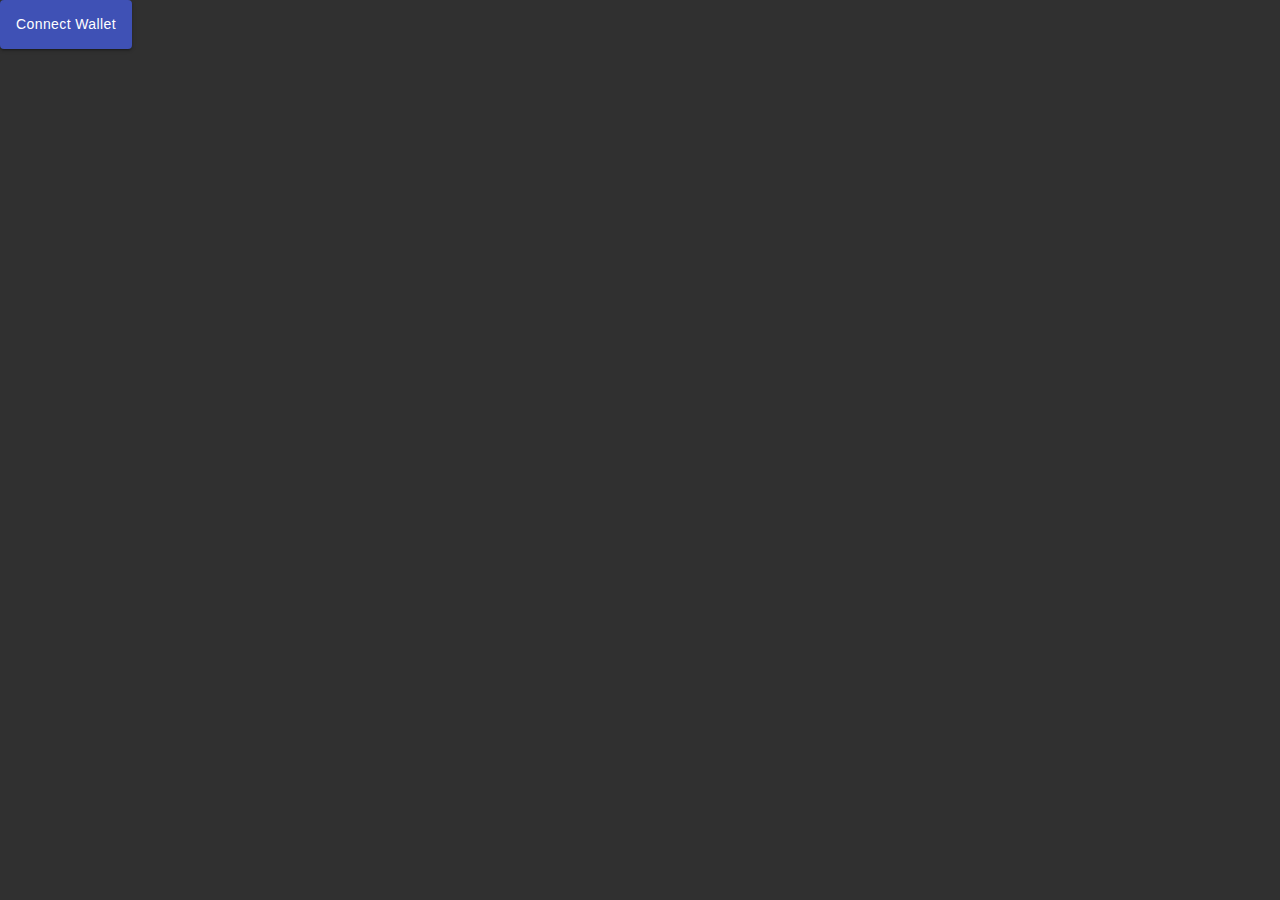
<file: index.html>
<!doctype html><html lang="en"><head><meta charset="utf-8"/><link rel="icon" href="/favicon.ico"/><meta name="viewport" content="width=device-width,initial-scale=1"/><meta name="theme-color" content="#000000"/><meta name="description" content="Web site created using create-react-app"/><link rel="apple-touch-icon" href="/logo192.png"/><link rel="manifest" href="/manifest.json"/><title>React App</title><link href="/static/css/main.0939a641.chunk.css" rel="stylesheet"></head><body><noscript>You need to enable JavaScript to run this app.</noscript><div id="root"></div><script>!function(e){function t(t){for(var n,i,a=t[0],c=t[1],l=t[2],s=0,p=[];s<a.length;s++)i=a[s],Object.prototype.hasOwnProperty.call(o,i)&&o[i]&&p.push(o[i][0]),o[i]=0;for(n in c)Object.prototype.hasOwnProperty.call(c,n)&&(e[n]=c[n]);for(f&&f(t);p.length;)p.shift()();return u.push.apply(u,l||[]),r()}function r(){for(var e,t=0;t<u.length;t++){for(var r=u[t],n=!0,a=1;a<r.length;a++){var c=r[a];0!==o[c]&&(n=!1)}n&&(u.splice(t--,1),e=i(i.s=r[0]))}return e}var n={},o={1:0},u=[];function i(t){if(n[t])return n[t].exports;var r=n[t]={i:t,l:!1,exports:{}};return e[t].call(r.exports,r,r.exports,i),r.l=!0,r.exports}i.e=function(e){var t=[],r=o[e];if(0!==r)if(r)t.push(r[2]);else{var n=new Promise((function(t,n){r=o[e]=[t,n]}));t.push(r[2]=n);var u,a=document.createElement("script");a.charset="utf-8",a.timeout=120,i.nc&&a.setAttribute("nonce",i.nc),a.src=function(e){return i.p+"static/js/"+({}[e]||e)+"."+{3:"8dfcd814"}[e]+".chunk.js"}(e);var c=new Error;u=function(t){a.onerror=a.onload=null,clearTimeout(l);var r=o[e];if(0!==r){if(r){var n=t&&("load"===t.type?"missing":t.type),u=t&&t.target&&t.target.src;c.message="Loading chunk "+e+" failed.\n("+n+": "+u+")",c.name="ChunkLoadError",c.type=n,c.request=u,r[1](c)}o[e]=void 0}};var l=setTimeout((function(){u({type:"timeout",target:a})}),12e4);a.onerror=a.onload=u,document.head.appendChild(a)}return Promise.all(t)},i.m=e,i.c=n,i.d=function(e,t,r){i.o(e,t)||Object.defineProperty(e,t,{enumerable:!0,get:r})},i.r=function(e){"undefined"!=typeof Symbol&&Symbol.toStringTag&&Object.defineProperty(e,Symbol.toStringTag,{value:"Module"}),Object.defineProperty(e,"__esModule",{value:!0})},i.t=function(e,t){if(1&t&&(e=i(e)),8&t)return e;if(4&t&&"object"==typeof e&&e&&e.__esModule)return e;var r=Object.create(null);if(i.r(r),Object.defineProperty(r,"default",{enumerable:!0,value:e}),2&t&&"string"!=typeof e)for(var n in e)i.d(r,n,function(t){return e[t]}.bind(null,n));return r},i.n=function(e){var t=e&&e.__esModule?function(){return e.default}:function(){return e};return i.d(t,"a",t),t},i.o=function(e,t){return Object.prototype.hasOwnProperty.call(e,t)},i.p="/",i.oe=function(e){throw console.error(e),e};var a=this["webpackJsonpcandy-machine-mint"]=this["webpackJsonpcandy-machine-mint"]||[],c=a.push.bind(a);a.push=t,a=a.slice();for(var l=0;l<a.length;l++)t(a[l]);var f=c;r()}([])</script><script src="/static/js/2.2fe8c63d.chunk.js"></script><script src="/static/js/main.02b1262c.chunk.js"></script></body></html>
</file>
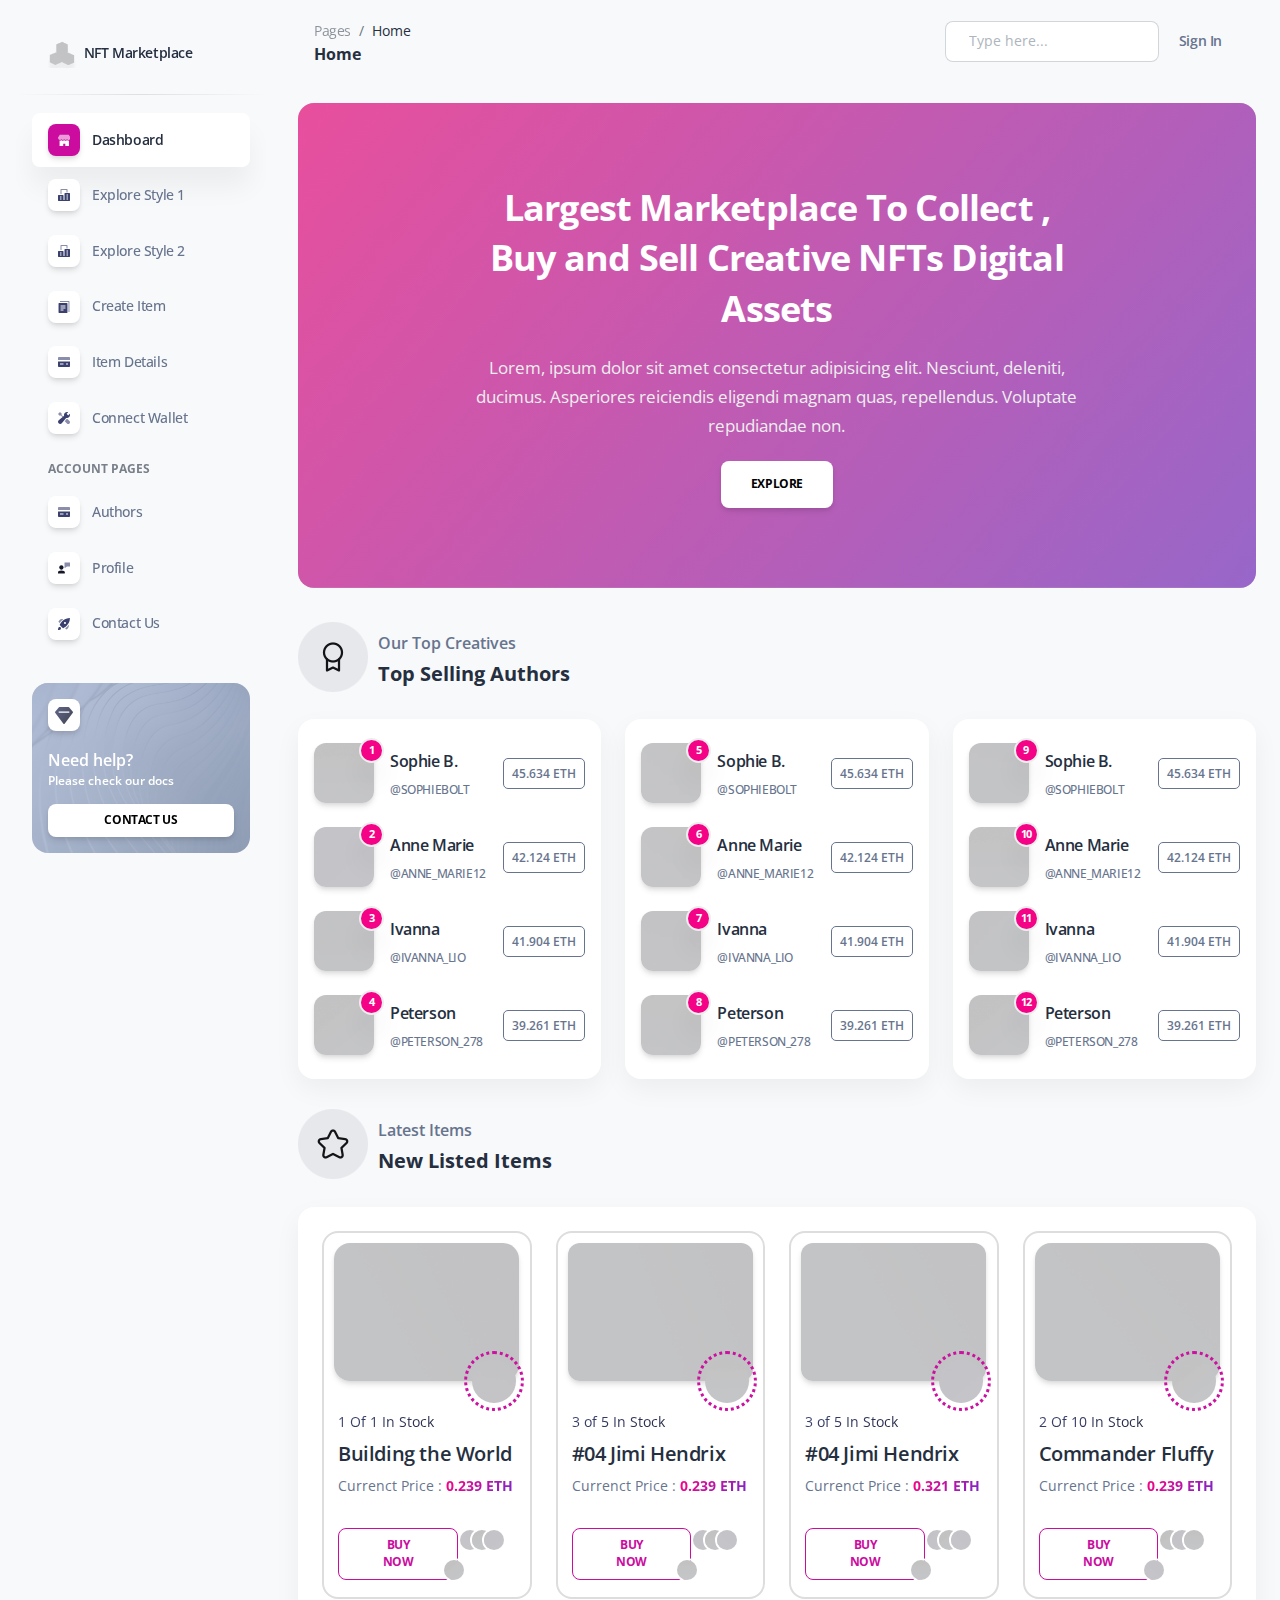
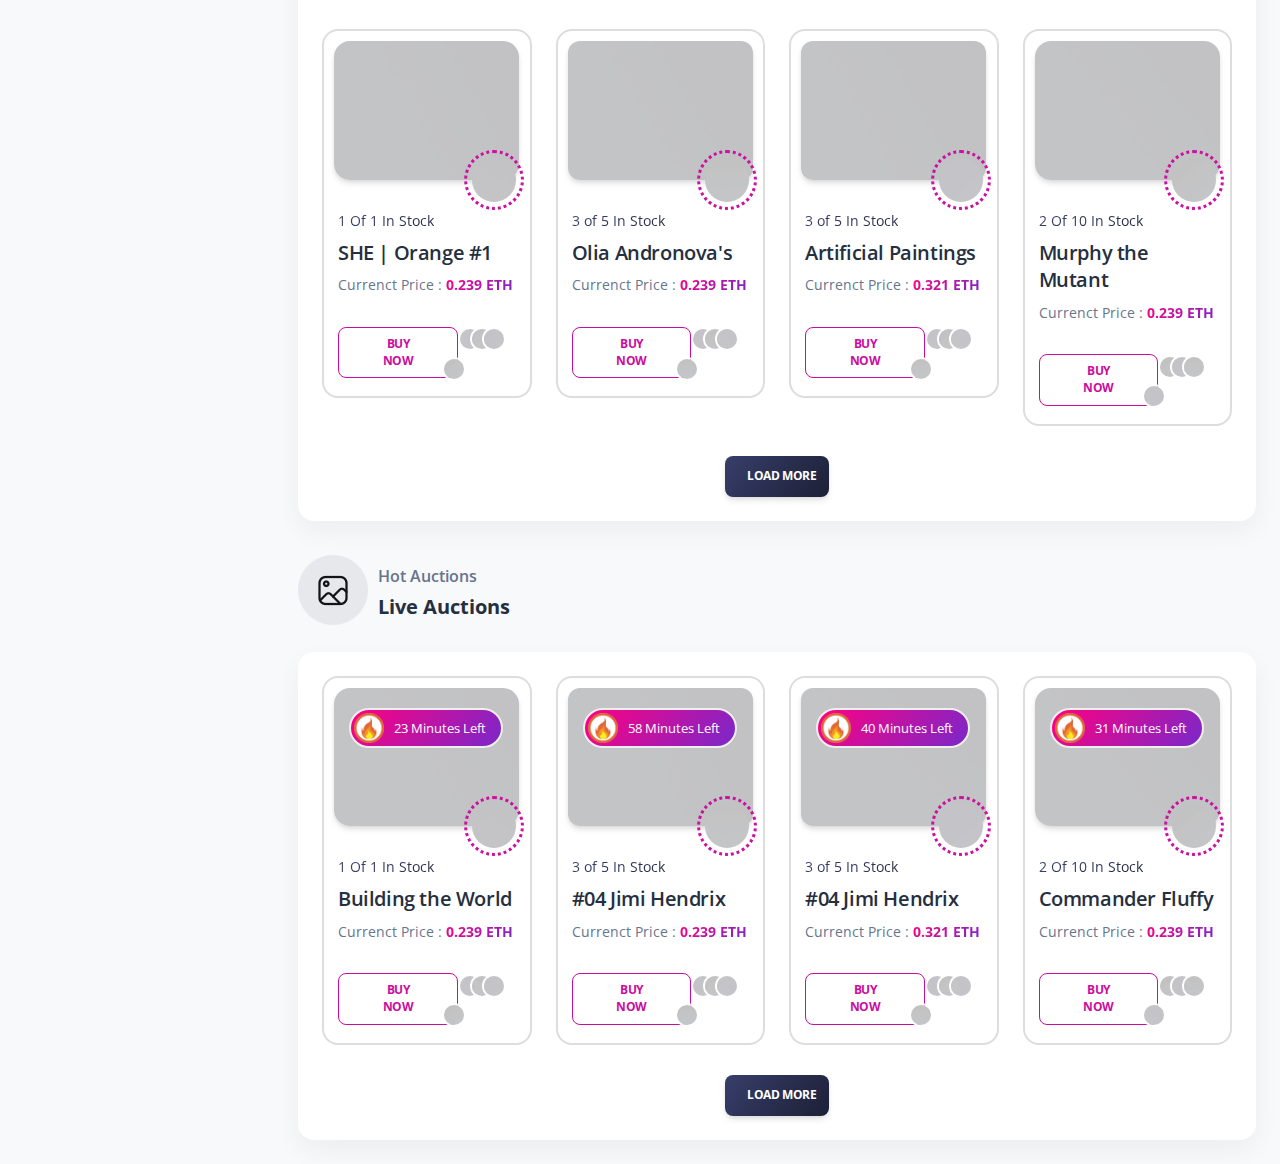
<file: Makram-Temp/Temp-Files/index.html>
<!DOCTYPE html>
<html lang="en">

<head>
  <meta charset="utf-8" />
  <meta name="viewport" content="width=device-width, initial-scale=1, shrink-to-fit=no">
  <link rel="apple-touch-icon" sizes="76x76" href="assets/img/apple-icon.png">
  <link rel="icon" type="image/png" href="assets/img/favicon.png">
  <title>
    NFT Marketplace
  </title>
  <!--     Fonts and icons     -->
  <link href="https://fonts.googleapis.com/css?family=Open+Sans:300,400,600,700" rel="stylesheet" />
  <!-- Nucleo Icons -->
  <link href="assets/css/nucleo-icons.css" rel="stylesheet" />
  <link href="assets/css/nucleo-svg.css" rel="stylesheet" />
  <!-- Font Awesome Icons -->
  <script src="assets/js/fontawesome.js"></script>
  <link href="assets/css/nucleo-svg.css" rel="stylesheet" />
  <!-- CSS Files -->
  <link href="assets/css/bootstrap.css" rel="stylesheet" />
  <link href="assets/css/style.css" rel="stylesheet" />
</head>

<body class="g-sidenav-show  bg-gray-100">
  <aside class="sidenav navbar navbar-vertical navbar-expand-xs border-0 border-radius-xl my-3 fixed-left ms-3" id="sidenav-main">
    <div class="sidenav-header">
      <i class="fas fa-times p-3 cursor-pointer text-secondary opacity-5 position-absolute right-0 top-0 d-none d-xl-none" aria-hidden="true" id="iconSidenav"></i>
      <a class="navbar-brand m-0" href="index.html">
        <img src="assets/img/logo-ct.png" class="navbar-brand-img h-100 w-15" alt="...">
        <span class="ms-1 font-weight-bold">NFT Marketplace</span>
      </a>
    </div>
    <hr class="horizontal dark mt-0">
    <div class="collapse navbar-collapse  w-auto" id="sidenav-collapse-main">
      <ul class="navbar-nav">
        <li class="nav-item">
          <a class="nav-link  active" href="index.html">
            <div class="icon icon-shape icon-sm shadow border-radius-md bg-white text-center me-2 d-flex align-items-center justify-content-center">
              <svg width="12px" height="12px" viewBox="0 0 45 40" version="1.1" xmlns="http://www.w3.org/2000/svg" xmlns:xlink="http://www.w3.org/1999/xlink">
                <title>shop </title>
                <g  stroke="none" stroke-width="1" fill="none" fill-rule="evenodd">
                  <g  transform="translate(-1716.000000, -439.000000)" fill="#FFFFFF" fill-rule="nonzero">
                    <g  transform="translate(1716.000000, 291.000000)">
                      <g id="shop-" transform="translate(0.000000, 148.000000)">
                        <path class="color-background" d="M46.7199583,10.7414583 L40.8449583,0.949791667 C40.4909749,0.360605034 39.8540131,0 39.1666667,0 L7.83333333,0 C7.1459869,0 6.50902508,0.360605034 6.15504167,0.949791667 L0.280041667,10.7414583 C0.0969176761,11.0460037 -1.23209662e-05,11.3946378 -1.23209662e-05,11.75 C-0.00758042603,16.0663731 3.48367543,19.5725301 7.80004167,19.5833333 L7.81570833,19.5833333 C9.75003686,19.5882688 11.6168794,18.8726691 13.0522917,17.5760417 C16.0171492,20.2556967 20.5292675,20.2556967 23.494125,17.5760417 C26.4604562,20.2616016 30.9794188,20.2616016 33.94575,17.5760417 C36.2421905,19.6477597 39.5441143,20.1708521 42.3684437,18.9103691 C45.1927731,17.649886 47.0084685,14.8428276 47.0000295,11.75 C47.0000295,11.3946378 46.9030823,11.0460037 46.7199583,10.7414583 Z"  opacity="0.598981585"></path>
                        <path class="color-background" d="M39.198,22.4912623 C37.3776246,22.4928106 35.5817531,22.0149171 33.951625,21.0951667 L33.92225,21.1107282 C31.1430221,22.6838032 27.9255001,22.9318916 24.9844167,21.7998837 C24.4750389,21.605469 23.9777983,21.3722567 23.4960833,21.1018359 L23.4745417,21.1129513 C20.6961809,22.6871153 17.4786145,22.9344611 14.5386667,21.7998837 C14.029926,21.6054643 13.533337,21.3722507 13.0522917,21.1018359 C11.4250962,22.0190609 9.63246555,22.4947009 7.81570833,22.4912623 C7.16510551,22.4842162 6.51607673,22.4173045 5.875,22.2911849 L5.875,44.7220845 C5.875,45.9498589 6.7517757,46.9451667 7.83333333,46.9451667 L19.5833333,46.9451667 L19.5833333,33.6066734 L27.4166667,33.6066734 L27.4166667,46.9451667 L39.1666667,46.9451667 C40.2482243,46.9451667 41.125,45.9498589 41.125,44.7220845 L41.125,22.2822926 C40.4887822,22.4116582 39.8442868,22.4815492 39.198,22.4912623 Z" ></path>
                      </g>
                    </g>
                  </g>
                </g>
              </svg>
            </div>
            <span class="nav-link-text ms-1">Dashboard</span>
          </a>
        </li>
        <li class="nav-item">
          <a class="nav-link  " href="explore.html">
            <div class="icon icon-shape icon-sm shadow border-radius-md bg-white text-center me-2 d-flex align-items-center justify-content-center">
              <svg width="12px" height="12px" viewBox="0 0 42 42" version="1.1" xmlns="http://www.w3.org/2000/svg" xmlns:xlink="http://www.w3.org/1999/xlink">
                <title>office</title>
                <g  stroke="none" stroke-width="1" fill="none" fill-rule="evenodd">
                  <g  transform="translate(-1869.000000, -293.000000)" fill="#FFFFFF" fill-rule="nonzero">
                    <g  transform="translate(1716.000000, 291.000000)">
                      <g  transform="translate(153.000000, 2.000000)">
                        <path class="color-background" d="M12.25,17.5 L8.75,17.5 L8.75,1.75 C8.75,0.78225 9.53225,0 10.5,0 L31.5,0 C32.46775,0 33.25,0.78225 33.25,1.75 L33.25,12.25 L29.75,12.25 L29.75,3.5 L12.25,3.5 L12.25,17.5 Z"  opacity="0.6"></path>
                        <path class="color-background" d="M40.25,14 L24.5,14 C23.53225,14 22.75,14.78225 22.75,15.75 L22.75,38.5 L19.25,38.5 L19.25,22.75 C19.25,21.78225 18.46775,21 17.5,21 L1.75,21 C0.78225,21 0,21.78225 0,22.75 L0,40.25 C0,41.21775 0.78225,42 1.75,42 L40.25,42 C41.21775,42 42,41.21775 42,40.25 L42,15.75 C42,14.78225 41.21775,14 40.25,14 Z M12.25,36.75 L7,36.75 L7,33.25 L12.25,33.25 L12.25,36.75 Z M12.25,29.75 L7,29.75 L7,26.25 L12.25,26.25 L12.25,29.75 Z M35,36.75 L29.75,36.75 L29.75,33.25 L35,33.25 L35,36.75 Z M35,29.75 L29.75,29.75 L29.75,26.25 L35,26.25 L35,29.75 Z M35,22.75 L29.75,22.75 L29.75,19.25 L35,19.25 L35,22.75 Z" ></path>
                      </g>
                    </g>
                  </g>
                </g>
              </svg>
            </div>
            <span class="nav-link-text ms-1">Explore Style 1</span>
          </a>
        </li>
        <li class="nav-item">
          <a class="nav-link " href="explore-2.html">
            <div class="icon icon-shape icon-sm shadow border-radius-md bg-white text-center me-2 d-flex align-items-center justify-content-center">
              <svg width="12px" height="12px" viewBox="0 0 42 42" version="1.1" xmlns="http://www.w3.org/2000/svg" xmlns:xlink="http://www.w3.org/1999/xlink">
                <title>office</title>
                <g  stroke="none" stroke-width="1" fill="none" fill-rule="evenodd">
                  <g  transform="translate(-1869.000000, -293.000000)" fill="#FFFFFF" fill-rule="nonzero">
                    <g  transform="translate(1716.000000, 291.000000)">
                      <g  transform="translate(153.000000, 2.000000)">
                        <path class="color-background" d="M12.25,17.5 L8.75,17.5 L8.75,1.75 C8.75,0.78225 9.53225,0 10.5,0 L31.5,0 C32.46775,0 33.25,0.78225 33.25,1.75 L33.25,12.25 L29.75,12.25 L29.75,3.5 L12.25,3.5 L12.25,17.5 Z"  opacity="0.6"></path>
                        <path class="color-background" d="M40.25,14 L24.5,14 C23.53225,14 22.75,14.78225 22.75,15.75 L22.75,38.5 L19.25,38.5 L19.25,22.75 C19.25,21.78225 18.46775,21 17.5,21 L1.75,21 C0.78225,21 0,21.78225 0,22.75 L0,40.25 C0,41.21775 0.78225,42 1.75,42 L40.25,42 C41.21775,42 42,41.21775 42,40.25 L42,15.75 C42,14.78225 41.21775,14 40.25,14 Z M12.25,36.75 L7,36.75 L7,33.25 L12.25,33.25 L12.25,36.75 Z M12.25,29.75 L7,29.75 L7,26.25 L12.25,26.25 L12.25,29.75 Z M35,36.75 L29.75,36.75 L29.75,33.25 L35,33.25 L35,36.75 Z M35,29.75 L29.75,29.75 L29.75,26.25 L35,26.25 L35,29.75 Z M35,22.75 L29.75,22.75 L29.75,19.25 L35,19.25 L35,22.75 Z" ></path>
                      </g>
                    </g>
                  </g>
                </g>
              </svg>
            </div>
            <span class="nav-link-text ms-1">Explore Style 2</span>
          </a>
        </li>
        <li class="nav-item">
          <a class="nav-link  " href="create-item.html">
            <div class="icon icon-shape icon-sm shadow border-radius-md bg-white text-center me-2 d-flex align-items-center justify-content-center">
              <svg width="12px" height="12px" viewBox="0 0 40 44" version="1.1" xmlns="http://www.w3.org/2000/svg" xmlns:xlink="http://www.w3.org/1999/xlink">
                <title>document</title>
                <g  stroke="none" stroke-width="1" fill="none" fill-rule="evenodd">
                  <g  transform="translate(-1870.000000, -591.000000)" fill="#FFFFFF" fill-rule="nonzero">
                    <g  transform="translate(1716.000000, 291.000000)">
                      <g  transform="translate(154.000000, 300.000000)">
                        <path class="color-background" d="M40,40 L36.3636364,40 L36.3636364,3.63636364 L5.45454545,3.63636364 L5.45454545,0 L38.1818182,0 C39.1854545,0 40,0.814545455 40,1.81818182 L40,40 Z"  opacity="0.603585379"></path>
                        <path class="color-background" d="M30.9090909,7.27272727 L1.81818182,7.27272727 C0.814545455,7.27272727 0,8.08727273 0,9.09090909 L0,41.8181818 C0,42.8218182 0.814545455,43.6363636 1.81818182,43.6363636 L30.9090909,43.6363636 C31.9127273,43.6363636 32.7272727,42.8218182 32.7272727,41.8181818 L32.7272727,9.09090909 C32.7272727,8.08727273 31.9127273,7.27272727 30.9090909,7.27272727 Z M18.1818182,34.5454545 L7.27272727,34.5454545 L7.27272727,30.9090909 L18.1818182,30.9090909 L18.1818182,34.5454545 Z M25.4545455,27.2727273 L7.27272727,27.2727273 L7.27272727,23.6363636 L25.4545455,23.6363636 L25.4545455,27.2727273 Z M25.4545455,20 L7.27272727,20 L7.27272727,16.3636364 L25.4545455,16.3636364 L25.4545455,20 Z" ></path>
                      </g>
                    </g>
                  </g>
                </g>
              </svg>
            </div>
            <span class="nav-link-text ms-1">Create Item</span>
          </a>
        </li>
        <li class="nav-item">
          <a class="nav-link " href="item-details.html">
            <div class="icon icon-shape icon-sm shadow border-radius-md bg-white text-center me-2 d-flex align-items-center justify-content-center">
              <svg width="12px" height="12px" viewBox="0 0 43 36" version="1.1" xmlns="http://www.w3.org/2000/svg" xmlns:xlink="http://www.w3.org/1999/xlink">
                <title>credit-card</title>
                <g  stroke="none" stroke-width="1" fill="none" fill-rule="evenodd">
                  <g  transform="translate(-2169.000000, -745.000000)" fill="#FFFFFF" fill-rule="nonzero">
                    <g  transform="translate(1716.000000, 291.000000)">
                      <g  transform="translate(453.000000, 454.000000)">
                        <path class="color-background" d="M43,10.7482083 L43,3.58333333 C43,1.60354167 41.3964583,0 39.4166667,0 L3.58333333,0 C1.60354167,0 0,1.60354167 0,3.58333333 L0,10.7482083 L43,10.7482083 Z"  opacity="0.593633743"></path>
                        <path class="color-background" d="M0,16.125 L0,32.25 C0,34.2297917 1.60354167,35.8333333 3.58333333,35.8333333 L39.4166667,35.8333333 C41.3964583,35.8333333 43,34.2297917 43,32.25 L43,16.125 L0,16.125 Z M19.7083333,26.875 L7.16666667,26.875 L7.16666667,23.2916667 L19.7083333,23.2916667 L19.7083333,26.875 Z M35.8333333,26.875 L28.6666667,26.875 L28.6666667,23.2916667 L35.8333333,23.2916667 L35.8333333,26.875 Z" ></path>
                      </g>
                    </g>
                  </g>
                </g>
              </svg>
            </div>
            <span class="nav-link-text ms-1">Item Details</span>
          </a>
        </li>
        <li class="nav-item">
          <a class="nav-link  " href="connect-wallet.html">
            <div class="icon icon-shape icon-sm shadow border-radius-md bg-white text-center me-2 d-flex align-items-center justify-content-center">
              <svg width="12px" height="12px" viewBox="0 0 40 40" version="1.1" xmlns="http://www.w3.org/2000/svg" xmlns:xlink="http://www.w3.org/1999/xlink">
                <title>settings</title>
                <g  stroke="none" stroke-width="1" fill="none" fill-rule="evenodd">
                  <g  transform="translate(-2020.000000, -442.000000)" fill="#FFFFFF" fill-rule="nonzero">
                    <g  transform="translate(1716.000000, 291.000000)">
                      <g id="settings" transform="translate(304.000000, 151.000000)">
                        <polygon class="color-background"  opacity="0.596981957" points="18.0883333 15.7316667 11.1783333 8.82166667 13.3333333 6.66666667 6.66666667 0 0 6.66666667 6.66666667 13.3333333 8.82166667 11.1783333 15.315 17.6716667"></polygon>
                        <path class="color-background" d="M31.5666667,23.2333333 C31.0516667,23.2933333 30.53,23.3333333 30,23.3333333 C29.4916667,23.3333333 28.9866667,23.3033333 28.48,23.245 L22.4116667,30.7433333 L29.9416667,38.2733333 C32.2433333,40.575 35.9733333,40.575 38.275,38.2733333 L38.275,38.2733333 C40.5766667,35.9716667 40.5766667,32.2416667 38.275,29.94 L31.5666667,23.2333333 Z"  opacity="0.596981957"></path>
                        <path class="color-background" d="M33.785,11.285 L28.715,6.215 L34.0616667,0.868333333 C32.82,0.315 31.4483333,0 30,0 C24.4766667,0 20,4.47666667 20,10 C20,10.99 20.1483333,11.9433333 20.4166667,12.8466667 L2.435,27.3966667 C0.95,28.7083333 0.0633333333,30.595 0.00333333333,32.5733333 C-0.0583333333,34.5533333 0.71,36.4916667 2.11,37.89 C3.47,39.2516667 5.27833333,40 7.20166667,40 C9.26666667,40 11.2366667,39.1133333 12.6033333,37.565 L27.1533333,19.5833333 C28.0566667,19.8516667 29.01,20 30,20 C35.5233333,20 40,15.5233333 40,10 C40,8.55166667 39.685,7.18 39.1316667,5.93666667 L33.785,11.285 Z" ></path>
                      </g>
                    </g>
                  </g>
                </g>
              </svg>
            </div>
            <span class="nav-link-text ms-1">Connect Wallet</span>
          </a>
        </li>
        <li class="nav-item mt-3">
          <h6 class="ps-4 ms-2 text-uppercase text-xs font-weight-bolder opacity-6">Account pages</h6>
        </li>
        <li class="nav-item">
          <a class="nav-link " href="authors.html">
            <div class="icon icon-shape icon-sm shadow border-radius-md bg-white text-center me-2 d-flex align-items-center justify-content-center">
              <svg width="12px" height="12px" viewBox="0 0 43 36" version="1.1" xmlns="http://www.w3.org/2000/svg" xmlns:xlink="http://www.w3.org/1999/xlink">
                <title>credit-card</title>
                <g  stroke="none" stroke-width="1" fill="none" fill-rule="evenodd">
                  <g  transform="translate(-2169.000000, -745.000000)" fill="#FFFFFF" fill-rule="nonzero">
                    <g  transform="translate(1716.000000, 291.000000)">
                      <g  transform="translate(453.000000, 454.000000)">
                        <path class="color-background" d="M43,10.7482083 L43,3.58333333 C43,1.60354167 41.3964583,0 39.4166667,0 L3.58333333,0 C1.60354167,0 0,1.60354167 0,3.58333333 L0,10.7482083 L43,10.7482083 Z"  opacity="0.593633743"></path>
                        <path class="color-background" d="M0,16.125 L0,32.25 C0,34.2297917 1.60354167,35.8333333 3.58333333,35.8333333 L39.4166667,35.8333333 C41.3964583,35.8333333 43,34.2297917 43,32.25 L43,16.125 L0,16.125 Z M19.7083333,26.875 L7.16666667,26.875 L7.16666667,23.2916667 L19.7083333,23.2916667 L19.7083333,26.875 Z M35.8333333,26.875 L28.6666667,26.875 L28.6666667,23.2916667 L35.8333333,23.2916667 L35.8333333,26.875 Z" ></path>
                      </g>
                    </g>
                  </g>
                </g>
              </svg>
            </div>
            <span class="nav-link-text ms-1">Authors</span>
          </a>
        </li>
        <li class="nav-item">
          <a class="nav-link  " href="profile.html">
            <div class="icon icon-shape icon-sm shadow border-radius-md bg-white text-center me-2 d-flex align-items-center justify-content-center">
              <svg width="12px" height="12px" viewBox="0 0 46 42" version="1.1" xmlns="http://www.w3.org/2000/svg" xmlns:xlink="http://www.w3.org/1999/xlink">
                <title>customer-support</title>
                <g  stroke="none" stroke-width="1" fill="none" fill-rule="evenodd">
                  <g  transform="translate(-1717.000000, -291.000000)" fill="#FFFFFF" fill-rule="nonzero">
                    <g  transform="translate(1716.000000, 291.000000)">
                      <g id="customer-support" transform="translate(1.000000, 0.000000)">
                        <path class="color-background" d="M45,0 L26,0 C25.447,0 25,0.447 25,1 L25,20 C25,20.379 25.214,20.725 25.553,20.895 C25.694,20.965 25.848,21 26,21 C26.212,21 26.424,20.933 26.6,20.8 L34.333,15 L45,15 C45.553,15 46,14.553 46,14 L46,1 C46,0.447 45.553,0 45,0 Z"  opacity="0.59858631"></path>
                        <path class="color-foreground" d="M22.883,32.86 C20.761,32.012 17.324,31 13,31 C8.676,31 5.239,32.012 3.116,32.86 C1.224,33.619 0,35.438 0,37.494 L0,41 C0,41.553 0.447,42 1,42 L25,42 C25.553,42 26,41.553 26,41 L26,37.494 C26,35.438 24.776,33.619 22.883,32.86 Z" ></path>
                        <path class="color-foreground" d="M13,28 C17.432,28 21,22.529 21,18 C21,13.589 17.411,10 13,10 C8.589,10 5,13.589 5,18 C5,22.529 8.568,28 13,28 Z" ></path>
                      </g>
                    </g>
                  </g>
                </g>
              </svg>
            </div>
            <span class="nav-link-text ms-1">Profile</span>
          </a>
        </li>
        <li class="nav-item">
          <a class="nav-link  " href="contact.html">
            <div class="icon icon-shape icon-sm shadow border-radius-md bg-white text-center me-2 d-flex align-items-center justify-content-center">
              <svg width="12px" height="20px" viewBox="0 0 40 40" version="1.1" xmlns="http://www.w3.org/2000/svg" xmlns:xlink="http://www.w3.org/1999/xlink">
                <title>spaceship</title>
                <g  stroke="none" stroke-width="1" fill="none" fill-rule="evenodd">
                  <g  transform="translate(-1720.000000, -592.000000)" fill="#FFFFFF" fill-rule="nonzero">
                    <g  transform="translate(1716.000000, 291.000000)">
                      <g  transform="translate(4.000000, 301.000000)">
                        <path class="color-background" d="M39.3,0.706666667 C38.9660984,0.370464027 38.5048767,0.192278529 38.0316667,0.216666667 C14.6516667,1.43666667 6.015,22.2633333 5.93166667,22.4733333 C5.68236407,23.0926189 5.82664679,23.8009159 6.29833333,24.2733333 L15.7266667,33.7016667 C16.2013871,34.1756798 16.9140329,34.3188658 17.535,34.065 C17.7433333,33.98 38.4583333,25.2466667 39.7816667,1.97666667 C39.8087196,1.50414529 39.6335979,1.04240574 39.3,0.706666667 Z M25.69,19.0233333 C24.7367525,19.9768687 23.3029475,20.2622391 22.0572426,19.7463614 C20.8115377,19.2304837 19.9992882,18.0149658 19.9992882,16.6666667 C19.9992882,15.3183676 20.8115377,14.1028496 22.0572426,13.5869719 C23.3029475,13.0710943 24.7367525,13.3564646 25.69,14.31 C26.9912731,15.6116662 26.9912731,17.7216672 25.69,19.0233333 L25.69,19.0233333 Z" ></path>
                        <path class="color-background" d="M1.855,31.4066667 C3.05106558,30.2024182 4.79973884,29.7296005 6.43969145,30.1670277 C8.07964407,30.6044549 9.36054508,31.8853559 9.7979723,33.5253085 C10.2353995,35.1652612 9.76258177,36.9139344 8.55833333,38.11 C6.70666667,39.9616667 0,40 0,40 C0,40 0,33.2566667 1.855,31.4066667 Z" ></path>
                        <path class="color-background" d="M17.2616667,3.90166667 C12.4943643,3.07192755 7.62174065,4.61673894 4.20333333,8.04166667 C3.31200265,8.94126033 2.53706177,9.94913142 1.89666667,11.0416667 C1.5109569,11.6966059 1.61721591,12.5295394 2.155,13.0666667 L5.47,16.3833333 C8.55036617,11.4946947 12.5559074,7.25476565 17.2616667,3.90166667 L17.2616667,3.90166667 Z"  opacity="0.598539807"></path>
                        <path class="color-background" d="M36.0983333,22.7383333 C36.9280725,27.5056357 35.3832611,32.3782594 31.9583333,35.7966667 C31.0587397,36.6879974 30.0508686,37.4629382 28.9583333,38.1033333 C28.3033941,38.4890431 27.4704606,38.3827841 26.9333333,37.845 L23.6166667,34.53 C28.5053053,31.4496338 32.7452344,27.4440926 36.0983333,22.7383333 L36.0983333,22.7383333 Z"  opacity="0.598539807"></path>
                      </g>
                    </g>
                  </g>
                </g>
              </svg>
            </div>
            <span class="nav-link-text ms-1">Contact Us</span>
          </a>
        </li>
        <li class="nav-item">
          <a class="nav-link  " href="sign-in.html">
            <div class="icon icon-shape icon-sm shadow border-radius-md bg-white text-center me-2 d-flex align-items-center justify-content-center">
              <svg width="12px" height="12px" viewBox="0 0 40 44" version="1.1" xmlns="http://www.w3.org/2000/svg" xmlns:xlink="http://www.w3.org/1999/xlink">
                <title>document</title>
                <g  stroke="none" stroke-width="1" fill="none" fill-rule="evenodd">
                  <g  transform="translate(-1870.000000, -591.000000)" fill="#FFFFFF" fill-rule="nonzero">
                    <g  transform="translate(1716.000000, 291.000000)">
                      <g  transform="translate(154.000000, 300.000000)">
                        <path class="color-background" d="M40,40 L36.3636364,40 L36.3636364,3.63636364 L5.45454545,3.63636364 L5.45454545,0 L38.1818182,0 C39.1854545,0 40,0.814545455 40,1.81818182 L40,40 Z"  opacity="0.603585379"></path>
                        <path class="color-background" d="M30.9090909,7.27272727 L1.81818182,7.27272727 C0.814545455,7.27272727 0,8.08727273 0,9.09090909 L0,41.8181818 C0,42.8218182 0.814545455,43.6363636 1.81818182,43.6363636 L30.9090909,43.6363636 C31.9127273,43.6363636 32.7272727,42.8218182 32.7272727,41.8181818 L32.7272727,9.09090909 C32.7272727,8.08727273 31.9127273,7.27272727 30.9090909,7.27272727 Z M18.1818182,34.5454545 L7.27272727,34.5454545 L7.27272727,30.9090909 L18.1818182,30.9090909 L18.1818182,34.5454545 Z M25.4545455,27.2727273 L7.27272727,27.2727273 L7.27272727,23.6363636 L25.4545455,23.6363636 L25.4545455,27.2727273 Z M25.4545455,20 L7.27272727,20 L7.27272727,16.3636364 L25.4545455,16.3636364 L25.4545455,20 Z" ></path>
                      </g>
                    </g>
                  </g>
                </g>
              </svg>
            </div>
            <span class="nav-link-text ms-1">Sign In</span>
          </a>
        </li>
        <li class="nav-item">
          <a class="nav-link  " href="sign-up.html">
            <div class="icon icon-shape icon-sm shadow border-radius-md bg-white text-center me-2 d-flex align-items-center justify-content-center">
              <svg width="12px" height="20px" viewBox="0 0 40 40" version="1.1" xmlns="http://www.w3.org/2000/svg" xmlns:xlink="http://www.w3.org/1999/xlink">
                <title>spaceship</title>
                <g  stroke="none" stroke-width="1" fill="none" fill-rule="evenodd">
                  <g  transform="translate(-1720.000000, -592.000000)" fill="#FFFFFF" fill-rule="nonzero">
                    <g  transform="translate(1716.000000, 291.000000)">
                      <g  transform="translate(4.000000, 301.000000)">
                        <path class="color-background" d="M39.3,0.706666667 C38.9660984,0.370464027 38.5048767,0.192278529 38.0316667,0.216666667 C14.6516667,1.43666667 6.015,22.2633333 5.93166667,22.4733333 C5.68236407,23.0926189 5.82664679,23.8009159 6.29833333,24.2733333 L15.7266667,33.7016667 C16.2013871,34.1756798 16.9140329,34.3188658 17.535,34.065 C17.7433333,33.98 38.4583333,25.2466667 39.7816667,1.97666667 C39.8087196,1.50414529 39.6335979,1.04240574 39.3,0.706666667 Z M25.69,19.0233333 C24.7367525,19.9768687 23.3029475,20.2622391 22.0572426,19.7463614 C20.8115377,19.2304837 19.9992882,18.0149658 19.9992882,16.6666667 C19.9992882,15.3183676 20.8115377,14.1028496 22.0572426,13.5869719 C23.3029475,13.0710943 24.7367525,13.3564646 25.69,14.31 C26.9912731,15.6116662 26.9912731,17.7216672 25.69,19.0233333 L25.69,19.0233333 Z" ></path>
                        <path class="color-background" d="M1.855,31.4066667 C3.05106558,30.2024182 4.79973884,29.7296005 6.43969145,30.1670277 C8.07964407,30.6044549 9.36054508,31.8853559 9.7979723,33.5253085 C10.2353995,35.1652612 9.76258177,36.9139344 8.55833333,38.11 C6.70666667,39.9616667 0,40 0,40 C0,40 0,33.2566667 1.855,31.4066667 Z" ></path>
                        <path class="color-background" d="M17.2616667,3.90166667 C12.4943643,3.07192755 7.62174065,4.61673894 4.20333333,8.04166667 C3.31200265,8.94126033 2.53706177,9.94913142 1.89666667,11.0416667 C1.5109569,11.6966059 1.61721591,12.5295394 2.155,13.0666667 L5.47,16.3833333 C8.55036617,11.4946947 12.5559074,7.25476565 17.2616667,3.90166667 L17.2616667,3.90166667 Z"  opacity="0.598539807"></path>
                        <path class="color-background" d="M36.0983333,22.7383333 C36.9280725,27.5056357 35.3832611,32.3782594 31.9583333,35.7966667 C31.0587397,36.6879974 30.0508686,37.4629382 28.9583333,38.1033333 C28.3033941,38.4890431 27.4704606,38.3827841 26.9333333,37.845 L23.6166667,34.53 C28.5053053,31.4496338 32.7452344,27.4440926 36.0983333,22.7383333 L36.0983333,22.7383333 Z"  opacity="0.598539807"></path>
                      </g>
                    </g>
                  </g>
                </g>
              </svg>
            </div>
            <span class="nav-link-text ms-1">Sign Up</span>
          </a>
        </li>
      </ul>
    </div>
    <div class="sidenav-footer mx-3 mt-3 pt-3">
      <div class="card card-background shadow-none card-background-mask-secondary" id="sidenavCard">
        <div class="full-background" style="background-image: url('assets/img/curved-images/white-curved.jpeg')"></div>
        <div class="card-body text-left p-3 w-100">
          <div class="icon icon-shape icon-sm bg-white shadow text-center mb-3 d-flex align-items-center justify-content-center border-radius-md">
            <i class="ni ni-diamond text-dark text-gradient text-lg top-0" aria-hidden="true" ></i>
          </div>
          <h6 class="text-white up mb-0">Need help?</h6>
          <p class="text-xs font-weight-bold">Please check our docs</p>
          <a href="contact.html" class="btn btn-white btn-sm w-100 mb-0">Contact Us</a>
        </div>
      </div>
    </div>
  </aside>

  <main class="main-content mt-1 border-radius-lg">
    <!-- Navbar -->
    <nav class="navbar navbar-main navbar-expand-lg px-0 mx-4 shadow-none border-radius-xl" id="navbarBlur" >
      <div class="container-fluid py-1 px-3">
        <nav aria-label="breadcrumb">
          <ol class="breadcrumb bg-transparent mb-0 pb-0 pt-1 px-0 me-sm-6 me-5">
            <li class="breadcrumb-item text-sm"><a class="opacity-5 text-dark" href="javascript:;">Pages</a></li>
            <li class="breadcrumb-item text-sm text-dark active" aria-current="page">Home</li>
          </ol>
          <h6 class="font-weight-bolder mb-0">Home</h6>
        </nav>
        <div class="collapse navbar-collapse mt-sm-0 mt-2 me-md-0 me-sm-4" id="navbar">
          <div class="ms-md-auto pe-md-3 d-flex align-items-center">
            <div class="input-group">
              <span class="input-group-text text-body"><i class="fas fa-search" aria-hidden="true"></i></span>
              <input type="text" class="form-control" placeholder="Type here...">
            </div>
          </div>
          <ul class="navbar-nav  justify-content-end">
            <li class="nav-item d-flex align-items-center">
              <a href="sign-in.html" class="nav-link text-body font-weight-bold px-0">
                <i class="fa fa-user me-sm-1"></i>
                <span class="d-sm-inline d-none mr-10">Sign In</span>
              </a>
            </li>
            <li class="nav-item d-xl-none px-3 d-flex align-items-center">
              <a href="javascript:;" class="nav-link text-body p-0" id="iconNavbarSidenav">
                <div class="sidenav-toggler-inner">
                  <i class="sidenav-toggler-line"></i>
                  <i class="sidenav-toggler-line"></i>
                  <i class="sidenav-toggler-line"></i>
                </div>
              </a>
            </li>
            
            <li class="nav-item dropdown pe-2 d-flex align-items-center">
              <a href="javascript:;" class="nav-link text-body p-0" id="dropdownMenuButton" data-bs-toggle="dropdown" aria-expanded="false">
                <i class="fa fa-bell cursor-pointer"></i>
              </a>
              <ul class="dropdown-menu dropdown-menu-end px-2 py-3 me-sm-n4" aria-labelledby="dropdownMenuButton">
                <li class="mb-2">
                  <a class="dropdown-item border-radius-md" href="javascript:;">
                    <div class="d-flex py-1">
                      <div class="my-auto">
                        <img src="assets/img/team-2.jpg" alt="img" class="avatar avatar-sm  me-3 ">
                      </div>
                      <div class="d-flex flex-column justify-content-center">
                        <h6 class="text-sm font-weight-normal mb-1">
                          <span class="font-weight-bold">New message</span> from Laur
                        </h6>
                        <p class="text-xs text-secondary mb-0">
                          <i class="fa fa-clock me-1"></i>
                          13 minutes ago
                        </p>
                      </div>
                    </div>
                  </a>
                </li>
                <li class="mb-2">
                  <a class="dropdown-item border-radius-md" href="javascript:;">
                    <div class="d-flex py-1">
                      <div class="my-auto">
                        <img src="assets/img/small-logos/logo-spotify.svg" alt="img" class="avatar avatar-sm bg-gradient-dark  me-3 ">
                      </div>
                      <div class="d-flex flex-column justify-content-center">
                        <h6 class="text-sm font-weight-normal mb-1">
                          <span class="font-weight-bold">New album</span> by Travis Scott
                        </h6>
                        <p class="text-xs text-secondary mb-0">
                          <i class="fa fa-clock me-1"></i>
                          1 day
                        </p>
                      </div>
                    </div>
                  </a>
                </li>
                <li>
                  <a class="dropdown-item border-radius-md" href="javascript:;">
                    <div class="d-flex py-1">
                      <div class="avatar avatar-sm bg-gradient-secondary  me-3  my-auto">
                        <svg width="12px" height="12px" viewBox="0 0 43 36" version="1.1" xmlns="http://www.w3.org/2000/svg" xmlns:xlink="http://www.w3.org/1999/xlink">
                          <title>credit-card</title>
                          <g  stroke="none" stroke-width="1" fill="none" fill-rule="evenodd">
                            <g  transform="translate(-2169.000000, -745.000000)" fill="#FFFFFF" fill-rule="nonzero">
                              <g  transform="translate(1716.000000, 291.000000)">
                                <g  transform="translate(453.000000, 454.000000)">
                                  <path class="color-background" d="M43,10.7482083 L43,3.58333333 C43,1.60354167 41.3964583,0 39.4166667,0 L3.58333333,0 C1.60354167,0 0,1.60354167 0,3.58333333 L0,10.7482083 L43,10.7482083 Z"  opacity="0.593633743"></path>
                                  <path class="color-background" d="M0,16.125 L0,32.25 C0,34.2297917 1.60354167,35.8333333 3.58333333,35.8333333 L39.4166667,35.8333333 C41.3964583,35.8333333 43,34.2297917 43,32.25 L43,16.125 L0,16.125 Z M19.7083333,26.875 L7.16666667,26.875 L7.16666667,23.2916667 L19.7083333,23.2916667 L19.7083333,26.875 Z M35.8333333,26.875 L28.6666667,26.875 L28.6666667,23.2916667 L35.8333333,23.2916667 L35.8333333,26.875 Z" ></path>
                                </g>
                              </g>
                            </g>
                          </g>
                        </svg>
                      </div>
                      <div class="d-flex flex-column justify-content-center">
                        <h6 class="text-sm font-weight-normal mb-1">
                          Payment successfully completed
                        </h6>
                        <p class="text-xs text-secondary mb-0">
                          <i class="fa fa-clock me-1"></i>
                          2 days
                        </p>
                      </div>
                    </div>
                  </a>
                </li>
              </ul>
            </li>
          </ul>
        </div>
      </div>
    </nav>
    <!-- End Navbar -->
    <div class="container-fluid py-4">
      <div class="main-header">
        <div class="row">
          <div class="col-xl-8 offset-xl-2 col-lg-10 offset-lg-1 col-md-12">
            <div class="header-content">
              <h1>Largest Marketplace To Collect , Buy and Sell Creative NFTs Digital Assets</h1>
              <p>Lorem, ipsum dolor sit amet consectetur adipisicing elit. Nesciunt, deleniti, ducimus. Asperiores reiciendis eligendi magnam quas, repellendus. Voluptate repudiandae non.</p>
              <a href="explore.html" class="btn btn-white mb-0">Explore</a>
            </div>
          </div>
        </div>
      </div>
    </div>

    <div class="container-fluid">
      <div class="section-heading d-flex mt-10p">
        <div class="img-div mr-10"><img src="assets/img/icons/1.png" alt=""></div>
        <div class="d-flex flex-column h-100">
          <p class="mb-1 pt-2 text-bold">Our Top Creatives</p>
          <h5 class="font-weight-bolder">Top Selling Authors</h5>
        </div>
      </div>
    </div>

    <div class="container-fluid py-4 pb-0">
      <div class="row">
        
        <div class="col-12 col-xl-4 col-md-6 mb-30">
          <div class="card h-100">
            <div class="card-body p-3">
              <ul class="list-group">
                <li class="list-group-item border-0 d-flex align-items-center px-0 mb-2">
                  <a href="profile.html" class="avatar v2 me-3">
                    <span class="author-num">1</span>
                    <img src="assets/img/team-2.jpg" alt="kal" class="border-radius-lg shadow">
                  </a>
                  <div class="d-flex align-items-start flex-column justify-content-center">
                    <a href="profile.html"><h6 class="author-name">Sophie B.</h6></a>
                    <a class="btn btn-link autho-link" href="profile.html">@SophieBolt</a>
                  </div>
                  <span class="auth-earning ms-auto">45.634 ETH</span>
                </li>
                <li class="list-group-item border-0 d-flex align-items-center px-0 mb-2">
                  <a href="profile.html" class="avatar v2 me-3">
                    <span class="author-num">2</span>
                    <img src="assets/img/team-3.jpg" alt="kal" class="border-radius-lg shadow">
                  </a>
                  <div class="d-flex align-items-start flex-column justify-content-center">
                    <a href="profile.html"><h6 class="author-name">Anne Marie</h6></a>
                    <a class="btn btn-link autho-link" href="profile.html">@Anne_Marie12</a>
                  </div>
                  <span class="auth-earning ms-auto">42.124 ETH</span>
                </li>
                <li class="list-group-item border-0 d-flex align-items-center px-0 mb-2">
                  <a href="profile.html" class="avatar v2 me-3">
                    <span class="author-num">3</span>
                    <img src="assets/img/authors/5.jpg" alt="kal" class="border-radius-lg shadow">
                  </a>
                  <div class="d-flex align-items-start flex-column justify-content-center">
                    <a href="profile.html"><h6 class="author-name">Ivanna</h6></a>
                    <a class="btn btn-link autho-link" href="profile.html">@Ivanna_lio</a>
                  </div>
                  <span class="auth-earning ms-auto">41.904 ETH</span>
                </li>
                <li class="list-group-item border-0 d-flex align-items-center px-0 mb-0">
                  <a href="profile.html" class="avatar v2 me-3">
                    <span class="author-num">4</span>
                    <img src="assets/img/team-4.jpg" alt="kal" class="border-radius-lg shadow">
                  </a>
                  <div class="d-flex align-items-start flex-column justify-content-center">
                    <a href="profile.html"><h6 class="author-name">Peterson</h6></a>
                    <a class="btn btn-link autho-link" href="profile.html">@Peterson_278</a>
                  </div>
                  <span class="auth-earning ms-auto">39.261 ETH</span>
                </li>
                
              </ul>
            </div>
          </div>
        </div>
        <div class="col-12 col-xl-4 col-md-6 mb-30">
          <div class="card h-100">
            <div class="card-body p-3">
              <ul class="list-group">
                <li class="list-group-item border-0 d-flex align-items-center px-0 mb-2">
                  <a href="profile.html" class="avatar v2 me-3">
                    <span class="author-num">5</span>
                    <img src="assets/img/authors/1.jpg" alt="kal" class="border-radius-lg shadow">
                  </a>
                  <div class="d-flex align-items-start flex-column justify-content-center">
                    <a href="profile.html"><h6 class="author-name">Sophie B.</h6></a>
                    <a class="btn btn-link autho-link" href="profile.html">@SophieBolt</a>
                  </div>
                  <span class="auth-earning ms-auto">45.634 ETH</span>
                </li>
                <li class="list-group-item border-0 d-flex align-items-center px-0 mb-2">
                  <a href="profile.html" class="avatar v2 me-3">
                    <span class="author-num">6</span>
                    <img src="assets/img/authors/2.jpg" alt="kal" class="border-radius-lg shadow">
                  </a>
                  <div class="d-flex align-items-start flex-column justify-content-center">
                    <a href="profile.html"><h6 class="author-name">Anne Marie</h6></a>
                    <a class="btn btn-link autho-link" href="profile.html">@Anne_Marie12</a>
                  </div>
                  <span class="auth-earning ms-auto">42.124 ETH</span>
                </li>
                <li class="list-group-item border-0 d-flex align-items-center px-0 mb-2">
                  <a href="profile.html" class="avatar v2 me-3">
                    <span class="author-num">7</span>
                    <img src="assets/img/authors/3.jpg" alt="kal" class="border-radius-lg shadow">
                  </a>
                  <div class="d-flex align-items-start flex-column justify-content-center">
                    <a href="profile.html"><h6 class="author-name">Ivanna</h6></a>
                    <a class="btn btn-link autho-link" href="profile.html">@Ivanna_lio</a>
                  </div>
                  <span class="auth-earning ms-auto">41.904 ETH</span>
                </li>
                <li class="list-group-item border-0 d-flex align-items-center px-0 mb-0">
                  <a href="profile.html" class="avatar v2 me-3">
                    <span class="author-num">8</span>
                    <img src="assets/img/authors/4.jpg" alt="kal" class="border-radius-lg shadow">
                  </a>
                  <div class="d-flex align-items-start flex-column justify-content-center">
                    <a href="profile.html"><h6 class="author-name">Peterson</h6></a>
                    <a class="btn btn-link autho-link" href="profile.html">@Peterson_278</a>
                  </div>
                  <span class="auth-earning ms-auto">39.261 ETH</span>
                </li>
                
              </ul>
            </div>
          </div>
        </div>
        <div class="col-12 col-xl-4 col-md-6 mb-30">
          <div class="card h-100">
            <div class="card-body p-3">
              <ul class="list-group">
                <li class="list-group-item border-0 d-flex align-items-center px-0 mb-2">
                  <a href="profile.html" class="avatar v2 me-3">
                    <span class="author-num">9</span>
                    <img src="assets/img/kal-visuals-square.jpg" alt="kal" class="border-radius-lg shadow">
                  </a>
                  <div class="d-flex align-items-start flex-column justify-content-center">
                    <a href="profile.html"><h6 class="author-name">Sophie B.</h6></a>
                    <a class="btn btn-link autho-link" href="profile.html">@SophieBolt</a>
                  </div>
                  <span class="auth-earning ms-auto">45.634 ETH</span>
                </li>
                <li class="list-group-item border-0 d-flex align-items-center px-0 mb-2">
                  <a href="profile.html" class="avatar v2 me-3">
                    <span class="author-num">10</span>
                    <img src="assets/img/team-2.jpg" alt="kal" class="border-radius-lg shadow">
                  </a>
                  <div class="d-flex align-items-start flex-column justify-content-center">
                    <a href="profile.html"><h6 class="author-name">Anne Marie</h6></a>
                    <a class="btn btn-link autho-link" href="profile.html">@Anne_Marie12</a>
                  </div>
                  <span class="auth-earning ms-auto">42.124 ETH</span>
                </li>
                <li class="list-group-item border-0 d-flex align-items-center px-0 mb-2">
                  <a href="profile.html" class="avatar v2 me-3">
                    <span class="author-num">11</span>
                    <img src="assets/img/authors/6.jpg" alt="kal" class="border-radius-lg shadow">
                  </a>
                  <div class="d-flex align-items-start flex-column justify-content-center">
                    <a href="profile.html"><h6 class="author-name">Ivanna</h6></a>
                    <a class="btn btn-link autho-link" href="profile.html">@Ivanna_lio</a>
                  </div>
                  <span class="auth-earning ms-auto">41.904 ETH</span>
                </li>
                <li class="list-group-item border-0 d-flex align-items-center px-0 mb-0">
                  <a href="profile.html" class="avatar v2 me-3">
                    <span class="author-num">12</span>
                    <img src="assets/img/team-4.jpg" alt="kal" class="border-radius-lg shadow">
                  </a>
                  <div class="d-flex align-items-start flex-column justify-content-center">
                    <a href="profile.html"><h6 class="author-name">Peterson</h6></a>
                    <a class="btn btn-link autho-link" href="profile.html">@Peterson_278</a>
                  </div>
                  <span class="auth-earning ms-auto">39.261 ETH</span>
                </li>
                
              </ul>
            </div>
          </div>
        </div>
      </div>
    </div>

    <div class="container-fluid">
      <div class="section-heading d-flex">
        <div class="img-div mr-10"><img src="assets/img/icons/2.png" alt=""></div>
        <div class="d-flex flex-column h-100">
          <p class="mb-1 pt-2 text-bold">Latest Items</p>
          <h5 class="font-weight-bolder">New Listed Items</h5>
        </div>
      </div>
    </div>


    <div class="container-fluid">
      <div class="col-12 py-4">
        <div class="card">
          
          <div class="card-body">
            <div class="row">
              <div class="col-xl-3 col-md-6 mb-xl-0">
                <div class="card card-blog card-plain">
                  <div class="position-relative">
                    <a class="d-block border-radius-xl">
                      <img src="assets/img/art/1.png" alt="img-blur-shadow" class="img-fluid shadow border-radius-xl">
                    </a>
                  </div>
                  <a href="profile.html" class="item-owner" data-bs-toggle="tooltip" data-bs-placement="bottom" title="" data-bs-original-title="view profile">
                    <img alt="Image placeholder" src="assets/img/authors/3.jpg">
                  </a>
                  <div class="item-cont card-body px-1 pb-0">
                    <p class="text-gradient text-dark mb-2 text-sm">1 Of 1 In Stock</p>
                    <a href="item-details.html">
                      <h5>
                        Building the World
                      </h5>
                    </a>
                    <p class="mb-4 text-sm">
                      Currenct Price : <span class="gradient-text">0.239 ETH</span>
                    </p>
                    <div class="d-flex align-items-center justify-content-between">
                      <a href="item-details.html"  class="btn btn-outline-primary btn-sm mb-0">Buy Now</a>
                      <div class="avatar-group mt-2">
                        <a href="javascript:;" class="avatar avatar-xs rounded-circle" data-bs-toggle="tooltip" data-bs-placement="bottom" title="" data-bs-original-title="Elena Morison">
                          <img alt="Image placeholder" src="assets/img/bruce-mars.jpg">
                        </a>
                        <a href="javascript:;" class="avatar avatar-xs rounded-circle" data-bs-toggle="tooltip" data-bs-placement="bottom" title="" data-bs-original-title="Ryan Milly">
                          <img alt="Image placeholder" src="assets/img/team-2.jpg">
                        </a>
                        <a href="javascript:;" class="avatar avatar-xs rounded-circle" data-bs-toggle="tooltip" data-bs-placement="bottom" title="" data-bs-original-title="Nick Daniel">
                          <img alt="Image placeholder" src="assets/img/team-3.jpg">
                        </a>
                        <a href="javascript:;" class="avatar avatar-xs rounded-circle" data-bs-toggle="tooltip" data-bs-placement="bottom" title="" data-bs-original-title="Peterson">
                          <img alt="Image placeholder" src="assets/img/team-4.jpg">
                        </a>
                      </div>
                    </div>
                  </div>
                </div>
              </div>
              <div class="col-xl-3 col-md-6 mb-xl-0">
                <div class="card card-blog card-plain">
                  <div class="position-relative">
                    <a class="d-block border-radius-xl">
                      <img src="assets/img/art/2.png" alt="img-blur-shadow" class="img-fluid shadow border-radius-lg">
                    </a>
                  </div>
                  <a href="profile.html" class="item-owner" data-bs-toggle="tooltip" data-bs-placement="bottom" title="" data-bs-original-title="view profile">
                    <img alt="Image placeholder" src="assets/img/team-2.jpg">
                  </a>
                  <div class="item-cont card-body px-1 pb-0">
                    <p class="text-gradient text-dark mb-2 text-sm">3 of 5 In Stock</p>
                    <a href="item-details.html">
                      <h5>
                        #04 Jimi Hendrix
                      </h5>
                    </a>
                    <p class="mb-4 text-sm">
                      Currenct Price : <span class="gradient-text">0.239 ETH</span>
                    </p>
                    <div class="d-flex align-items-center justify-content-between">
                      <a href="item-details.html"  class="btn btn-outline-primary btn-sm mb-0">Buy Now</a>
                      <div class="avatar-group mt-2">
                        <a href="javascript:;" class="avatar avatar-xs rounded-circle" data-bs-toggle="tooltip" data-bs-placement="bottom" title="" data-bs-original-title="Nick Daniel">
                          <img alt="Image placeholder" src="assets/img/team-3.jpg">
                        </a>
                        <a href="javascript:;" class="avatar avatar-xs rounded-circle" data-bs-toggle="tooltip" data-bs-placement="bottom" title="" data-bs-original-title="Peterson">
                          <img alt="Image placeholder" src="assets/img/team-4.jpg">
                        </a>
                        <a href="javascript:;" class="avatar avatar-xs rounded-circle" data-bs-toggle="tooltip" data-bs-placement="bottom" title="" data-bs-original-title="Elena Morison">
                          <img alt="Image placeholder" src="assets/img/bruce-mars.jpg">
                        </a>
                        <a href="javascript:;" class="avatar avatar-xs rounded-circle" data-bs-toggle="tooltip" data-bs-placement="bottom" title="" data-bs-original-title="Ryan Milly">
                          <img alt="Image placeholder" src="assets/img/team-2.jpg">
                        </a>
                      </div>
                    </div>
                  </div>
                </div>
              </div>
              <div class="col-xl-3 col-md-6 mb-xl-0">
                <div class="card card-blog card-plain">
                  <div class="position-relative">
                    <a class="d-block border-radius-xl">
                      <img src="assets/img/art/3.png" alt="img-blur-shadow" class="img-fluid shadow border-radius-lg">
                    </a>
                  </div>
                  <a href="profile.html" class="item-owner" data-bs-toggle="tooltip" data-bs-placement="bottom" title="" data-bs-original-title="view profile">
                    <img alt="Image placeholder" src="assets/img/team-3.jpg">
                  </a>
                  <div class="item-cont card-body px-1 pb-0">
                    <p class="text-gradient text-dark mb-2 text-sm">3 of 5 In Stock</p>
                    <a href="item-details.html">
                      <h5>
                        #04 Jimi Hendrix
                      </h5>
                    </a>
                    <p class="mb-4 text-sm">
                      Currenct Price : <span class="gradient-text">0.321 ETH</span>
                    </p>
                    <div class="d-flex align-items-center justify-content-between">
                      <a href="item-details.html"  class="btn btn-outline-primary btn-sm mb-0">Buy Now</a>
                      <div class="avatar-group mt-2">
                        <a href="javascript:;" class="avatar avatar-xs rounded-circle" data-bs-toggle="tooltip" data-bs-placement="bottom" title="" data-bs-original-title="Nick Daniel">
                          <img alt="Image placeholder" src="assets/img/team-3.jpg">
                        </a>
                        <a href="javascript:;" class="avatar avatar-xs rounded-circle" data-bs-toggle="tooltip" data-bs-placement="bottom" title="" data-bs-original-title="Peterson">
                          <img alt="Image placeholder" src="assets/img/team-4.jpg">
                        </a>
                        <a href="javascript:;" class="avatar avatar-xs rounded-circle" data-bs-toggle="tooltip" data-bs-placement="bottom" title="" data-bs-original-title="Elena Morison">
                          <img alt="Image placeholder" src="assets/img/bruce-mars.jpg">
                        </a>
                        <a href="javascript:;" class="avatar avatar-xs rounded-circle" data-bs-toggle="tooltip" data-bs-placement="bottom" title="" data-bs-original-title="Ryan Milly">
                          <img alt="Image placeholder" src="assets/img/team-2.jpg">
                        </a>
                      </div>
                    </div>
                  </div>
                </div>
              </div>
              <div class="col-xl-3 col-md-6 mb-xl-0">
                <div class="card card-blog card-plain">
                  <div class="position-relative">
                    <a class="d-block border-radius-xl">
                      <img src="assets/img/art/4.png" alt="img-blur-shadow" class="img-fluid shadow border-radius-xl">
                    </a>
                  </div>
                  <a href="profile.html" class="item-owner" data-bs-toggle="tooltip" data-bs-placement="bottom" title="" data-bs-original-title="view profile">
                    <img alt="Image placeholder" src="assets/img/team-4.jpg">
                  </a>
                  <div class="item-cont card-body px-1 pb-0">
                    <p class="text-gradient text-dark mb-2 text-sm">2 Of 10 In Stock</p>
                    <a href="item-details.html">
                      <h5>
                        Commander Fluffy
                      </h5>
                    </a>
                    <p class="mb-4 text-sm">
                      Currenct Price : <span class="gradient-text">0.239 ETH</span>
                    </p>
                    <div class="d-flex align-items-center justify-content-between">
                      <a href="item-details.html"  class="btn btn-outline-primary btn-sm mb-0">Buy Now</a>
                      <div class="avatar-group mt-2">
                        <a href="javascript:;" class="avatar avatar-xs rounded-circle" data-bs-toggle="tooltip" data-bs-placement="bottom" title="" data-bs-original-title="Peterson">
                          <img alt="Image placeholder" src="assets/img/team-4.jpg">
                        </a>
                        <a href="javascript:;" class="avatar avatar-xs rounded-circle" data-bs-toggle="tooltip" data-bs-placement="bottom" title="" data-bs-original-title="Nick Daniel">
                          <img alt="Image placeholder" src="assets/img/team-3.jpg">
                        </a>
                        <a href="javascript:;" class="avatar avatar-xs rounded-circle" data-bs-toggle="tooltip" data-bs-placement="bottom" title="" data-bs-original-title="Ryan Milly">
                          <img alt="Image placeholder" src="assets/img/team-2.jpg">
                        </a>
                        <a href="javascript:;" class="avatar avatar-xs rounded-circle" data-bs-toggle="tooltip" data-bs-placement="bottom" title="" data-bs-original-title="Elena Morison">
                          <img alt="Image placeholder" src="assets/img/bruce-mars.jpg">
                        </a>
                      </div>
                    </div>
                  </div>
                </div>
              </div>
              <div class="col-xl-3 col-md-6 mb-xl-0">
                <div class="card card-blog card-plain">
                  <div class="position-relative">
                    <a class="d-block border-radius-xl">
                      <img src="assets/img/art/5.png" alt="img-blur-shadow" class="img-fluid shadow border-radius-xl">
                    </a>
                  </div>
                  <a href="profile.html" class="item-owner" data-bs-toggle="tooltip" data-bs-placement="bottom" title="" data-bs-original-title="view profile">
                    <img alt="Image placeholder" src="assets/img/authors/3.jpg">
                  </a>
                  <div class="item-cont card-body px-1 pb-0">
                    <p class="text-gradient text-dark mb-2 text-sm">1 Of 1 In Stock</p>
                    <a href="item-details.html">
                      <h5>
                        SHE | Orange #1
                      </h5>
                    </a>
                    <p class="mb-4 text-sm">
                      Currenct Price : <span class="gradient-text">0.239 ETH</span>
                    </p>
                    <div class="d-flex align-items-center justify-content-between">
                      <a href="item-details.html"  class="btn btn-outline-primary btn-sm mb-0">Buy Now</a>
                      <div class="avatar-group mt-2">
                        <a href="javascript:;" class="avatar avatar-xs rounded-circle" data-bs-toggle="tooltip" data-bs-placement="bottom" title="" data-bs-original-title="Elena Morison">
                          <img alt="Image placeholder" src="assets/img/bruce-mars.jpg">
                        </a>
                        <a href="javascript:;" class="avatar avatar-xs rounded-circle" data-bs-toggle="tooltip" data-bs-placement="bottom" title="" data-bs-original-title="Ryan Milly">
                          <img alt="Image placeholder" src="assets/img/team-2.jpg">
                        </a>
                        <a href="javascript:;" class="avatar avatar-xs rounded-circle" data-bs-toggle="tooltip" data-bs-placement="bottom" title="" data-bs-original-title="Nick Daniel">
                          <img alt="Image placeholder" src="assets/img/team-3.jpg">
                        </a>
                        <a href="javascript:;" class="avatar avatar-xs rounded-circle" data-bs-toggle="tooltip" data-bs-placement="bottom" title="" data-bs-original-title="Peterson">
                          <img alt="Image placeholder" src="assets/img/team-4.jpg">
                        </a>
                      </div>
                    </div>
                  </div>
                </div>
              </div>
              <div class="col-xl-3 col-md-6 mb-xl-0">
                <div class="card card-blog card-plain">
                  <div class="position-relative">
                    <a class="d-block border-radius-xl">
                      <img src="assets/img/art/6.png" alt="img-blur-shadow" class="img-fluid shadow border-radius-lg">
                    </a>
                  </div>
                  <a href="profile.html" class="item-owner" data-bs-toggle="tooltip" data-bs-placement="bottom" title="" data-bs-original-title="view profile">
                    <img alt="Image placeholder" src="assets/img/team-2.jpg">
                  </a>
                  <div class="item-cont card-body px-1 pb-0">
                    <p class="text-gradient text-dark mb-2 text-sm">3 of 5 In Stock</p>
                    <a href="item-details.html">
                      <h5>
                        Olia Andronova's
                      </h5>
                    </a>
                    <p class="mb-4 text-sm">
                      Currenct Price : <span class="gradient-text">0.239 ETH</span>
                    </p>
                    <div class="d-flex align-items-center justify-content-between">
                      <a href="item-details.html"  class="btn btn-outline-primary btn-sm mb-0">Buy Now</a>
                      <div class="avatar-group mt-2">
                        <a href="javascript:;" class="avatar avatar-xs rounded-circle" data-bs-toggle="tooltip" data-bs-placement="bottom" title="" data-bs-original-title="Nick Daniel">
                          <img alt="Image placeholder" src="assets/img/team-3.jpg">
                        </a>
                        <a href="javascript:;" class="avatar avatar-xs rounded-circle" data-bs-toggle="tooltip" data-bs-placement="bottom" title="" data-bs-original-title="Peterson">
                          <img alt="Image placeholder" src="assets/img/team-4.jpg">
                        </a>
                        <a href="javascript:;" class="avatar avatar-xs rounded-circle" data-bs-toggle="tooltip" data-bs-placement="bottom" title="" data-bs-original-title="Elena Morison">
                          <img alt="Image placeholder" src="assets/img/bruce-mars.jpg">
                        </a>
                        <a href="javascript:;" class="avatar avatar-xs rounded-circle" data-bs-toggle="tooltip" data-bs-placement="bottom" title="" data-bs-original-title="Ryan Milly">
                          <img alt="Image placeholder" src="assets/img/team-2.jpg">
                        </a>
                      </div>
                    </div>
                  </div>
                </div>
              </div>
              <div class="col-xl-3 col-md-6 mb-xl-0">
                <div class="card card-blog card-plain">
                  <div class="position-relative">
                    <a class="d-block border-radius-xl">
                      <img src="assets/img/art/7.png" alt="img-blur-shadow" class="img-fluid shadow border-radius-lg">
                    </a>
                  </div>
                  <a href="profile.html" class="item-owner" data-bs-toggle="tooltip" data-bs-placement="bottom" title="" data-bs-original-title="view profile">
                    <img alt="Image placeholder" src="assets/img/team-3.jpg">
                  </a>
                  <div class="item-cont card-body px-1 pb-0">
                    <p class="text-gradient text-dark mb-2 text-sm">3 of 5 In Stock</p>
                    <a href="item-details.html">
                      <h5>
                        Artificial Paintings
                      </h5>
                    </a>
                    <p class="mb-4 text-sm">
                      Currenct Price : <span class="gradient-text">0.321 ETH</span>
                    </p>
                    <div class="d-flex align-items-center justify-content-between">
                      <a href="item-details.html"  class="btn btn-outline-primary btn-sm mb-0">Buy Now</a>
                      <div class="avatar-group mt-2">
                        <a href="javascript:;" class="avatar avatar-xs rounded-circle" data-bs-toggle="tooltip" data-bs-placement="bottom" title="" data-bs-original-title="Nick Daniel">
                          <img alt="Image placeholder" src="assets/img/team-3.jpg">
                        </a>
                        <a href="javascript:;" class="avatar avatar-xs rounded-circle" data-bs-toggle="tooltip" data-bs-placement="bottom" title="" data-bs-original-title="Peterson">
                          <img alt="Image placeholder" src="assets/img/team-4.jpg">
                        </a>
                        <a href="javascript:;" class="avatar avatar-xs rounded-circle" data-bs-toggle="tooltip" data-bs-placement="bottom" title="" data-bs-original-title="Elena Morison">
                          <img alt="Image placeholder" src="assets/img/bruce-mars.jpg">
                        </a>
                        <a href="javascript:;" class="avatar avatar-xs rounded-circle" data-bs-toggle="tooltip" data-bs-placement="bottom" title="" data-bs-original-title="Ryan Milly">
                          <img alt="Image placeholder" src="assets/img/team-2.jpg">
                        </a>
                      </div>
                    </div>
                  </div>
                </div>
              </div>
              <div class="col-xl-3 col-md-6 mb-xl-0">
                <div class="card card-blog card-plain">
                  <div class="position-relative">
                    <a class="d-block border-radius-xl">
                      <img src="assets/img/art/8.png" alt="img-blur-shadow" class="img-fluid shadow border-radius-xl">
                    </a>
                  </div>
                  <a href="profile.html" class="item-owner" data-bs-toggle="tooltip" data-bs-placement="bottom" title="" data-bs-original-title="view profile">
                    <img alt="Image placeholder" src="assets/img/team-4.jpg">
                  </a>
                  <div class="item-cont card-body px-1 pb-0">
                    <p class="text-gradient text-dark mb-2 text-sm">2 Of 10 In Stock</p>
                    <a href="item-details.html">
                      <h5>
                        Murphy the Mutant
                      </h5>
                    </a>
                    <p class="mb-4 text-sm">
                      Currenct Price : <span class="gradient-text">0.239 ETH</span>
                    </p>
                    <div class="d-flex align-items-center justify-content-between">
                      <a href="item-details.html"  class="btn btn-outline-primary btn-sm mb-0">Buy Now</a>
                      <div class="avatar-group mt-2">
                        <a href="javascript:;" class="avatar avatar-xs rounded-circle" data-bs-toggle="tooltip" data-bs-placement="bottom" title="" data-bs-original-title="Peterson">
                          <img alt="Image placeholder" src="assets/img/team-4.jpg">
                        </a>
                        <a href="javascript:;" class="avatar avatar-xs rounded-circle" data-bs-toggle="tooltip" data-bs-placement="bottom" title="" data-bs-original-title="Nick Daniel">
                          <img alt="Image placeholder" src="assets/img/team-3.jpg">
                        </a>
                        <a href="javascript:;" class="avatar avatar-xs rounded-circle" data-bs-toggle="tooltip" data-bs-placement="bottom" title="" data-bs-original-title="Ryan Milly">
                          <img alt="Image placeholder" src="assets/img/team-2.jpg">
                        </a>
                        <a href="javascript:;" class="avatar avatar-xs rounded-circle" data-bs-toggle="tooltip" data-bs-placement="bottom" title="" data-bs-original-title="Elena Morison">
                          <img alt="Image placeholder" src="assets/img/bruce-mars.jpg">
                        </a>
                      </div>
                    </div>
                  </div>
                </div>
              </div>
              <div class="col-md-12 text-center">
                <a class="btn bg-gradient-dark mb-0" href="explore.html"><i class="fas fa-plus mr-10" aria-hidden="true"></i>Load More</a>
              </div>
            </div>
          </div>
        </div>
      </div>
    </div>

    <div class="container-fluid">
      <div class="section-heading d-flex mt-10p">
        <div class="img-div mr-10"><img src="assets/img/icons/3.png" alt=""></div>
        <div class="d-flex flex-column h-100">
          <p class="mb-1 pt-2 text-bold">Hot Auctions</p>
          <h5 class="font-weight-bolder">Live Auctions</h5>
        </div>
      </div>
    </div>

    <div class="container-fluid">
      <div class="col-12 py-4">
        <div class="card">
          
          <div class="card-body">
            <div class="row">
              <div class="col-xl-3 col-md-6 mb-xl-0">
                <div class="card card-blog card-plain">
                  <div class="position-relative">
                    <a class="d-block border-radius-xl">
                      <img src="assets/img/art/9.png" alt="img-blur-shadow" class="img-fluid shadow border-radius-xl">
                    </a>
                  </div>
                  <div class="auction-timer">
                    <img src="assets/img/icons/fire.png" width="30" alt="">
                    <p>23 Minutes Left</p>
                  </div>
                  <a href="profile.html" class="item-owner" data-bs-toggle="tooltip" data-bs-placement="bottom" title="" data-bs-original-title="view profile">
                    <img alt="Image placeholder" src="assets/img/authors/3.jpg">
                  </a>
                  <div class="item-cont card-body px-1 pb-0">
                    <p class="text-gradient text-dark mb-2 text-sm">1 Of 1 In Stock</p>
                    <a href="item-details.html">
                      <h5>
                        Building the World
                      </h5>
                    </a>
                    <p class="mb-4 text-sm">
                      Currenct Price : <span class="gradient-text">0.239 ETH</span>
                    </p>
                    <div class="d-flex align-items-center justify-content-between">
                      <a href="item-details.html"  class="btn btn-outline-primary btn-sm mb-0">Buy Now</a>
                      <div class="avatar-group mt-2">
                        <a href="javascript:;" class="avatar avatar-xs rounded-circle" data-bs-toggle="tooltip" data-bs-placement="bottom" title="" data-bs-original-title="Elena Morison">
                          <img alt="Image placeholder" src="assets/img/bruce-mars.jpg">
                        </a>
                        <a href="javascript:;" class="avatar avatar-xs rounded-circle" data-bs-toggle="tooltip" data-bs-placement="bottom" title="" data-bs-original-title="Ryan Milly">
                          <img alt="Image placeholder" src="assets/img/team-2.jpg">
                        </a>
                        <a href="javascript:;" class="avatar avatar-xs rounded-circle" data-bs-toggle="tooltip" data-bs-placement="bottom" title="" data-bs-original-title="Nick Daniel">
                          <img alt="Image placeholder" src="assets/img/team-3.jpg">
                        </a>
                        <a href="javascript:;" class="avatar avatar-xs rounded-circle" data-bs-toggle="tooltip" data-bs-placement="bottom" title="" data-bs-original-title="Peterson">
                          <img alt="Image placeholder" src="assets/img/team-4.jpg">
                        </a>
                      </div>
                    </div>
                  </div>
                </div>
              </div>
              <div class="col-xl-3 col-md-6 mb-xl-0">
                <div class="card card-blog card-plain">
                  <div class="position-relative">
                    <a class="d-block border-radius-xl">
                      <img src="assets/img/art/10.png" alt="img-blur-shadow" class="img-fluid shadow border-radius-lg">
                    </a>
                  </div>
                  <div class="auction-timer">
                    <img src="assets/img/icons/fire.png" width="30" alt="">
                    <p>58 Minutes Left</p>
                  </div>
                  <a href="profile.html" class="item-owner" data-bs-toggle="tooltip" data-bs-placement="bottom" title="" data-bs-original-title="view profile">
                    <img alt="Image placeholder" src="assets/img/team-2.jpg">
                  </a>
                  <div class="item-cont card-body px-1 pb-0">
                    <p class="text-gradient text-dark mb-2 text-sm">3 of 5 In Stock</p>
                    <a href="item-details.html">
                      <h5>
                        #04 Jimi Hendrix
                      </h5>
                    </a>
                    <p class="mb-4 text-sm">
                      Currenct Price : <span class="gradient-text">0.239 ETH</span>
                    </p>
                    <div class="d-flex align-items-center justify-content-between">
                      <a href="item-details.html"  class="btn btn-outline-primary btn-sm mb-0">Buy Now</a>
                      <div class="avatar-group mt-2">
                        <a href="javascript:;" class="avatar avatar-xs rounded-circle" data-bs-toggle="tooltip" data-bs-placement="bottom" title="" data-bs-original-title="Nick Daniel">
                          <img alt="Image placeholder" src="assets/img/team-3.jpg">
                        </a>
                        <a href="javascript:;" class="avatar avatar-xs rounded-circle" data-bs-toggle="tooltip" data-bs-placement="bottom" title="" data-bs-original-title="Peterson">
                          <img alt="Image placeholder" src="assets/img/team-4.jpg">
                        </a>
                        <a href="javascript:;" class="avatar avatar-xs rounded-circle" data-bs-toggle="tooltip" data-bs-placement="bottom" title="" data-bs-original-title="Elena Morison">
                          <img alt="Image placeholder" src="assets/img/bruce-mars.jpg">
                        </a>
                        <a href="javascript:;" class="avatar avatar-xs rounded-circle" data-bs-toggle="tooltip" data-bs-placement="bottom" title="" data-bs-original-title="Ryan Milly">
                          <img alt="Image placeholder" src="assets/img/team-2.jpg">
                        </a>
                      </div>
                    </div>
                  </div>
                </div>
              </div>
              <div class="col-xl-3 col-md-6 mb-xl-0">
                <div class="card card-blog card-plain">
                  <div class="position-relative">
                    <a class="d-block border-radius-xl">
                      <img src="assets/img/art/11.png" alt="img-blur-shadow" class="img-fluid shadow border-radius-lg">
                    </a>
                  </div>
                  <div class="auction-timer">
                    <img src="assets/img/icons/fire.png" width="30" alt="">
                    <p>40 Minutes Left</p>
                  </div>
                  <a href="profile.html" class="item-owner" data-bs-toggle="tooltip" data-bs-placement="bottom" title="" data-bs-original-title="view profile">
                    <img alt="Image placeholder" src="assets/img/team-3.jpg">
                  </a>
                  <div class="item-cont card-body px-1 pb-0">
                    <p class="text-gradient text-dark mb-2 text-sm">3 of 5 In Stock</p>
                    <a href="item-details.html">
                      <h5>
                        #04 Jimi Hendrix
                      </h5>
                    </a>
                    <p class="mb-4 text-sm">
                      Currenct Price : <span class="gradient-text">0.321 ETH</span>
                    </p>
                    <div class="d-flex align-items-center justify-content-between">
                      <a href="item-details.html"  class="btn btn-outline-primary btn-sm mb-0">Buy Now</a>
                      <div class="avatar-group mt-2">
                        <a href="javascript:;" class="avatar avatar-xs rounded-circle" data-bs-toggle="tooltip" data-bs-placement="bottom" title="" data-bs-original-title="Nick Daniel">
                          <img alt="Image placeholder" src="assets/img/team-3.jpg">
                        </a>
                        <a href="javascript:;" class="avatar avatar-xs rounded-circle" data-bs-toggle="tooltip" data-bs-placement="bottom" title="" data-bs-original-title="Peterson">
                          <img alt="Image placeholder" src="assets/img/team-4.jpg">
                        </a>
                        <a href="javascript:;" class="avatar avatar-xs rounded-circle" data-bs-toggle="tooltip" data-bs-placement="bottom" title="" data-bs-original-title="Elena Morison">
                          <img alt="Image placeholder" src="assets/img/bruce-mars.jpg">
                        </a>
                        <a href="javascript:;" class="avatar avatar-xs rounded-circle" data-bs-toggle="tooltip" data-bs-placement="bottom" title="" data-bs-original-title="Ryan Milly">
                          <img alt="Image placeholder" src="assets/img/team-2.jpg">
                        </a>
                      </div>
                    </div>
                  </div>
                </div>
              </div>
              <div class="col-xl-3 col-md-6 mb-xl-0">
                <div class="card card-blog card-plain">
                  <div class="position-relative">
                    <a class="d-block border-radius-xl">
                      <img src="assets/img/art/4.png" alt="img-blur-shadow" class="img-fluid shadow border-radius-xl">
                    </a>
                  </div>
                  <div class="auction-timer">
                    <img src="assets/img/icons/fire.png" width="30" alt="">
                    <p>31 Minutes Left</p>
                  </div>
                  <a href="profile.html" class="item-owner" data-bs-toggle="tooltip" data-bs-placement="bottom" title="" data-bs-original-title="view profile">
                    <img alt="Image placeholder" src="assets/img/team-4.jpg">
                  </a>
                  <div class="item-cont card-body px-1 pb-0">
                    <p class="text-gradient text-dark mb-2 text-sm">2 Of 10 In Stock</p>
                    <a href="item-details.html">
                      <h5>
                        Commander Fluffy
                      </h5>
                    </a>
                    <p class="mb-4 text-sm">
                      Currenct Price : <span class="gradient-text">0.239 ETH</span>
                    </p>
                    <div class="d-flex align-items-center justify-content-between">
                      <a href="item-details.html"  class="btn btn-outline-primary btn-sm mb-0">Buy Now</a>
                      <div class="avatar-group mt-2">
                        <a href="javascript:;" class="avatar avatar-xs rounded-circle" data-bs-toggle="tooltip" data-bs-placement="bottom" title="" data-bs-original-title="Peterson">
                          <img alt="Image placeholder" src="assets/img/team-4.jpg">
                        </a>
                        <a href="javascript:;" class="avatar avatar-xs rounded-circle" data-bs-toggle="tooltip" data-bs-placement="bottom" title="" data-bs-original-title="Nick Daniel">
                          <img alt="Image placeholder" src="assets/img/team-3.jpg">
                        </a>
                        <a href="javascript:;" class="avatar avatar-xs rounded-circle" data-bs-toggle="tooltip" data-bs-placement="bottom" title="" data-bs-original-title="Ryan Milly">
                          <img alt="Image placeholder" src="assets/img/team-2.jpg">
                        </a>
                        <a href="javascript:;" class="avatar avatar-xs rounded-circle" data-bs-toggle="tooltip" data-bs-placement="bottom" title="" data-bs-original-title="Elena Morison">
                          <img alt="Image placeholder" src="assets/img/bruce-mars.jpg">
                        </a>
                      </div>
                    </div>
                  </div>
                </div>
              </div>
             
              <div class="col-md-12 text-center">
                <a class="btn bg-gradient-dark mb-0" href="explore.html"><i class="fas fa-plus mr-10" aria-hidden="true"></i>Load More</a>
              </div>
            </div>
          </div>
        </div>
      </div>
    </div>

  </main>

  <!--   Core JS Files   -->
  <script src="assets/js/core/popper.min.js"></script>
  <script src="assets/js/core/bootstrap.min.js"></script>
  <script src="assets/js/plugins/smooth-scrollbar.min.js"></script>
  <!--  parallax effects, scripts for the example pages etc -->
  <script src="assets/js/scripts.js"></script>
  
</body>

</html>
</file>
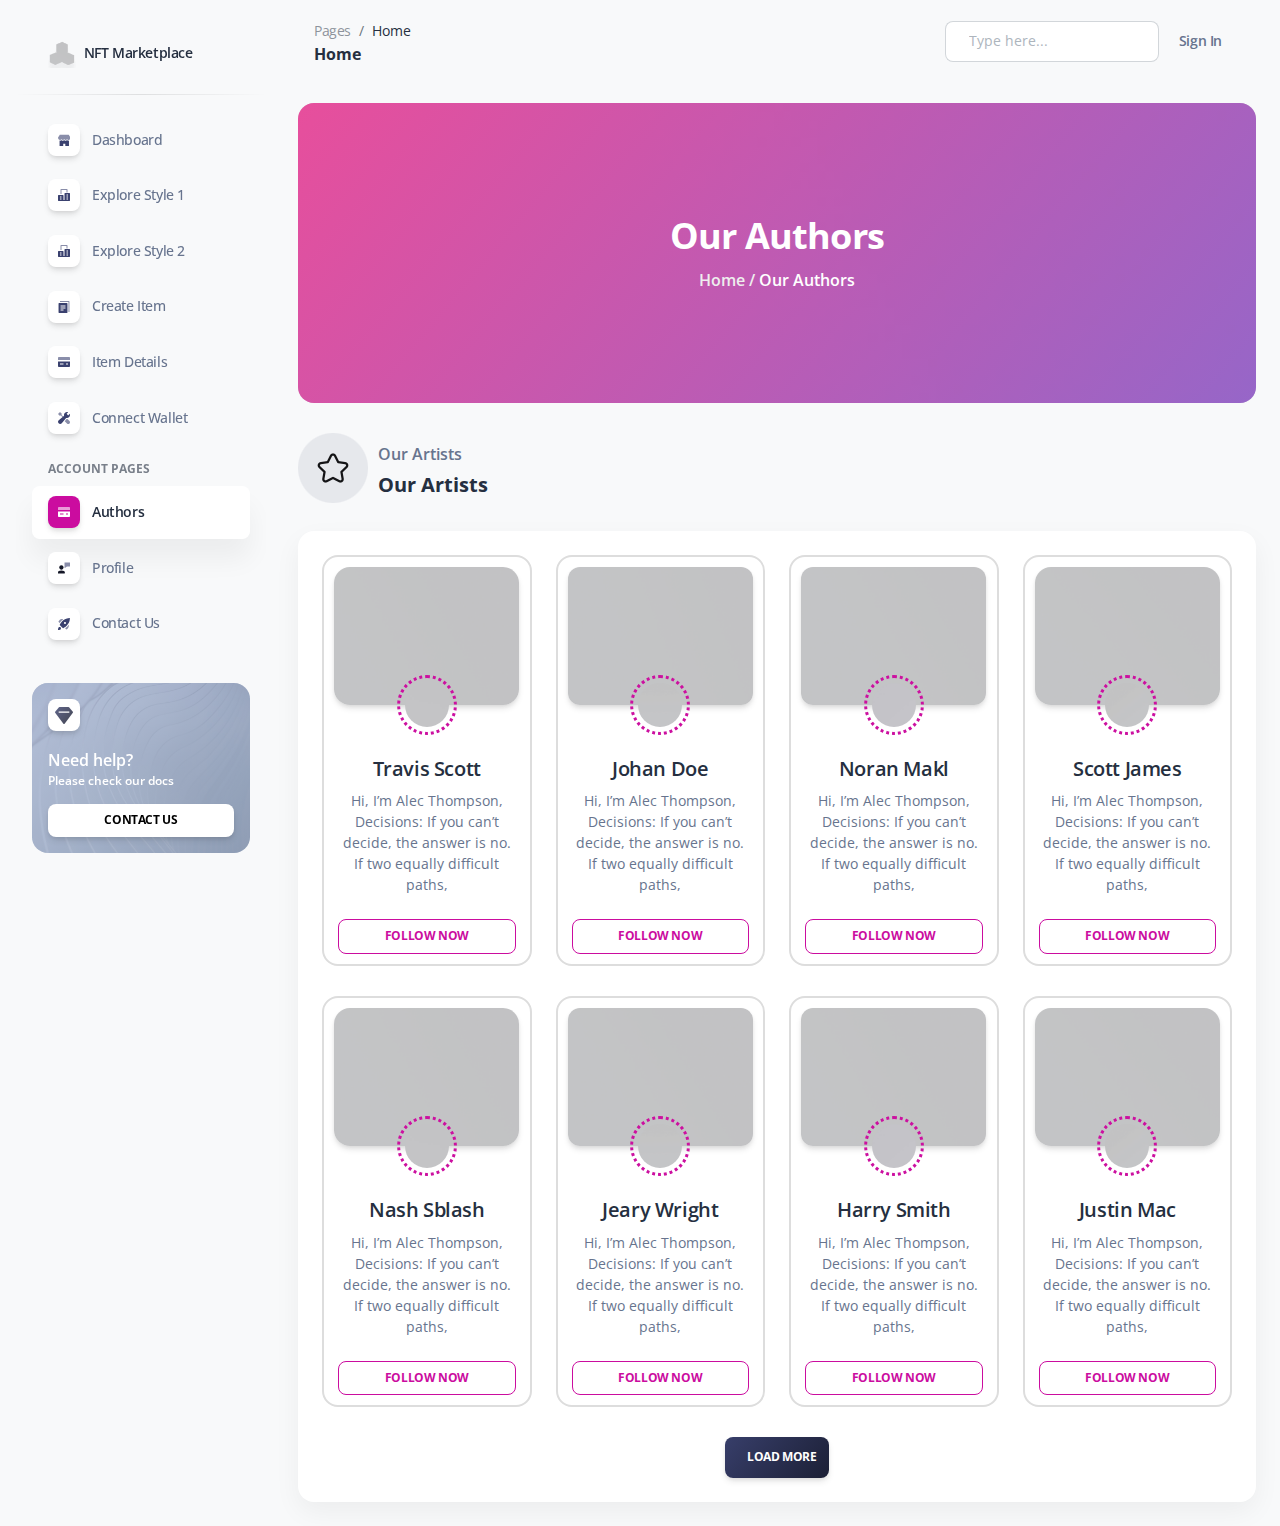
<file: Makram-Temp/Temp-Files/authors.html>
<!DOCTYPE html>
<html lang="en">

<head>
  <meta charset="utf-8" />
  <meta name="viewport" content="width=device-width, initial-scale=1, shrink-to-fit=no">
  <link rel="apple-touch-icon" sizes="76x76" href="assets/img/apple-icon.png">
  <link rel="icon" type="image/png" href="assets/img/favicon.png">
  <title>
    NFT Marketplace
  </title>
  <!--     Fonts and icons     -->
  <link href="https://fonts.googleapis.com/css?family=Open+Sans:300,400,600,700" rel="stylesheet" />
  <!-- Nucleo Icons -->
  <link href="assets/css/nucleo-icons.css" rel="stylesheet" />
  <link href="assets/css/nucleo-svg.css" rel="stylesheet" />
  <!-- Font Awesome Icons -->
  <script src="assets/js/fontawesome.js"></script>
  <link href="assets/css/nucleo-svg.css" rel="stylesheet" />
  <!-- CSS Files -->
  <link href="assets/css/bootstrap.css" rel="stylesheet" />
  <link href="assets/css/style.css" rel="stylesheet" />
</head>

<body class="g-sidenav-show  bg-gray-100">
  <aside class="sidenav navbar navbar-vertical navbar-expand-xs border-0 border-radius-xl my-3 fixed-left ms-3" id="sidenav-main">
    <div class="sidenav-header">
      <i class="fas fa-times p-3 cursor-pointer text-secondary opacity-5 position-absolute right-0 top-0 d-none d-xl-none" aria-hidden="true" id="iconSidenav"></i>
      <a class="navbar-brand m-0" href="index.html">
        <img src="assets/img/logo-ct.png" class="navbar-brand-img h-100 w-15" alt="...">
        <span class="ms-1 font-weight-bold">NFT Marketplace</span>
      </a>
    </div>
    <hr class="horizontal dark mt-0">
    <div class="collapse navbar-collapse  w-auto" id="sidenav-collapse-main">
      <ul class="navbar-nav">
        <li class="nav-item">
          <a class="nav-link" href="index.html">
            <div class="icon icon-shape icon-sm shadow border-radius-md bg-white text-center me-2 d-flex align-items-center justify-content-center">
              <svg width="12px" height="12px" viewBox="0 0 45 40" version="1.1" xmlns="http://www.w3.org/2000/svg" xmlns:xlink="http://www.w3.org/1999/xlink">
                <title>shop </title>
                <g stroke="none" stroke-width="1" fill="none" fill-rule="evenodd">
                  <g  transform="translate(-1716.000000, -439.000000)" fill="#FFFFFF" fill-rule="nonzero">
                    <g  transform="translate(1716.000000, 291.000000)">
                      <g id="shop-" transform="translate(0.000000, 148.000000)">
                        <path class="color-background" d="M46.7199583,10.7414583 L40.8449583,0.949791667 C40.4909749,0.360605034 39.8540131,0 39.1666667,0 L7.83333333,0 C7.1459869,0 6.50902508,0.360605034 6.15504167,0.949791667 L0.280041667,10.7414583 C0.0969176761,11.0460037 -1.23209662e-05,11.3946378 -1.23209662e-05,11.75 C-0.00758042603,16.0663731 3.48367543,19.5725301 7.80004167,19.5833333 L7.81570833,19.5833333 C9.75003686,19.5882688 11.6168794,18.8726691 13.0522917,17.5760417 C16.0171492,20.2556967 20.5292675,20.2556967 23.494125,17.5760417 C26.4604562,20.2616016 30.9794188,20.2616016 33.94575,17.5760417 C36.2421905,19.6477597 39.5441143,20.1708521 42.3684437,18.9103691 C45.1927731,17.649886 47.0084685,14.8428276 47.0000295,11.75 C47.0000295,11.3946378 46.9030823,11.0460037 46.7199583,10.7414583 Z"  opacity="0.598981585"></path>
                        <path class="color-background" d="M39.198,22.4912623 C37.3776246,22.4928106 35.5817531,22.0149171 33.951625,21.0951667 L33.92225,21.1107282 C31.1430221,22.6838032 27.9255001,22.9318916 24.9844167,21.7998837 C24.4750389,21.605469 23.9777983,21.3722567 23.4960833,21.1018359 L23.4745417,21.1129513 C20.6961809,22.6871153 17.4786145,22.9344611 14.5386667,21.7998837 C14.029926,21.6054643 13.533337,21.3722507 13.0522917,21.1018359 C11.4250962,22.0190609 9.63246555,22.4947009 7.81570833,22.4912623 C7.16510551,22.4842162 6.51607673,22.4173045 5.875,22.2911849 L5.875,44.7220845 C5.875,45.9498589 6.7517757,46.9451667 7.83333333,46.9451667 L19.5833333,46.9451667 L19.5833333,33.6066734 L27.4166667,33.6066734 L27.4166667,46.9451667 L39.1666667,46.9451667 C40.2482243,46.9451667 41.125,45.9498589 41.125,44.7220845 L41.125,22.2822926 C40.4887822,22.4116582 39.8442868,22.4815492 39.198,22.4912623 Z" ></path>
                      </g>
                    </g>
                  </g>
                </g>
              </svg>
            </div>
            <span class="nav-link-text ms-1">Dashboard</span>
          </a>
        </li>
        <li class="nav-item">
          <a class="nav-link  " href="explore.html">
            <div class="icon icon-shape icon-sm shadow border-radius-md bg-white text-center me-2 d-flex align-items-center justify-content-center">
              <svg width="12px" height="12px" viewBox="0 0 42 42" version="1.1" xmlns="http://www.w3.org/2000/svg" xmlns:xlink="http://www.w3.org/1999/xlink">
                <title>office</title>
                <g stroke="none" stroke-width="1" fill="none" fill-rule="evenodd">
                  <g  transform="translate(-1869.000000, -293.000000)" fill="#FFFFFF" fill-rule="nonzero">
                    <g  transform="translate(1716.000000, 291.000000)">
                      <g  transform="translate(153.000000, 2.000000)">
                        <path class="color-background" d="M12.25,17.5 L8.75,17.5 L8.75,1.75 C8.75,0.78225 9.53225,0 10.5,0 L31.5,0 C32.46775,0 33.25,0.78225 33.25,1.75 L33.25,12.25 L29.75,12.25 L29.75,3.5 L12.25,3.5 L12.25,17.5 Z"  opacity="0.6"></path>
                        <path class="color-background" d="M40.25,14 L24.5,14 C23.53225,14 22.75,14.78225 22.75,15.75 L22.75,38.5 L19.25,38.5 L19.25,22.75 C19.25,21.78225 18.46775,21 17.5,21 L1.75,21 C0.78225,21 0,21.78225 0,22.75 L0,40.25 C0,41.21775 0.78225,42 1.75,42 L40.25,42 C41.21775,42 42,41.21775 42,40.25 L42,15.75 C42,14.78225 41.21775,14 40.25,14 Z M12.25,36.75 L7,36.75 L7,33.25 L12.25,33.25 L12.25,36.75 Z M12.25,29.75 L7,29.75 L7,26.25 L12.25,26.25 L12.25,29.75 Z M35,36.75 L29.75,36.75 L29.75,33.25 L35,33.25 L35,36.75 Z M35,29.75 L29.75,29.75 L29.75,26.25 L35,26.25 L35,29.75 Z M35,22.75 L29.75,22.75 L29.75,19.25 L35,19.25 L35,22.75 Z" ></path>
                      </g>
                    </g>
                  </g>
                </g>
              </svg>
            </div>
            <span class="nav-link-text ms-1">Explore Style 1</span>
          </a>
        </li>
        <li class="nav-item">
          <a class="nav-link " href="explore-2.html">
            <div class="icon icon-shape icon-sm shadow border-radius-md bg-white text-center me-2 d-flex align-items-center justify-content-center">
              <svg width="12px" height="12px" viewBox="0 0 42 42" version="1.1" xmlns="http://www.w3.org/2000/svg" xmlns:xlink="http://www.w3.org/1999/xlink">
                <title>office</title>
                <g stroke="none" stroke-width="1" fill="none" fill-rule="evenodd">
                  <g  transform="translate(-1869.000000, -293.000000)" fill="#FFFFFF" fill-rule="nonzero">
                    <g  transform="translate(1716.000000, 291.000000)">
                      <g  transform="translate(153.000000, 2.000000)">
                        <path class="color-background" d="M12.25,17.5 L8.75,17.5 L8.75,1.75 C8.75,0.78225 9.53225,0 10.5,0 L31.5,0 C32.46775,0 33.25,0.78225 33.25,1.75 L33.25,12.25 L29.75,12.25 L29.75,3.5 L12.25,3.5 L12.25,17.5 Z"  opacity="0.6"></path>
                        <path class="color-background" d="M40.25,14 L24.5,14 C23.53225,14 22.75,14.78225 22.75,15.75 L22.75,38.5 L19.25,38.5 L19.25,22.75 C19.25,21.78225 18.46775,21 17.5,21 L1.75,21 C0.78225,21 0,21.78225 0,22.75 L0,40.25 C0,41.21775 0.78225,42 1.75,42 L40.25,42 C41.21775,42 42,41.21775 42,40.25 L42,15.75 C42,14.78225 41.21775,14 40.25,14 Z M12.25,36.75 L7,36.75 L7,33.25 L12.25,33.25 L12.25,36.75 Z M12.25,29.75 L7,29.75 L7,26.25 L12.25,26.25 L12.25,29.75 Z M35,36.75 L29.75,36.75 L29.75,33.25 L35,33.25 L35,36.75 Z M35,29.75 L29.75,29.75 L29.75,26.25 L35,26.25 L35,29.75 Z M35,22.75 L29.75,22.75 L29.75,19.25 L35,19.25 L35,22.75 Z" ></path>
                      </g>
                    </g>
                  </g>
                </g>
              </svg>
            </div>
            <span class="nav-link-text ms-1">Explore Style 2</span>
          </a>
        </li>
        <li class="nav-item">
          <a class="nav-link  " href="create-item.html">
            <div class="icon icon-shape icon-sm shadow border-radius-md bg-white text-center me-2 d-flex align-items-center justify-content-center">
              <svg width="12px" height="12px" viewBox="0 0 40 44" version="1.1" xmlns="http://www.w3.org/2000/svg" xmlns:xlink="http://www.w3.org/1999/xlink">
                <title>document</title>
                <g stroke="none" stroke-width="1" fill="none" fill-rule="evenodd">
                  <g  transform="translate(-1870.000000, -591.000000)" fill="#FFFFFF" fill-rule="nonzero">
                    <g  transform="translate(1716.000000, 291.000000)">
                      <g  transform="translate(154.000000, 300.000000)">
                        <path class="color-background" d="M40,40 L36.3636364,40 L36.3636364,3.63636364 L5.45454545,3.63636364 L5.45454545,0 L38.1818182,0 C39.1854545,0 40,0.814545455 40,1.81818182 L40,40 Z"  opacity="0.603585379"></path>
                        <path class="color-background" d="M30.9090909,7.27272727 L1.81818182,7.27272727 C0.814545455,7.27272727 0,8.08727273 0,9.09090909 L0,41.8181818 C0,42.8218182 0.814545455,43.6363636 1.81818182,43.6363636 L30.9090909,43.6363636 C31.9127273,43.6363636 32.7272727,42.8218182 32.7272727,41.8181818 L32.7272727,9.09090909 C32.7272727,8.08727273 31.9127273,7.27272727 30.9090909,7.27272727 Z M18.1818182,34.5454545 L7.27272727,34.5454545 L7.27272727,30.9090909 L18.1818182,30.9090909 L18.1818182,34.5454545 Z M25.4545455,27.2727273 L7.27272727,27.2727273 L7.27272727,23.6363636 L25.4545455,23.6363636 L25.4545455,27.2727273 Z M25.4545455,20 L7.27272727,20 L7.27272727,16.3636364 L25.4545455,16.3636364 L25.4545455,20 Z" ></path>
                      </g>
                    </g>
                  </g>
                </g>
              </svg>
            </div>
            <span class="nav-link-text ms-1">Create Item</span>
          </a>
        </li>
        <li class="nav-item">
          <a class="nav-link  " href="item-details.html">
            <div class="icon icon-shape icon-sm shadow border-radius-md bg-white text-center me-2 d-flex align-items-center justify-content-center">
              <svg width="12px" height="12px" viewBox="0 0 43 36" version="1.1" xmlns="http://www.w3.org/2000/svg" xmlns:xlink="http://www.w3.org/1999/xlink">
                <title>credit-card</title>
                <g stroke="none" stroke-width="1" fill="none" fill-rule="evenodd">
                  <g  transform="translate(-2169.000000, -745.000000)" fill="#FFFFFF" fill-rule="nonzero">
                    <g  transform="translate(1716.000000, 291.000000)">
                      <g  transform="translate(453.000000, 454.000000)">
                        <path class="color-background" d="M43,10.7482083 L43,3.58333333 C43,1.60354167 41.3964583,0 39.4166667,0 L3.58333333,0 C1.60354167,0 0,1.60354167 0,3.58333333 L0,10.7482083 L43,10.7482083 Z"  opacity="0.593633743"></path>
                        <path class="color-background" d="M0,16.125 L0,32.25 C0,34.2297917 1.60354167,35.8333333 3.58333333,35.8333333 L39.4166667,35.8333333 C41.3964583,35.8333333 43,34.2297917 43,32.25 L43,16.125 L0,16.125 Z M19.7083333,26.875 L7.16666667,26.875 L7.16666667,23.2916667 L19.7083333,23.2916667 L19.7083333,26.875 Z M35.8333333,26.875 L28.6666667,26.875 L28.6666667,23.2916667 L35.8333333,23.2916667 L35.8333333,26.875 Z" ></path>
                      </g>
                    </g>
                  </g>
                </g>
              </svg>
            </div>
            <span class="nav-link-text ms-1">Item Details</span>
          </a>
        </li>
        <li class="nav-item">
          <a class="nav-link  " href="connect-wallet.html">
            <div class="icon icon-shape icon-sm shadow border-radius-md bg-white text-center me-2 d-flex align-items-center justify-content-center">
              <svg width="12px" height="12px" viewBox="0 0 40 40" version="1.1" xmlns="http://www.w3.org/2000/svg" xmlns:xlink="http://www.w3.org/1999/xlink">
                <title>settings</title>
                <g stroke="none" stroke-width="1" fill="none" fill-rule="evenodd">
                  <g  transform="translate(-2020.000000, -442.000000)" fill="#FFFFFF" fill-rule="nonzero">
                    <g  transform="translate(1716.000000, 291.000000)">
                      <g id="settings" transform="translate(304.000000, 151.000000)">
                        <polygon class="color-background"  opacity="0.596981957" points="18.0883333 15.7316667 11.1783333 8.82166667 13.3333333 6.66666667 6.66666667 0 0 6.66666667 6.66666667 13.3333333 8.82166667 11.1783333 15.315 17.6716667"></polygon>
                        <path class="color-background" d="M31.5666667,23.2333333 C31.0516667,23.2933333 30.53,23.3333333 30,23.3333333 C29.4916667,23.3333333 28.9866667,23.3033333 28.48,23.245 L22.4116667,30.7433333 L29.9416667,38.2733333 C32.2433333,40.575 35.9733333,40.575 38.275,38.2733333 L38.275,38.2733333 C40.5766667,35.9716667 40.5766667,32.2416667 38.275,29.94 L31.5666667,23.2333333 Z"  opacity="0.596981957"></path>
                        <path class="color-background" d="M33.785,11.285 L28.715,6.215 L34.0616667,0.868333333 C32.82,0.315 31.4483333,0 30,0 C24.4766667,0 20,4.47666667 20,10 C20,10.99 20.1483333,11.9433333 20.4166667,12.8466667 L2.435,27.3966667 C0.95,28.7083333 0.0633333333,30.595 0.00333333333,32.5733333 C-0.0583333333,34.5533333 0.71,36.4916667 2.11,37.89 C3.47,39.2516667 5.27833333,40 7.20166667,40 C9.26666667,40 11.2366667,39.1133333 12.6033333,37.565 L27.1533333,19.5833333 C28.0566667,19.8516667 29.01,20 30,20 C35.5233333,20 40,15.5233333 40,10 C40,8.55166667 39.685,7.18 39.1316667,5.93666667 L33.785,11.285 Z" ></path>
                      </g>
                    </g>
                  </g>
                </g>
              </svg>
            </div>
            <span class="nav-link-text ms-1">Connect Wallet</span>
          </a>
        </li>
        <li class="nav-item mt-3">
          <h6 class="ps-4 ms-2 text-uppercase text-xs font-weight-bolder opacity-6">Account pages</h6>
        </li>
        <li class="nav-item">
          <a class="nav-link active" href="authors.html">
            <div class="icon icon-shape icon-sm shadow border-radius-md bg-white text-center me-2 d-flex align-items-center justify-content-center">
              <svg width="12px" height="12px" viewBox="0 0 43 36" version="1.1" xmlns="http://www.w3.org/2000/svg" xmlns:xlink="http://www.w3.org/1999/xlink">
                <title>credit-card</title>
                <g stroke="none" stroke-width="1" fill="none" fill-rule="evenodd">
                  <g  transform="translate(-2169.000000, -745.000000)" fill="#FFFFFF" fill-rule="nonzero">
                    <g  transform="translate(1716.000000, 291.000000)">
                      <g  transform="translate(453.000000, 454.000000)">
                        <path class="color-background" d="M43,10.7482083 L43,3.58333333 C43,1.60354167 41.3964583,0 39.4166667,0 L3.58333333,0 C1.60354167,0 0,1.60354167 0,3.58333333 L0,10.7482083 L43,10.7482083 Z"  opacity="0.593633743"></path>
                        <path class="color-background" d="M0,16.125 L0,32.25 C0,34.2297917 1.60354167,35.8333333 3.58333333,35.8333333 L39.4166667,35.8333333 C41.3964583,35.8333333 43,34.2297917 43,32.25 L43,16.125 L0,16.125 Z M19.7083333,26.875 L7.16666667,26.875 L7.16666667,23.2916667 L19.7083333,23.2916667 L19.7083333,26.875 Z M35.8333333,26.875 L28.6666667,26.875 L28.6666667,23.2916667 L35.8333333,23.2916667 L35.8333333,26.875 Z" ></path>
                      </g>
                    </g>
                  </g>
                </g>
              </svg>
            </div>
            <span class="nav-link-text ms-1">Authors</span>
          </a>
        </li>
        <li class="nav-item">
          <a class="nav-link  " href="profile.html">
            <div class="icon icon-shape icon-sm shadow border-radius-md bg-white text-center me-2 d-flex align-items-center justify-content-center">
              <svg width="12px" height="12px" viewBox="0 0 46 42" version="1.1" xmlns="http://www.w3.org/2000/svg" xmlns:xlink="http://www.w3.org/1999/xlink">
                <title>customer-support</title>
                <g stroke="none" stroke-width="1" fill="none" fill-rule="evenodd">
                  <g  transform="translate(-1717.000000, -291.000000)" fill="#FFFFFF" fill-rule="nonzero">
                    <g  transform="translate(1716.000000, 291.000000)">
                      <g id="customer-support" transform="translate(1.000000, 0.000000)">
                        <path class="color-background" d="M45,0 L26,0 C25.447,0 25,0.447 25,1 L25,20 C25,20.379 25.214,20.725 25.553,20.895 C25.694,20.965 25.848,21 26,21 C26.212,21 26.424,20.933 26.6,20.8 L34.333,15 L45,15 C45.553,15 46,14.553 46,14 L46,1 C46,0.447 45.553,0 45,0 Z"  opacity="0.59858631"></path>
                        <path class="color-foreground" d="M22.883,32.86 C20.761,32.012 17.324,31 13,31 C8.676,31 5.239,32.012 3.116,32.86 C1.224,33.619 0,35.438 0,37.494 L0,41 C0,41.553 0.447,42 1,42 L25,42 C25.553,42 26,41.553 26,41 L26,37.494 C26,35.438 24.776,33.619 22.883,32.86 Z" ></path>
                        <path class="color-foreground" d="M13,28 C17.432,28 21,22.529 21,18 C21,13.589 17.411,10 13,10 C8.589,10 5,13.589 5,18 C5,22.529 8.568,28 13,28 Z" ></path>
                      </g>
                    </g>
                  </g>
                </g>
              </svg>
            </div>
            <span class="nav-link-text ms-1">Profile</span>
          </a>
        </li>
        <li class="nav-item">
          <a class="nav-link  " href="contact.html">
            <div class="icon icon-shape icon-sm shadow border-radius-md bg-white text-center me-2 d-flex align-items-center justify-content-center">
              <svg width="12px" height="20px" viewBox="0 0 40 40" version="1.1" xmlns="http://www.w3.org/2000/svg" xmlns:xlink="http://www.w3.org/1999/xlink">
                <title>spaceship</title>
                <g stroke="none" stroke-width="1" fill="none" fill-rule="evenodd">
                  <g  transform="translate(-1720.000000, -592.000000)" fill="#FFFFFF" fill-rule="nonzero">
                    <g  transform="translate(1716.000000, 291.000000)">
                      <g  transform="translate(4.000000, 301.000000)">
                        <path class="color-background" d="M39.3,0.706666667 C38.9660984,0.370464027 38.5048767,0.192278529 38.0316667,0.216666667 C14.6516667,1.43666667 6.015,22.2633333 5.93166667,22.4733333 C5.68236407,23.0926189 5.82664679,23.8009159 6.29833333,24.2733333 L15.7266667,33.7016667 C16.2013871,34.1756798 16.9140329,34.3188658 17.535,34.065 C17.7433333,33.98 38.4583333,25.2466667 39.7816667,1.97666667 C39.8087196,1.50414529 39.6335979,1.04240574 39.3,0.706666667 Z M25.69,19.0233333 C24.7367525,19.9768687 23.3029475,20.2622391 22.0572426,19.7463614 C20.8115377,19.2304837 19.9992882,18.0149658 19.9992882,16.6666667 C19.9992882,15.3183676 20.8115377,14.1028496 22.0572426,13.5869719 C23.3029475,13.0710943 24.7367525,13.3564646 25.69,14.31 C26.9912731,15.6116662 26.9912731,17.7216672 25.69,19.0233333 L25.69,19.0233333 Z" ></path>
                        <path class="color-background" d="M1.855,31.4066667 C3.05106558,30.2024182 4.79973884,29.7296005 6.43969145,30.1670277 C8.07964407,30.6044549 9.36054508,31.8853559 9.7979723,33.5253085 C10.2353995,35.1652612 9.76258177,36.9139344 8.55833333,38.11 C6.70666667,39.9616667 0,40 0,40 C0,40 0,33.2566667 1.855,31.4066667 Z" ></path>
                        <path class="color-background" d="M17.2616667,3.90166667 C12.4943643,3.07192755 7.62174065,4.61673894 4.20333333,8.04166667 C3.31200265,8.94126033 2.53706177,9.94913142 1.89666667,11.0416667 C1.5109569,11.6966059 1.61721591,12.5295394 2.155,13.0666667 L5.47,16.3833333 C8.55036617,11.4946947 12.5559074,7.25476565 17.2616667,3.90166667 L17.2616667,3.90166667 Z"  opacity="0.598539807"></path>
                        <path class="color-background" d="M36.0983333,22.7383333 C36.9280725,27.5056357 35.3832611,32.3782594 31.9583333,35.7966667 C31.0587397,36.6879974 30.0508686,37.4629382 28.9583333,38.1033333 C28.3033941,38.4890431 27.4704606,38.3827841 26.9333333,37.845 L23.6166667,34.53 C28.5053053,31.4496338 32.7452344,27.4440926 36.0983333,22.7383333 L36.0983333,22.7383333 Z"  opacity="0.598539807"></path>
                      </g>
                    </g>
                  </g>
                </g>
              </svg>
            </div>
            <span class="nav-link-text ms-1">Contact Us</span>
          </a>
        </li>
        <li class="nav-item">
          <a class="nav-link  " href="sign-in.html">
            <div class="icon icon-shape icon-sm shadow border-radius-md bg-white text-center me-2 d-flex align-items-center justify-content-center">
              <svg width="12px" height="12px" viewBox="0 0 40 44" version="1.1" xmlns="http://www.w3.org/2000/svg" xmlns:xlink="http://www.w3.org/1999/xlink">
                <title>document</title>
                <g stroke="none" stroke-width="1" fill="none" fill-rule="evenodd">
                  <g  transform="translate(-1870.000000, -591.000000)" fill="#FFFFFF" fill-rule="nonzero">
                    <g  transform="translate(1716.000000, 291.000000)">
                      <g  transform="translate(154.000000, 300.000000)">
                        <path class="color-background" d="M40,40 L36.3636364,40 L36.3636364,3.63636364 L5.45454545,3.63636364 L5.45454545,0 L38.1818182,0 C39.1854545,0 40,0.814545455 40,1.81818182 L40,40 Z"  opacity="0.603585379"></path>
                        <path class="color-background" d="M30.9090909,7.27272727 L1.81818182,7.27272727 C0.814545455,7.27272727 0,8.08727273 0,9.09090909 L0,41.8181818 C0,42.8218182 0.814545455,43.6363636 1.81818182,43.6363636 L30.9090909,43.6363636 C31.9127273,43.6363636 32.7272727,42.8218182 32.7272727,41.8181818 L32.7272727,9.09090909 C32.7272727,8.08727273 31.9127273,7.27272727 30.9090909,7.27272727 Z M18.1818182,34.5454545 L7.27272727,34.5454545 L7.27272727,30.9090909 L18.1818182,30.9090909 L18.1818182,34.5454545 Z M25.4545455,27.2727273 L7.27272727,27.2727273 L7.27272727,23.6363636 L25.4545455,23.6363636 L25.4545455,27.2727273 Z M25.4545455,20 L7.27272727,20 L7.27272727,16.3636364 L25.4545455,16.3636364 L25.4545455,20 Z" ></path>
                      </g>
                    </g>
                  </g>
                </g>
              </svg>
            </div>
            <span class="nav-link-text ms-1">Sign In</span>
          </a>
        </li>
        <li class="nav-item">
          <a class="nav-link  " href="sign-up.html">
            <div class="icon icon-shape icon-sm shadow border-radius-md bg-white text-center me-2 d-flex align-items-center justify-content-center">
              <svg width="12px" height="20px" viewBox="0 0 40 40" version="1.1" xmlns="http://www.w3.org/2000/svg" xmlns:xlink="http://www.w3.org/1999/xlink">
                <title>spaceship</title>
                <g stroke="none" stroke-width="1" fill="none" fill-rule="evenodd">
                  <g  transform="translate(-1720.000000, -592.000000)" fill="#FFFFFF" fill-rule="nonzero">
                    <g  transform="translate(1716.000000, 291.000000)">
                      <g  transform="translate(4.000000, 301.000000)">
                        <path class="color-background" d="M39.3,0.706666667 C38.9660984,0.370464027 38.5048767,0.192278529 38.0316667,0.216666667 C14.6516667,1.43666667 6.015,22.2633333 5.93166667,22.4733333 C5.68236407,23.0926189 5.82664679,23.8009159 6.29833333,24.2733333 L15.7266667,33.7016667 C16.2013871,34.1756798 16.9140329,34.3188658 17.535,34.065 C17.7433333,33.98 38.4583333,25.2466667 39.7816667,1.97666667 C39.8087196,1.50414529 39.6335979,1.04240574 39.3,0.706666667 Z M25.69,19.0233333 C24.7367525,19.9768687 23.3029475,20.2622391 22.0572426,19.7463614 C20.8115377,19.2304837 19.9992882,18.0149658 19.9992882,16.6666667 C19.9992882,15.3183676 20.8115377,14.1028496 22.0572426,13.5869719 C23.3029475,13.0710943 24.7367525,13.3564646 25.69,14.31 C26.9912731,15.6116662 26.9912731,17.7216672 25.69,19.0233333 L25.69,19.0233333 Z" ></path>
                        <path class="color-background" d="M1.855,31.4066667 C3.05106558,30.2024182 4.79973884,29.7296005 6.43969145,30.1670277 C8.07964407,30.6044549 9.36054508,31.8853559 9.7979723,33.5253085 C10.2353995,35.1652612 9.76258177,36.9139344 8.55833333,38.11 C6.70666667,39.9616667 0,40 0,40 C0,40 0,33.2566667 1.855,31.4066667 Z" ></path>
                        <path class="color-background" d="M17.2616667,3.90166667 C12.4943643,3.07192755 7.62174065,4.61673894 4.20333333,8.04166667 C3.31200265,8.94126033 2.53706177,9.94913142 1.89666667,11.0416667 C1.5109569,11.6966059 1.61721591,12.5295394 2.155,13.0666667 L5.47,16.3833333 C8.55036617,11.4946947 12.5559074,7.25476565 17.2616667,3.90166667 L17.2616667,3.90166667 Z"  opacity="0.598539807"></path>
                        <path class="color-background" d="M36.0983333,22.7383333 C36.9280725,27.5056357 35.3832611,32.3782594 31.9583333,35.7966667 C31.0587397,36.6879974 30.0508686,37.4629382 28.9583333,38.1033333 C28.3033941,38.4890431 27.4704606,38.3827841 26.9333333,37.845 L23.6166667,34.53 C28.5053053,31.4496338 32.7452344,27.4440926 36.0983333,22.7383333 L36.0983333,22.7383333 Z"  opacity="0.598539807"></path>
                      </g>
                    </g>
                  </g>
                </g>
              </svg>
            </div>
            <span class="nav-link-text ms-1">Sign Up</span>
          </a>
        </li>
      </ul>
    </div>
    <div class="sidenav-footer mx-3 mt-3 pt-3">
      <div class="card card-background shadow-none card-background-mask-secondary" id="sidenavCard">
        <div class="full-background" style="background-image: url('assets/img/curved-images/white-curved.jpeg')"></div>
        <div class="card-body text-left p-3 w-100">
          <div class="icon icon-shape icon-sm bg-white shadow text-center mb-3 d-flex align-items-center justify-content-center border-radius-md">
            <i class="ni ni-diamond text-dark text-gradient text-lg top-0" aria-hidden="true" ></i>
          </div>
          <h6 class="text-white up mb-0">Need help?</h6>
          <p class="text-xs font-weight-bold">Please check our docs</p>
          <a href="contact.html" class="btn btn-white btn-sm w-100 mb-0">Contact Us</a>
        </div>
      </div>
    </div>
  </aside>

  <main class="main-content mt-1 border-radius-lg">
    <!-- Navbar -->
    <nav class="navbar navbar-main navbar-expand-lg px-0 mx-4 shadow-none border-radius-xl" id="navbarBlur">
      <div class="container-fluid py-1 px-3">
        <nav aria-label="breadcrumb">
          <ol class="breadcrumb bg-transparent mb-0 pb-0 pt-1 px-0 me-sm-6 me-5">
            <li class="breadcrumb-item text-sm"><a class="opacity-5 text-dark" href="javascript:;">Pages</a></li>
            <li class="breadcrumb-item text-sm text-dark active" aria-current="page">Home</li>
          </ol>
          <h6 class="font-weight-bolder mb-0">Home</h6>
        </nav>
        <div class="collapse navbar-collapse mt-sm-0 mt-2 me-md-0 me-sm-4" id="navbar">
          <div class="ms-md-auto pe-md-3 d-flex align-items-center">
            <div class="input-group">
              <span class="input-group-text text-body"><i class="fas fa-search" aria-hidden="true"></i></span>
              <input type="text" class="form-control" placeholder="Type here...">
            </div>
          </div>
          <ul class="navbar-nav  justify-content-end">
            <li class="nav-item d-flex align-items-center">
              <a href="sign-in.html" class="nav-link text-body font-weight-bold px-0">
                <i class="fa fa-user me-sm-1"></i>
                <span class="d-sm-inline d-none mr-10">Sign In</span>
              </a>
            </li>
            <li class="nav-item d-xl-none px-3 d-flex align-items-center">
              <a href="javascript:;" class="nav-link text-body p-0" id="iconNavbarSidenav">
                <div class="sidenav-toggler-inner">
                  <i class="sidenav-toggler-line"></i>
                  <i class="sidenav-toggler-line"></i>
                  <i class="sidenav-toggler-line"></i>
                </div>
              </a>
            </li>
            
            <li class="nav-item dropdown pe-2 d-flex align-items-center">
              <a href="javascript:;" class="nav-link text-body p-0" id="dropdownMenuButton" data-bs-toggle="dropdown" aria-expanded="false">
                <i class="fa fa-bell cursor-pointer"></i>
              </a>
              <ul class="dropdown-menu dropdown-menu-end px-2 py-3 me-sm-n4" aria-labelledby="dropdownMenuButton">
                <li class="mb-2">
                  <a class="dropdown-item border-radius-md" href="javascript:;">
                    <div class="d-flex py-1">
                      <div class="my-auto">
                        <img src="assets/img/team-2.jpg" alt="img" class="avatar avatar-sm  me-3 ">
                      </div>
                      <div class="d-flex flex-column justify-content-center">
                        <h6 class="text-sm font-weight-normal mb-1">
                          <span class="font-weight-bold">New message</span> from Laur
                        </h6>
                        <p class="text-xs text-secondary mb-0">
                          <i class="fa fa-clock me-1"></i>
                          13 minutes ago
                        </p>
                      </div>
                    </div>
                  </a>
                </li>
                <li class="mb-2">
                  <a class="dropdown-item border-radius-md" href="javascript:;">
                    <div class="d-flex py-1">
                      <div class="my-auto">
                        <img src="assets/img/small-logos/logo-spotify.svg" alt="img" class="avatar avatar-sm bg-gradient-dark  me-3 ">
                      </div>
                      <div class="d-flex flex-column justify-content-center">
                        <h6 class="text-sm font-weight-normal mb-1">
                          <span class="font-weight-bold">New album</span> by Travis Scott
                        </h6>
                        <p class="text-xs text-secondary mb-0">
                          <i class="fa fa-clock me-1"></i>
                          1 day
                        </p>
                      </div>
                    </div>
                  </a>
                </li>
                <li>
                  <a class="dropdown-item border-radius-md" href="javascript:;">
                    <div class="d-flex py-1">
                      <div class="avatar avatar-sm bg-gradient-secondary  me-3  my-auto">
                        <svg width="12px" height="12px" viewBox="0 0 43 36" version="1.1" xmlns="http://www.w3.org/2000/svg" xmlns:xlink="http://www.w3.org/1999/xlink">
                          <title>credit-card</title>
                          <g stroke="none" stroke-width="1" fill="none" fill-rule="evenodd">
                            <g  transform="translate(-2169.000000, -745.000000)" fill="#FFFFFF" fill-rule="nonzero">
                              <g  transform="translate(1716.000000, 291.000000)">
                                <g  transform="translate(453.000000, 454.000000)">
                                  <path class="color-background" d="M43,10.7482083 L43,3.58333333 C43,1.60354167 41.3964583,0 39.4166667,0 L3.58333333,0 C1.60354167,0 0,1.60354167 0,3.58333333 L0,10.7482083 L43,10.7482083 Z"  opacity="0.593633743"></path>
                                  <path class="color-background" d="M0,16.125 L0,32.25 C0,34.2297917 1.60354167,35.8333333 3.58333333,35.8333333 L39.4166667,35.8333333 C41.3964583,35.8333333 43,34.2297917 43,32.25 L43,16.125 L0,16.125 Z M19.7083333,26.875 L7.16666667,26.875 L7.16666667,23.2916667 L19.7083333,23.2916667 L19.7083333,26.875 Z M35.8333333,26.875 L28.6666667,26.875 L28.6666667,23.2916667 L35.8333333,23.2916667 L35.8333333,26.875 Z" ></path>
                                </g>
                              </g>
                            </g>
                          </g>
                        </svg>
                      </div>
                      <div class="d-flex flex-column justify-content-center">
                        <h6 class="text-sm font-weight-normal mb-1">
                          Payment successfully completed
                        </h6>
                        <p class="text-xs text-secondary mb-0">
                          <i class="fa fa-clock me-1"></i>
                          2 days
                        </p>
                      </div>
                    </div>
                  </a>
                </li>
              </ul>
            </li>
          </ul>
        </div>
      </div>
    </nav>
    <!-- End Navbar -->

    <div class="container-fluid">
      <div class="page-header breadcrumb-header min-height-300 border-radius-xl mt-4 mb-30" style="background-image: url('assets/img/curved-images/curved6.jpg'); background-size: cover;">
        <span class="mask bg-gradient-primary opacity-6"></span>
        <div class="con-wrapper">
          <h2>Our Authors</h2>
          <p>Home / <span>Our Authors</span></p>
        </div>
      </div>
      
    </div>
    
    <div class="container-fluid">
      <div class="section-heading d-flex">
        <div class="img-div mr-10"><img src="assets/img/icons/2.png" alt=""></div>
        <div class="d-flex flex-column h-100">
          <p class="mb-1 pt-2 text-bold">Our Artists</p>
          <h5 class="font-weight-bolder">Our Artists</h5>
        </div>
      </div>
    </div>
    
    <div class="container-fluid">
      <div class="col-12 py-4">
        <div class="card">
          
          <div class="card-body">
            <div class="row">
              <div class="col-xl-3 col-md-6 mb-xl-0 ">
                <div class="card card-blog card-plain">
                  <div class="position-relative">
                    <a class="d-block border-radius-xl">
                      <img src="assets/img/art/1.png" alt="img-blur-shadow" class="img-fluid shadow border-radius-xl">
                    </a>
                  </div>
                  <a href="profile.html" class="item-owner v2" data-bs-toggle="tooltip" data-bs-placement="bottom" title="" data-bs-original-title="view profile">
                    <img alt="Image placeholder" src="assets/img/authors/3.jpg">
                  </a>
                  <div class="item-cont card-body px-1 pb-0 text-center">
                    <a href="profile.html">
                      <h5 class="mt-20">
                        Travis Scott
                      </h5>
                    </a>
                    <p class="mb-4 text-sm">
                      Hi, I’m Alec Thompson, Decisions: If you can’t decide, the answer is no. If two equally difficult paths,
                    </p>
                    <div class="d-flex align-items-center justify-content-between">
                      <a href="profile.html" class="btn btn-outline-primary btn-sm mb-0 w-100">Follow Now</a>

                    </div>
                  </div>
                </div>
              </div>
              <div class="col-xl-3 col-md-6 mb-xl-0 ">
                <div class="card card-blog card-plain">
                  <div class="position-relative">
                    <a class="d-block border-radius-xl">
                      <img src="assets/img/art/2.png" alt="img-blur-shadow" class="img-fluid shadow border-radius-lg">
                    </a>
                  </div>
                  <a href="profile.html" class="item-owner v2" data-bs-toggle="tooltip" data-bs-placement="bottom" title="" data-bs-original-title="view profile">
                    <img alt="Image placeholder" src="assets/img/team-2.jpg">
                  </a>
                  <div class="item-cont card-body px-1 pb-0 text-center">
                    <a href="profile.html">
                      <h5 class="mt-20">
                        Johan Doe
                      </h5>
                    </a>
                    <p class="mb-4 text-sm">
                      Hi, I’m Alec Thompson, Decisions: If you can’t decide, the answer is no. If two equally difficult paths,
                    </p>
                    <div class="d-flex align-items-center justify-content-between">
                      <a href="profile.html" class="btn btn-outline-primary btn-sm mb-0 w-100">Follow Now</a>

                    </div>
                  </div>
                </div>
              </div>
              <div class="col-xl-3 col-md-6 mb-xl-0 ">
                <div class="card card-blog card-plain">
                  <div class="position-relative">
                    <a class="d-block border-radius-xl">
                      <img src="assets/img/art/3.png" alt="img-blur-shadow" class="img-fluid shadow border-radius-lg">
                    </a>
                  </div>
                  <a href="profile.html" class="item-owner v2" data-bs-toggle="tooltip" data-bs-placement="bottom" title="" data-bs-original-title="view profile">
                    <img alt="Image placeholder" src="assets/img/team-3.jpg">
                  </a>
                  <div class="item-cont card-body px-1 pb-0 text-center">
                    <a href="profile.html">
                      <h5 class="mt-20">
                        Noran Makl
                      </h5>
                    </a>
                    <p class="mb-4 text-sm">
                      Hi, I’m Alec Thompson, Decisions: If you can’t decide, the answer is no. If two equally difficult paths,
                    </p>
                    <div class="d-flex align-items-center justify-content-between">
                      <a href="profile.html" class="btn btn-outline-primary btn-sm mb-0 w-100">Follow Now</a>

                    </div>
                  </div>
                </div>
              </div>
              <div class="col-xl-3 col-md-6 mb-xl-0 ">
                <div class="card card-blog card-plain">
                  <div class="position-relative">
                    <a class="d-block border-radius-xl">
                      <img src="assets/img/art/4.png" alt="img-blur-shadow" class="img-fluid shadow border-radius-xl">
                    </a>
                  </div>
                  <a href="profile.html" class="item-owner v2" data-bs-toggle="tooltip" data-bs-placement="bottom" title="" data-bs-original-title="view profile">
                    <img alt="Image placeholder" src="assets/img/team-4.jpg">
                  </a>
                  <div class="item-cont card-body px-1 pb-0 text-center">
                    <a href="profile.html">
                      <h5 class="mt-20">
                        Scott James
                      </h5>
                    </a>
                    <p class="mb-4 text-sm">
                      Hi, I’m Alec Thompson, Decisions: If you can’t decide, the answer is no. If two equally difficult paths,
                    </p>
                    <div class="d-flex align-items-center justify-content-between">
                      <a href="profile.html" class="btn btn-outline-primary btn-sm mb-0 w-100">Follow Now</a>

                    </div>
                  </div>
                </div>
              </div>
              <div class="col-xl-3 col-md-6 mb-xl-0 ">
                <div class="card card-blog card-plain">
                  <div class="position-relative">
                    <a class="d-block border-radius-xl">
                      <img src="assets/img/art/5.png" alt="img-blur-shadow" class="img-fluid shadow border-radius-xl">
                    </a>
                  </div>
                  <a href="profile.html" class="item-owner v2" data-bs-toggle="tooltip" data-bs-placement="bottom" title="" data-bs-original-title="view profile">
                    <img alt="Image placeholder" src="assets/img/authors/3.jpg">
                  </a>
                  <div class="item-cont card-body px-1 pb-0 text-center">
                    <a href="profile.html">
                      <h5 class="mt-20">
                        Nash Sblash
                      </h5>
                    </a>
                    <p class="mb-4 text-sm">
                      Hi, I’m Alec Thompson, Decisions: If you can’t decide, the answer is no. If two equally difficult paths,
                    </p>
                    <div class="d-flex align-items-center justify-content-between">
                      <a href="profile.html" class="btn btn-outline-primary btn-sm mb-0 w-100">Follow Now</a>

                    </div>
                  </div>
                </div>
              </div>
              <div class="col-xl-3 col-md-6 mb-xl-0 ">
                <div class="card card-blog card-plain">
                  <div class="position-relative">
                    <a class="d-block border-radius-xl">
                      <img src="assets/img/art/6.png" alt="img-blur-shadow" class="img-fluid shadow border-radius-lg">
                    </a>
                  </div>
                  <a href="profile.html" class="item-owner v2" data-bs-toggle="tooltip" data-bs-placement="bottom" title="" data-bs-original-title="view profile">
                    <img alt="Image placeholder" src="assets/img/team-2.jpg">
                  </a>
                  <div class="item-cont card-body px-1 pb-0 text-center">
                    <a href="profile.html">
                      <h5 class="mt-20">
                        Jeary Wright
                      </h5>
                    </a>
                    <p class="mb-4 text-sm">
                      Hi, I’m Alec Thompson, Decisions: If you can’t decide, the answer is no. If two equally difficult paths,
                    </p>
                    <div class="d-flex align-items-center justify-content-between">
                      <a href="profile.html" class="btn btn-outline-primary btn-sm mb-0 w-100">Follow Now</a>

                    </div>
                  </div>
                </div>
              </div>
              <div class="col-xl-3 col-md-6 mb-xl-0 ">
                <div class="card card-blog card-plain">
                  <div class="position-relative">
                    <a class="d-block border-radius-xl">
                      <img src="assets/img/art/7.png" alt="img-blur-shadow" class="img-fluid shadow border-radius-lg">
                    </a>
                  </div>
                  <a href="profile.html" class="item-owner v2" data-bs-toggle="tooltip" data-bs-placement="bottom" title="" data-bs-original-title="view profile">
                    <img alt="Image placeholder" src="assets/img/team-3.jpg">
                  </a>
                  <div class="item-cont card-body px-1 pb-0 text-center">
                    <a href="profile.html">
                      <h5 class="mt-20">
                        Harry Smith
                      </h5>
                    </a>
                    <p class="mb-4 text-sm">
                      Hi, I’m Alec Thompson, Decisions: If you can’t decide, the answer is no. If two equally difficult paths,
                    </p>
                    <div class="d-flex align-items-center justify-content-between">
                      <a href="profile.html" class="btn btn-outline-primary btn-sm mb-0 w-100">Follow Now</a>

                    </div>
                  </div>
                </div>
              </div>
              <div class="col-xl-3 col-md-6 mb-xl-0 ">
                <div class="card card-blog card-plain">
                  <div class="position-relative">
                    <a class="d-block border-radius-xl">
                      <img src="assets/img/art/8.png" alt="img-blur-shadow" class="img-fluid shadow border-radius-xl">
                    </a>
                  </div>
                  <a href="profile.html" class="item-owner v2" data-bs-toggle="tooltip" data-bs-placement="bottom" title="" data-bs-original-title="view profile">
                    <img alt="Image placeholder" src="assets/img/team-4.jpg">
                  </a>
                  <div class="item-cont card-body px-1 pb-0 text-center">
                    <a href="profile.html">
                      <h5 class="mt-20">
                        Justin Mac
                      </h5>
                    </a>
                    <p class="mb-4 text-sm">
                      Hi, I’m Alec Thompson, Decisions: If you can’t decide, the answer is no. If two equally difficult paths,
                    </p>
                    <div class="d-flex align-items-center justify-content-between">
                      <a href="profile.html" class="btn btn-outline-primary btn-sm mb-0 w-100">Follow Now</a>

                    </div>
                  </div>
                </div>
              </div>
              <div class="col-md-12 text-center">
                <a class="btn bg-gradient-dark mb-0" href="explore-2.html"><i class="fas fa-plus mr-10" aria-hidden="true"></i>Load More</a>
              </div>
            </div>
          </div>
        </div>
      </div>
    </div>


  </main>

  <!--   Core JS Files   -->
  <script src="assets/js/core/popper.min.js"></script>
  <script src="assets/js/core/bootstrap.min.js"></script>
  <script src="assets/js/plugins/smooth-scrollbar.min.js"></script>
  <!--  parallax effects, scripts for the example pages etc -->
  <script src="assets/js/scripts.js"></script>
  
</body>

</html>
</file>
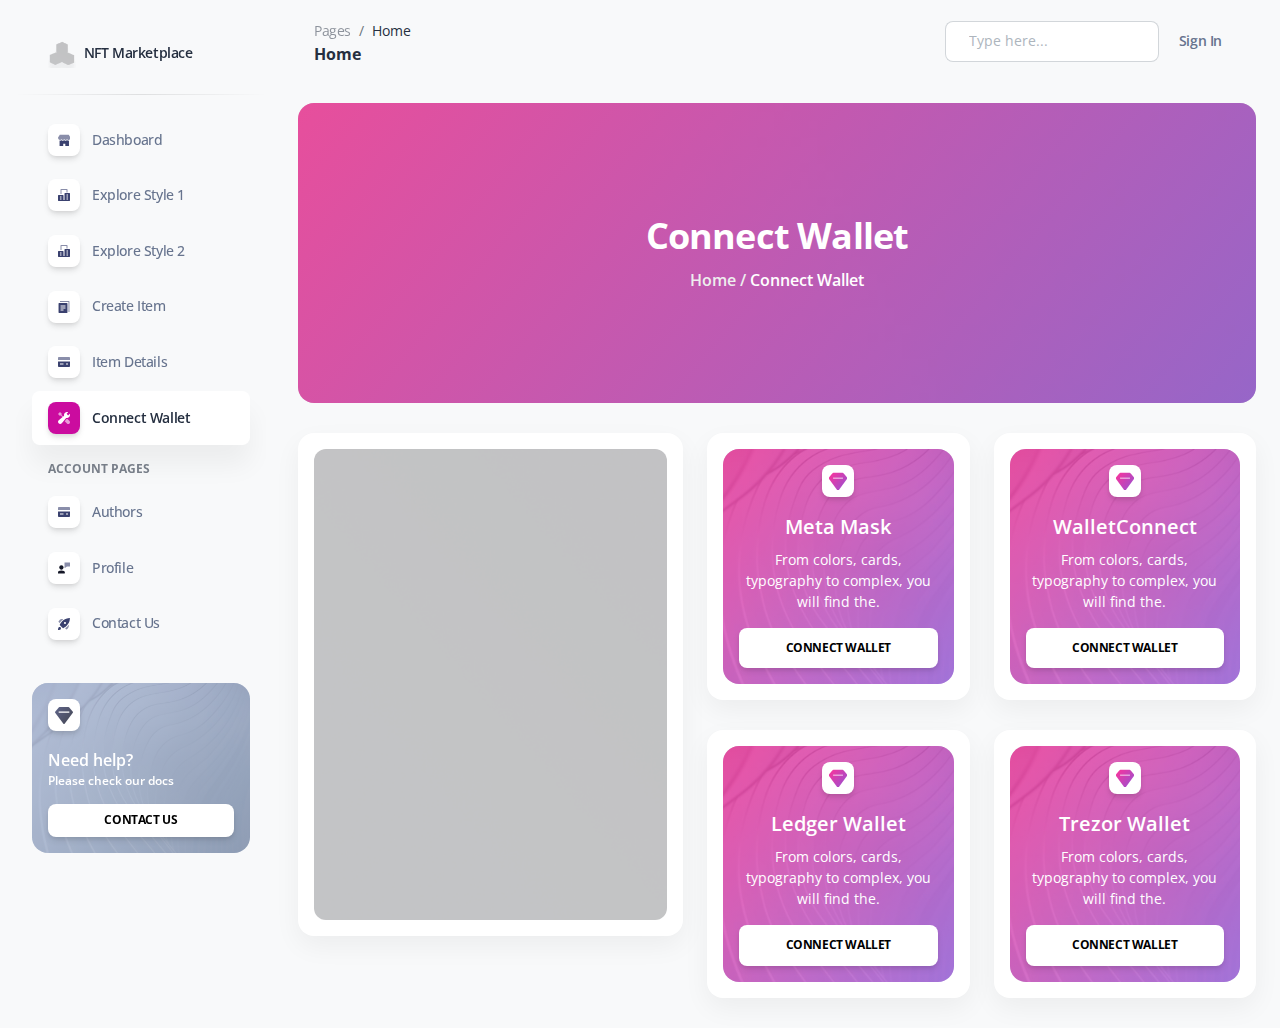
<file: Makram-Temp/Temp-Files/connect-wallet.html>
<!DOCTYPE html>
<html lang="en">

<head>
  <meta charset="utf-8" />
  <meta name="viewport" content="width=device-width, initial-scale=1, shrink-to-fit=no">
  <link rel="apple-touch-icon" sizes="76x76" href="assets/img/apple-icon.png">
  <link rel="icon" type="image/png" href="assets/img/favicon.png">
  <title>
    NFT Marketplace
  </title>
  <!--     Fonts and icons     -->
  <link href="https://fonts.googleapis.com/css?family=Open+Sans:300,400,600,700" rel="stylesheet" />
  <!-- Nucleo Icons -->
  <link href="assets/css/nucleo-icons.css" rel="stylesheet" />
  <link href="assets/css/nucleo-svg.css" rel="stylesheet" />
  <!-- Font Awesome Icons -->
  <script src="assets/js/fontawesome.js"></script>
  <link href="assets/css/nucleo-svg.css" rel="stylesheet" />
  <!-- CSS Files -->
  <link href="assets/css/bootstrap.css" rel="stylesheet" />
  <link href="assets/css/style.css" rel="stylesheet" />
</head>

<body class="g-sidenav-show  bg-gray-100">
  <aside class="sidenav navbar navbar-vertical navbar-expand-xs border-0 border-radius-xl my-3 fixed-left ms-3" id="sidenav-main">
    <div class="sidenav-header">
      <i class="fas fa-times p-3 cursor-pointer text-secondary opacity-5 position-absolute right-0 top-0 d-none d-xl-none" aria-hidden="true" id="iconSidenav"></i>
      <a class="navbar-brand m-0" href="index.html">
        <img src="assets/img/logo-ct.png" class="navbar-brand-img h-100 w-15" alt="...">
        <span class="ms-1 font-weight-bold">NFT Marketplace</span>
      </a>
    </div>
    <hr class="horizontal dark mt-0">
    <div class="collapse navbar-collapse  w-auto" id="sidenav-collapse-main">
      <ul class="navbar-nav">
        <li class="nav-item">
          <a class="nav-link" href="index.html">
            <div class="icon icon-shape icon-sm shadow border-radius-md bg-white text-center me-2 d-flex align-items-center justify-content-center">
              <svg width="12px" height="12px" viewBox="0 0 45 40" version="1.1" xmlns="http://www.w3.org/2000/svg" xmlns:xlink="http://www.w3.org/1999/xlink">
                <title>shop </title>
                <g  stroke="none" stroke-width="1" fill="none" fill-rule="evenodd">
                  <g  transform="translate(-1716.000000, -439.000000)" fill="#FFFFFF" fill-rule="nonzero">
                    <g  transform="translate(1716.000000, 291.000000)">
                      <g id="shop-" transform="translate(0.000000, 148.000000)">
                        <path class="color-background" d="M46.7199583,10.7414583 L40.8449583,0.949791667 C40.4909749,0.360605034 39.8540131,0 39.1666667,0 L7.83333333,0 C7.1459869,0 6.50902508,0.360605034 6.15504167,0.949791667 L0.280041667,10.7414583 C0.0969176761,11.0460037 -1.23209662e-05,11.3946378 -1.23209662e-05,11.75 C-0.00758042603,16.0663731 3.48367543,19.5725301 7.80004167,19.5833333 L7.81570833,19.5833333 C9.75003686,19.5882688 11.6168794,18.8726691 13.0522917,17.5760417 C16.0171492,20.2556967 20.5292675,20.2556967 23.494125,17.5760417 C26.4604562,20.2616016 30.9794188,20.2616016 33.94575,17.5760417 C36.2421905,19.6477597 39.5441143,20.1708521 42.3684437,18.9103691 C45.1927731,17.649886 47.0084685,14.8428276 47.0000295,11.75 C47.0000295,11.3946378 46.9030823,11.0460037 46.7199583,10.7414583 Z"  opacity="0.598981585"></path>
                        <path class="color-background" d="M39.198,22.4912623 C37.3776246,22.4928106 35.5817531,22.0149171 33.951625,21.0951667 L33.92225,21.1107282 C31.1430221,22.6838032 27.9255001,22.9318916 24.9844167,21.7998837 C24.4750389,21.605469 23.9777983,21.3722567 23.4960833,21.1018359 L23.4745417,21.1129513 C20.6961809,22.6871153 17.4786145,22.9344611 14.5386667,21.7998837 C14.029926,21.6054643 13.533337,21.3722507 13.0522917,21.1018359 C11.4250962,22.0190609 9.63246555,22.4947009 7.81570833,22.4912623 C7.16510551,22.4842162 6.51607673,22.4173045 5.875,22.2911849 L5.875,44.7220845 C5.875,45.9498589 6.7517757,46.9451667 7.83333333,46.9451667 L19.5833333,46.9451667 L19.5833333,33.6066734 L27.4166667,33.6066734 L27.4166667,46.9451667 L39.1666667,46.9451667 C40.2482243,46.9451667 41.125,45.9498589 41.125,44.7220845 L41.125,22.2822926 C40.4887822,22.4116582 39.8442868,22.4815492 39.198,22.4912623 Z" ></path>
                      </g>
                    </g>
                  </g>
                </g>
              </svg>
            </div>
            <span class="nav-link-text ms-1">Dashboard</span>
          </a>
        </li>
        <li class="nav-item">
          <a class="nav-link " href="explore.html">
            <div class="icon icon-shape icon-sm shadow border-radius-md bg-white text-center me-2 d-flex align-items-center justify-content-center">
              <svg width="12px" height="12px" viewBox="0 0 42 42" version="1.1" xmlns="http://www.w3.org/2000/svg" xmlns:xlink="http://www.w3.org/1999/xlink">
                <title>office</title>
                <g  stroke="none" stroke-width="1" fill="none" fill-rule="evenodd">
                  <g  transform="translate(-1869.000000, -293.000000)" fill="#FFFFFF" fill-rule="nonzero">
                    <g  transform="translate(1716.000000, 291.000000)">
                      <g  transform="translate(153.000000, 2.000000)">
                        <path class="color-background" d="M12.25,17.5 L8.75,17.5 L8.75,1.75 C8.75,0.78225 9.53225,0 10.5,0 L31.5,0 C32.46775,0 33.25,0.78225 33.25,1.75 L33.25,12.25 L29.75,12.25 L29.75,3.5 L12.25,3.5 L12.25,17.5 Z"  opacity="0.6"></path>
                        <path class="color-background" d="M40.25,14 L24.5,14 C23.53225,14 22.75,14.78225 22.75,15.75 L22.75,38.5 L19.25,38.5 L19.25,22.75 C19.25,21.78225 18.46775,21 17.5,21 L1.75,21 C0.78225,21 0,21.78225 0,22.75 L0,40.25 C0,41.21775 0.78225,42 1.75,42 L40.25,42 C41.21775,42 42,41.21775 42,40.25 L42,15.75 C42,14.78225 41.21775,14 40.25,14 Z M12.25,36.75 L7,36.75 L7,33.25 L12.25,33.25 L12.25,36.75 Z M12.25,29.75 L7,29.75 L7,26.25 L12.25,26.25 L12.25,29.75 Z M35,36.75 L29.75,36.75 L29.75,33.25 L35,33.25 L35,36.75 Z M35,29.75 L29.75,29.75 L29.75,26.25 L35,26.25 L35,29.75 Z M35,22.75 L29.75,22.75 L29.75,19.25 L35,19.25 L35,22.75 Z" ></path>
                      </g>
                    </g>
                  </g>
                </g>
              </svg>
            </div>
            <span class="nav-link-text ms-1">Explore Style 1</span>
          </a>
        </li>
        <li class="nav-item">
          <a class="nav-link " href="explore-2.html">
            <div class="icon icon-shape icon-sm shadow border-radius-md bg-white text-center me-2 d-flex align-items-center justify-content-center">
              <svg width="12px" height="12px" viewBox="0 0 42 42" version="1.1" xmlns="http://www.w3.org/2000/svg" xmlns:xlink="http://www.w3.org/1999/xlink">
                <title>office</title>
                <g  stroke="none" stroke-width="1" fill="none" fill-rule="evenodd">
                  <g  transform="translate(-1869.000000, -293.000000)" fill="#FFFFFF" fill-rule="nonzero">
                    <g  transform="translate(1716.000000, 291.000000)">
                      <g  transform="translate(153.000000, 2.000000)">
                        <path class="color-background" d="M12.25,17.5 L8.75,17.5 L8.75,1.75 C8.75,0.78225 9.53225,0 10.5,0 L31.5,0 C32.46775,0 33.25,0.78225 33.25,1.75 L33.25,12.25 L29.75,12.25 L29.75,3.5 L12.25,3.5 L12.25,17.5 Z"  opacity="0.6"></path>
                        <path class="color-background" d="M40.25,14 L24.5,14 C23.53225,14 22.75,14.78225 22.75,15.75 L22.75,38.5 L19.25,38.5 L19.25,22.75 C19.25,21.78225 18.46775,21 17.5,21 L1.75,21 C0.78225,21 0,21.78225 0,22.75 L0,40.25 C0,41.21775 0.78225,42 1.75,42 L40.25,42 C41.21775,42 42,41.21775 42,40.25 L42,15.75 C42,14.78225 41.21775,14 40.25,14 Z M12.25,36.75 L7,36.75 L7,33.25 L12.25,33.25 L12.25,36.75 Z M12.25,29.75 L7,29.75 L7,26.25 L12.25,26.25 L12.25,29.75 Z M35,36.75 L29.75,36.75 L29.75,33.25 L35,33.25 L35,36.75 Z M35,29.75 L29.75,29.75 L29.75,26.25 L35,26.25 L35,29.75 Z M35,22.75 L29.75,22.75 L29.75,19.25 L35,19.25 L35,22.75 Z" ></path>
                      </g>
                    </g>
                  </g>
                </g>
              </svg>
            </div>
            <span class="nav-link-text ms-1">Explore Style 2</span>
          </a>
        </li>
        <li class="nav-item">
          <a class="nav-link  " href="create-item.html">
            <div class="icon icon-shape icon-sm shadow border-radius-md bg-white text-center me-2 d-flex align-items-center justify-content-center">
              <svg width="12px" height="12px" viewBox="0 0 40 44" version="1.1" xmlns="http://www.w3.org/2000/svg" xmlns:xlink="http://www.w3.org/1999/xlink">
                <title>document</title>
                <g  stroke="none" stroke-width="1" fill="none" fill-rule="evenodd">
                  <g  transform="translate(-1870.000000, -591.000000)" fill="#FFFFFF" fill-rule="nonzero">
                    <g  transform="translate(1716.000000, 291.000000)">
                      <g  transform="translate(154.000000, 300.000000)">
                        <path class="color-background" d="M40,40 L36.3636364,40 L36.3636364,3.63636364 L5.45454545,3.63636364 L5.45454545,0 L38.1818182,0 C39.1854545,0 40,0.814545455 40,1.81818182 L40,40 Z"  opacity="0.603585379"></path>
                        <path class="color-background" d="M30.9090909,7.27272727 L1.81818182,7.27272727 C0.814545455,7.27272727 0,8.08727273 0,9.09090909 L0,41.8181818 C0,42.8218182 0.814545455,43.6363636 1.81818182,43.6363636 L30.9090909,43.6363636 C31.9127273,43.6363636 32.7272727,42.8218182 32.7272727,41.8181818 L32.7272727,9.09090909 C32.7272727,8.08727273 31.9127273,7.27272727 30.9090909,7.27272727 Z M18.1818182,34.5454545 L7.27272727,34.5454545 L7.27272727,30.9090909 L18.1818182,30.9090909 L18.1818182,34.5454545 Z M25.4545455,27.2727273 L7.27272727,27.2727273 L7.27272727,23.6363636 L25.4545455,23.6363636 L25.4545455,27.2727273 Z M25.4545455,20 L7.27272727,20 L7.27272727,16.3636364 L25.4545455,16.3636364 L25.4545455,20 Z" ></path>
                      </g>
                    </g>
                  </g>
                </g>
              </svg>
            </div>
            <span class="nav-link-text ms-1">Create Item</span>
          </a>
        </li>
        <li class="nav-item">
          <a class="nav-link " href="item-details.html">
            <div class="icon icon-shape icon-sm shadow border-radius-md bg-white text-center me-2 d-flex align-items-center justify-content-center">
              <svg width="12px" height="12px" viewBox="0 0 43 36" version="1.1" xmlns="http://www.w3.org/2000/svg" xmlns:xlink="http://www.w3.org/1999/xlink">
                <title>credit-card</title>
                <g  stroke="none" stroke-width="1" fill="none" fill-rule="evenodd">
                  <g  transform="translate(-2169.000000, -745.000000)" fill="#FFFFFF" fill-rule="nonzero">
                    <g  transform="translate(1716.000000, 291.000000)">
                      <g  transform="translate(453.000000, 454.000000)">
                        <path class="color-background" d="M43,10.7482083 L43,3.58333333 C43,1.60354167 41.3964583,0 39.4166667,0 L3.58333333,0 C1.60354167,0 0,1.60354167 0,3.58333333 L0,10.7482083 L43,10.7482083 Z"  opacity="0.593633743"></path>
                        <path class="color-background" d="M0,16.125 L0,32.25 C0,34.2297917 1.60354167,35.8333333 3.58333333,35.8333333 L39.4166667,35.8333333 C41.3964583,35.8333333 43,34.2297917 43,32.25 L43,16.125 L0,16.125 Z M19.7083333,26.875 L7.16666667,26.875 L7.16666667,23.2916667 L19.7083333,23.2916667 L19.7083333,26.875 Z M35.8333333,26.875 L28.6666667,26.875 L28.6666667,23.2916667 L35.8333333,23.2916667 L35.8333333,26.875 Z" ></path>
                      </g>
                    </g>
                  </g>
                </g>
              </svg>
            </div>
            <span class="nav-link-text ms-1">Item Details</span>
          </a>
        </li>
        <li class="nav-item">
          <a class="nav-link  active" href="connect-wallet.html">
            <div class="icon icon-shape icon-sm shadow border-radius-md bg-white text-center me-2 d-flex align-items-center justify-content-center">
              <svg width="12px" height="12px" viewBox="0 0 40 40" version="1.1" xmlns="http://www.w3.org/2000/svg" xmlns:xlink="http://www.w3.org/1999/xlink">
                <title>settings</title>
                <g  stroke="none" stroke-width="1" fill="none" fill-rule="evenodd">
                  <g  transform="translate(-2020.000000, -442.000000)" fill="#FFFFFF" fill-rule="nonzero">
                    <g  transform="translate(1716.000000, 291.000000)">
                      <g id="settings" transform="translate(304.000000, 151.000000)">
                        <polygon class="color-background"  opacity="0.596981957" points="18.0883333 15.7316667 11.1783333 8.82166667 13.3333333 6.66666667 6.66666667 0 0 6.66666667 6.66666667 13.3333333 8.82166667 11.1783333 15.315 17.6716667"></polygon>
                        <path class="color-background" d="M31.5666667,23.2333333 C31.0516667,23.2933333 30.53,23.3333333 30,23.3333333 C29.4916667,23.3333333 28.9866667,23.3033333 28.48,23.245 L22.4116667,30.7433333 L29.9416667,38.2733333 C32.2433333,40.575 35.9733333,40.575 38.275,38.2733333 L38.275,38.2733333 C40.5766667,35.9716667 40.5766667,32.2416667 38.275,29.94 L31.5666667,23.2333333 Z"  opacity="0.596981957"></path>
                        <path class="color-background" d="M33.785,11.285 L28.715,6.215 L34.0616667,0.868333333 C32.82,0.315 31.4483333,0 30,0 C24.4766667,0 20,4.47666667 20,10 C20,10.99 20.1483333,11.9433333 20.4166667,12.8466667 L2.435,27.3966667 C0.95,28.7083333 0.0633333333,30.595 0.00333333333,32.5733333 C-0.0583333333,34.5533333 0.71,36.4916667 2.11,37.89 C3.47,39.2516667 5.27833333,40 7.20166667,40 C9.26666667,40 11.2366667,39.1133333 12.6033333,37.565 L27.1533333,19.5833333 C28.0566667,19.8516667 29.01,20 30,20 C35.5233333,20 40,15.5233333 40,10 C40,8.55166667 39.685,7.18 39.1316667,5.93666667 L33.785,11.285 Z" ></path>
                      </g>
                    </g>
                  </g>
                </g>
              </svg>
            </div>
            <span class="nav-link-text ms-1">Connect Wallet</span>
          </a>
        </li>
        <li class="nav-item mt-3">
          <h6 class="ps-4 ms-2 text-uppercase text-xs font-weight-bolder opacity-6">Account pages</h6>
        </li>
        <li class="nav-item">
          <a class="nav-link " href="authors.html">
            <div class="icon icon-shape icon-sm shadow border-radius-md bg-white text-center me-2 d-flex align-items-center justify-content-center">
              <svg width="12px" height="12px" viewBox="0 0 43 36" version="1.1" xmlns="http://www.w3.org/2000/svg" xmlns:xlink="http://www.w3.org/1999/xlink">
                <title>credit-card</title>
                <g  stroke="none" stroke-width="1" fill="none" fill-rule="evenodd">
                  <g  transform="translate(-2169.000000, -745.000000)" fill="#FFFFFF" fill-rule="nonzero">
                    <g  transform="translate(1716.000000, 291.000000)">
                      <g  transform="translate(453.000000, 454.000000)">
                        <path class="color-background" d="M43,10.7482083 L43,3.58333333 C43,1.60354167 41.3964583,0 39.4166667,0 L3.58333333,0 C1.60354167,0 0,1.60354167 0,3.58333333 L0,10.7482083 L43,10.7482083 Z"  opacity="0.593633743"></path>
                        <path class="color-background" d="M0,16.125 L0,32.25 C0,34.2297917 1.60354167,35.8333333 3.58333333,35.8333333 L39.4166667,35.8333333 C41.3964583,35.8333333 43,34.2297917 43,32.25 L43,16.125 L0,16.125 Z M19.7083333,26.875 L7.16666667,26.875 L7.16666667,23.2916667 L19.7083333,23.2916667 L19.7083333,26.875 Z M35.8333333,26.875 L28.6666667,26.875 L28.6666667,23.2916667 L35.8333333,23.2916667 L35.8333333,26.875 Z" ></path>
                      </g>
                    </g>
                  </g>
                </g>
              </svg>
            </div>
            <span class="nav-link-text ms-1">Authors</span>
          </a>
        </li>
        <li class="nav-item">
          <a class="nav-link  " href="profile.html">
            <div class="icon icon-shape icon-sm shadow border-radius-md bg-white text-center me-2 d-flex align-items-center justify-content-center">
              <svg width="12px" height="12px" viewBox="0 0 46 42" version="1.1" xmlns="http://www.w3.org/2000/svg" xmlns:xlink="http://www.w3.org/1999/xlink">
                <title>customer-support</title>
                <g  stroke="none" stroke-width="1" fill="none" fill-rule="evenodd">
                  <g  transform="translate(-1717.000000, -291.000000)" fill="#FFFFFF" fill-rule="nonzero">
                    <g  transform="translate(1716.000000, 291.000000)">
                      <g id="customer-support" transform="translate(1.000000, 0.000000)">
                        <path class="color-background" d="M45,0 L26,0 C25.447,0 25,0.447 25,1 L25,20 C25,20.379 25.214,20.725 25.553,20.895 C25.694,20.965 25.848,21 26,21 C26.212,21 26.424,20.933 26.6,20.8 L34.333,15 L45,15 C45.553,15 46,14.553 46,14 L46,1 C46,0.447 45.553,0 45,0 Z"  opacity="0.59858631"></path>
                        <path class="color-foreground" d="M22.883,32.86 C20.761,32.012 17.324,31 13,31 C8.676,31 5.239,32.012 3.116,32.86 C1.224,33.619 0,35.438 0,37.494 L0,41 C0,41.553 0.447,42 1,42 L25,42 C25.553,42 26,41.553 26,41 L26,37.494 C26,35.438 24.776,33.619 22.883,32.86 Z" ></path>
                        <path class="color-foreground" d="M13,28 C17.432,28 21,22.529 21,18 C21,13.589 17.411,10 13,10 C8.589,10 5,13.589 5,18 C5,22.529 8.568,28 13,28 Z" ></path>
                      </g>
                    </g>
                  </g>
                </g>
              </svg>
            </div>
            <span class="nav-link-text ms-1">Profile</span>
          </a>
        </li>
        <li class="nav-item">
          <a class="nav-link  " href="contact.html">
            <div class="icon icon-shape icon-sm shadow border-radius-md bg-white text-center me-2 d-flex align-items-center justify-content-center">
              <svg width="12px" height="20px" viewBox="0 0 40 40" version="1.1" xmlns="http://www.w3.org/2000/svg" xmlns:xlink="http://www.w3.org/1999/xlink">
                <title>spaceship</title>
                <g  stroke="none" stroke-width="1" fill="none" fill-rule="evenodd">
                  <g  transform="translate(-1720.000000, -592.000000)" fill="#FFFFFF" fill-rule="nonzero">
                    <g  transform="translate(1716.000000, 291.000000)">
                      <g  transform="translate(4.000000, 301.000000)">
                        <path class="color-background" d="M39.3,0.706666667 C38.9660984,0.370464027 38.5048767,0.192278529 38.0316667,0.216666667 C14.6516667,1.43666667 6.015,22.2633333 5.93166667,22.4733333 C5.68236407,23.0926189 5.82664679,23.8009159 6.29833333,24.2733333 L15.7266667,33.7016667 C16.2013871,34.1756798 16.9140329,34.3188658 17.535,34.065 C17.7433333,33.98 38.4583333,25.2466667 39.7816667,1.97666667 C39.8087196,1.50414529 39.6335979,1.04240574 39.3,0.706666667 Z M25.69,19.0233333 C24.7367525,19.9768687 23.3029475,20.2622391 22.0572426,19.7463614 C20.8115377,19.2304837 19.9992882,18.0149658 19.9992882,16.6666667 C19.9992882,15.3183676 20.8115377,14.1028496 22.0572426,13.5869719 C23.3029475,13.0710943 24.7367525,13.3564646 25.69,14.31 C26.9912731,15.6116662 26.9912731,17.7216672 25.69,19.0233333 L25.69,19.0233333 Z" ></path>
                        <path class="color-background" d="M1.855,31.4066667 C3.05106558,30.2024182 4.79973884,29.7296005 6.43969145,30.1670277 C8.07964407,30.6044549 9.36054508,31.8853559 9.7979723,33.5253085 C10.2353995,35.1652612 9.76258177,36.9139344 8.55833333,38.11 C6.70666667,39.9616667 0,40 0,40 C0,40 0,33.2566667 1.855,31.4066667 Z" ></path>
                        <path class="color-background" d="M17.2616667,3.90166667 C12.4943643,3.07192755 7.62174065,4.61673894 4.20333333,8.04166667 C3.31200265,8.94126033 2.53706177,9.94913142 1.89666667,11.0416667 C1.5109569,11.6966059 1.61721591,12.5295394 2.155,13.0666667 L5.47,16.3833333 C8.55036617,11.4946947 12.5559074,7.25476565 17.2616667,3.90166667 L17.2616667,3.90166667 Z"  opacity="0.598539807"></path>
                        <path class="color-background" d="M36.0983333,22.7383333 C36.9280725,27.5056357 35.3832611,32.3782594 31.9583333,35.7966667 C31.0587397,36.6879974 30.0508686,37.4629382 28.9583333,38.1033333 C28.3033941,38.4890431 27.4704606,38.3827841 26.9333333,37.845 L23.6166667,34.53 C28.5053053,31.4496338 32.7452344,27.4440926 36.0983333,22.7383333 L36.0983333,22.7383333 Z"  opacity="0.598539807"></path>
                      </g>
                    </g>
                  </g>
                </g>
              </svg>
            </div>
            <span class="nav-link-text ms-1">Contact Us</span>
          </a>
        </li>
        <li class="nav-item">
          <a class="nav-link  " href="sign-in.html">
            <div class="icon icon-shape icon-sm shadow border-radius-md bg-white text-center me-2 d-flex align-items-center justify-content-center">
              <svg width="12px" height="12px" viewBox="0 0 40 44" version="1.1" xmlns="http://www.w3.org/2000/svg" xmlns:xlink="http://www.w3.org/1999/xlink">
                <title>document</title>
                <g  stroke="none" stroke-width="1" fill="none" fill-rule="evenodd">
                  <g  transform="translate(-1870.000000, -591.000000)" fill="#FFFFFF" fill-rule="nonzero">
                    <g  transform="translate(1716.000000, 291.000000)">
                      <g  transform="translate(154.000000, 300.000000)">
                        <path class="color-background" d="M40,40 L36.3636364,40 L36.3636364,3.63636364 L5.45454545,3.63636364 L5.45454545,0 L38.1818182,0 C39.1854545,0 40,0.814545455 40,1.81818182 L40,40 Z"  opacity="0.603585379"></path>
                        <path class="color-background" d="M30.9090909,7.27272727 L1.81818182,7.27272727 C0.814545455,7.27272727 0,8.08727273 0,9.09090909 L0,41.8181818 C0,42.8218182 0.814545455,43.6363636 1.81818182,43.6363636 L30.9090909,43.6363636 C31.9127273,43.6363636 32.7272727,42.8218182 32.7272727,41.8181818 L32.7272727,9.09090909 C32.7272727,8.08727273 31.9127273,7.27272727 30.9090909,7.27272727 Z M18.1818182,34.5454545 L7.27272727,34.5454545 L7.27272727,30.9090909 L18.1818182,30.9090909 L18.1818182,34.5454545 Z M25.4545455,27.2727273 L7.27272727,27.2727273 L7.27272727,23.6363636 L25.4545455,23.6363636 L25.4545455,27.2727273 Z M25.4545455,20 L7.27272727,20 L7.27272727,16.3636364 L25.4545455,16.3636364 L25.4545455,20 Z" ></path>
                      </g>
                    </g>
                  </g>
                </g>
              </svg>
            </div>
            <span class="nav-link-text ms-1">Sign In</span>
          </a>
        </li>
        <li class="nav-item">
          <a class="nav-link  " href="sign-up.html">
            <div class="icon icon-shape icon-sm shadow border-radius-md bg-white text-center me-2 d-flex align-items-center justify-content-center">
              <svg width="12px" height="20px" viewBox="0 0 40 40" version="1.1" xmlns="http://www.w3.org/2000/svg" xmlns:xlink="http://www.w3.org/1999/xlink">
                <title>spaceship</title>
                <g  stroke="none" stroke-width="1" fill="none" fill-rule="evenodd">
                  <g  transform="translate(-1720.000000, -592.000000)" fill="#FFFFFF" fill-rule="nonzero">
                    <g  transform="translate(1716.000000, 291.000000)">
                      <g  transform="translate(4.000000, 301.000000)">
                        <path class="color-background" d="M39.3,0.706666667 C38.9660984,0.370464027 38.5048767,0.192278529 38.0316667,0.216666667 C14.6516667,1.43666667 6.015,22.2633333 5.93166667,22.4733333 C5.68236407,23.0926189 5.82664679,23.8009159 6.29833333,24.2733333 L15.7266667,33.7016667 C16.2013871,34.1756798 16.9140329,34.3188658 17.535,34.065 C17.7433333,33.98 38.4583333,25.2466667 39.7816667,1.97666667 C39.8087196,1.50414529 39.6335979,1.04240574 39.3,0.706666667 Z M25.69,19.0233333 C24.7367525,19.9768687 23.3029475,20.2622391 22.0572426,19.7463614 C20.8115377,19.2304837 19.9992882,18.0149658 19.9992882,16.6666667 C19.9992882,15.3183676 20.8115377,14.1028496 22.0572426,13.5869719 C23.3029475,13.0710943 24.7367525,13.3564646 25.69,14.31 C26.9912731,15.6116662 26.9912731,17.7216672 25.69,19.0233333 L25.69,19.0233333 Z" ></path>
                        <path class="color-background" d="M1.855,31.4066667 C3.05106558,30.2024182 4.79973884,29.7296005 6.43969145,30.1670277 C8.07964407,30.6044549 9.36054508,31.8853559 9.7979723,33.5253085 C10.2353995,35.1652612 9.76258177,36.9139344 8.55833333,38.11 C6.70666667,39.9616667 0,40 0,40 C0,40 0,33.2566667 1.855,31.4066667 Z" ></path>
                        <path class="color-background" d="M17.2616667,3.90166667 C12.4943643,3.07192755 7.62174065,4.61673894 4.20333333,8.04166667 C3.31200265,8.94126033 2.53706177,9.94913142 1.89666667,11.0416667 C1.5109569,11.6966059 1.61721591,12.5295394 2.155,13.0666667 L5.47,16.3833333 C8.55036617,11.4946947 12.5559074,7.25476565 17.2616667,3.90166667 L17.2616667,3.90166667 Z"  opacity="0.598539807"></path>
                        <path class="color-background" d="M36.0983333,22.7383333 C36.9280725,27.5056357 35.3832611,32.3782594 31.9583333,35.7966667 C31.0587397,36.6879974 30.0508686,37.4629382 28.9583333,38.1033333 C28.3033941,38.4890431 27.4704606,38.3827841 26.9333333,37.845 L23.6166667,34.53 C28.5053053,31.4496338 32.7452344,27.4440926 36.0983333,22.7383333 L36.0983333,22.7383333 Z"  opacity="0.598539807"></path>
                      </g>
                    </g>
                  </g>
                </g>
              </svg>
            </div>
            <span class="nav-link-text ms-1">Sign Up</span>
          </a>
        </li>
      </ul>
    </div>
    <div class="sidenav-footer mx-3 mt-3 pt-3">
      <div class="card card-background shadow-none card-background-mask-secondary" id="sidenavCard">
        <div class="full-background" style="background-image: url('assets/img/curved-images/white-curved.jpeg')"></div>
        <div class="card-body text-left p-3 w-100">
          <div class="icon icon-shape icon-sm bg-white shadow text-center mb-3 d-flex align-items-center justify-content-center border-radius-md">
            <i class="ni ni-diamond text-dark text-gradient text-lg top-0" aria-hidden="true" ></i>
          </div>
          <h6 class="text-white up mb-0">Need help?</h6>
          <p class="text-xs font-weight-bold">Please check our docs</p>
          <a href="contact.html" class="btn btn-white btn-sm w-100 mb-0">Contact Us</a>
        </div>
      </div>
    </div>
  </aside>

  <main class="main-content mt-1 border-radius-lg">
    <!-- Navbar -->
    <nav class="navbar navbar-main navbar-expand-lg px-0 mx-4 shadow-none border-radius-xl" id="navbarBlur" >
      <div class="container-fluid py-1 px-3">
        <nav aria-label="breadcrumb">
          <ol class="breadcrumb bg-transparent mb-0 pb-0 pt-1 px-0 me-sm-6 me-5">
            <li class="breadcrumb-item text-sm"><a class="opacity-5 text-dark" href="javascript:;">Pages</a></li>
            <li class="breadcrumb-item text-sm text-dark active" aria-current="page">Home</li>
          </ol>
          <h6 class="font-weight-bolder mb-0">Home</h6>
        </nav>
        <div class="collapse navbar-collapse mt-sm-0 mt-2 me-md-0 me-sm-4" id="navbar">
          <div class="ms-md-auto pe-md-3 d-flex align-items-center">
            <div class="input-group">
              <span class="input-group-text text-body"><i class="fas fa-search" aria-hidden="true"></i></span>
              <input type="text" class="form-control" placeholder="Type here...">
            </div>
          </div>
          <ul class="navbar-nav  justify-content-end">
            <li class="nav-item d-flex align-items-center">
              <a href="sign-in.html" class="nav-link text-body font-weight-bold px-0">
                <i class="fa fa-user me-sm-1"></i>
                <span class="d-sm-inline d-none mr-10">Sign In</span>
              </a>
            </li>
            <li class="nav-item d-xl-none px-3 d-flex align-items-center">
              <a href="javascript:;" class="nav-link text-body p-0" id="iconNavbarSidenav">
                <div class="sidenav-toggler-inner">
                  <i class="sidenav-toggler-line"></i>
                  <i class="sidenav-toggler-line"></i>
                  <i class="sidenav-toggler-line"></i>
                </div>
              </a>
            </li>
            
            <li class="nav-item dropdown pe-2 d-flex align-items-center">
              <a href="javascript:;" class="nav-link text-body p-0" id="dropdownMenuButton" data-bs-toggle="dropdown" aria-expanded="false">
                <i class="fa fa-bell cursor-pointer"></i>
              </a>
              <ul class="dropdown-menu dropdown-menu-end px-2 py-3 me-sm-n4" aria-labelledby="dropdownMenuButton">
                <li class="mb-2">
                  <a class="dropdown-item border-radius-md" href="javascript:;">
                    <div class="d-flex py-1">
                      <div class="my-auto">
                        <img src="assets/img/team-2.jpg" alt="img" class="avatar avatar-sm  me-3 ">
                      </div>
                      <div class="d-flex flex-column justify-content-center">
                        <h6 class="text-sm font-weight-normal mb-1">
                          <span class="font-weight-bold">New message</span> from Laur
                        </h6>
                        <p class="text-xs text-secondary mb-0">
                          <i class="fa fa-clock me-1"></i>
                          13 minutes ago
                        </p>
                      </div>
                    </div>
                  </a>
                </li>
                <li class="mb-2">
                  <a class="dropdown-item border-radius-md" href="javascript:;">
                    <div class="d-flex py-1">
                      <div class="my-auto">
                        <img src="assets/img/small-logos/logo-spotify.svg" alt="img" class="avatar avatar-sm bg-gradient-dark  me-3 ">
                      </div>
                      <div class="d-flex flex-column justify-content-center">
                        <h6 class="text-sm font-weight-normal mb-1">
                          <span class="font-weight-bold">New album</span> by Travis Scott
                        </h6>
                        <p class="text-xs text-secondary mb-0">
                          <i class="fa fa-clock me-1"></i>
                          1 day
                        </p>
                      </div>
                    </div>
                  </a>
                </li>
                <li>
                  <a class="dropdown-item border-radius-md" href="javascript:;">
                    <div class="d-flex py-1">
                      <div class="avatar avatar-sm bg-gradient-secondary  me-3  my-auto">
                        <svg width="12px" height="12px" viewBox="0 0 43 36" version="1.1" xmlns="http://www.w3.org/2000/svg" xmlns:xlink="http://www.w3.org/1999/xlink">
                          <title>credit-card</title>
                          <g  stroke="none" stroke-width="1" fill="none" fill-rule="evenodd">
                            <g  transform="translate(-2169.000000, -745.000000)" fill="#FFFFFF" fill-rule="nonzero">
                              <g  transform="translate(1716.000000, 291.000000)">
                                <g  transform="translate(453.000000, 454.000000)">
                                  <path class="color-background" d="M43,10.7482083 L43,3.58333333 C43,1.60354167 41.3964583,0 39.4166667,0 L3.58333333,0 C1.60354167,0 0,1.60354167 0,3.58333333 L0,10.7482083 L43,10.7482083 Z"  opacity="0.593633743"></path>
                                  <path class="color-background" d="M0,16.125 L0,32.25 C0,34.2297917 1.60354167,35.8333333 3.58333333,35.8333333 L39.4166667,35.8333333 C41.3964583,35.8333333 43,34.2297917 43,32.25 L43,16.125 L0,16.125 Z M19.7083333,26.875 L7.16666667,26.875 L7.16666667,23.2916667 L19.7083333,23.2916667 L19.7083333,26.875 Z M35.8333333,26.875 L28.6666667,26.875 L28.6666667,23.2916667 L35.8333333,23.2916667 L35.8333333,26.875 Z" ></path>
                                </g>
                              </g>
                            </g>
                          </g>
                        </svg>
                      </div>
                      <div class="d-flex flex-column justify-content-center">
                        <h6 class="text-sm font-weight-normal mb-1">
                          Payment successfully completed
                        </h6>
                        <p class="text-xs text-secondary mb-0">
                          <i class="fa fa-clock me-1"></i>
                          2 days
                        </p>
                      </div>
                    </div>
                  </a>
                </li>
              </ul>
            </li>
          </ul>
        </div>
      </div>
    </nav>
    <!-- End Navbar -->

    <div class="container-fluid">
      <div class="page-header breadcrumb-header min-height-300 border-radius-xl mt-4 mb-30" style="background-image: url('assets/img/curved-images/curved6.jpg'); background-size: cover;">
        <span class="mask bg-gradient-primary opacity-6"></span>
        <div class="con-wrapper">
          <h2>Connect Wallet</h2>
          <p>Home / <span>Connect Wallet</span></p>
        </div>
      </div>
      
    </div>
    
    
    <div class="container-fluid">
      <div class="row">
        <div class="col-lg-5 me-auto mt-lg-0 mb-30">
          <div class="card">
            <div class="card-body p-3">
              <img src="assets/img/art/item-details.png" class="w-100 border-radius-lg" alt="">
            </div>
          </div>
        </div>
        <div class="col-lg-7">
          <div class="row">
            <div class="col-lg-6 mb-30">
              <div class="card">
                <div class="card-body p-3">
                  <div class="card card-background shadow-none card-background-mask-primary">
                    <div class="full-background" style="background-image: url('assets/img/curved-images/white-curved.jpeg')"></div>
                    <div class="card-body text-center p-3 w-100">
                      <div class="icon icon-shape icon-sm bg-white shadow mx-auto mb-3 d-flex align-items-center justify-content-center border-radius-md">
                        <i class="ni ni-diamond gradient-text text-lg top-0" aria-hidden="true" ></i>
                      </div>
                      <h5 class="text-white up mb-10p">Meta Mask</h5>
                      <p class="text-sm">From colors, cards, typography to complex, you will find the.</p>
                      <a href="#" class="btn btn-white mb-0 w-100">Connect Wallet</a>
                    </div>
                  </div>
                </div>
              </div>
            </div>
            <div class="col-lg-6 mb-30">
              <div class="card">
                <div class="card-body p-3">
                  <div class="card card-background shadow-none card-background-mask-primary">
                    <div class="full-background" style="background-image: url('assets/img/curved-images/white-curved.jpeg')"></div>
                    <div class="card-body text-center p-3 w-100">
                      <div class="icon icon-shape icon-sm bg-white shadow mx-auto mb-3 d-flex align-items-center justify-content-center border-radius-md">
                        <i class="ni ni-diamond gradient-text text-lg top-0" aria-hidden="true" ></i>
                      </div>
                      <h5 class="text-white up mb-10p">WalletConnect</h5>
                      <p class="text-sm">From colors, cards, typography to complex, you will find the.</p>
                      <a href="#" class="btn btn-white mb-0 w-100">Connect Wallet</a>
                    </div>
                  </div>
                </div>
              </div>
            </div>
            <div class="col-lg-6 mb-30">
              <div class="card">
                <div class="card-body p-3">
                  <div class="card card-background shadow-none card-background-mask-primary">
                    <div class="full-background" style="background-image: url('assets/img/curved-images/white-curved.jpeg')"></div>
                    <div class="card-body text-center p-3 w-100">
                      <div class="icon icon-shape icon-sm bg-white shadow mx-auto mb-3 d-flex align-items-center justify-content-center border-radius-md">
                        <i class="ni ni-diamond gradient-text text-lg top-0" aria-hidden="true" ></i>
                      </div>
                      <h5 class="text-white up mb-10p">Ledger Wallet</h5>
                      <p class="text-sm">From colors, cards, typography to complex, you will find the.</p>
                      <a href="#" class="btn btn-white mb-0 w-100">Connect Wallet</a>
                    </div>
                  </div>
                </div>
              </div>
            </div>
            <div class="col-lg-6 mb-30">
              <div class="card">
                <div class="card-body p-3">
                  <div class="card card-background shadow-none card-background-mask-primary">
                    <div class="full-background" style="background-image: url('assets/img/curved-images/white-curved.jpeg')"></div>
                    <div class="card-body text-center p-3 w-100">
                      <div class="icon icon-shape icon-sm bg-white shadow mx-auto mb-3 d-flex align-items-center justify-content-center border-radius-md">
                        <i class="ni ni-diamond gradient-text text-lg top-0" aria-hidden="true" ></i>
                      </div>
                      <h5 class="text-white up mb-10p">Trezor Wallet</h5>
                      <p class="text-sm">From colors, cards, typography to complex, you will find the.</p>
                      <a href="#" class="btn btn-white mb-0 w-100">Connect Wallet</a>
                    </div>
                  </div>
                </div>
              </div>
            </div>
          </div>
          
        </div>
      </div>
    </div>

  </main>

  <!--   Core JS Files   -->
  <script src="assets/js/core/popper.min.js"></script>
  <script src="assets/js/core/bootstrap.min.js"></script>
  <script src="assets/js/plugins/smooth-scrollbar.min.js"></script>
  <!--  parallax effects, scripts for the example pages etc -->
  <script src="assets/js/scripts.js"></script>
  
</body>

</html>
</file>
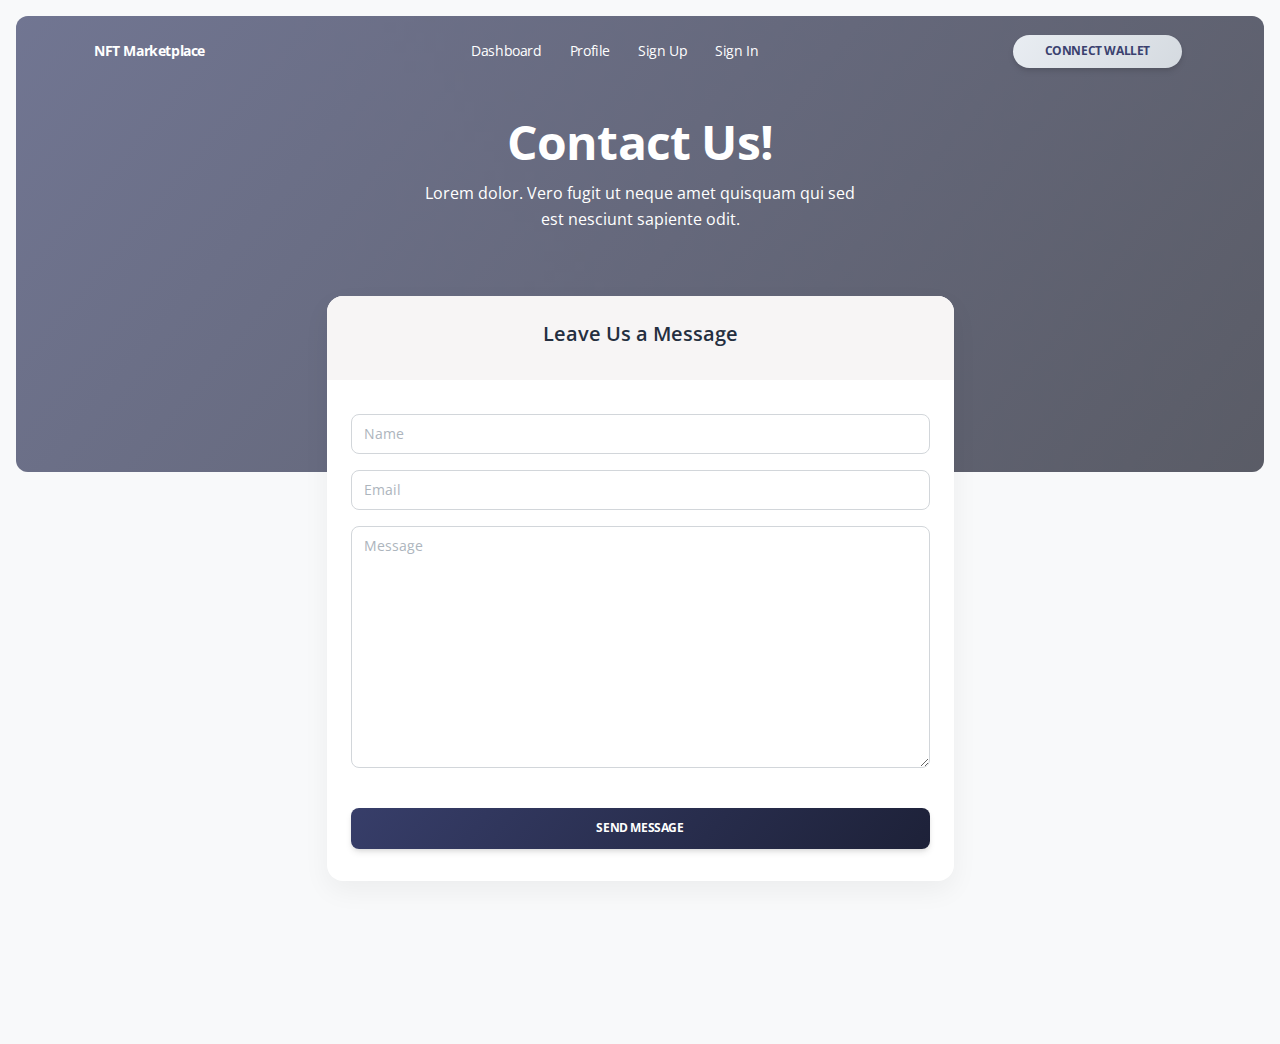
<file: Makram-Temp/Temp-Files/contact.html>
<!DOCTYPE html>
<html lang="en">

<head>
  <meta charset="utf-8" />
  <meta name="viewport" content="width=device-width, initial-scale=1, shrink-to-fit=no">
  <link rel="apple-touch-icon" sizes="76x76" href="assets/img/apple-icon.png">
  <link rel="icon" type="image/png" href="assets/img/favicon.png">
  <title>
    NFT Marketplace
  </title>
  <!--     Fonts and icons     -->
  <link href="https://fonts.googleapis.com/css?family=Open+Sans:300,400,600,700" rel="stylesheet" />
  <!-- Nucleo Icons -->
  <link href="assets/css/nucleo-icons.css" rel="stylesheet" />
  <link href="assets/css/nucleo-svg.css" rel="stylesheet" />
  <!-- Font Awesome Icons -->
  <script src="assets/js/fontawesome.js"></script>
  <link href="assets/css/nucleo-svg.css" rel="stylesheet" />
  <!-- CSS Files -->
  <link href="assets/css/bootstrap.css" rel="stylesheet" />
  <link href="assets/css/style.css" rel="stylesheet" />
</head>

<body class="g-sidenav-show  bg-gray-100">
  <!-- Navbar -->
  <nav class="navbar navbar-expand-lg position-absolute top-0 z-index-3 w-100 shadow-none my-3  navbar-transparent mt-4">
    <div class="container">
      <a class="navbar-brand font-weight-bolder ms-lg-0 ms-3 text-white" href="index.html">
        NFT Marketplace
      </a>
      <button class="navbar-toggler shadow-none ms-2"  data-bs-toggle="collapse" data-bs-target="#navigation" aria-controls="navigation" aria-expanded="false" aria-label="Toggle navigation">
        <span class="navbar-toggler-icon mt-2">
          <span class="navbar-toggler-bar bar1"></span>
          <span class="navbar-toggler-bar bar2"></span>
          <span class="navbar-toggler-bar bar3"></span>
        </span>
      </button>
      <div class="collapse navbar-collapse" id="navigation">
        <ul class="navbar-nav mx-auto">
          <li class="nav-item">
            <a class="nav-link d-flex align-items-center me-2 active" aria-current="page" href="index.html">
              <i class="fa fa-chart-pie opacity-6  me-1"></i>
              Dashboard
            </a>
          </li>
          <li class="nav-item">
            <a class="nav-link me-2" href="profile.html">
              <i class="fa fa-user opacity-6  me-1"></i>
              Profile
            </a>
          </li>
          <li class="nav-item">
            <a class="nav-link me-2" href="sign-up.html">
              <i class="fas fa-user-circle opacity-6  me-1"></i>
              Sign Up
            </a>
          </li>
          <li class="nav-item">
            <a class="nav-link me-2" href="sign-in.html">
              <i class="fas fa-key opacity-6  me-1"></i>
              Sign In
            </a>
          </li>
        </ul>
        <ul class="navbar-nav d-lg-block d-none">
          <li class="nav-item">
            <a href="connect-wallet.html" class="btn btn-sm btn-round mb-0 me-1 bg-gradient-light">Connect Wallet</a>
          </li>
        </ul>
      </div>
    </div>
  </nav>
  <!-- End Navbar -->
  <section class="h-100-vh mb-8">
    <div class="page-header align-items-start section-height-50 pt-5 pb-11 m-3 border-radius-lg" style="background-image: url('assets/img/curved-images/curved14.jpg');">
      <span class="mask bg-gradient-dark opacity-6"></span>
      <div class="container">
        <div class="row justify-content-center">
          <div class="col-lg-5 text-center mx-auto">
            <h1 class="text-white mb-2 mt-5">Contact Us!</h1>
            <p class="text-lead text-white">Lorem dolor. Vero fugit ut neque amet quisquam qui sed est nesciunt sapiente odit.</p>
          </div>
        </div>
      </div>
    </div>
    <div class="container">
      <div class="row mt-lg-n10 mt-md-n11 mt-n10">
        <div class="col-md-7 mx-auto mb-30">
          <div class="card z-index-0">
            <div class="card-header gray-bg text-center pt-4">
              <h5>Leave Us a Message</h5>
            </div>
            
            <div class="card-body">
              <form action="post">
                <div class="mb-3 mt-10p">
                  <input type="text" class="form-control" placeholder="Name" aria-label="Name" >
                </div>
                <div class="mb-3">
                  <input type="email" class="form-control" placeholder="Email" aria-label="Email" >
                </div>
                <div class="mb-3">
                  
                  <textarea name="Message" class="form-control" id="Message" placeholder="Message" cols="30" rows="10"></textarea>
                </div>
                
                <div class="text-center">
                  <button  class="btn bg-gradient-dark w-100 my-4 mb-2">Send Message</button>
                </div>
                
              </form>
            </div>
          </div>
        </div>
      </div>
    </div>
  </section>
  

  <!--   Core JS Files   -->
  <script src="assets/js/core/popper.min.js"></script>
  <script src="assets/js/core/bootstrap.min.js"></script>
  <script src="assets/js/plugins/smooth-scrollbar.min.js"></script>
  <!--  parallax effects, scripts for the example pages etc -->
  <script src="assets/js/scripts.js"></script>
  
</body>

</html>
</file>
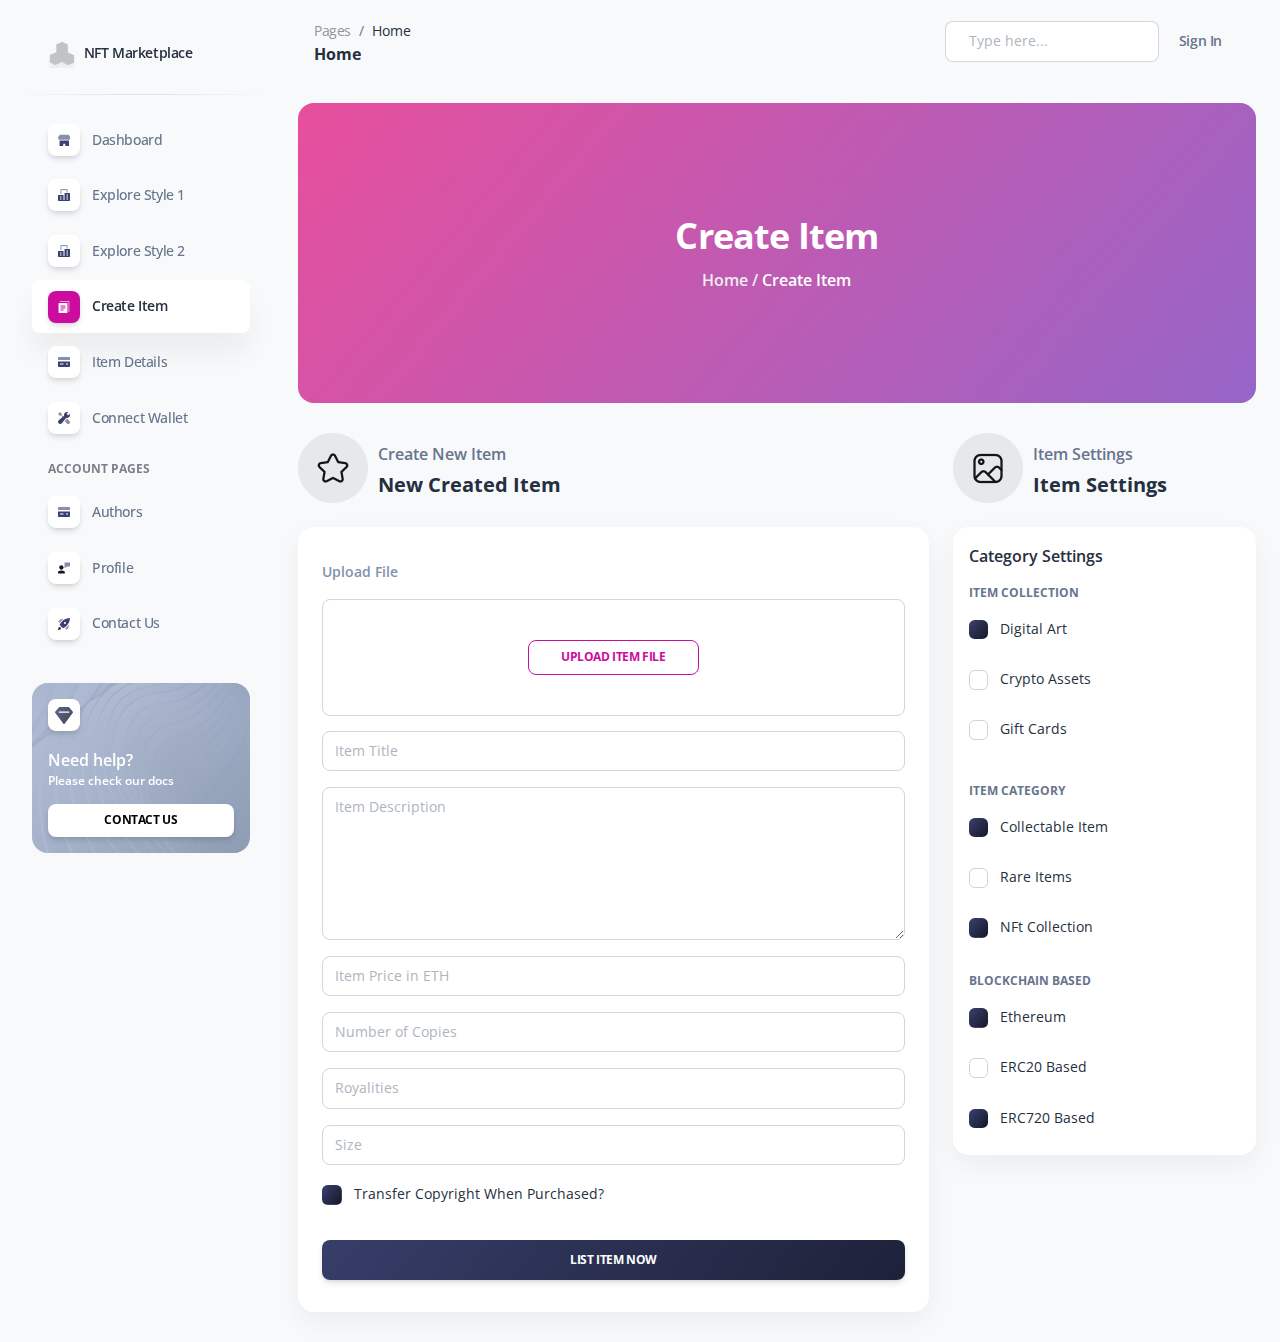
<file: Makram-Temp/Temp-Files/create-item.html>
<!DOCTYPE html>
<html lang="en">

<head>
  <meta charset="utf-8" />
  <meta name="viewport" content="width=device-width, initial-scale=1, shrink-to-fit=no">
  <link rel="apple-touch-icon" sizes="76x76" href="assets/img/apple-icon.png">
  <link rel="icon" type="image/png" href="assets/img/favicon.png">
  <title>
    NFT Marketplace
  </title>
  <!--     Fonts and icons     -->
  <link href="https://fonts.googleapis.com/css?family=Open+Sans:300,400,600,700" rel="stylesheet" />
  <!-- Nucleo Icons -->
  <link href="assets/css/nucleo-icons.css" rel="stylesheet" />
  <link href="assets/css/nucleo-svg.css" rel="stylesheet" />
  <!-- Font Awesome Icons -->
  <script src="assets/js/fontawesome.js"></script>
  <link href="assets/css/nucleo-svg.css" rel="stylesheet" />
  <!-- CSS Files -->
  <link href="assets/css/bootstrap.css" rel="stylesheet" />
  <link href="assets/css/style.css" rel="stylesheet" />
</head>

<body class="g-sidenav-show  bg-gray-100">
  <aside class="sidenav navbar navbar-vertical navbar-expand-xs border-0 border-radius-xl my-3 fixed-left ms-3" id="sidenav-main">
    <div class="sidenav-header">
      <i class="fas fa-times p-3 cursor-pointer text-secondary opacity-5 position-absolute right-0 top-0 d-none d-xl-none" aria-hidden="true" id="iconSidenav"></i>
      <a class="navbar-brand m-0" href="index.html">
        <img src="assets/img/logo-ct.png" class="navbar-brand-img h-100 w-15" alt="...">
        <span class="ms-1 font-weight-bold">NFT Marketplace</span>
      </a>
    </div>
    <hr class="horizontal dark mt-0">
    <div class="collapse navbar-collapse  w-auto" id="sidenav-collapse-main">
      <ul class="navbar-nav">
        <li class="nav-item">
          <a class="nav-link" href="index.html">
            <div class="icon icon-shape icon-sm shadow border-radius-md bg-white text-center me-2 d-flex align-items-center justify-content-center">
              <svg width="12px" height="12px" viewBox="0 0 45 40" version="1.1" xmlns="http://www.w3.org/2000/svg" xmlns:xlink="http://www.w3.org/1999/xlink">
                <title>shop </title>
                <g  stroke="none" stroke-width="1" fill="none" fill-rule="evenodd">
                  <g  transform="translate(-1716.000000, -439.000000)" fill="#FFFFFF" fill-rule="nonzero">
                    <g  transform="translate(1716.000000, 291.000000)">
                      <g id="shop-" transform="translate(0.000000, 148.000000)">
                        <path class="color-background" d="M46.7199583,10.7414583 L40.8449583,0.949791667 C40.4909749,0.360605034 39.8540131,0 39.1666667,0 L7.83333333,0 C7.1459869,0 6.50902508,0.360605034 6.15504167,0.949791667 L0.280041667,10.7414583 C0.0969176761,11.0460037 -1.23209662e-05,11.3946378 -1.23209662e-05,11.75 C-0.00758042603,16.0663731 3.48367543,19.5725301 7.80004167,19.5833333 L7.81570833,19.5833333 C9.75003686,19.5882688 11.6168794,18.8726691 13.0522917,17.5760417 C16.0171492,20.2556967 20.5292675,20.2556967 23.494125,17.5760417 C26.4604562,20.2616016 30.9794188,20.2616016 33.94575,17.5760417 C36.2421905,19.6477597 39.5441143,20.1708521 42.3684437,18.9103691 C45.1927731,17.649886 47.0084685,14.8428276 47.0000295,11.75 C47.0000295,11.3946378 46.9030823,11.0460037 46.7199583,10.7414583 Z"  opacity="0.598981585"></path>
                        <path class="color-background" d="M39.198,22.4912623 C37.3776246,22.4928106 35.5817531,22.0149171 33.951625,21.0951667 L33.92225,21.1107282 C31.1430221,22.6838032 27.9255001,22.9318916 24.9844167,21.7998837 C24.4750389,21.605469 23.9777983,21.3722567 23.4960833,21.1018359 L23.4745417,21.1129513 C20.6961809,22.6871153 17.4786145,22.9344611 14.5386667,21.7998837 C14.029926,21.6054643 13.533337,21.3722507 13.0522917,21.1018359 C11.4250962,22.0190609 9.63246555,22.4947009 7.81570833,22.4912623 C7.16510551,22.4842162 6.51607673,22.4173045 5.875,22.2911849 L5.875,44.7220845 C5.875,45.9498589 6.7517757,46.9451667 7.83333333,46.9451667 L19.5833333,46.9451667 L19.5833333,33.6066734 L27.4166667,33.6066734 L27.4166667,46.9451667 L39.1666667,46.9451667 C40.2482243,46.9451667 41.125,45.9498589 41.125,44.7220845 L41.125,22.2822926 C40.4887822,22.4116582 39.8442868,22.4815492 39.198,22.4912623 Z" ></path>
                      </g>
                    </g>
                  </g>
                </g>
              </svg>
            </div>
            <span class="nav-link-text ms-1">Dashboard</span>
          </a>
        </li>
        <li class="nav-item">
          <a class="nav-link " href="explore.html">
            <div class="icon icon-shape icon-sm shadow border-radius-md bg-white text-center me-2 d-flex align-items-center justify-content-center">
              <svg width="12px" height="12px" viewBox="0 0 42 42" version="1.1" xmlns="http://www.w3.org/2000/svg" xmlns:xlink="http://www.w3.org/1999/xlink">
                <title>office</title>
                <g  stroke="none" stroke-width="1" fill="none" fill-rule="evenodd">
                  <g  transform="translate(-1869.000000, -293.000000)" fill="#FFFFFF" fill-rule="nonzero">
                    <g  transform="translate(1716.000000, 291.000000)">
                      <g  transform="translate(153.000000, 2.000000)">
                        <path class="color-background" d="M12.25,17.5 L8.75,17.5 L8.75,1.75 C8.75,0.78225 9.53225,0 10.5,0 L31.5,0 C32.46775,0 33.25,0.78225 33.25,1.75 L33.25,12.25 L29.75,12.25 L29.75,3.5 L12.25,3.5 L12.25,17.5 Z"  opacity="0.6"></path>
                        <path class="color-background" d="M40.25,14 L24.5,14 C23.53225,14 22.75,14.78225 22.75,15.75 L22.75,38.5 L19.25,38.5 L19.25,22.75 C19.25,21.78225 18.46775,21 17.5,21 L1.75,21 C0.78225,21 0,21.78225 0,22.75 L0,40.25 C0,41.21775 0.78225,42 1.75,42 L40.25,42 C41.21775,42 42,41.21775 42,40.25 L42,15.75 C42,14.78225 41.21775,14 40.25,14 Z M12.25,36.75 L7,36.75 L7,33.25 L12.25,33.25 L12.25,36.75 Z M12.25,29.75 L7,29.75 L7,26.25 L12.25,26.25 L12.25,29.75 Z M35,36.75 L29.75,36.75 L29.75,33.25 L35,33.25 L35,36.75 Z M35,29.75 L29.75,29.75 L29.75,26.25 L35,26.25 L35,29.75 Z M35,22.75 L29.75,22.75 L29.75,19.25 L35,19.25 L35,22.75 Z" ></path>
                      </g>
                    </g>
                  </g>
                </g>
              </svg>
            </div>
            <span class="nav-link-text ms-1">Explore Style 1</span>
          </a>
        </li>
        <li class="nav-item">
          <a class="nav-link " href="explore-2.html">
            <div class="icon icon-shape icon-sm shadow border-radius-md bg-white text-center me-2 d-flex align-items-center justify-content-center">
              <svg width="12px" height="12px" viewBox="0 0 42 42" version="1.1" xmlns="http://www.w3.org/2000/svg" xmlns:xlink="http://www.w3.org/1999/xlink">
                <title>office</title>
                <g  stroke="none" stroke-width="1" fill="none" fill-rule="evenodd">
                  <g  transform="translate(-1869.000000, -293.000000)" fill="#FFFFFF" fill-rule="nonzero">
                    <g  transform="translate(1716.000000, 291.000000)">
                      <g  transform="translate(153.000000, 2.000000)">
                        <path class="color-background" d="M12.25,17.5 L8.75,17.5 L8.75,1.75 C8.75,0.78225 9.53225,0 10.5,0 L31.5,0 C32.46775,0 33.25,0.78225 33.25,1.75 L33.25,12.25 L29.75,12.25 L29.75,3.5 L12.25,3.5 L12.25,17.5 Z"  opacity="0.6"></path>
                        <path class="color-background" d="M40.25,14 L24.5,14 C23.53225,14 22.75,14.78225 22.75,15.75 L22.75,38.5 L19.25,38.5 L19.25,22.75 C19.25,21.78225 18.46775,21 17.5,21 L1.75,21 C0.78225,21 0,21.78225 0,22.75 L0,40.25 C0,41.21775 0.78225,42 1.75,42 L40.25,42 C41.21775,42 42,41.21775 42,40.25 L42,15.75 C42,14.78225 41.21775,14 40.25,14 Z M12.25,36.75 L7,36.75 L7,33.25 L12.25,33.25 L12.25,36.75 Z M12.25,29.75 L7,29.75 L7,26.25 L12.25,26.25 L12.25,29.75 Z M35,36.75 L29.75,36.75 L29.75,33.25 L35,33.25 L35,36.75 Z M35,29.75 L29.75,29.75 L29.75,26.25 L35,26.25 L35,29.75 Z M35,22.75 L29.75,22.75 L29.75,19.25 L35,19.25 L35,22.75 Z" ></path>
                      </g>
                    </g>
                  </g>
                </g>
              </svg>
            </div>
            <span class="nav-link-text ms-1">Explore Style 2</span>
          </a>
        </li>
        <li class="nav-item">
          <a class="nav-link  active" href="create-item.html">
            <div class="icon icon-shape icon-sm shadow border-radius-md bg-white text-center me-2 d-flex align-items-center justify-content-center">
              <svg width="12px" height="12px" viewBox="0 0 40 44" version="1.1" xmlns="http://www.w3.org/2000/svg" xmlns:xlink="http://www.w3.org/1999/xlink">
                <title>document</title>
                <g  stroke="none" stroke-width="1" fill="none" fill-rule="evenodd">
                  <g  transform="translate(-1870.000000, -591.000000)" fill="#FFFFFF" fill-rule="nonzero">
                    <g  transform="translate(1716.000000, 291.000000)">
                      <g  transform="translate(154.000000, 300.000000)">
                        <path class="color-background" d="M40,40 L36.3636364,40 L36.3636364,3.63636364 L5.45454545,3.63636364 L5.45454545,0 L38.1818182,0 C39.1854545,0 40,0.814545455 40,1.81818182 L40,40 Z"  opacity="0.603585379"></path>
                        <path class="color-background" d="M30.9090909,7.27272727 L1.81818182,7.27272727 C0.814545455,7.27272727 0,8.08727273 0,9.09090909 L0,41.8181818 C0,42.8218182 0.814545455,43.6363636 1.81818182,43.6363636 L30.9090909,43.6363636 C31.9127273,43.6363636 32.7272727,42.8218182 32.7272727,41.8181818 L32.7272727,9.09090909 C32.7272727,8.08727273 31.9127273,7.27272727 30.9090909,7.27272727 Z M18.1818182,34.5454545 L7.27272727,34.5454545 L7.27272727,30.9090909 L18.1818182,30.9090909 L18.1818182,34.5454545 Z M25.4545455,27.2727273 L7.27272727,27.2727273 L7.27272727,23.6363636 L25.4545455,23.6363636 L25.4545455,27.2727273 Z M25.4545455,20 L7.27272727,20 L7.27272727,16.3636364 L25.4545455,16.3636364 L25.4545455,20 Z" ></path>
                      </g>
                    </g>
                  </g>
                </g>
              </svg>
            </div>
            <span class="nav-link-text ms-1">Create Item</span>
          </a>
        </li>
        <li class="nav-item">
          <a class="nav-link  " href="item-details.html">
            <div class="icon icon-shape icon-sm shadow border-radius-md bg-white text-center me-2 d-flex align-items-center justify-content-center">
              <svg width="12px" height="12px" viewBox="0 0 43 36" version="1.1" xmlns="http://www.w3.org/2000/svg" xmlns:xlink="http://www.w3.org/1999/xlink">
                <title>credit-card</title>
                <g  stroke="none" stroke-width="1" fill="none" fill-rule="evenodd">
                  <g  transform="translate(-2169.000000, -745.000000)" fill="#FFFFFF" fill-rule="nonzero">
                    <g  transform="translate(1716.000000, 291.000000)">
                      <g  transform="translate(453.000000, 454.000000)">
                        <path class="color-background" d="M43,10.7482083 L43,3.58333333 C43,1.60354167 41.3964583,0 39.4166667,0 L3.58333333,0 C1.60354167,0 0,1.60354167 0,3.58333333 L0,10.7482083 L43,10.7482083 Z"  opacity="0.593633743"></path>
                        <path class="color-background" d="M0,16.125 L0,32.25 C0,34.2297917 1.60354167,35.8333333 3.58333333,35.8333333 L39.4166667,35.8333333 C41.3964583,35.8333333 43,34.2297917 43,32.25 L43,16.125 L0,16.125 Z M19.7083333,26.875 L7.16666667,26.875 L7.16666667,23.2916667 L19.7083333,23.2916667 L19.7083333,26.875 Z M35.8333333,26.875 L28.6666667,26.875 L28.6666667,23.2916667 L35.8333333,23.2916667 L35.8333333,26.875 Z" ></path>
                      </g>
                    </g>
                  </g>
                </g>
              </svg>
            </div>
            <span class="nav-link-text ms-1">Item Details</span>
          </a>
        </li>
        <li class="nav-item">
          <a class="nav-link  " href="connect-wallet.html">
            <div class="icon icon-shape icon-sm shadow border-radius-md bg-white text-center me-2 d-flex align-items-center justify-content-center">
              <svg width="12px" height="12px" viewBox="0 0 40 40" version="1.1" xmlns="http://www.w3.org/2000/svg" xmlns:xlink="http://www.w3.org/1999/xlink">
                <title>settings</title>
                <g  stroke="none" stroke-width="1" fill="none" fill-rule="evenodd">
                  <g  transform="translate(-2020.000000, -442.000000)" fill="#FFFFFF" fill-rule="nonzero">
                    <g  transform="translate(1716.000000, 291.000000)">
                      <g id="settings" transform="translate(304.000000, 151.000000)">
                        <polygon class="color-background"  opacity="0.596981957" points="18.0883333 15.7316667 11.1783333 8.82166667 13.3333333 6.66666667 6.66666667 0 0 6.66666667 6.66666667 13.3333333 8.82166667 11.1783333 15.315 17.6716667"></polygon>
                        <path class="color-background" d="M31.5666667,23.2333333 C31.0516667,23.2933333 30.53,23.3333333 30,23.3333333 C29.4916667,23.3333333 28.9866667,23.3033333 28.48,23.245 L22.4116667,30.7433333 L29.9416667,38.2733333 C32.2433333,40.575 35.9733333,40.575 38.275,38.2733333 L38.275,38.2733333 C40.5766667,35.9716667 40.5766667,32.2416667 38.275,29.94 L31.5666667,23.2333333 Z"  opacity="0.596981957"></path>
                        <path class="color-background" d="M33.785,11.285 L28.715,6.215 L34.0616667,0.868333333 C32.82,0.315 31.4483333,0 30,0 C24.4766667,0 20,4.47666667 20,10 C20,10.99 20.1483333,11.9433333 20.4166667,12.8466667 L2.435,27.3966667 C0.95,28.7083333 0.0633333333,30.595 0.00333333333,32.5733333 C-0.0583333333,34.5533333 0.71,36.4916667 2.11,37.89 C3.47,39.2516667 5.27833333,40 7.20166667,40 C9.26666667,40 11.2366667,39.1133333 12.6033333,37.565 L27.1533333,19.5833333 C28.0566667,19.8516667 29.01,20 30,20 C35.5233333,20 40,15.5233333 40,10 C40,8.55166667 39.685,7.18 39.1316667,5.93666667 L33.785,11.285 Z" ></path>
                      </g>
                    </g>
                  </g>
                </g>
              </svg>
            </div>
            <span class="nav-link-text ms-1">Connect Wallet</span>
          </a>
        </li>
        <li class="nav-item mt-3">
          <h6 class="ps-4 ms-2 text-uppercase text-xs font-weight-bolder opacity-6">Account pages</h6>
        </li>
        <li class="nav-item">
          <a class="nav-link " href="authors.html">
            <div class="icon icon-shape icon-sm shadow border-radius-md bg-white text-center me-2 d-flex align-items-center justify-content-center">
              <svg width="12px" height="12px" viewBox="0 0 43 36" version="1.1" xmlns="http://www.w3.org/2000/svg" xmlns:xlink="http://www.w3.org/1999/xlink">
                <title>credit-card</title>
                <g  stroke="none" stroke-width="1" fill="none" fill-rule="evenodd">
                  <g  transform="translate(-2169.000000, -745.000000)" fill="#FFFFFF" fill-rule="nonzero">
                    <g  transform="translate(1716.000000, 291.000000)">
                      <g  transform="translate(453.000000, 454.000000)">
                        <path class="color-background" d="M43,10.7482083 L43,3.58333333 C43,1.60354167 41.3964583,0 39.4166667,0 L3.58333333,0 C1.60354167,0 0,1.60354167 0,3.58333333 L0,10.7482083 L43,10.7482083 Z"  opacity="0.593633743"></path>
                        <path class="color-background" d="M0,16.125 L0,32.25 C0,34.2297917 1.60354167,35.8333333 3.58333333,35.8333333 L39.4166667,35.8333333 C41.3964583,35.8333333 43,34.2297917 43,32.25 L43,16.125 L0,16.125 Z M19.7083333,26.875 L7.16666667,26.875 L7.16666667,23.2916667 L19.7083333,23.2916667 L19.7083333,26.875 Z M35.8333333,26.875 L28.6666667,26.875 L28.6666667,23.2916667 L35.8333333,23.2916667 L35.8333333,26.875 Z" ></path>
                      </g>
                    </g>
                  </g>
                </g>
              </svg>
            </div>
            <span class="nav-link-text ms-1">Authors</span>
          </a>
        </li>
        <li class="nav-item">
          <a class="nav-link  " href="profile.html">
            <div class="icon icon-shape icon-sm shadow border-radius-md bg-white text-center me-2 d-flex align-items-center justify-content-center">
              <svg width="12px" height="12px" viewBox="0 0 46 42" version="1.1" xmlns="http://www.w3.org/2000/svg" xmlns:xlink="http://www.w3.org/1999/xlink">
                <title>customer-support</title>
                <g  stroke="none" stroke-width="1" fill="none" fill-rule="evenodd">
                  <g  transform="translate(-1717.000000, -291.000000)" fill="#FFFFFF" fill-rule="nonzero">
                    <g  transform="translate(1716.000000, 291.000000)">
                      <g id="customer-support" transform="translate(1.000000, 0.000000)">
                        <path class="color-background" d="M45,0 L26,0 C25.447,0 25,0.447 25,1 L25,20 C25,20.379 25.214,20.725 25.553,20.895 C25.694,20.965 25.848,21 26,21 C26.212,21 26.424,20.933 26.6,20.8 L34.333,15 L45,15 C45.553,15 46,14.553 46,14 L46,1 C46,0.447 45.553,0 45,0 Z"  opacity="0.59858631"></path>
                        <path class="color-foreground" d="M22.883,32.86 C20.761,32.012 17.324,31 13,31 C8.676,31 5.239,32.012 3.116,32.86 C1.224,33.619 0,35.438 0,37.494 L0,41 C0,41.553 0.447,42 1,42 L25,42 C25.553,42 26,41.553 26,41 L26,37.494 C26,35.438 24.776,33.619 22.883,32.86 Z" ></path>
                        <path class="color-foreground" d="M13,28 C17.432,28 21,22.529 21,18 C21,13.589 17.411,10 13,10 C8.589,10 5,13.589 5,18 C5,22.529 8.568,28 13,28 Z" ></path>
                      </g>
                    </g>
                  </g>
                </g>
              </svg>
            </div>
            <span class="nav-link-text ms-1">Profile</span>
          </a>
        </li>
        <li class="nav-item">
          <a class="nav-link  " href="contact.html">
            <div class="icon icon-shape icon-sm shadow border-radius-md bg-white text-center me-2 d-flex align-items-center justify-content-center">
              <svg width="12px" height="20px" viewBox="0 0 40 40" version="1.1" xmlns="http://www.w3.org/2000/svg" xmlns:xlink="http://www.w3.org/1999/xlink">
                <title>spaceship</title>
                <g  stroke="none" stroke-width="1" fill="none" fill-rule="evenodd">
                  <g  transform="translate(-1720.000000, -592.000000)" fill="#FFFFFF" fill-rule="nonzero">
                    <g  transform="translate(1716.000000, 291.000000)">
                      <g  transform="translate(4.000000, 301.000000)">
                        <path class="color-background" d="M39.3,0.706666667 C38.9660984,0.370464027 38.5048767,0.192278529 38.0316667,0.216666667 C14.6516667,1.43666667 6.015,22.2633333 5.93166667,22.4733333 C5.68236407,23.0926189 5.82664679,23.8009159 6.29833333,24.2733333 L15.7266667,33.7016667 C16.2013871,34.1756798 16.9140329,34.3188658 17.535,34.065 C17.7433333,33.98 38.4583333,25.2466667 39.7816667,1.97666667 C39.8087196,1.50414529 39.6335979,1.04240574 39.3,0.706666667 Z M25.69,19.0233333 C24.7367525,19.9768687 23.3029475,20.2622391 22.0572426,19.7463614 C20.8115377,19.2304837 19.9992882,18.0149658 19.9992882,16.6666667 C19.9992882,15.3183676 20.8115377,14.1028496 22.0572426,13.5869719 C23.3029475,13.0710943 24.7367525,13.3564646 25.69,14.31 C26.9912731,15.6116662 26.9912731,17.7216672 25.69,19.0233333 L25.69,19.0233333 Z" ></path>
                        <path class="color-background" d="M1.855,31.4066667 C3.05106558,30.2024182 4.79973884,29.7296005 6.43969145,30.1670277 C8.07964407,30.6044549 9.36054508,31.8853559 9.7979723,33.5253085 C10.2353995,35.1652612 9.76258177,36.9139344 8.55833333,38.11 C6.70666667,39.9616667 0,40 0,40 C0,40 0,33.2566667 1.855,31.4066667 Z" ></path>
                        <path class="color-background" d="M17.2616667,3.90166667 C12.4943643,3.07192755 7.62174065,4.61673894 4.20333333,8.04166667 C3.31200265,8.94126033 2.53706177,9.94913142 1.89666667,11.0416667 C1.5109569,11.6966059 1.61721591,12.5295394 2.155,13.0666667 L5.47,16.3833333 C8.55036617,11.4946947 12.5559074,7.25476565 17.2616667,3.90166667 L17.2616667,3.90166667 Z"  opacity="0.598539807"></path>
                        <path class="color-background" d="M36.0983333,22.7383333 C36.9280725,27.5056357 35.3832611,32.3782594 31.9583333,35.7966667 C31.0587397,36.6879974 30.0508686,37.4629382 28.9583333,38.1033333 C28.3033941,38.4890431 27.4704606,38.3827841 26.9333333,37.845 L23.6166667,34.53 C28.5053053,31.4496338 32.7452344,27.4440926 36.0983333,22.7383333 L36.0983333,22.7383333 Z"  opacity="0.598539807"></path>
                      </g>
                    </g>
                  </g>
                </g>
              </svg>
            </div>
            <span class="nav-link-text ms-1">Contact Us</span>
          </a>
        </li>
        <li class="nav-item">
          <a class="nav-link  " href="sign-in.html">
            <div class="icon icon-shape icon-sm shadow border-radius-md bg-white text-center me-2 d-flex align-items-center justify-content-center">
              <svg width="12px" height="12px" viewBox="0 0 40 44" version="1.1" xmlns="http://www.w3.org/2000/svg" xmlns:xlink="http://www.w3.org/1999/xlink">
                <title>document</title>
                <g  stroke="none" stroke-width="1" fill="none" fill-rule="evenodd">
                  <g  transform="translate(-1870.000000, -591.000000)" fill="#FFFFFF" fill-rule="nonzero">
                    <g  transform="translate(1716.000000, 291.000000)">
                      <g  transform="translate(154.000000, 300.000000)">
                        <path class="color-background" d="M40,40 L36.3636364,40 L36.3636364,3.63636364 L5.45454545,3.63636364 L5.45454545,0 L38.1818182,0 C39.1854545,0 40,0.814545455 40,1.81818182 L40,40 Z"  opacity="0.603585379"></path>
                        <path class="color-background" d="M30.9090909,7.27272727 L1.81818182,7.27272727 C0.814545455,7.27272727 0,8.08727273 0,9.09090909 L0,41.8181818 C0,42.8218182 0.814545455,43.6363636 1.81818182,43.6363636 L30.9090909,43.6363636 C31.9127273,43.6363636 32.7272727,42.8218182 32.7272727,41.8181818 L32.7272727,9.09090909 C32.7272727,8.08727273 31.9127273,7.27272727 30.9090909,7.27272727 Z M18.1818182,34.5454545 L7.27272727,34.5454545 L7.27272727,30.9090909 L18.1818182,30.9090909 L18.1818182,34.5454545 Z M25.4545455,27.2727273 L7.27272727,27.2727273 L7.27272727,23.6363636 L25.4545455,23.6363636 L25.4545455,27.2727273 Z M25.4545455,20 L7.27272727,20 L7.27272727,16.3636364 L25.4545455,16.3636364 L25.4545455,20 Z" ></path>
                      </g>
                    </g>
                  </g>
                </g>
              </svg>
            </div>
            <span class="nav-link-text ms-1">Sign In</span>
          </a>
        </li>
        <li class="nav-item">
          <a class="nav-link  " href="sign-up.html">
            <div class="icon icon-shape icon-sm shadow border-radius-md bg-white text-center me-2 d-flex align-items-center justify-content-center">
              <svg width="12px" height="20px" viewBox="0 0 40 40" version="1.1" xmlns="http://www.w3.org/2000/svg" xmlns:xlink="http://www.w3.org/1999/xlink">
                <title>spaceship</title>
                <g  stroke="none" stroke-width="1" fill="none" fill-rule="evenodd">
                  <g  transform="translate(-1720.000000, -592.000000)" fill="#FFFFFF" fill-rule="nonzero">
                    <g  transform="translate(1716.000000, 291.000000)">
                      <g  transform="translate(4.000000, 301.000000)">
                        <path class="color-background" d="M39.3,0.706666667 C38.9660984,0.370464027 38.5048767,0.192278529 38.0316667,0.216666667 C14.6516667,1.43666667 6.015,22.2633333 5.93166667,22.4733333 C5.68236407,23.0926189 5.82664679,23.8009159 6.29833333,24.2733333 L15.7266667,33.7016667 C16.2013871,34.1756798 16.9140329,34.3188658 17.535,34.065 C17.7433333,33.98 38.4583333,25.2466667 39.7816667,1.97666667 C39.8087196,1.50414529 39.6335979,1.04240574 39.3,0.706666667 Z M25.69,19.0233333 C24.7367525,19.9768687 23.3029475,20.2622391 22.0572426,19.7463614 C20.8115377,19.2304837 19.9992882,18.0149658 19.9992882,16.6666667 C19.9992882,15.3183676 20.8115377,14.1028496 22.0572426,13.5869719 C23.3029475,13.0710943 24.7367525,13.3564646 25.69,14.31 C26.9912731,15.6116662 26.9912731,17.7216672 25.69,19.0233333 L25.69,19.0233333 Z" ></path>
                        <path class="color-background" d="M1.855,31.4066667 C3.05106558,30.2024182 4.79973884,29.7296005 6.43969145,30.1670277 C8.07964407,30.6044549 9.36054508,31.8853559 9.7979723,33.5253085 C10.2353995,35.1652612 9.76258177,36.9139344 8.55833333,38.11 C6.70666667,39.9616667 0,40 0,40 C0,40 0,33.2566667 1.855,31.4066667 Z" ></path>
                        <path class="color-background" d="M17.2616667,3.90166667 C12.4943643,3.07192755 7.62174065,4.61673894 4.20333333,8.04166667 C3.31200265,8.94126033 2.53706177,9.94913142 1.89666667,11.0416667 C1.5109569,11.6966059 1.61721591,12.5295394 2.155,13.0666667 L5.47,16.3833333 C8.55036617,11.4946947 12.5559074,7.25476565 17.2616667,3.90166667 L17.2616667,3.90166667 Z"  opacity="0.598539807"></path>
                        <path class="color-background" d="M36.0983333,22.7383333 C36.9280725,27.5056357 35.3832611,32.3782594 31.9583333,35.7966667 C31.0587397,36.6879974 30.0508686,37.4629382 28.9583333,38.1033333 C28.3033941,38.4890431 27.4704606,38.3827841 26.9333333,37.845 L23.6166667,34.53 C28.5053053,31.4496338 32.7452344,27.4440926 36.0983333,22.7383333 L36.0983333,22.7383333 Z"  opacity="0.598539807"></path>
                      </g>
                    </g>
                  </g>
                </g>
              </svg>
            </div>
            <span class="nav-link-text ms-1">Sign Up</span>
          </a>
        </li>
      </ul>
    </div>
    <div class="sidenav-footer mx-3 mt-3 pt-3">
      <div class="card card-background shadow-none card-background-mask-secondary" id="sidenavCard">
        <div class="full-background" style="background-image: url('assets/img/curved-images/white-curved.jpeg')"></div>
        <div class="card-body text-left p-3 w-100">
          <div class="icon icon-shape icon-sm bg-white shadow text-center mb-3 d-flex align-items-center justify-content-center border-radius-md">
            <i class="ni ni-diamond text-dark text-gradient text-lg top-0" aria-hidden="true" ></i>
          </div>
          <h6 class="text-white up mb-0">Need help?</h6>
          <p class="text-xs font-weight-bold">Please check our docs</p>
          <a href="contact.html" class="btn btn-white btn-sm w-100 mb-0">Contact Us</a>
        </div>
      </div>
    </div>
  </aside>

  <main class="main-content mt-1 border-radius-lg">
    <!-- Navbar -->
    <nav class="navbar navbar-main navbar-expand-lg px-0 mx-4 shadow-none border-radius-xl" id="navbarBlur" >
      <div class="container-fluid py-1 px-3">
        <nav aria-label="breadcrumb">
          <ol class="breadcrumb bg-transparent mb-0 pb-0 pt-1 px-0 me-sm-6 me-5">
            <li class="breadcrumb-item text-sm"><a class="opacity-5 text-dark" href="javascript:;">Pages</a></li>
            <li class="breadcrumb-item text-sm text-dark active" aria-current="page">Home</li>
          </ol>
          <h6 class="font-weight-bolder mb-0">Home</h6>
        </nav>
        <div class="collapse navbar-collapse mt-sm-0 mt-2 me-md-0 me-sm-4" id="navbar">
          <div class="ms-md-auto pe-md-3 d-flex align-items-center">
            <div class="input-group">
              <span class="input-group-text text-body"><i class="fas fa-search" aria-hidden="true"></i></span>
              <input type="text" class="form-control" placeholder="Type here...">
            </div>
          </div>
          <ul class="navbar-nav  justify-content-end">
            <li class="nav-item d-flex align-items-center">
              <a href="sign-in.html" class="nav-link text-body font-weight-bold px-0">
                <i class="fa fa-user me-sm-1"></i>
                <span class="d-sm-inline d-none mr-10">Sign In</span>
              </a>
            </li>
            <li class="nav-item d-xl-none px-3 d-flex align-items-center">
              <a href="javascript:;" class="nav-link text-body p-0" id="iconNavbarSidenav">
                <div class="sidenav-toggler-inner">
                  <i class="sidenav-toggler-line"></i>
                  <i class="sidenav-toggler-line"></i>
                  <i class="sidenav-toggler-line"></i>
                </div>
              </a>
            </li>
            
            <li class="nav-item dropdown pe-2 d-flex align-items-center">
              <a href="javascript:;" class="nav-link text-body p-0" id="dropdownMenuButton" data-bs-toggle="dropdown" aria-expanded="false">
                <i class="fa fa-bell cursor-pointer"></i>
              </a>
              <ul class="dropdown-menu dropdown-menu-end px-2 py-3 me-sm-n4" aria-labelledby="dropdownMenuButton">
                <li class="mb-2">
                  <a class="dropdown-item border-radius-md" href="javascript:;">
                    <div class="d-flex py-1">
                      <div class="my-auto">
                        <img src="assets/img/team-2.jpg" alt="img" class="avatar avatar-sm  me-3 ">
                      </div>
                      <div class="d-flex flex-column justify-content-center">
                        <h6 class="text-sm font-weight-normal mb-1">
                          <span class="font-weight-bold">New message</span> from Laur
                        </h6>
                        <p class="text-xs text-secondary mb-0">
                          <i class="fa fa-clock me-1"></i>
                          13 minutes ago
                        </p>
                      </div>
                    </div>
                  </a>
                </li>
                <li class="mb-2">
                  <a class="dropdown-item border-radius-md" href="javascript:;">
                    <div class="d-flex py-1">
                      <div class="my-auto">
                        <img src="assets/img/small-logos/logo-spotify.svg" alt="img" class="avatar avatar-sm bg-gradient-dark  me-3 ">
                      </div>
                      <div class="d-flex flex-column justify-content-center">
                        <h6 class="text-sm font-weight-normal mb-1">
                          <span class="font-weight-bold">New album</span> by Travis Scott
                        </h6>
                        <p class="text-xs text-secondary mb-0">
                          <i class="fa fa-clock me-1"></i>
                          1 day
                        </p>
                      </div>
                    </div>
                  </a>
                </li>
                <li>
                  <a class="dropdown-item border-radius-md" href="javascript:;">
                    <div class="d-flex py-1">
                      <div class="avatar avatar-sm bg-gradient-secondary  me-3  my-auto">
                        <svg width="12px" height="12px" viewBox="0 0 43 36" version="1.1" xmlns="http://www.w3.org/2000/svg" xmlns:xlink="http://www.w3.org/1999/xlink">
                          <title>credit-card</title>
                          <g  stroke="none" stroke-width="1" fill="none" fill-rule="evenodd">
                            <g  transform="translate(-2169.000000, -745.000000)" fill="#FFFFFF" fill-rule="nonzero">
                              <g  transform="translate(1716.000000, 291.000000)">
                                <g  transform="translate(453.000000, 454.000000)">
                                  <path class="color-background" d="M43,10.7482083 L43,3.58333333 C43,1.60354167 41.3964583,0 39.4166667,0 L3.58333333,0 C1.60354167,0 0,1.60354167 0,3.58333333 L0,10.7482083 L43,10.7482083 Z"  opacity="0.593633743"></path>
                                  <path class="color-background" d="M0,16.125 L0,32.25 C0,34.2297917 1.60354167,35.8333333 3.58333333,35.8333333 L39.4166667,35.8333333 C41.3964583,35.8333333 43,34.2297917 43,32.25 L43,16.125 L0,16.125 Z M19.7083333,26.875 L7.16666667,26.875 L7.16666667,23.2916667 L19.7083333,23.2916667 L19.7083333,26.875 Z M35.8333333,26.875 L28.6666667,26.875 L28.6666667,23.2916667 L35.8333333,23.2916667 L35.8333333,26.875 Z" ></path>
                                </g>
                              </g>
                            </g>
                          </g>
                        </svg>
                      </div>
                      <div class="d-flex flex-column justify-content-center">
                        <h6 class="text-sm font-weight-normal mb-1">
                          Payment successfully completed
                        </h6>
                        <p class="text-xs text-secondary mb-0">
                          <i class="fa fa-clock me-1"></i>
                          2 days
                        </p>
                      </div>
                    </div>
                  </a>
                </li>
              </ul>
            </li>
          </ul>
        </div>
      </div>
    </nav>
    <!-- End Navbar -->

    <div class="container-fluid">
      <div class="page-header breadcrumb-header min-height-300 border-radius-xl mt-4 mb-30" style="background-image: url('assets/img/curved-images/curved6.jpg'); background-size: cover;">
        <span class="mask bg-gradient-primary opacity-6"></span>
        <div class="con-wrapper">
          <h2>Create Item</h2>
          <p>Home / <span>Create Item</span></p>
        </div>
      </div>
      
    </div>
    
    
    <div class="container-fluid">
      <div class="row">
        <div class="col-lg-8">
          <div class="section-heading d-flex mb-20">
            <div class="img-div mr-10"><img src="assets/img/icons/2.png" alt=""></div>
            <div class="d-flex flex-column h-100">
              <p class="mb-1 pt-2 text-bold">Create New Item</p>
              <h5 class="font-weight-bolder">New Created Item</h5>
            </div>
          </div>
          
          <div class="col-12 mb-30">
            <div class="card z-index-0">
            
                    
            <div class="card-body">
              <form action="post">
                <div class="mt-2 position-relative">
                  <p class="text-sm font-weight-bold mb-15 text-secondary text-border d-inline z-index-2 bg-white">Upload File</p>  
                </div>
                <div class="upload-div">
                  <a href="javascript:;"  class="btn btn-outline-primary btn-sm mb-0">Upload Item File</a>
                </div>

                <div class="mb-3">
                  <input type="text" class="form-control" placeholder="Item Title" aria-label="Name" >
                </div>
                <div class="mb-3">
                  <textarea name="desc" id="desc" cols="30" class="form-control" placeholder="Item Description" rows="6"></textarea>
                  
                </div>
                <div class="mb-3">
                  <input type="text" class="form-control" placeholder="Item Price in ETH" aria-label="price">
                </div>
                <div class="mb-3">
                  <input type="text" class="form-control" placeholder="Number of Copies" aria-label="Copies">
                </div>
                <div class="mb-3">
                  <input type="text" class="form-control" placeholder="Royalities" aria-label="Royalities">
                </div>
                <div class="mb-3">
                  <input type="text" class="form-control" placeholder="Size" aria-label="Size">
                </div>
                <div class="form-check form-check-info text-left">
                  <input class="form-check-input" type="checkbox" value=""  checked="">
                  <label class="form-check-label" >
                    Transfer Copyright When Purchased?
                  </label>
                </div>
                <div class="text-center">
                  <button  class="btn bg-gradient-dark w-100 my-4 mb-2">List Item Now</button>
                </div>
              </form>
            </div>
          </div>
          </div>
        </div>
        <div class="col-lg-4">
          
          <div class="col-12">
            <div class="section-heading d-flex mb-20 mt-s">
              <div class="img-div mr-10"><img src="assets/img/icons/3.png" alt=""></div>
              <div class="d-flex flex-column h-100">
                <p class="mb-1 pt-2 text-bold">Item Settings</p>
                <h5 class="font-weight-bolder">Item Settings</h5>
              </div>
            </div>
            <div class="card h-100 mb-30">
            <div class="card-header pb-0 p-3">
              <h6 class="mb-0">Category Settings</h6>
            </div>
            <div class="card-body p-3">
              <h6 class="text-uppercase text-body text-xs font-weight-bolder">Item Collection</h6>
              <ul class="list-group">
                <li class="list-group-item border-0 px-0">
                  <div class="form-check form-check-info text-left">
                    <input class="form-check-input" type="checkbox" value=""  checked>
                    <label class="form-check-label" >
                      Digital Art
                    </label>
                  </div>
                </li>
                <li class="list-group-item border-0 px-0">
                  <div class="form-check form-check-info text-left">
                    <input class="form-check-input" type="checkbox" value="" >
                    <label class="form-check-label" >
                      Crypto Assets
                    </label>
                  </div>
                </li>
                <li class="list-group-item border-0 px-0">
                  <div class="form-check form-check-info text-left">
                    <input class="form-check-input" type="checkbox" value="" >
                    <label class="form-check-label" >
                      Gift Cards
                    </label>
                  </div>
                </li>
              </ul>
              <h6 class="text-uppercase text-body text-xs font-weight-bolder mt-4">Item Category</h6>
              <ul class="list-group">
                <li class="list-group-item border-0 px-0">
                  <div class="form-check form-check-info text-left">
                    <input class="form-check-input" type="checkbox" value=""  checked>
                    <label class="form-check-label" >
                      Collectable Item
                    </label>
                  </div>
                </li>
                <li class="list-group-item border-0 px-0">
                  <div class="form-check form-check-info text-left">
                    <input class="form-check-input" type="checkbox" value="" >
                    <label class="form-check-label" >
                      Rare Items
                    </label>
                  </div>
                </li>
                <li class="list-group-item border-0 px-0 pb-0">
                  <div class="form-check form-check-info text-left">
                    <input class="form-check-input" type="checkbox" value=""  checked>
                    <label class="form-check-label" >
                      NFt Collection
                    </label>
                  </div>
                </li>
              </ul>
              <h6 class="text-uppercase text-body text-xs font-weight-bolder mt-4">Blockchain Based </h6>
              <ul class="list-group">
                <li class="list-group-item border-0 px-0">
                  <div class="form-check form-check-info text-left">
                    <input class="form-check-input" type="checkbox" value=""  checked>
                    <label class="form-check-label" >
                      Ethereum
                    </label>
                  </div>
                </li>
                <li class="list-group-item border-0 px-0">
                  <div class="form-check form-check-info text-left">
                    <input class="form-check-input" type="checkbox" value="" >
                    <label class="form-check-label" >
                      ERC20 Based
                    </label>
                  </div>
                </li>
                <li class="list-group-item border-0 px-0 pb-0">
                  <div class="form-check form-check-info text-left">
                    <input class="form-check-input" type="checkbox" value=""  checked>
                    <label class="form-check-label" >
                      ERC720 Based
                    </label>
                  </div>
                </li>
              </ul>
            </div>
          </div>
          </div>
          
        </div>
      </div>
    </div>

  </main>

  <!--   Core JS Files   -->
  <script src="assets/js/core/popper.min.js"></script>
  <script src="assets/js/core/bootstrap.min.js"></script>
  <script src="assets/js/plugins/smooth-scrollbar.min.js"></script>
  <!--  parallax effects, scripts for the example pages etc -->
  <script src="assets/js/scripts.js"></script>
  
</body>

</html>
</file>
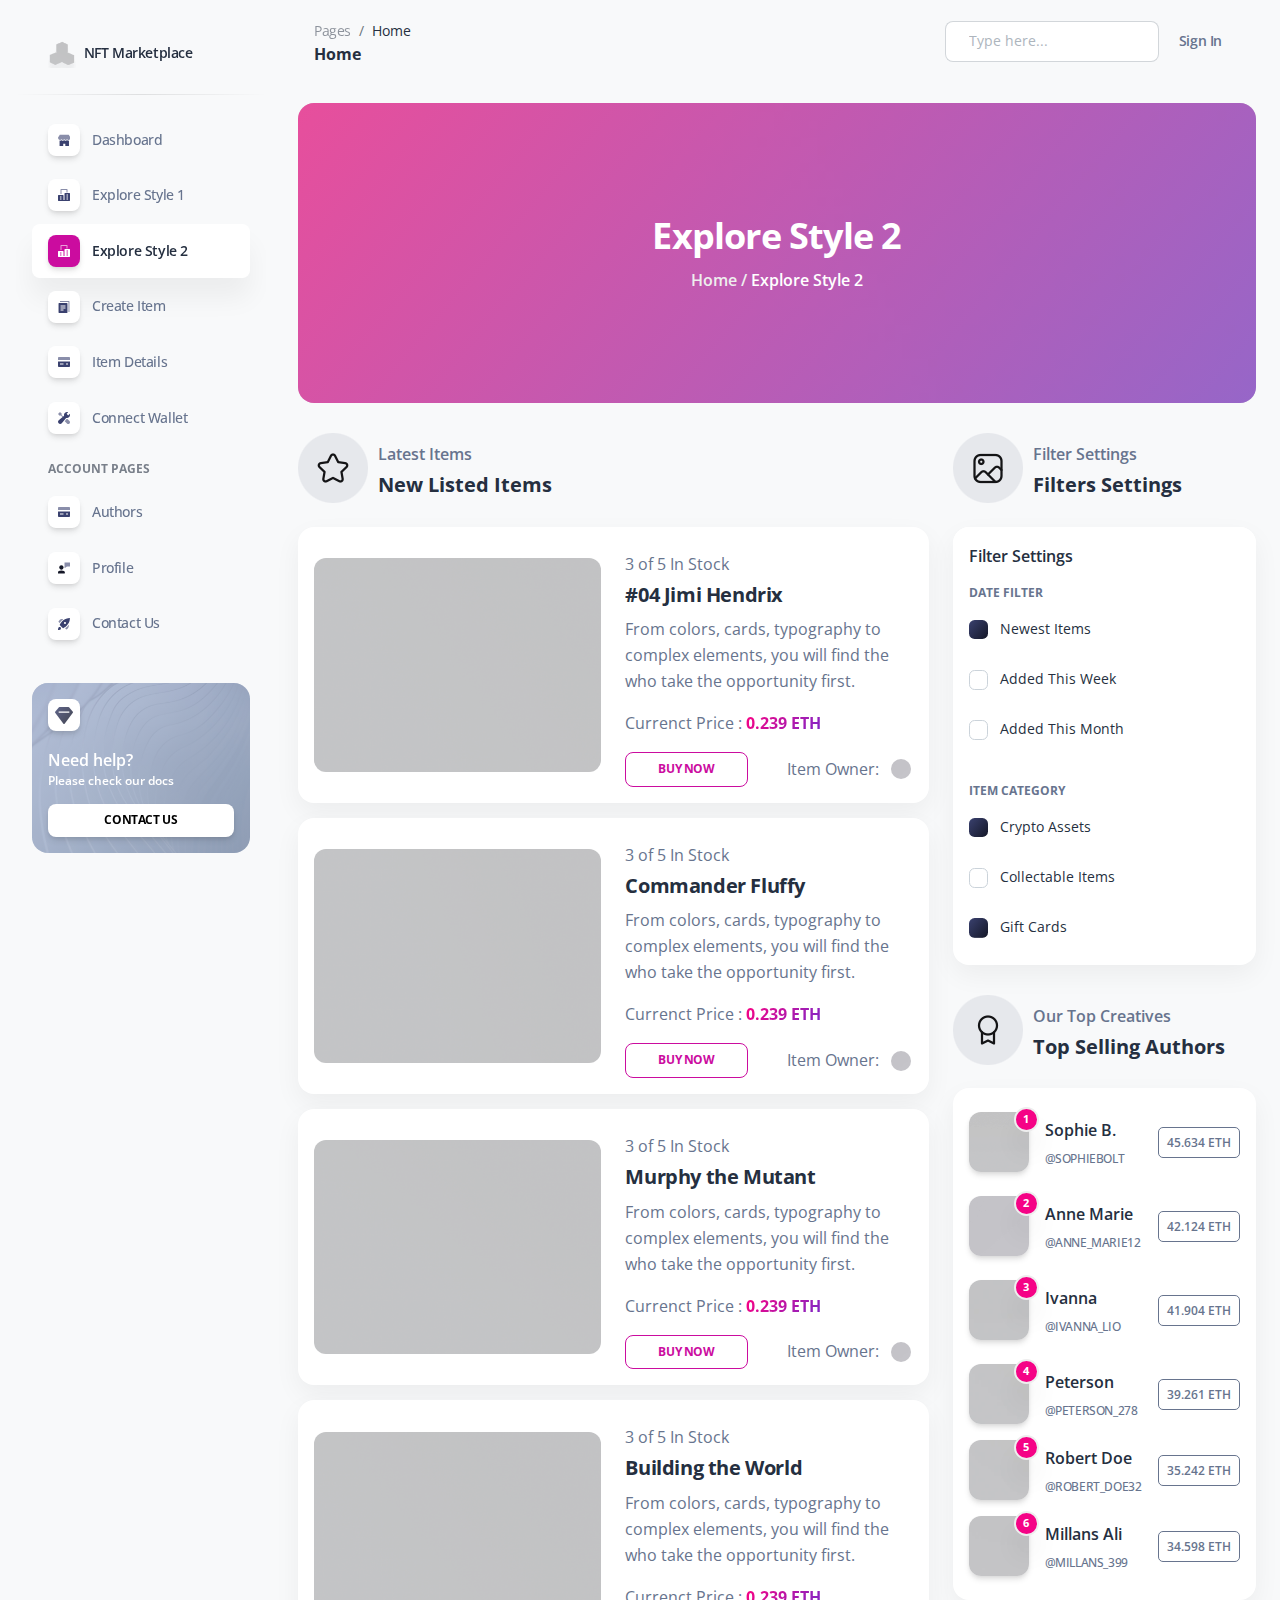
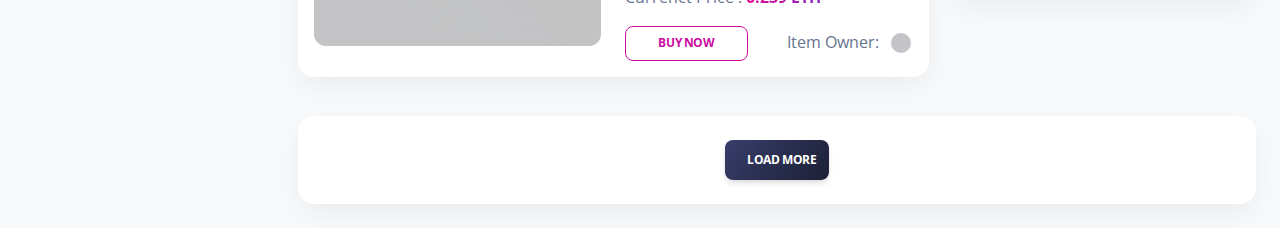
<file: Makram-Temp/Temp-Files/explore-2.html>
<!DOCTYPE html>
<html lang="en">

<head>
  <meta charset="utf-8" />
  <meta name="viewport" content="width=device-width, initial-scale=1, shrink-to-fit=no">
  <link rel="apple-touch-icon" sizes="76x76" href="assets/img/apple-icon.png">
  <link rel="icon" type="image/png" href="assets/img/favicon.png">
  <title>
    NFT Marketplace
  </title>
  <!--     Fonts and icons     -->
  <link href="https://fonts.googleapis.com/css?family=Open+Sans:300,400,600,700" rel="stylesheet" />
  <!-- Nucleo Icons -->
  <link href="assets/css/nucleo-icons.css" rel="stylesheet" />
  <link href="assets/css/nucleo-svg.css" rel="stylesheet" />
  <!-- Font Awesome Icons -->
  <script src="assets/js/fontawesome.js"></script>
  <link href="assets/css/nucleo-svg.css" rel="stylesheet" />
  <!-- CSS Files -->
  <link href="assets/css/bootstrap.css" rel="stylesheet" />
  <link href="assets/css/style.css" rel="stylesheet" />
</head>

<body class="g-sidenav-show  bg-gray-100">
  <aside class="sidenav navbar navbar-vertical navbar-expand-xs border-0 border-radius-xl my-3 fixed-left ms-3" id="sidenav-main">
    <div class="sidenav-header">
      <i class="fas fa-times p-3 cursor-pointer text-secondary opacity-5 position-absolute right-0 top-0 d-none d-xl-none" aria-hidden="true" id="iconSidenav"></i>
      <a class="navbar-brand m-0" href="index.html">
        <img src="assets/img/logo-ct.png" class="navbar-brand-img h-100 w-15" alt="...">
        <span class="ms-1 font-weight-bold">NFT Marketplace</span>
      </a>
    </div>
    <hr class="horizontal dark mt-0">
    <div class="collapse navbar-collapse  w-auto" id="sidenav-collapse-main">
      <ul class="navbar-nav">
        <li class="nav-item">
          <a class="nav-link" href="index.html">
            <div class="icon icon-shape icon-sm shadow border-radius-md bg-white text-center me-2 d-flex align-items-center justify-content-center">
              <svg width="12px" height="12px" viewBox="0 0 45 40" version="1.1" xmlns="http://www.w3.org/2000/svg" xmlns:xlink="http://www.w3.org/1999/xlink">
                <title>shop </title>
                <g  stroke="none" stroke-width="1" fill="none" fill-rule="evenodd">
                  <g  transform="translate(-1716.000000, -439.000000)" fill="#FFFFFF" fill-rule="nonzero">
                    <g  transform="translate(1716.000000, 291.000000)">
                      <g id="shop-" transform="translate(0.000000, 148.000000)">
                        <path class="color-background" d="M46.7199583,10.7414583 L40.8449583,0.949791667 C40.4909749,0.360605034 39.8540131,0 39.1666667,0 L7.83333333,0 C7.1459869,0 6.50902508,0.360605034 6.15504167,0.949791667 L0.280041667,10.7414583 C0.0969176761,11.0460037 -1.23209662e-05,11.3946378 -1.23209662e-05,11.75 C-0.00758042603,16.0663731 3.48367543,19.5725301 7.80004167,19.5833333 L7.81570833,19.5833333 C9.75003686,19.5882688 11.6168794,18.8726691 13.0522917,17.5760417 C16.0171492,20.2556967 20.5292675,20.2556967 23.494125,17.5760417 C26.4604562,20.2616016 30.9794188,20.2616016 33.94575,17.5760417 C36.2421905,19.6477597 39.5441143,20.1708521 42.3684437,18.9103691 C45.1927731,17.649886 47.0084685,14.8428276 47.0000295,11.75 C47.0000295,11.3946378 46.9030823,11.0460037 46.7199583,10.7414583 Z"  opacity="0.598981585"></path>
                        <path class="color-background" d="M39.198,22.4912623 C37.3776246,22.4928106 35.5817531,22.0149171 33.951625,21.0951667 L33.92225,21.1107282 C31.1430221,22.6838032 27.9255001,22.9318916 24.9844167,21.7998837 C24.4750389,21.605469 23.9777983,21.3722567 23.4960833,21.1018359 L23.4745417,21.1129513 C20.6961809,22.6871153 17.4786145,22.9344611 14.5386667,21.7998837 C14.029926,21.6054643 13.533337,21.3722507 13.0522917,21.1018359 C11.4250962,22.0190609 9.63246555,22.4947009 7.81570833,22.4912623 C7.16510551,22.4842162 6.51607673,22.4173045 5.875,22.2911849 L5.875,44.7220845 C5.875,45.9498589 6.7517757,46.9451667 7.83333333,46.9451667 L19.5833333,46.9451667 L19.5833333,33.6066734 L27.4166667,33.6066734 L27.4166667,46.9451667 L39.1666667,46.9451667 C40.2482243,46.9451667 41.125,45.9498589 41.125,44.7220845 L41.125,22.2822926 C40.4887822,22.4116582 39.8442868,22.4815492 39.198,22.4912623 Z" ></path>
                      </g>
                    </g>
                  </g>
                </g>
              </svg>
            </div>
            <span class="nav-link-text ms-1">Dashboard</span>
          </a>
        </li>
        <li class="nav-item">
          <a class="nav-link " href="explore.html">
            <div class="icon icon-shape icon-sm shadow border-radius-md bg-white text-center me-2 d-flex align-items-center justify-content-center">
              <svg width="12px" height="12px" viewBox="0 0 42 42" version="1.1" xmlns="http://www.w3.org/2000/svg" xmlns:xlink="http://www.w3.org/1999/xlink">
                <title>office</title>
                <g  stroke="none" stroke-width="1" fill="none" fill-rule="evenodd">
                  <g  transform="translate(-1869.000000, -293.000000)" fill="#FFFFFF" fill-rule="nonzero">
                    <g  transform="translate(1716.000000, 291.000000)">
                      <g  transform="translate(153.000000, 2.000000)">
                        <path class="color-background" d="M12.25,17.5 L8.75,17.5 L8.75,1.75 C8.75,0.78225 9.53225,0 10.5,0 L31.5,0 C32.46775,0 33.25,0.78225 33.25,1.75 L33.25,12.25 L29.75,12.25 L29.75,3.5 L12.25,3.5 L12.25,17.5 Z"  opacity="0.6"></path>
                        <path class="color-background" d="M40.25,14 L24.5,14 C23.53225,14 22.75,14.78225 22.75,15.75 L22.75,38.5 L19.25,38.5 L19.25,22.75 C19.25,21.78225 18.46775,21 17.5,21 L1.75,21 C0.78225,21 0,21.78225 0,22.75 L0,40.25 C0,41.21775 0.78225,42 1.75,42 L40.25,42 C41.21775,42 42,41.21775 42,40.25 L42,15.75 C42,14.78225 41.21775,14 40.25,14 Z M12.25,36.75 L7,36.75 L7,33.25 L12.25,33.25 L12.25,36.75 Z M12.25,29.75 L7,29.75 L7,26.25 L12.25,26.25 L12.25,29.75 Z M35,36.75 L29.75,36.75 L29.75,33.25 L35,33.25 L35,36.75 Z M35,29.75 L29.75,29.75 L29.75,26.25 L35,26.25 L35,29.75 Z M35,22.75 L29.75,22.75 L29.75,19.25 L35,19.25 L35,22.75 Z" ></path>
                      </g>
                    </g>
                  </g>
                </g>
              </svg>
            </div>
            <span class="nav-link-text ms-1">Explore Style 1</span>
          </a>
        </li>
        <li class="nav-item">
          <a class="nav-link active" href="explore-2.html">
            <div class="icon icon-shape icon-sm shadow border-radius-md bg-white text-center me-2 d-flex align-items-center justify-content-center">
              <svg width="12px" height="12px" viewBox="0 0 42 42" version="1.1" xmlns="http://www.w3.org/2000/svg" xmlns:xlink="http://www.w3.org/1999/xlink">
                <title>office</title>
                <g  stroke="none" stroke-width="1" fill="none" fill-rule="evenodd">
                  <g  transform="translate(-1869.000000, -293.000000)" fill="#FFFFFF" fill-rule="nonzero">
                    <g  transform="translate(1716.000000, 291.000000)">
                      <g  transform="translate(153.000000, 2.000000)">
                        <path class="color-background" d="M12.25,17.5 L8.75,17.5 L8.75,1.75 C8.75,0.78225 9.53225,0 10.5,0 L31.5,0 C32.46775,0 33.25,0.78225 33.25,1.75 L33.25,12.25 L29.75,12.25 L29.75,3.5 L12.25,3.5 L12.25,17.5 Z"  opacity="0.6"></path>
                        <path class="color-background" d="M40.25,14 L24.5,14 C23.53225,14 22.75,14.78225 22.75,15.75 L22.75,38.5 L19.25,38.5 L19.25,22.75 C19.25,21.78225 18.46775,21 17.5,21 L1.75,21 C0.78225,21 0,21.78225 0,22.75 L0,40.25 C0,41.21775 0.78225,42 1.75,42 L40.25,42 C41.21775,42 42,41.21775 42,40.25 L42,15.75 C42,14.78225 41.21775,14 40.25,14 Z M12.25,36.75 L7,36.75 L7,33.25 L12.25,33.25 L12.25,36.75 Z M12.25,29.75 L7,29.75 L7,26.25 L12.25,26.25 L12.25,29.75 Z M35,36.75 L29.75,36.75 L29.75,33.25 L35,33.25 L35,36.75 Z M35,29.75 L29.75,29.75 L29.75,26.25 L35,26.25 L35,29.75 Z M35,22.75 L29.75,22.75 L29.75,19.25 L35,19.25 L35,22.75 Z" ></path>
                      </g>
                    </g>
                  </g>
                </g>
              </svg>
            </div>
            <span class="nav-link-text ms-1">Explore Style 2</span>
          </a>
        </li>
        <li class="nav-item">
          <a class="nav-link  " href="create-item.html">
            <div class="icon icon-shape icon-sm shadow border-radius-md bg-white text-center me-2 d-flex align-items-center justify-content-center">
              <svg width="12px" height="12px" viewBox="0 0 40 44" version="1.1" xmlns="http://www.w3.org/2000/svg" xmlns:xlink="http://www.w3.org/1999/xlink">
                <title>document</title>
                <g  stroke="none" stroke-width="1" fill="none" fill-rule="evenodd">
                  <g  transform="translate(-1870.000000, -591.000000)" fill="#FFFFFF" fill-rule="nonzero">
                    <g  transform="translate(1716.000000, 291.000000)">
                      <g  transform="translate(154.000000, 300.000000)">
                        <path class="color-background" d="M40,40 L36.3636364,40 L36.3636364,3.63636364 L5.45454545,3.63636364 L5.45454545,0 L38.1818182,0 C39.1854545,0 40,0.814545455 40,1.81818182 L40,40 Z"  opacity="0.603585379"></path>
                        <path class="color-background" d="M30.9090909,7.27272727 L1.81818182,7.27272727 C0.814545455,7.27272727 0,8.08727273 0,9.09090909 L0,41.8181818 C0,42.8218182 0.814545455,43.6363636 1.81818182,43.6363636 L30.9090909,43.6363636 C31.9127273,43.6363636 32.7272727,42.8218182 32.7272727,41.8181818 L32.7272727,9.09090909 C32.7272727,8.08727273 31.9127273,7.27272727 30.9090909,7.27272727 Z M18.1818182,34.5454545 L7.27272727,34.5454545 L7.27272727,30.9090909 L18.1818182,30.9090909 L18.1818182,34.5454545 Z M25.4545455,27.2727273 L7.27272727,27.2727273 L7.27272727,23.6363636 L25.4545455,23.6363636 L25.4545455,27.2727273 Z M25.4545455,20 L7.27272727,20 L7.27272727,16.3636364 L25.4545455,16.3636364 L25.4545455,20 Z" ></path>
                      </g>
                    </g>
                  </g>
                </g>
              </svg>
            </div>
            <span class="nav-link-text ms-1">Create Item</span>
          </a>
        </li>
        <li class="nav-item">
          <a class="nav-link  " href="item-details.html">
            <div class="icon icon-shape icon-sm shadow border-radius-md bg-white text-center me-2 d-flex align-items-center justify-content-center">
              <svg width="12px" height="12px" viewBox="0 0 43 36" version="1.1" xmlns="http://www.w3.org/2000/svg" xmlns:xlink="http://www.w3.org/1999/xlink">
                <title>credit-card</title>
                <g  stroke="none" stroke-width="1" fill="none" fill-rule="evenodd">
                  <g  transform="translate(-2169.000000, -745.000000)" fill="#FFFFFF" fill-rule="nonzero">
                    <g  transform="translate(1716.000000, 291.000000)">
                      <g  transform="translate(453.000000, 454.000000)">
                        <path class="color-background" d="M43,10.7482083 L43,3.58333333 C43,1.60354167 41.3964583,0 39.4166667,0 L3.58333333,0 C1.60354167,0 0,1.60354167 0,3.58333333 L0,10.7482083 L43,10.7482083 Z"  opacity="0.593633743"></path>
                        <path class="color-background" d="M0,16.125 L0,32.25 C0,34.2297917 1.60354167,35.8333333 3.58333333,35.8333333 L39.4166667,35.8333333 C41.3964583,35.8333333 43,34.2297917 43,32.25 L43,16.125 L0,16.125 Z M19.7083333,26.875 L7.16666667,26.875 L7.16666667,23.2916667 L19.7083333,23.2916667 L19.7083333,26.875 Z M35.8333333,26.875 L28.6666667,26.875 L28.6666667,23.2916667 L35.8333333,23.2916667 L35.8333333,26.875 Z" ></path>
                      </g>
                    </g>
                  </g>
                </g>
              </svg>
            </div>
            <span class="nav-link-text ms-1">Item Details</span>
          </a>
        </li>
        <li class="nav-item">
          <a class="nav-link  " href="connect-wallet.html">
            <div class="icon icon-shape icon-sm shadow border-radius-md bg-white text-center me-2 d-flex align-items-center justify-content-center">
              <svg width="12px" height="12px" viewBox="0 0 40 40" version="1.1" xmlns="http://www.w3.org/2000/svg" xmlns:xlink="http://www.w3.org/1999/xlink">
                <title>settings</title>
                <g  stroke="none" stroke-width="1" fill="none" fill-rule="evenodd">
                  <g  transform="translate(-2020.000000, -442.000000)" fill="#FFFFFF" fill-rule="nonzero">
                    <g  transform="translate(1716.000000, 291.000000)">
                      <g id="settings" transform="translate(304.000000, 151.000000)">
                        <polygon class="color-background"  opacity="0.596981957" points="18.0883333 15.7316667 11.1783333 8.82166667 13.3333333 6.66666667 6.66666667 0 0 6.66666667 6.66666667 13.3333333 8.82166667 11.1783333 15.315 17.6716667"></polygon>
                        <path class="color-background" d="M31.5666667,23.2333333 C31.0516667,23.2933333 30.53,23.3333333 30,23.3333333 C29.4916667,23.3333333 28.9866667,23.3033333 28.48,23.245 L22.4116667,30.7433333 L29.9416667,38.2733333 C32.2433333,40.575 35.9733333,40.575 38.275,38.2733333 L38.275,38.2733333 C40.5766667,35.9716667 40.5766667,32.2416667 38.275,29.94 L31.5666667,23.2333333 Z"  opacity="0.596981957"></path>
                        <path class="color-background" d="M33.785,11.285 L28.715,6.215 L34.0616667,0.868333333 C32.82,0.315 31.4483333,0 30,0 C24.4766667,0 20,4.47666667 20,10 C20,10.99 20.1483333,11.9433333 20.4166667,12.8466667 L2.435,27.3966667 C0.95,28.7083333 0.0633333333,30.595 0.00333333333,32.5733333 C-0.0583333333,34.5533333 0.71,36.4916667 2.11,37.89 C3.47,39.2516667 5.27833333,40 7.20166667,40 C9.26666667,40 11.2366667,39.1133333 12.6033333,37.565 L27.1533333,19.5833333 C28.0566667,19.8516667 29.01,20 30,20 C35.5233333,20 40,15.5233333 40,10 C40,8.55166667 39.685,7.18 39.1316667,5.93666667 L33.785,11.285 Z" ></path>
                      </g>
                    </g>
                  </g>
                </g>
              </svg>
            </div>
            <span class="nav-link-text ms-1">Connect Wallet</span>
          </a>
        </li>
        <li class="nav-item mt-3">
          <h6 class="ps-4 ms-2 text-uppercase text-xs font-weight-bolder opacity-6">Account pages</h6>
        </li>
        <li class="nav-item">
          <a class="nav-link " href="authors.html">
            <div class="icon icon-shape icon-sm shadow border-radius-md bg-white text-center me-2 d-flex align-items-center justify-content-center">
              <svg width="12px" height="12px" viewBox="0 0 43 36" version="1.1" xmlns="http://www.w3.org/2000/svg" xmlns:xlink="http://www.w3.org/1999/xlink">
                <title>credit-card</title>
                <g  stroke="none" stroke-width="1" fill="none" fill-rule="evenodd">
                  <g  transform="translate(-2169.000000, -745.000000)" fill="#FFFFFF" fill-rule="nonzero">
                    <g  transform="translate(1716.000000, 291.000000)">
                      <g  transform="translate(453.000000, 454.000000)">
                        <path class="color-background" d="M43,10.7482083 L43,3.58333333 C43,1.60354167 41.3964583,0 39.4166667,0 L3.58333333,0 C1.60354167,0 0,1.60354167 0,3.58333333 L0,10.7482083 L43,10.7482083 Z"  opacity="0.593633743"></path>
                        <path class="color-background" d="M0,16.125 L0,32.25 C0,34.2297917 1.60354167,35.8333333 3.58333333,35.8333333 L39.4166667,35.8333333 C41.3964583,35.8333333 43,34.2297917 43,32.25 L43,16.125 L0,16.125 Z M19.7083333,26.875 L7.16666667,26.875 L7.16666667,23.2916667 L19.7083333,23.2916667 L19.7083333,26.875 Z M35.8333333,26.875 L28.6666667,26.875 L28.6666667,23.2916667 L35.8333333,23.2916667 L35.8333333,26.875 Z" ></path>
                      </g>
                    </g>
                  </g>
                </g>
              </svg>
            </div>
            <span class="nav-link-text ms-1">Authors</span>
          </a>
        </li>
        <li class="nav-item">
          <a class="nav-link  " href="profile.html">
            <div class="icon icon-shape icon-sm shadow border-radius-md bg-white text-center me-2 d-flex align-items-center justify-content-center">
              <svg width="12px" height="12px" viewBox="0 0 46 42" version="1.1" xmlns="http://www.w3.org/2000/svg" xmlns:xlink="http://www.w3.org/1999/xlink">
                <title>customer-support</title>
                <g  stroke="none" stroke-width="1" fill="none" fill-rule="evenodd">
                  <g  transform="translate(-1717.000000, -291.000000)" fill="#FFFFFF" fill-rule="nonzero">
                    <g  transform="translate(1716.000000, 291.000000)">
                      <g id="customer-support" transform="translate(1.000000, 0.000000)">
                        <path class="color-background" d="M45,0 L26,0 C25.447,0 25,0.447 25,1 L25,20 C25,20.379 25.214,20.725 25.553,20.895 C25.694,20.965 25.848,21 26,21 C26.212,21 26.424,20.933 26.6,20.8 L34.333,15 L45,15 C45.553,15 46,14.553 46,14 L46,1 C46,0.447 45.553,0 45,0 Z"  opacity="0.59858631"></path>
                        <path class="color-foreground" d="M22.883,32.86 C20.761,32.012 17.324,31 13,31 C8.676,31 5.239,32.012 3.116,32.86 C1.224,33.619 0,35.438 0,37.494 L0,41 C0,41.553 0.447,42 1,42 L25,42 C25.553,42 26,41.553 26,41 L26,37.494 C26,35.438 24.776,33.619 22.883,32.86 Z" ></path>
                        <path class="color-foreground" d="M13,28 C17.432,28 21,22.529 21,18 C21,13.589 17.411,10 13,10 C8.589,10 5,13.589 5,18 C5,22.529 8.568,28 13,28 Z" ></path>
                      </g>
                    </g>
                  </g>
                </g>
              </svg>
            </div>
            <span class="nav-link-text ms-1">Profile</span>
          </a>
        </li>
        <li class="nav-item">
          <a class="nav-link  " href="contact.html">
            <div class="icon icon-shape icon-sm shadow border-radius-md bg-white text-center me-2 d-flex align-items-center justify-content-center">
              <svg width="12px" height="20px" viewBox="0 0 40 40" version="1.1" xmlns="http://www.w3.org/2000/svg" xmlns:xlink="http://www.w3.org/1999/xlink">
                <title>spaceship</title>
                <g  stroke="none" stroke-width="1" fill="none" fill-rule="evenodd">
                  <g  transform="translate(-1720.000000, -592.000000)" fill="#FFFFFF" fill-rule="nonzero">
                    <g  transform="translate(1716.000000, 291.000000)">
                      <g  transform="translate(4.000000, 301.000000)">
                        <path class="color-background" d="M39.3,0.706666667 C38.9660984,0.370464027 38.5048767,0.192278529 38.0316667,0.216666667 C14.6516667,1.43666667 6.015,22.2633333 5.93166667,22.4733333 C5.68236407,23.0926189 5.82664679,23.8009159 6.29833333,24.2733333 L15.7266667,33.7016667 C16.2013871,34.1756798 16.9140329,34.3188658 17.535,34.065 C17.7433333,33.98 38.4583333,25.2466667 39.7816667,1.97666667 C39.8087196,1.50414529 39.6335979,1.04240574 39.3,0.706666667 Z M25.69,19.0233333 C24.7367525,19.9768687 23.3029475,20.2622391 22.0572426,19.7463614 C20.8115377,19.2304837 19.9992882,18.0149658 19.9992882,16.6666667 C19.9992882,15.3183676 20.8115377,14.1028496 22.0572426,13.5869719 C23.3029475,13.0710943 24.7367525,13.3564646 25.69,14.31 C26.9912731,15.6116662 26.9912731,17.7216672 25.69,19.0233333 L25.69,19.0233333 Z" ></path>
                        <path class="color-background" d="M1.855,31.4066667 C3.05106558,30.2024182 4.79973884,29.7296005 6.43969145,30.1670277 C8.07964407,30.6044549 9.36054508,31.8853559 9.7979723,33.5253085 C10.2353995,35.1652612 9.76258177,36.9139344 8.55833333,38.11 C6.70666667,39.9616667 0,40 0,40 C0,40 0,33.2566667 1.855,31.4066667 Z" ></path>
                        <path class="color-background" d="M17.2616667,3.90166667 C12.4943643,3.07192755 7.62174065,4.61673894 4.20333333,8.04166667 C3.31200265,8.94126033 2.53706177,9.94913142 1.89666667,11.0416667 C1.5109569,11.6966059 1.61721591,12.5295394 2.155,13.0666667 L5.47,16.3833333 C8.55036617,11.4946947 12.5559074,7.25476565 17.2616667,3.90166667 L17.2616667,3.90166667 Z"  opacity="0.598539807"></path>
                        <path class="color-background" d="M36.0983333,22.7383333 C36.9280725,27.5056357 35.3832611,32.3782594 31.9583333,35.7966667 C31.0587397,36.6879974 30.0508686,37.4629382 28.9583333,38.1033333 C28.3033941,38.4890431 27.4704606,38.3827841 26.9333333,37.845 L23.6166667,34.53 C28.5053053,31.4496338 32.7452344,27.4440926 36.0983333,22.7383333 L36.0983333,22.7383333 Z"  opacity="0.598539807"></path>
                      </g>
                    </g>
                  </g>
                </g>
              </svg>
            </div>
            <span class="nav-link-text ms-1">Contact Us</span>
          </a>
        </li>
        <li class="nav-item">
          <a class="nav-link  " href="sign-in.html">
            <div class="icon icon-shape icon-sm shadow border-radius-md bg-white text-center me-2 d-flex align-items-center justify-content-center">
              <svg width="12px" height="12px" viewBox="0 0 40 44" version="1.1" xmlns="http://www.w3.org/2000/svg" xmlns:xlink="http://www.w3.org/1999/xlink">
                <title>document</title>
                <g  stroke="none" stroke-width="1" fill="none" fill-rule="evenodd">
                  <g  transform="translate(-1870.000000, -591.000000)" fill="#FFFFFF" fill-rule="nonzero">
                    <g  transform="translate(1716.000000, 291.000000)">
                      <g  transform="translate(154.000000, 300.000000)">
                        <path class="color-background" d="M40,40 L36.3636364,40 L36.3636364,3.63636364 L5.45454545,3.63636364 L5.45454545,0 L38.1818182,0 C39.1854545,0 40,0.814545455 40,1.81818182 L40,40 Z"  opacity="0.603585379"></path>
                        <path class="color-background" d="M30.9090909,7.27272727 L1.81818182,7.27272727 C0.814545455,7.27272727 0,8.08727273 0,9.09090909 L0,41.8181818 C0,42.8218182 0.814545455,43.6363636 1.81818182,43.6363636 L30.9090909,43.6363636 C31.9127273,43.6363636 32.7272727,42.8218182 32.7272727,41.8181818 L32.7272727,9.09090909 C32.7272727,8.08727273 31.9127273,7.27272727 30.9090909,7.27272727 Z M18.1818182,34.5454545 L7.27272727,34.5454545 L7.27272727,30.9090909 L18.1818182,30.9090909 L18.1818182,34.5454545 Z M25.4545455,27.2727273 L7.27272727,27.2727273 L7.27272727,23.6363636 L25.4545455,23.6363636 L25.4545455,27.2727273 Z M25.4545455,20 L7.27272727,20 L7.27272727,16.3636364 L25.4545455,16.3636364 L25.4545455,20 Z" ></path>
                      </g>
                    </g>
                  </g>
                </g>
              </svg>
            </div>
            <span class="nav-link-text ms-1">Sign In</span>
          </a>
        </li>
        <li class="nav-item">
          <a class="nav-link  " href="sign-up.html">
            <div class="icon icon-shape icon-sm shadow border-radius-md bg-white text-center me-2 d-flex align-items-center justify-content-center">
              <svg width="12px" height="20px" viewBox="0 0 40 40" version="1.1" xmlns="http://www.w3.org/2000/svg" xmlns:xlink="http://www.w3.org/1999/xlink">
                <title>spaceship</title>
                <g  stroke="none" stroke-width="1" fill="none" fill-rule="evenodd">
                  <g  transform="translate(-1720.000000, -592.000000)" fill="#FFFFFF" fill-rule="nonzero">
                    <g  transform="translate(1716.000000, 291.000000)">
                      <g  transform="translate(4.000000, 301.000000)">
                        <path class="color-background" d="M39.3,0.706666667 C38.9660984,0.370464027 38.5048767,0.192278529 38.0316667,0.216666667 C14.6516667,1.43666667 6.015,22.2633333 5.93166667,22.4733333 C5.68236407,23.0926189 5.82664679,23.8009159 6.29833333,24.2733333 L15.7266667,33.7016667 C16.2013871,34.1756798 16.9140329,34.3188658 17.535,34.065 C17.7433333,33.98 38.4583333,25.2466667 39.7816667,1.97666667 C39.8087196,1.50414529 39.6335979,1.04240574 39.3,0.706666667 Z M25.69,19.0233333 C24.7367525,19.9768687 23.3029475,20.2622391 22.0572426,19.7463614 C20.8115377,19.2304837 19.9992882,18.0149658 19.9992882,16.6666667 C19.9992882,15.3183676 20.8115377,14.1028496 22.0572426,13.5869719 C23.3029475,13.0710943 24.7367525,13.3564646 25.69,14.31 C26.9912731,15.6116662 26.9912731,17.7216672 25.69,19.0233333 L25.69,19.0233333 Z" ></path>
                        <path class="color-background" d="M1.855,31.4066667 C3.05106558,30.2024182 4.79973884,29.7296005 6.43969145,30.1670277 C8.07964407,30.6044549 9.36054508,31.8853559 9.7979723,33.5253085 C10.2353995,35.1652612 9.76258177,36.9139344 8.55833333,38.11 C6.70666667,39.9616667 0,40 0,40 C0,40 0,33.2566667 1.855,31.4066667 Z" ></path>
                        <path class="color-background" d="M17.2616667,3.90166667 C12.4943643,3.07192755 7.62174065,4.61673894 4.20333333,8.04166667 C3.31200265,8.94126033 2.53706177,9.94913142 1.89666667,11.0416667 C1.5109569,11.6966059 1.61721591,12.5295394 2.155,13.0666667 L5.47,16.3833333 C8.55036617,11.4946947 12.5559074,7.25476565 17.2616667,3.90166667 L17.2616667,3.90166667 Z"  opacity="0.598539807"></path>
                        <path class="color-background" d="M36.0983333,22.7383333 C36.9280725,27.5056357 35.3832611,32.3782594 31.9583333,35.7966667 C31.0587397,36.6879974 30.0508686,37.4629382 28.9583333,38.1033333 C28.3033941,38.4890431 27.4704606,38.3827841 26.9333333,37.845 L23.6166667,34.53 C28.5053053,31.4496338 32.7452344,27.4440926 36.0983333,22.7383333 L36.0983333,22.7383333 Z"  opacity="0.598539807"></path>
                      </g>
                    </g>
                  </g>
                </g>
              </svg>
            </div>
            <span class="nav-link-text ms-1">Sign Up</span>
          </a>
        </li>
      </ul>
    </div>
    <div class="sidenav-footer mx-3 mt-3 pt-3">
      <div class="card card-background shadow-none card-background-mask-secondary" id="sidenavCard">
        <div class="full-background" style="background-image: url('assets/img/curved-images/white-curved.jpeg')"></div>
        <div class="card-body text-left p-3 w-100">
          <div class="icon icon-shape icon-sm bg-white shadow text-center mb-3 d-flex align-items-center justify-content-center border-radius-md">
            <i class="ni ni-diamond text-dark text-gradient text-lg top-0" aria-hidden="true" ></i>
          </div>
          <h6 class="text-white up mb-0">Need help?</h6>
          <p class="text-xs font-weight-bold">Please check our docs</p>
          <a href="contact.html" class="btn btn-white btn-sm w-100 mb-0">Contact Us</a>
        </div>
      </div>
    </div>
  </aside>

  <main class="main-content mt-1 border-radius-lg">
    <!-- Navbar -->
    <nav class="navbar navbar-main navbar-expand-lg px-0 mx-4 shadow-none border-radius-xl" id="navbarBlur" >
      <div class="container-fluid py-1 px-3">
        <nav aria-label="breadcrumb">
          <ol class="breadcrumb bg-transparent mb-0 pb-0 pt-1 px-0 me-sm-6 me-5">
            <li class="breadcrumb-item text-sm"><a class="opacity-5 text-dark" href="javascript:;">Pages</a></li>
            <li class="breadcrumb-item text-sm text-dark active" aria-current="page">Home</li>
          </ol>
          <h6 class="font-weight-bolder mb-0">Home</h6>
        </nav>
        <div class="collapse navbar-collapse mt-sm-0 mt-2 me-md-0 me-sm-4" id="navbar">
          <div class="ms-md-auto pe-md-3 d-flex align-items-center">
            <div class="input-group">
              <span class="input-group-text text-body"><i class="fas fa-search" aria-hidden="true"></i></span>
              <input type="text" class="form-control" placeholder="Type here...">
            </div>
          </div>
          <ul class="navbar-nav  justify-content-end">
            <li class="nav-item d-flex align-items-center">
              <a href="sign-in.html" class="nav-link text-body font-weight-bold px-0">
                <i class="fa fa-user me-sm-1"></i>
                <span class="d-sm-inline d-none mr-10">Sign In</span>
              </a>
            </li>
            <li class="nav-item d-xl-none px-3 d-flex align-items-center">
              <a href="javascript:;" class="nav-link text-body p-0" id="iconNavbarSidenav">
                <div class="sidenav-toggler-inner">
                  <i class="sidenav-toggler-line"></i>
                  <i class="sidenav-toggler-line"></i>
                  <i class="sidenav-toggler-line"></i>
                </div>
              </a>
            </li>
            
            <li class="nav-item dropdown pe-2 d-flex align-items-center">
              <a href="javascript:;" class="nav-link text-body p-0" id="dropdownMenuButton" data-bs-toggle="dropdown" aria-expanded="false">
                <i class="fa fa-bell cursor-pointer"></i>
              </a>
              <ul class="dropdown-menu dropdown-menu-end px-2 py-3 me-sm-n4" aria-labelledby="dropdownMenuButton">
                <li class="mb-2">
                  <a class="dropdown-item border-radius-md" href="javascript:;">
                    <div class="d-flex py-1">
                      <div class="my-auto">
                        <img src="assets/img/team-2.jpg" alt="img" class="avatar avatar-sm  me-3 ">
                      </div>
                      <div class="d-flex flex-column justify-content-center">
                        <h6 class="text-sm font-weight-normal mb-1">
                          <span class="font-weight-bold">New message</span> from Laur
                        </h6>
                        <p class="text-xs text-secondary mb-0">
                          <i class="fa fa-clock me-1"></i>
                          13 minutes ago
                        </p>
                      </div>
                    </div>
                  </a>
                </li>
                <li class="mb-2">
                  <a class="dropdown-item border-radius-md" href="javascript:;">
                    <div class="d-flex py-1">
                      <div class="my-auto">
                        <img src="assets/img/small-logos/logo-spotify.svg" alt="img" class="avatar avatar-sm bg-gradient-dark  me-3 ">
                      </div>
                      <div class="d-flex flex-column justify-content-center">
                        <h6 class="text-sm font-weight-normal mb-1">
                          <span class="font-weight-bold">New album</span> by Travis Scott
                        </h6>
                        <p class="text-xs text-secondary mb-0">
                          <i class="fa fa-clock me-1"></i>
                          1 day
                        </p>
                      </div>
                    </div>
                  </a>
                </li>
                <li>
                  <a class="dropdown-item border-radius-md" href="javascript:;">
                    <div class="d-flex py-1">
                      <div class="avatar avatar-sm bg-gradient-secondary  me-3  my-auto">
                        <svg width="12px" height="12px" viewBox="0 0 43 36" version="1.1" xmlns="http://www.w3.org/2000/svg" xmlns:xlink="http://www.w3.org/1999/xlink">
                          <title>credit-card</title>
                          <g  stroke="none" stroke-width="1" fill="none" fill-rule="evenodd">
                            <g  transform="translate(-2169.000000, -745.000000)" fill="#FFFFFF" fill-rule="nonzero">
                              <g  transform="translate(1716.000000, 291.000000)">
                                <g  transform="translate(453.000000, 454.000000)">
                                  <path class="color-background" d="M43,10.7482083 L43,3.58333333 C43,1.60354167 41.3964583,0 39.4166667,0 L3.58333333,0 C1.60354167,0 0,1.60354167 0,3.58333333 L0,10.7482083 L43,10.7482083 Z"  opacity="0.593633743"></path>
                                  <path class="color-background" d="M0,16.125 L0,32.25 C0,34.2297917 1.60354167,35.8333333 3.58333333,35.8333333 L39.4166667,35.8333333 C41.3964583,35.8333333 43,34.2297917 43,32.25 L43,16.125 L0,16.125 Z M19.7083333,26.875 L7.16666667,26.875 L7.16666667,23.2916667 L19.7083333,23.2916667 L19.7083333,26.875 Z M35.8333333,26.875 L28.6666667,26.875 L28.6666667,23.2916667 L35.8333333,23.2916667 L35.8333333,26.875 Z" ></path>
                                </g>
                              </g>
                            </g>
                          </g>
                        </svg>
                      </div>
                      <div class="d-flex flex-column justify-content-center">
                        <h6 class="text-sm font-weight-normal mb-1">
                          Payment successfully completed
                        </h6>
                        <p class="text-xs text-secondary mb-0">
                          <i class="fa fa-clock me-1"></i>
                          2 days
                        </p>
                      </div>
                    </div>
                  </a>
                </li>
              </ul>
            </li>
          </ul>
        </div>
      </div>
    </nav>
    <!-- End Navbar -->

    <div class="container-fluid">
      <div class="page-header breadcrumb-header min-height-300 border-radius-xl mt-4 mb-30" style="background-image: url('assets/img/curved-images/curved6.jpg'); background-size: cover;">
        <span class="mask bg-gradient-primary opacity-6"></span>
        <div class="con-wrapper">
          <h2>Explore Style 2</h2>
          <p>Home / <span>Explore Style 2</span></p>
        </div>
      </div>
      
    </div>
    
    
    <div class="container-fluid">
      <div class="row">
        <div class="col-lg-8">
          <div class="section-heading d-flex mb-20">
            <div class="img-div mr-10"><img src="assets/img/icons/2.png" alt=""></div>
            <div class="d-flex flex-column h-100">
              <p class="mb-1 pt-2 text-bold">Latest Items</p>
              <h5 class="font-weight-bolder">New Listed Items</h5>
            </div>
          </div>
          <div class="col-12 mb-15">
            <div class="card">
              <div class="card-body p-3">
                <div class="row">
                  <div class="col-lg-6 text-center mt-lg-0">
                    <div class="border-radius-lg h-100">
                      
                      <div class="position-relative d-flex align-items-center justify-content-center h-100">
                        <img class="w-100 position-relative z-index-2 border-radius-lg" alt="" src="assets/img/art/9.png">
                      </div>
                    </div>
                  </div>
                  <div class="col-lg-6">
                    <div class="d-flex flex-column h-100">
                      <p class="mb-1 pt-2">3 of 5 In Stock</p>
                      <a href="item-details.html"><h5 class="font-weight-bolder">#04 Jimi Hendrix</h5></a>
                      <p>From colors, cards, typography to complex elements, you will find the who take the opportunity first.</p>
                      <p>
                        Currenct Price : <span class="gradient-text">0.239 ETH</span>
                      </p>
                      <div class="d-flex align-items-center justify-content-between">
                        <a href="item-details.html"  class="btn btn-outline-primary btn-sm mb-0">Buy Now</a>
                        <div class="avatar-group d-flex align-items-center">
                          <span class="mr-10 ">Item Owner:</span>
                          <a href="profile.html" class="avatar avatar-xs rounded-circle" data-bs-toggle="tooltip" data-bs-placement="bottom" title="" data-bs-original-title="Nick Daniel">
                            <img alt="Image placeholder" src="assets/img/team-3.jpg">
                          </a>
                          
                        </div>
                      </div>
                    </div>
                  </div>
                </div>
              </div>
            </div>
          </div>
          <div class="col-12 mb-15">
            <div class="card">
              <div class="card-body p-3">
                <div class="row">
                  <div class="col-lg-6 text-center mt-lg-0">
                    <div class="border-radius-lg h-100">
                      
                      <div class="position-relative d-flex align-items-center justify-content-center h-100">
                        <img class="w-100 position-relative z-index-2 border-radius-lg" alt="" src="assets/img/art/10.png">
                      </div>
                    </div>
                  </div>
                  <div class="col-lg-6">
                    <div class="d-flex flex-column h-100">
                      <p class="mb-1 pt-2">3 of 5 In Stock</p>
                      <a href="item-details.html"><h5 class="font-weight-bolder">Commander Fluffy</h5></a>
                      <p>From colors, cards, typography to complex elements, you will find the who take the opportunity first.</p>
                      <p>
                        Currenct Price : <span class="gradient-text">0.239 ETH</span>
                      </p>
                      <div class="d-flex align-items-center justify-content-between">
                        <a href="item-details.html"  class="btn btn-outline-primary btn-sm mb-0">Buy Now</a>
                        <div class="avatar-group d-flex align-items-center">
                          <span class="mr-10 ">Item Owner:</span>
                          <a href="profile.html" class="avatar avatar-xs rounded-circle" data-bs-toggle="tooltip" data-bs-placement="bottom" title="" data-bs-original-title="Nick Daniel">
                            <img alt="Image placeholder" src="assets/img/team-3.jpg">
                          </a>
                          
                        </div>
                      </div>
                    </div>
                  </div>
                </div>
              </div>
            </div>
          </div>
          <div class="col-12 mb-15">
            <div class="card">
              <div class="card-body p-3">
                <div class="row">
                  <div class="col-lg-6 text-center mt-lg-0">
                    <div class="border-radius-lg h-100">
                      
                      <div class="position-relative d-flex align-items-center justify-content-center h-100">
                        <img class="w-100 position-relative z-index-2 border-radius-lg" alt="" src="assets/img/art/11.png">
                      </div>
                    </div>
                  </div>
                  <div class="col-lg-6">
                    <div class="d-flex flex-column h-100">
                      <p class="mb-1 pt-2">3 of 5 In Stock</p>
                      <a href="item-details.html"><h5 class="font-weight-bolder">Murphy the Mutant</h5></a>
                      <p>From colors, cards, typography to complex elements, you will find the who take the opportunity first.</p>
                      <p>
                        Currenct Price : <span class="gradient-text">0.239 ETH</span>
                      </p>
                      <div class="d-flex align-items-center justify-content-between">
                        <a href="item-details.html"  class="btn btn-outline-primary btn-sm mb-0">Buy Now</a>
                        <div class="avatar-group d-flex align-items-center">
                          <span class="mr-10 ">Item Owner:</span>
                          <a href="profile.html" class="avatar avatar-xs rounded-circle" data-bs-toggle="tooltip" data-bs-placement="bottom" title="" data-bs-original-title="Nick Daniel">
                            <img alt="Image placeholder" src="assets/img/team-3.jpg">
                          </a>
                          
                        </div>
                      </div>
                    </div>
                  </div>
                </div>
              </div>
            </div>
          </div>
          <div class="col-12 mb-15">
            <div class="card">
              <div class="card-body p-3">
                <div class="row">
                  <div class="col-lg-6 text-center mt-lg-0">
                    <div class="border-radius-lg h-100">
                      
                      <div class="position-relative d-flex align-items-center justify-content-center h-100">
                        <img class="w-100 position-relative z-index-2 border-radius-lg" alt="" src="assets/img/art/4.png">
                      </div>
                    </div>
                  </div>
                  <div class="col-lg-6">
                    <div class="d-flex flex-column h-100">
                      <p class="mb-1 pt-2">3 of 5 In Stock</p>
                      <a href="item-details.html"><h5 class="font-weight-bolder">Building the World</h5></a>
                      <p>From colors, cards, typography to complex elements, you will find the who take the opportunity first.</p>
                      <p>
                        Currenct Price : <span class="gradient-text">0.239 ETH</span>
                      </p>
                      <div class="d-flex align-items-center justify-content-between">
                        <a href="item-details.html"  class="btn btn-outline-primary btn-sm mb-0">Buy Now</a>
                        <div class="avatar-group d-flex align-items-center">
                          <span class="mr-10 ">Item Owner:</span>
                          <a href="profile.html" class="avatar avatar-xs rounded-circle" data-bs-toggle="tooltip" data-bs-placement="bottom" title="" data-bs-original-title="Nick Daniel">
                            <img alt="Image placeholder" src="assets/img/team-3.jpg">
                          </a>
                          
                        </div>
                      </div>
                    </div>
                  </div>
                </div>
              </div>
            </div>
          </div>
        </div>
        <div class="col-lg-4">
          
          <div class="col-12">
            <div class="section-heading d-flex mb-20 mt-s">
              <div class="img-div mr-10"><img src="assets/img/icons/3.png" alt=""></div>
              <div class="d-flex flex-column h-100">
                <p class="mb-1 pt-2 text-bold">Filter Settings</p>
                <h5 class="font-weight-bolder">Filters Settings</h5>
              </div>
            </div>
            <div class="card h-100 mb-30">
            <div class="card-header pb-0 p-3">
              <h6 class="mb-0">Filter Settings</h6>
            </div>
            <div class="card-body p-3">
              <h6 class="text-uppercase text-body text-xs font-weight-bolder">Date Filter</h6>
              <ul class="list-group">
                <li class="list-group-item border-0 px-0">
                  <div class="form-check form-check-info text-left">
                    <input class="form-check-input" type="checkbox" value=""  checked>
                    <label class="form-check-label" >
                      Newest Items
                    </label>
                  </div>
                </li>
                <li class="list-group-item border-0 px-0">
                  <div class="form-check form-check-info text-left">
                    <input class="form-check-input" type="checkbox" value="" >
                    <label class="form-check-label" >
                      Added This Week
                    </label>
                  </div>
                </li>
                <li class="list-group-item border-0 px-0">
                  <div class="form-check form-check-info text-left">
                    <input class="form-check-input" type="checkbox" value="" >
                    <label class="form-check-label" >
                      Added This Month
                    </label>
                  </div>
                </li>
              </ul>
              <h6 class="text-uppercase text-body text-xs font-weight-bolder mt-4">Item Category</h6>
              <ul class="list-group">
                <li class="list-group-item border-0 px-0">
                  <div class="form-check form-check-info text-left">
                    <input class="form-check-input" type="checkbox" value=""  checked>
                    <label class="form-check-label" >
                      Crypto Assets
                    </label>
                  </div>
                </li>
                <li class="list-group-item border-0 px-0">
                  <div class="form-check form-check-info text-left">
                    <input class="form-check-input" type="checkbox" value="" >
                    <label class="form-check-label" >
                      Collectable Items
                    </label>
                  </div>
                </li>
                <li class="list-group-item border-0 px-0 pb-0">
                  <div class="form-check form-check-info text-left">
                    <input class="form-check-input" type="checkbox" value=""  checked>
                    <label class="form-check-label" >
                      Gift Cards
                    </label>
                  </div>
                </li>
              </ul>
            </div>
          </div>
          </div>
          <div class="col-12">
            <div class="section-heading d-flex mb-20 mt-s">
              <div class="img-div mr-10"><img src="assets/img/icons/1.png" alt=""></div>
              <div class="d-flex flex-column h-100">
                <p class="mb-1 pt-2 text-bold">Our Top Creatives</p>
                <h5 class="font-weight-bolder">Top Selling Authors</h5>
              </div>
            </div>
            <div class="card h-100">
              <div class="card-body p-3">
                <ul class="list-group">
                  <li class="list-group-item border-0 d-flex align-items-center px-0 mb-2">
                    <a href="profile.html" class="avatar v2 me-3">
                      <span class="author-num">1</span>
                      <img src="assets/img/team-2.jpg" alt="kal" class="border-radius-lg shadow">
                    </a>
                    <div class="d-flex align-items-start flex-column justify-content-center">
                      <h6 class="author-name">Sophie B.</h6>
                      <a class="btn btn-link autho-link" href="profile.html">@SophieBolt</a>
                    </div>
                    <span class="auth-earning ms-auto">45.634 ETH</span>
                  </li>
                  <li class="list-group-item border-0 d-flex align-items-center px-0 mb-2">
                    <a href="profile.html" class="avatar v2 me-3">
                      <span class="author-num">2</span>
                      <img src="assets/img/team-3.jpg" alt="kal" class="border-radius-lg shadow">
                    </a>
                    <div class="d-flex align-items-start flex-column justify-content-center">
                      <h6 class="author-name">Anne Marie</h6>
                      <a class="btn btn-link autho-link" href="profile.html">@Anne_Marie12</a>
                    </div>
                    <span class="auth-earning ms-auto">42.124 ETH</span>
                  </li>
                  <li class="list-group-item border-0 d-flex align-items-center px-0 mb-2">
                    <a href="profile.html" class="avatar v2 me-3">
                      <span class="author-num">3</span>
                      <img src="assets/img/authors/5.jpg" alt="kal" class="border-radius-lg shadow">
                    </a>
                    <div class="d-flex align-items-start flex-column justify-content-center">
                      <h6 class="author-name">Ivanna</h6>
                      <a class="btn btn-link autho-link" href="profile.html">@Ivanna_lio</a>
                    </div>
                    <span class="auth-earning ms-auto">41.904 ETH</span>
                  </li>
                  <li class="list-group-item border-0 d-flex align-items-center px-0 mb-0">
                    <a href="profile.html" class="avatar v2 me-3">
                      <span class="author-num">4</span>
                      <img src="assets/img/authors/1.jpg" alt="kal" class="border-radius-lg shadow">
                    </a>
                    <div class="d-flex align-items-start flex-column justify-content-center">
                      <h6 class="author-name">Peterson</h6>
                      <a class="btn btn-link autho-link" href="profile.html">@Peterson_278</a>
                    </div>
                    <span class="auth-earning ms-auto">39.261 ETH</span>
                  </li>
                  <li class="list-group-item border-0 d-flex align-items-center px-0 mb-0">
                    <a href="profile.html" class="avatar v2 me-3">
                      <span class="author-num">5</span>
                      <img src="assets/img/authors/2.jpg" alt="kal" class="border-radius-lg shadow">
                    </a>
                    <div class="d-flex align-items-start flex-column justify-content-center">
                      <h6 class="author-name">Robert Doe</h6>
                      <a class="btn btn-link autho-link" href="profile.html">@Robert_Doe32</a>
                    </div>
                    <span class="auth-earning ms-auto">35.242 ETH</span>
                  </li>
                  <li class="list-group-item border-0 d-flex align-items-center px-0 mb-0">
                    <a href="profile.html" class="avatar v2 me-3">
                      <span class="author-num">6</span>
                      <img src="assets/img/authors/3.jpg" alt="kal" class="border-radius-lg shadow">
                    </a>
                    <div class="d-flex align-items-start flex-column justify-content-center">
                      <h6 class="author-name">Millans Ali</h6>
                      <a class="btn btn-link autho-link" href="profile.html">@Millans_399</a>
                    </div>
                    <span class="auth-earning ms-auto">34.598 ETH</span>
                  </li>
                  
                  
                </ul>
              </div>
            </div>
          </div>
        </div>
      </div>
    </div>

    <div class="container-fluid">
      
    </div>

    <div class="container-fluid">
      <div class="col-12 py-4">
        <div class="card">
          
          <div class="card-body">
            <div class="row">
             
             
              <div class="col-md-12 text-center">
                <a class="btn bg-gradient-dark mb-0" href="explore.html"><i class="fas fa-plus mr-10" aria-hidden="true"></i>Load More</a>
              </div>
            </div>
          </div>
        </div>
      </div>
    </div>

  </main>

  <!--   Core JS Files   -->
  <script src="assets/js/core/popper.min.js"></script>
  <script src="assets/js/core/bootstrap.min.js"></script>
  <script src="assets/js/plugins/smooth-scrollbar.min.js"></script>
  <!--  parallax effects, scripts for the example pages etc -->
  <script src="assets/js/scripts.js"></script>
  
</body>

</html>
</file>
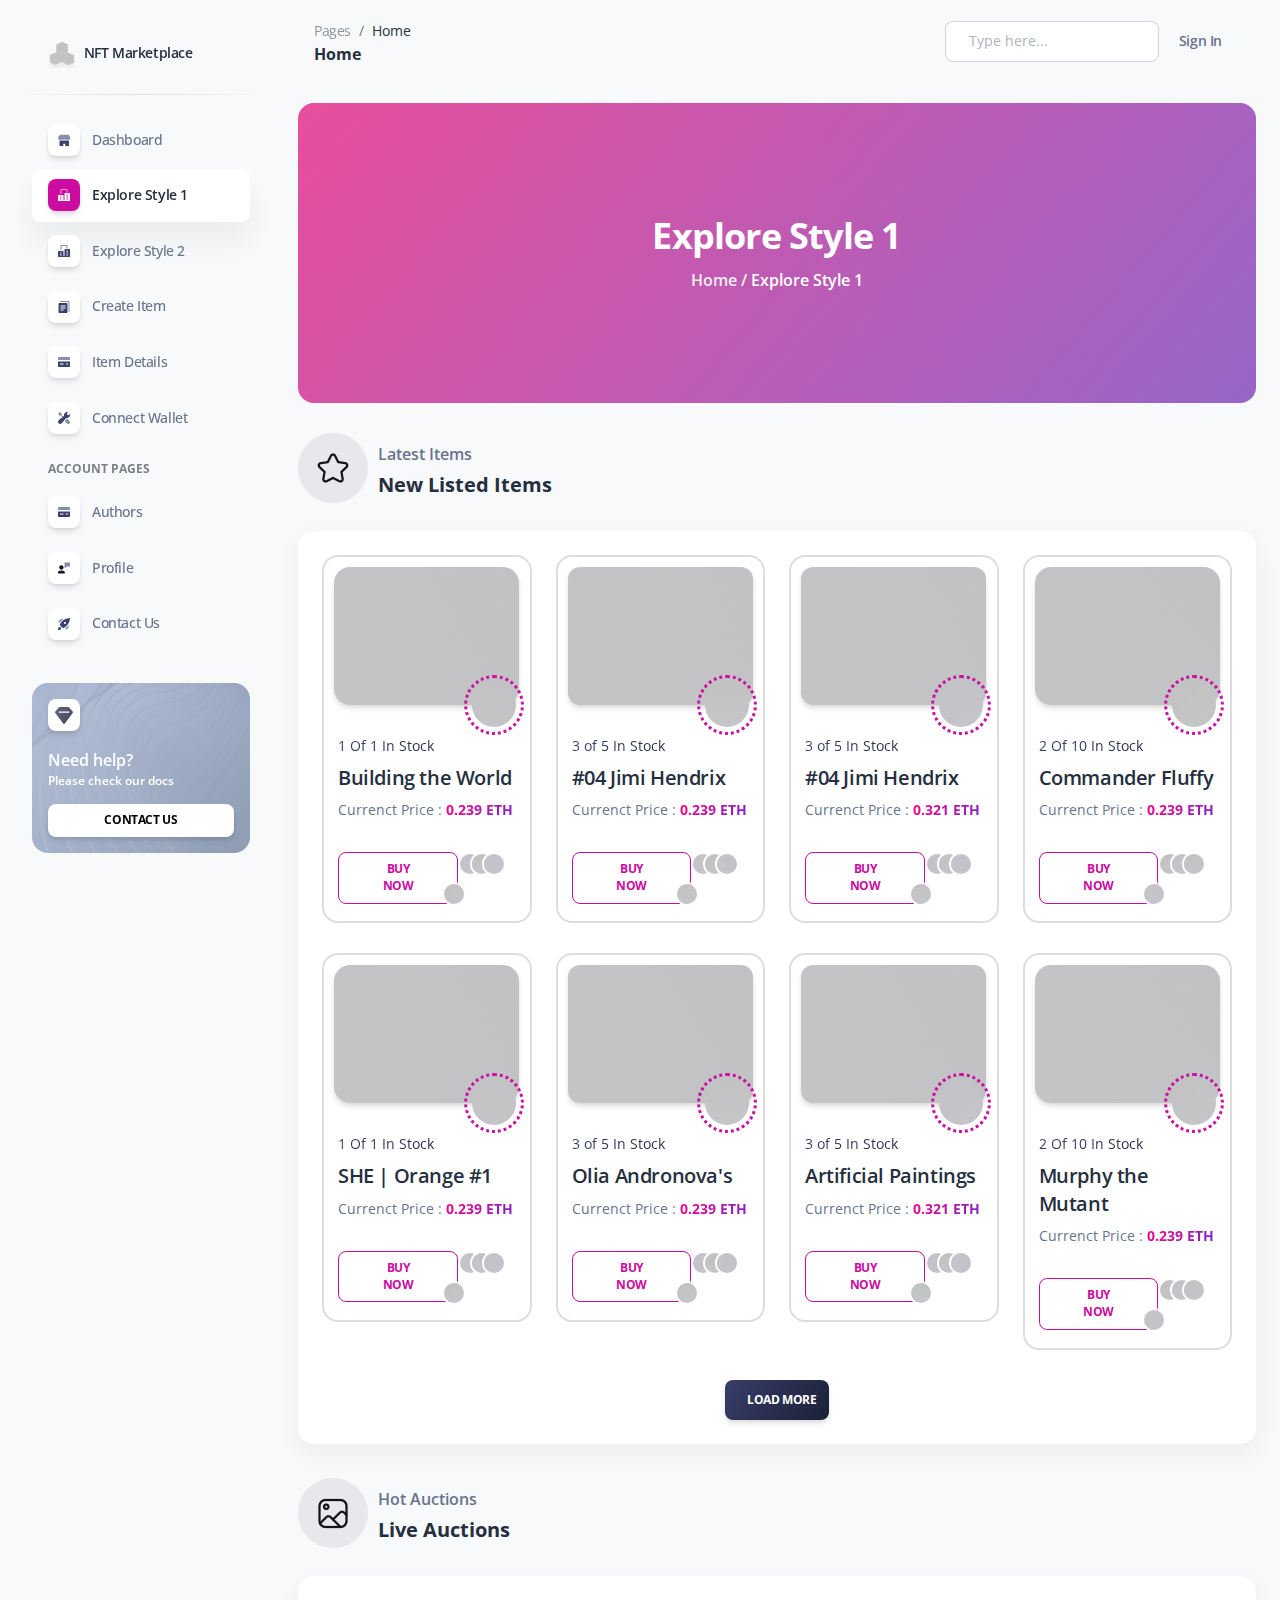
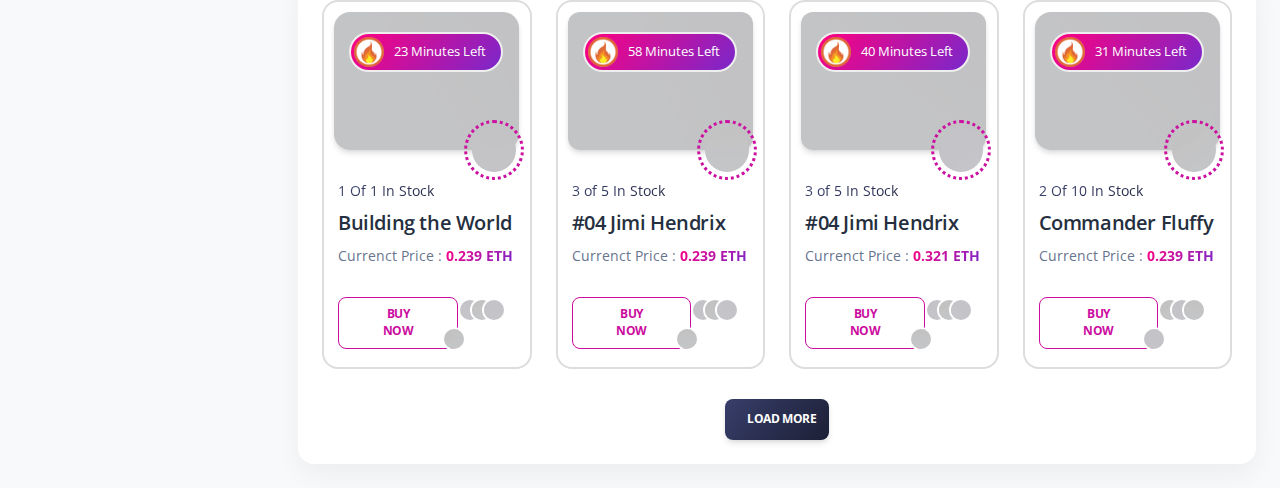
<file: Makram-Temp/Temp-Files/explore.html>
<!DOCTYPE html>
<html lang="en">

<head>
  <meta charset="utf-8" />
  <meta name="viewport" content="width=device-width, initial-scale=1, shrink-to-fit=no">
  <link rel="apple-touch-icon" sizes="76x76" href="assets/img/apple-icon.png">
  <link rel="icon" type="image/png" href="assets/img/favicon.png">
  <title>
    NFT Marketplace
  </title>
  <!--     Fonts and icons     -->
  <link href="https://fonts.googleapis.com/css?family=Open+Sans:300,400,600,700" rel="stylesheet" />
  <!-- Nucleo Icons -->
  <link href="assets/css/nucleo-icons.css" rel="stylesheet" />
  <link href="assets/css/nucleo-svg.css" rel="stylesheet" />
  <!-- Font Awesome Icons -->
  <script src="assets/js/fontawesome.js"></script>
  <link href="assets/css/nucleo-svg.css" rel="stylesheet" />
  <!-- CSS Files -->
  <link href="assets/css/bootstrap.css" rel="stylesheet" />
  <link href="assets/css/style.css" rel="stylesheet" />
</head>

<body class="g-sidenav-show  bg-gray-100">
  <aside class="sidenav navbar navbar-vertical navbar-expand-xs border-0 border-radius-xl my-3 fixed-left ms-3" id="sidenav-main">
    <div class="sidenav-header">
      <i class="fas fa-times p-3 cursor-pointer text-secondary opacity-5 position-absolute right-0 top-0 d-none d-xl-none" aria-hidden="true" id="iconSidenav"></i>
      <a class="navbar-brand m-0" href="index.html">
        <img src="assets/img/logo-ct.png" class="navbar-brand-img h-100 w-15" alt="...">
        <span class="ms-1 font-weight-bold">NFT Marketplace</span>
      </a>
    </div>
    <hr class="horizontal dark mt-0">
    <div class="collapse navbar-collapse  w-auto" id="sidenav-collapse-main">
      <ul class="navbar-nav">
        <li class="nav-item">
          <a class="nav-link" href="index.html">
            <div class="icon icon-shape icon-sm shadow border-radius-md bg-white text-center me-2 d-flex align-items-center justify-content-center">
              <svg width="12px" height="12px" viewBox="0 0 45 40" version="1.1" xmlns="http://www.w3.org/2000/svg" xmlns:xlink="http://www.w3.org/1999/xlink">
                <title>shop </title>
                <g  stroke="none" stroke-width="1" fill="none" fill-rule="evenodd">
                  <g  transform="translate(-1716.000000, -439.000000)" fill="#FFFFFF" fill-rule="nonzero">
                    <g  transform="translate(1716.000000, 291.000000)">
                      <g id="shop-" transform="translate(0.000000, 148.000000)">
                        <path class="color-background" d="M46.7199583,10.7414583 L40.8449583,0.949791667 C40.4909749,0.360605034 39.8540131,0 39.1666667,0 L7.83333333,0 C7.1459869,0 6.50902508,0.360605034 6.15504167,0.949791667 L0.280041667,10.7414583 C0.0969176761,11.0460037 -1.23209662e-05,11.3946378 -1.23209662e-05,11.75 C-0.00758042603,16.0663731 3.48367543,19.5725301 7.80004167,19.5833333 L7.81570833,19.5833333 C9.75003686,19.5882688 11.6168794,18.8726691 13.0522917,17.5760417 C16.0171492,20.2556967 20.5292675,20.2556967 23.494125,17.5760417 C26.4604562,20.2616016 30.9794188,20.2616016 33.94575,17.5760417 C36.2421905,19.6477597 39.5441143,20.1708521 42.3684437,18.9103691 C45.1927731,17.649886 47.0084685,14.8428276 47.0000295,11.75 C47.0000295,11.3946378 46.9030823,11.0460037 46.7199583,10.7414583 Z"  opacity="0.598981585"></path>
                        <path class="color-background" d="M39.198,22.4912623 C37.3776246,22.4928106 35.5817531,22.0149171 33.951625,21.0951667 L33.92225,21.1107282 C31.1430221,22.6838032 27.9255001,22.9318916 24.9844167,21.7998837 C24.4750389,21.605469 23.9777983,21.3722567 23.4960833,21.1018359 L23.4745417,21.1129513 C20.6961809,22.6871153 17.4786145,22.9344611 14.5386667,21.7998837 C14.029926,21.6054643 13.533337,21.3722507 13.0522917,21.1018359 C11.4250962,22.0190609 9.63246555,22.4947009 7.81570833,22.4912623 C7.16510551,22.4842162 6.51607673,22.4173045 5.875,22.2911849 L5.875,44.7220845 C5.875,45.9498589 6.7517757,46.9451667 7.83333333,46.9451667 L19.5833333,46.9451667 L19.5833333,33.6066734 L27.4166667,33.6066734 L27.4166667,46.9451667 L39.1666667,46.9451667 C40.2482243,46.9451667 41.125,45.9498589 41.125,44.7220845 L41.125,22.2822926 C40.4887822,22.4116582 39.8442868,22.4815492 39.198,22.4912623 Z" ></path>
                      </g>
                    </g>
                  </g>
                </g>
              </svg>
            </div>
            <span class="nav-link-text ms-1">Dashboard</span>
          </a>
        </li>
        <li class="nav-item">
          <a class="nav-link  active" href="explore.html">
            <div class="icon icon-shape icon-sm shadow border-radius-md bg-white text-center me-2 d-flex align-items-center justify-content-center">
              <svg width="12px" height="12px" viewBox="0 0 42 42" version="1.1" xmlns="http://www.w3.org/2000/svg" xmlns:xlink="http://www.w3.org/1999/xlink">
                <title>office</title>
                <g  stroke="none" stroke-width="1" fill="none" fill-rule="evenodd">
                  <g  transform="translate(-1869.000000, -293.000000)" fill="#FFFFFF" fill-rule="nonzero">
                    <g  transform="translate(1716.000000, 291.000000)">
                      <g  transform="translate(153.000000, 2.000000)">
                        <path class="color-background" d="M12.25,17.5 L8.75,17.5 L8.75,1.75 C8.75,0.78225 9.53225,0 10.5,0 L31.5,0 C32.46775,0 33.25,0.78225 33.25,1.75 L33.25,12.25 L29.75,12.25 L29.75,3.5 L12.25,3.5 L12.25,17.5 Z"  opacity="0.6"></path>
                        <path class="color-background" d="M40.25,14 L24.5,14 C23.53225,14 22.75,14.78225 22.75,15.75 L22.75,38.5 L19.25,38.5 L19.25,22.75 C19.25,21.78225 18.46775,21 17.5,21 L1.75,21 C0.78225,21 0,21.78225 0,22.75 L0,40.25 C0,41.21775 0.78225,42 1.75,42 L40.25,42 C41.21775,42 42,41.21775 42,40.25 L42,15.75 C42,14.78225 41.21775,14 40.25,14 Z M12.25,36.75 L7,36.75 L7,33.25 L12.25,33.25 L12.25,36.75 Z M12.25,29.75 L7,29.75 L7,26.25 L12.25,26.25 L12.25,29.75 Z M35,36.75 L29.75,36.75 L29.75,33.25 L35,33.25 L35,36.75 Z M35,29.75 L29.75,29.75 L29.75,26.25 L35,26.25 L35,29.75 Z M35,22.75 L29.75,22.75 L29.75,19.25 L35,19.25 L35,22.75 Z" ></path>
                      </g>
                    </g>
                  </g>
                </g>
              </svg>
            </div>
            <span class="nav-link-text ms-1">Explore Style 1</span>
          </a>
        </li>
        <li class="nav-item">
          <a class="nav-link " href="explore-2.html">
            <div class="icon icon-shape icon-sm shadow border-radius-md bg-white text-center me-2 d-flex align-items-center justify-content-center">
              <svg width="12px" height="12px" viewBox="0 0 42 42" version="1.1" xmlns="http://www.w3.org/2000/svg" xmlns:xlink="http://www.w3.org/1999/xlink">
                <title>office</title>
                <g  stroke="none" stroke-width="1" fill="none" fill-rule="evenodd">
                  <g  transform="translate(-1869.000000, -293.000000)" fill="#FFFFFF" fill-rule="nonzero">
                    <g  transform="translate(1716.000000, 291.000000)">
                      <g  transform="translate(153.000000, 2.000000)">
                        <path class="color-background" d="M12.25,17.5 L8.75,17.5 L8.75,1.75 C8.75,0.78225 9.53225,0 10.5,0 L31.5,0 C32.46775,0 33.25,0.78225 33.25,1.75 L33.25,12.25 L29.75,12.25 L29.75,3.5 L12.25,3.5 L12.25,17.5 Z"  opacity="0.6"></path>
                        <path class="color-background" d="M40.25,14 L24.5,14 C23.53225,14 22.75,14.78225 22.75,15.75 L22.75,38.5 L19.25,38.5 L19.25,22.75 C19.25,21.78225 18.46775,21 17.5,21 L1.75,21 C0.78225,21 0,21.78225 0,22.75 L0,40.25 C0,41.21775 0.78225,42 1.75,42 L40.25,42 C41.21775,42 42,41.21775 42,40.25 L42,15.75 C42,14.78225 41.21775,14 40.25,14 Z M12.25,36.75 L7,36.75 L7,33.25 L12.25,33.25 L12.25,36.75 Z M12.25,29.75 L7,29.75 L7,26.25 L12.25,26.25 L12.25,29.75 Z M35,36.75 L29.75,36.75 L29.75,33.25 L35,33.25 L35,36.75 Z M35,29.75 L29.75,29.75 L29.75,26.25 L35,26.25 L35,29.75 Z M35,22.75 L29.75,22.75 L29.75,19.25 L35,19.25 L35,22.75 Z" ></path>
                      </g>
                    </g>
                  </g>
                </g>
              </svg>
            </div>
            <span class="nav-link-text ms-1">Explore Style 2</span>
          </a>
        </li>
        <li class="nav-item">
          <a class="nav-link  " href="create-item.html">
            <div class="icon icon-shape icon-sm shadow border-radius-md bg-white text-center me-2 d-flex align-items-center justify-content-center">
              <svg width="12px" height="12px" viewBox="0 0 40 44" version="1.1" xmlns="http://www.w3.org/2000/svg" xmlns:xlink="http://www.w3.org/1999/xlink">
                <title>document</title>
                <g  stroke="none" stroke-width="1" fill="none" fill-rule="evenodd">
                  <g  transform="translate(-1870.000000, -591.000000)" fill="#FFFFFF" fill-rule="nonzero">
                    <g  transform="translate(1716.000000, 291.000000)">
                      <g  transform="translate(154.000000, 300.000000)">
                        <path class="color-background" d="M40,40 L36.3636364,40 L36.3636364,3.63636364 L5.45454545,3.63636364 L5.45454545,0 L38.1818182,0 C39.1854545,0 40,0.814545455 40,1.81818182 L40,40 Z"  opacity="0.603585379"></path>
                        <path class="color-background" d="M30.9090909,7.27272727 L1.81818182,7.27272727 C0.814545455,7.27272727 0,8.08727273 0,9.09090909 L0,41.8181818 C0,42.8218182 0.814545455,43.6363636 1.81818182,43.6363636 L30.9090909,43.6363636 C31.9127273,43.6363636 32.7272727,42.8218182 32.7272727,41.8181818 L32.7272727,9.09090909 C32.7272727,8.08727273 31.9127273,7.27272727 30.9090909,7.27272727 Z M18.1818182,34.5454545 L7.27272727,34.5454545 L7.27272727,30.9090909 L18.1818182,30.9090909 L18.1818182,34.5454545 Z M25.4545455,27.2727273 L7.27272727,27.2727273 L7.27272727,23.6363636 L25.4545455,23.6363636 L25.4545455,27.2727273 Z M25.4545455,20 L7.27272727,20 L7.27272727,16.3636364 L25.4545455,16.3636364 L25.4545455,20 Z" ></path>
                      </g>
                    </g>
                  </g>
                </g>
              </svg>
            </div>
            <span class="nav-link-text ms-1">Create Item</span>
          </a>
        </li>
        <li class="nav-item">
          <a class="nav-link  " href="item-details.html">
            <div class="icon icon-shape icon-sm shadow border-radius-md bg-white text-center me-2 d-flex align-items-center justify-content-center">
              <svg width="12px" height="12px" viewBox="0 0 43 36" version="1.1" xmlns="http://www.w3.org/2000/svg" xmlns:xlink="http://www.w3.org/1999/xlink">
                <title>credit-card</title>
                <g  stroke="none" stroke-width="1" fill="none" fill-rule="evenodd">
                  <g  transform="translate(-2169.000000, -745.000000)" fill="#FFFFFF" fill-rule="nonzero">
                    <g  transform="translate(1716.000000, 291.000000)">
                      <g  transform="translate(453.000000, 454.000000)">
                        <path class="color-background" d="M43,10.7482083 L43,3.58333333 C43,1.60354167 41.3964583,0 39.4166667,0 L3.58333333,0 C1.60354167,0 0,1.60354167 0,3.58333333 L0,10.7482083 L43,10.7482083 Z"  opacity="0.593633743"></path>
                        <path class="color-background" d="M0,16.125 L0,32.25 C0,34.2297917 1.60354167,35.8333333 3.58333333,35.8333333 L39.4166667,35.8333333 C41.3964583,35.8333333 43,34.2297917 43,32.25 L43,16.125 L0,16.125 Z M19.7083333,26.875 L7.16666667,26.875 L7.16666667,23.2916667 L19.7083333,23.2916667 L19.7083333,26.875 Z M35.8333333,26.875 L28.6666667,26.875 L28.6666667,23.2916667 L35.8333333,23.2916667 L35.8333333,26.875 Z" ></path>
                      </g>
                    </g>
                  </g>
                </g>
              </svg>
            </div>
            <span class="nav-link-text ms-1">Item Details</span>
          </a>
        </li>
        <li class="nav-item">
          <a class="nav-link  " href="connect-wallet.html">
            <div class="icon icon-shape icon-sm shadow border-radius-md bg-white text-center me-2 d-flex align-items-center justify-content-center">
              <svg width="12px" height="12px" viewBox="0 0 40 40" version="1.1" xmlns="http://www.w3.org/2000/svg" xmlns:xlink="http://www.w3.org/1999/xlink">
                <title>settings</title>
                <g  stroke="none" stroke-width="1" fill="none" fill-rule="evenodd">
                  <g  transform="translate(-2020.000000, -442.000000)" fill="#FFFFFF" fill-rule="nonzero">
                    <g  transform="translate(1716.000000, 291.000000)">
                      <g id="settings" transform="translate(304.000000, 151.000000)">
                        <polygon class="color-background"  opacity="0.596981957" points="18.0883333 15.7316667 11.1783333 8.82166667 13.3333333 6.66666667 6.66666667 0 0 6.66666667 6.66666667 13.3333333 8.82166667 11.1783333 15.315 17.6716667"></polygon>
                        <path class="color-background" d="M31.5666667,23.2333333 C31.0516667,23.2933333 30.53,23.3333333 30,23.3333333 C29.4916667,23.3333333 28.9866667,23.3033333 28.48,23.245 L22.4116667,30.7433333 L29.9416667,38.2733333 C32.2433333,40.575 35.9733333,40.575 38.275,38.2733333 L38.275,38.2733333 C40.5766667,35.9716667 40.5766667,32.2416667 38.275,29.94 L31.5666667,23.2333333 Z"  opacity="0.596981957"></path>
                        <path class="color-background" d="M33.785,11.285 L28.715,6.215 L34.0616667,0.868333333 C32.82,0.315 31.4483333,0 30,0 C24.4766667,0 20,4.47666667 20,10 C20,10.99 20.1483333,11.9433333 20.4166667,12.8466667 L2.435,27.3966667 C0.95,28.7083333 0.0633333333,30.595 0.00333333333,32.5733333 C-0.0583333333,34.5533333 0.71,36.4916667 2.11,37.89 C3.47,39.2516667 5.27833333,40 7.20166667,40 C9.26666667,40 11.2366667,39.1133333 12.6033333,37.565 L27.1533333,19.5833333 C28.0566667,19.8516667 29.01,20 30,20 C35.5233333,20 40,15.5233333 40,10 C40,8.55166667 39.685,7.18 39.1316667,5.93666667 L33.785,11.285 Z" ></path>
                      </g>
                    </g>
                  </g>
                </g>
              </svg>
            </div>
            <span class="nav-link-text ms-1">Connect Wallet</span>
          </a>
        </li>
        <li class="nav-item mt-3">
          <h6 class="ps-4 ms-2 text-uppercase text-xs font-weight-bolder opacity-6">Account pages</h6>
        </li>
        <li class="nav-item">
          <a class="nav-link " href="authors.html">
            <div class="icon icon-shape icon-sm shadow border-radius-md bg-white text-center me-2 d-flex align-items-center justify-content-center">
              <svg width="12px" height="12px" viewBox="0 0 43 36" version="1.1" xmlns="http://www.w3.org/2000/svg" xmlns:xlink="http://www.w3.org/1999/xlink">
                <title>credit-card</title>
                <g  stroke="none" stroke-width="1" fill="none" fill-rule="evenodd">
                  <g  transform="translate(-2169.000000, -745.000000)" fill="#FFFFFF" fill-rule="nonzero">
                    <g  transform="translate(1716.000000, 291.000000)">
                      <g  transform="translate(453.000000, 454.000000)">
                        <path class="color-background" d="M43,10.7482083 L43,3.58333333 C43,1.60354167 41.3964583,0 39.4166667,0 L3.58333333,0 C1.60354167,0 0,1.60354167 0,3.58333333 L0,10.7482083 L43,10.7482083 Z"  opacity="0.593633743"></path>
                        <path class="color-background" d="M0,16.125 L0,32.25 C0,34.2297917 1.60354167,35.8333333 3.58333333,35.8333333 L39.4166667,35.8333333 C41.3964583,35.8333333 43,34.2297917 43,32.25 L43,16.125 L0,16.125 Z M19.7083333,26.875 L7.16666667,26.875 L7.16666667,23.2916667 L19.7083333,23.2916667 L19.7083333,26.875 Z M35.8333333,26.875 L28.6666667,26.875 L28.6666667,23.2916667 L35.8333333,23.2916667 L35.8333333,26.875 Z" ></path>
                      </g>
                    </g>
                  </g>
                </g>
              </svg>
            </div>
            <span class="nav-link-text ms-1">Authors</span>
          </a>
        </li>
        <li class="nav-item">
          <a class="nav-link  " href="profile.html">
            <div class="icon icon-shape icon-sm shadow border-radius-md bg-white text-center me-2 d-flex align-items-center justify-content-center">
              <svg width="12px" height="12px" viewBox="0 0 46 42" version="1.1" xmlns="http://www.w3.org/2000/svg" xmlns:xlink="http://www.w3.org/1999/xlink">
                <title>customer-support</title>
                <g  stroke="none" stroke-width="1" fill="none" fill-rule="evenodd">
                  <g  transform="translate(-1717.000000, -291.000000)" fill="#FFFFFF" fill-rule="nonzero">
                    <g  transform="translate(1716.000000, 291.000000)">
                      <g id="customer-support" transform="translate(1.000000, 0.000000)">
                        <path class="color-background" d="M45,0 L26,0 C25.447,0 25,0.447 25,1 L25,20 C25,20.379 25.214,20.725 25.553,20.895 C25.694,20.965 25.848,21 26,21 C26.212,21 26.424,20.933 26.6,20.8 L34.333,15 L45,15 C45.553,15 46,14.553 46,14 L46,1 C46,0.447 45.553,0 45,0 Z"  opacity="0.59858631"></path>
                        <path class="color-foreground" d="M22.883,32.86 C20.761,32.012 17.324,31 13,31 C8.676,31 5.239,32.012 3.116,32.86 C1.224,33.619 0,35.438 0,37.494 L0,41 C0,41.553 0.447,42 1,42 L25,42 C25.553,42 26,41.553 26,41 L26,37.494 C26,35.438 24.776,33.619 22.883,32.86 Z" ></path>
                        <path class="color-foreground" d="M13,28 C17.432,28 21,22.529 21,18 C21,13.589 17.411,10 13,10 C8.589,10 5,13.589 5,18 C5,22.529 8.568,28 13,28 Z" ></path>
                      </g>
                    </g>
                  </g>
                </g>
              </svg>
            </div>
            <span class="nav-link-text ms-1">Profile</span>
          </a>
        </li>
        <li class="nav-item">
          <a class="nav-link  " href="contact.html">
            <div class="icon icon-shape icon-sm shadow border-radius-md bg-white text-center me-2 d-flex align-items-center justify-content-center">
              <svg width="12px" height="20px" viewBox="0 0 40 40" version="1.1" xmlns="http://www.w3.org/2000/svg" xmlns:xlink="http://www.w3.org/1999/xlink">
                <title>spaceship</title>
                <g  stroke="none" stroke-width="1" fill="none" fill-rule="evenodd">
                  <g  transform="translate(-1720.000000, -592.000000)" fill="#FFFFFF" fill-rule="nonzero">
                    <g  transform="translate(1716.000000, 291.000000)">
                      <g  transform="translate(4.000000, 301.000000)">
                        <path class="color-background" d="M39.3,0.706666667 C38.9660984,0.370464027 38.5048767,0.192278529 38.0316667,0.216666667 C14.6516667,1.43666667 6.015,22.2633333 5.93166667,22.4733333 C5.68236407,23.0926189 5.82664679,23.8009159 6.29833333,24.2733333 L15.7266667,33.7016667 C16.2013871,34.1756798 16.9140329,34.3188658 17.535,34.065 C17.7433333,33.98 38.4583333,25.2466667 39.7816667,1.97666667 C39.8087196,1.50414529 39.6335979,1.04240574 39.3,0.706666667 Z M25.69,19.0233333 C24.7367525,19.9768687 23.3029475,20.2622391 22.0572426,19.7463614 C20.8115377,19.2304837 19.9992882,18.0149658 19.9992882,16.6666667 C19.9992882,15.3183676 20.8115377,14.1028496 22.0572426,13.5869719 C23.3029475,13.0710943 24.7367525,13.3564646 25.69,14.31 C26.9912731,15.6116662 26.9912731,17.7216672 25.69,19.0233333 L25.69,19.0233333 Z" ></path>
                        <path class="color-background" d="M1.855,31.4066667 C3.05106558,30.2024182 4.79973884,29.7296005 6.43969145,30.1670277 C8.07964407,30.6044549 9.36054508,31.8853559 9.7979723,33.5253085 C10.2353995,35.1652612 9.76258177,36.9139344 8.55833333,38.11 C6.70666667,39.9616667 0,40 0,40 C0,40 0,33.2566667 1.855,31.4066667 Z" ></path>
                        <path class="color-background" d="M17.2616667,3.90166667 C12.4943643,3.07192755 7.62174065,4.61673894 4.20333333,8.04166667 C3.31200265,8.94126033 2.53706177,9.94913142 1.89666667,11.0416667 C1.5109569,11.6966059 1.61721591,12.5295394 2.155,13.0666667 L5.47,16.3833333 C8.55036617,11.4946947 12.5559074,7.25476565 17.2616667,3.90166667 L17.2616667,3.90166667 Z"  opacity="0.598539807"></path>
                        <path class="color-background" d="M36.0983333,22.7383333 C36.9280725,27.5056357 35.3832611,32.3782594 31.9583333,35.7966667 C31.0587397,36.6879974 30.0508686,37.4629382 28.9583333,38.1033333 C28.3033941,38.4890431 27.4704606,38.3827841 26.9333333,37.845 L23.6166667,34.53 C28.5053053,31.4496338 32.7452344,27.4440926 36.0983333,22.7383333 L36.0983333,22.7383333 Z"  opacity="0.598539807"></path>
                      </g>
                    </g>
                  </g>
                </g>
              </svg>
            </div>
            <span class="nav-link-text ms-1">Contact Us</span>
          </a>
        </li>
        <li class="nav-item">
          <a class="nav-link  " href="sign-in.html">
            <div class="icon icon-shape icon-sm shadow border-radius-md bg-white text-center me-2 d-flex align-items-center justify-content-center">
              <svg width="12px" height="12px" viewBox="0 0 40 44" version="1.1" xmlns="http://www.w3.org/2000/svg" xmlns:xlink="http://www.w3.org/1999/xlink">
                <title>document</title>
                <g  stroke="none" stroke-width="1" fill="none" fill-rule="evenodd">
                  <g  transform="translate(-1870.000000, -591.000000)" fill="#FFFFFF" fill-rule="nonzero">
                    <g  transform="translate(1716.000000, 291.000000)">
                      <g  transform="translate(154.000000, 300.000000)">
                        <path class="color-background" d="M40,40 L36.3636364,40 L36.3636364,3.63636364 L5.45454545,3.63636364 L5.45454545,0 L38.1818182,0 C39.1854545,0 40,0.814545455 40,1.81818182 L40,40 Z"  opacity="0.603585379"></path>
                        <path class="color-background" d="M30.9090909,7.27272727 L1.81818182,7.27272727 C0.814545455,7.27272727 0,8.08727273 0,9.09090909 L0,41.8181818 C0,42.8218182 0.814545455,43.6363636 1.81818182,43.6363636 L30.9090909,43.6363636 C31.9127273,43.6363636 32.7272727,42.8218182 32.7272727,41.8181818 L32.7272727,9.09090909 C32.7272727,8.08727273 31.9127273,7.27272727 30.9090909,7.27272727 Z M18.1818182,34.5454545 L7.27272727,34.5454545 L7.27272727,30.9090909 L18.1818182,30.9090909 L18.1818182,34.5454545 Z M25.4545455,27.2727273 L7.27272727,27.2727273 L7.27272727,23.6363636 L25.4545455,23.6363636 L25.4545455,27.2727273 Z M25.4545455,20 L7.27272727,20 L7.27272727,16.3636364 L25.4545455,16.3636364 L25.4545455,20 Z" ></path>
                      </g>
                    </g>
                  </g>
                </g>
              </svg>
            </div>
            <span class="nav-link-text ms-1">Sign In</span>
          </a>
        </li>
        <li class="nav-item">
          <a class="nav-link  " href="sign-up.html">
            <div class="icon icon-shape icon-sm shadow border-radius-md bg-white text-center me-2 d-flex align-items-center justify-content-center">
              <svg width="12px" height="20px" viewBox="0 0 40 40" version="1.1" xmlns="http://www.w3.org/2000/svg" xmlns:xlink="http://www.w3.org/1999/xlink">
                <title>spaceship</title>
                <g  stroke="none" stroke-width="1" fill="none" fill-rule="evenodd">
                  <g  transform="translate(-1720.000000, -592.000000)" fill="#FFFFFF" fill-rule="nonzero">
                    <g  transform="translate(1716.000000, 291.000000)">
                      <g  transform="translate(4.000000, 301.000000)">
                        <path class="color-background" d="M39.3,0.706666667 C38.9660984,0.370464027 38.5048767,0.192278529 38.0316667,0.216666667 C14.6516667,1.43666667 6.015,22.2633333 5.93166667,22.4733333 C5.68236407,23.0926189 5.82664679,23.8009159 6.29833333,24.2733333 L15.7266667,33.7016667 C16.2013871,34.1756798 16.9140329,34.3188658 17.535,34.065 C17.7433333,33.98 38.4583333,25.2466667 39.7816667,1.97666667 C39.8087196,1.50414529 39.6335979,1.04240574 39.3,0.706666667 Z M25.69,19.0233333 C24.7367525,19.9768687 23.3029475,20.2622391 22.0572426,19.7463614 C20.8115377,19.2304837 19.9992882,18.0149658 19.9992882,16.6666667 C19.9992882,15.3183676 20.8115377,14.1028496 22.0572426,13.5869719 C23.3029475,13.0710943 24.7367525,13.3564646 25.69,14.31 C26.9912731,15.6116662 26.9912731,17.7216672 25.69,19.0233333 L25.69,19.0233333 Z" ></path>
                        <path class="color-background" d="M1.855,31.4066667 C3.05106558,30.2024182 4.79973884,29.7296005 6.43969145,30.1670277 C8.07964407,30.6044549 9.36054508,31.8853559 9.7979723,33.5253085 C10.2353995,35.1652612 9.76258177,36.9139344 8.55833333,38.11 C6.70666667,39.9616667 0,40 0,40 C0,40 0,33.2566667 1.855,31.4066667 Z" ></path>
                        <path class="color-background" d="M17.2616667,3.90166667 C12.4943643,3.07192755 7.62174065,4.61673894 4.20333333,8.04166667 C3.31200265,8.94126033 2.53706177,9.94913142 1.89666667,11.0416667 C1.5109569,11.6966059 1.61721591,12.5295394 2.155,13.0666667 L5.47,16.3833333 C8.55036617,11.4946947 12.5559074,7.25476565 17.2616667,3.90166667 L17.2616667,3.90166667 Z"  opacity="0.598539807"></path>
                        <path class="color-background" d="M36.0983333,22.7383333 C36.9280725,27.5056357 35.3832611,32.3782594 31.9583333,35.7966667 C31.0587397,36.6879974 30.0508686,37.4629382 28.9583333,38.1033333 C28.3033941,38.4890431 27.4704606,38.3827841 26.9333333,37.845 L23.6166667,34.53 C28.5053053,31.4496338 32.7452344,27.4440926 36.0983333,22.7383333 L36.0983333,22.7383333 Z"  opacity="0.598539807"></path>
                      </g>
                    </g>
                  </g>
                </g>
              </svg>
            </div>
            <span class="nav-link-text ms-1">Sign Up</span>
          </a>
        </li>
      </ul>
    </div>
    <div class="sidenav-footer mx-3 mt-3 pt-3">
      <div class="card card-background shadow-none card-background-mask-secondary" id="sidenavCard">
        <div class="full-background" style="background-image: url('assets/img/curved-images/white-curved.jpeg')"></div>
        <div class="card-body text-left p-3 w-100">
          <div class="icon icon-shape icon-sm bg-white shadow text-center mb-3 d-flex align-items-center justify-content-center border-radius-md">
            <i class="ni ni-diamond text-dark text-gradient text-lg top-0" aria-hidden="true" ></i>
          </div>
          <h6 class="text-white up mb-0">Need help?</h6>
          <p class="text-xs font-weight-bold">Please check our docs</p>
          <a href="contact.html" class="btn btn-white btn-sm w-100 mb-0">Contact Us</a>
        </div>
      </div>
    </div>
  </aside>

  <main class="main-content mt-1 border-radius-lg">
    <!-- Navbar -->
    <nav class="navbar navbar-main navbar-expand-lg px-0 mx-4 shadow-none border-radius-xl" id="navbarBlur" >
      <div class="container-fluid py-1 px-3">
        <nav aria-label="breadcrumb">
          <ol class="breadcrumb bg-transparent mb-0 pb-0 pt-1 px-0 me-sm-6 me-5">
            <li class="breadcrumb-item text-sm"><a class="opacity-5 text-dark" href="javascript:;">Pages</a></li>
            <li class="breadcrumb-item text-sm text-dark active" aria-current="page">Home</li>
          </ol>
          <h6 class="font-weight-bolder mb-0">Home</h6>
        </nav>
        <div class="collapse navbar-collapse mt-sm-0 mt-2 me-md-0 me-sm-4" id="navbar">
          <div class="ms-md-auto pe-md-3 d-flex align-items-center">
            <div class="input-group">
              <span class="input-group-text text-body"><i class="fas fa-search" aria-hidden="true"></i></span>
              <input type="text" class="form-control" placeholder="Type here...">
            </div>
          </div>
          <ul class="navbar-nav  justify-content-end">
            <li class="nav-item d-flex align-items-center">
              <a href="sign-in.html" class="nav-link text-body font-weight-bold px-0">
                <i class="fa fa-user me-sm-1"></i>
                <span class="d-sm-inline d-none mr-10">Sign In</span>
              </a>
            </li>
            <li class="nav-item d-xl-none px-3 d-flex align-items-center">
              <a href="javascript:;" class="nav-link text-body p-0" id="iconNavbarSidenav">
                <div class="sidenav-toggler-inner">
                  <i class="sidenav-toggler-line"></i>
                  <i class="sidenav-toggler-line"></i>
                  <i class="sidenav-toggler-line"></i>
                </div>
              </a>
            </li>
            
            <li class="nav-item dropdown pe-2 d-flex align-items-center">
              <a href="javascript:;" class="nav-link text-body p-0" id="dropdownMenuButton" data-bs-toggle="dropdown" aria-expanded="false">
                <i class="fa fa-bell cursor-pointer"></i>
              </a>
              <ul class="dropdown-menu dropdown-menu-end px-2 py-3 me-sm-n4" aria-labelledby="dropdownMenuButton">
                <li class="mb-2">
                  <a class="dropdown-item border-radius-md" href="javascript:;">
                    <div class="d-flex py-1">
                      <div class="my-auto">
                        <img src="assets/img/team-2.jpg" alt="img" class="avatar avatar-sm  me-3 ">
                      </div>
                      <div class="d-flex flex-column justify-content-center">
                        <h6 class="text-sm font-weight-normal mb-1">
                          <span class="font-weight-bold">New message</span> from Laur
                        </h6>
                        <p class="text-xs text-secondary mb-0">
                          <i class="fa fa-clock me-1"></i>
                          13 minutes ago
                        </p>
                      </div>
                    </div>
                  </a>
                </li>
                <li class="mb-2">
                  <a class="dropdown-item border-radius-md" href="javascript:;">
                    <div class="d-flex py-1">
                      <div class="my-auto">
                        <img src="assets/img/small-logos/logo-spotify.svg" alt="img" class="avatar avatar-sm bg-gradient-dark  me-3 ">
                      </div>
                      <div class="d-flex flex-column justify-content-center">
                        <h6 class="text-sm font-weight-normal mb-1">
                          <span class="font-weight-bold">New album</span> by Travis Scott
                        </h6>
                        <p class="text-xs text-secondary mb-0">
                          <i class="fa fa-clock me-1"></i>
                          1 day
                        </p>
                      </div>
                    </div>
                  </a>
                </li>
                <li>
                  <a class="dropdown-item border-radius-md" href="javascript:;">
                    <div class="d-flex py-1">
                      <div class="avatar avatar-sm bg-gradient-secondary  me-3  my-auto">
                        <svg width="12px" height="12px" viewBox="0 0 43 36" version="1.1" xmlns="http://www.w3.org/2000/svg" xmlns:xlink="http://www.w3.org/1999/xlink">
                          <title>credit-card</title>
                          <g  stroke="none" stroke-width="1" fill="none" fill-rule="evenodd">
                            <g  transform="translate(-2169.000000, -745.000000)" fill="#FFFFFF" fill-rule="nonzero">
                              <g  transform="translate(1716.000000, 291.000000)">
                                <g  transform="translate(453.000000, 454.000000)">
                                  <path class="color-background" d="M43,10.7482083 L43,3.58333333 C43,1.60354167 41.3964583,0 39.4166667,0 L3.58333333,0 C1.60354167,0 0,1.60354167 0,3.58333333 L0,10.7482083 L43,10.7482083 Z"  opacity="0.593633743"></path>
                                  <path class="color-background" d="M0,16.125 L0,32.25 C0,34.2297917 1.60354167,35.8333333 3.58333333,35.8333333 L39.4166667,35.8333333 C41.3964583,35.8333333 43,34.2297917 43,32.25 L43,16.125 L0,16.125 Z M19.7083333,26.875 L7.16666667,26.875 L7.16666667,23.2916667 L19.7083333,23.2916667 L19.7083333,26.875 Z M35.8333333,26.875 L28.6666667,26.875 L28.6666667,23.2916667 L35.8333333,23.2916667 L35.8333333,26.875 Z" ></path>
                                </g>
                              </g>
                            </g>
                          </g>
                        </svg>
                      </div>
                      <div class="d-flex flex-column justify-content-center">
                        <h6 class="text-sm font-weight-normal mb-1">
                          Payment successfully completed
                        </h6>
                        <p class="text-xs text-secondary mb-0">
                          <i class="fa fa-clock me-1"></i>
                          2 days
                        </p>
                      </div>
                    </div>
                  </a>
                </li>
              </ul>
            </li>
          </ul>
        </div>
      </div>
    </nav>
    <!-- End Navbar -->

    <div class="container-fluid">
      <div class="page-header breadcrumb-header min-height-300 border-radius-xl mt-4 mb-30" style="background-image: url('assets/img/curved-images/curved6.jpg'); background-size: cover;">
        <span class="mask bg-gradient-primary opacity-6"></span>
        <div class="con-wrapper">
          <h2>Explore Style 1</h2>
          <p>Home / <span>Explore Style 1</span></p>
        </div>
      </div>
      
    </div>
    
    <div class="container-fluid">
      <div class="section-heading d-flex">
        <div class="img-div mr-10"><img src="assets/img/icons/2.png" alt=""></div>
        <div class="d-flex flex-column h-100">
          <p class="mb-1 pt-2 text-bold">Latest Items</p>
          <h5 class="font-weight-bolder">New Listed Items</h5>
        </div>
      </div>
    </div>
    
    <div class="container-fluid">
      <div class="col-12 py-4">
        <div class="card">
          
          <div class="card-body">
            <div class="row">
              <div class="col-xl-3 col-md-6 mb-xl-0">
                <div class="card card-blog card-plain">
                  <div class="position-relative">
                    <a class="d-block border-radius-xl">
                      <img src="assets/img/art/1.png" alt="img-blur-shadow" class="img-fluid shadow border-radius-xl">
                    </a>
                  </div>
                  <a href="profile.html" class="item-owner" data-bs-toggle="tooltip" data-bs-placement="bottom" title="" data-bs-original-title="view profile">
                    <img alt="Image placeholder" src="assets/img/authors/3.jpg">
                  </a>
                  <div class="item-cont card-body px-1 pb-0">
                    <p class="text-gradient text-dark mb-2 text-sm">1 Of 1 In Stock</p>
                    <a href="item-details.html">
                      <h5>
                        Building the World
                      </h5>
                    </a>
                    <p class="mb-4 text-sm">
                      Currenct Price : <span class="gradient-text">0.239 ETH</span>
                    </p>
                    <div class="d-flex align-items-center justify-content-between">
                      <a href="item-details.html"  class="btn btn-outline-primary btn-sm mb-0">Buy Now</a>
                      <div class="avatar-group mt-2">
                        <a href="javascript:;" class="avatar avatar-xs rounded-circle" data-bs-toggle="tooltip" data-bs-placement="bottom" title="" data-bs-original-title="Elena Morison">
                          <img alt="Image placeholder" src="assets/img/bruce-mars.jpg">
                        </a>
                        <a href="javascript:;" class="avatar avatar-xs rounded-circle" data-bs-toggle="tooltip" data-bs-placement="bottom" title="" data-bs-original-title="Ryan Milly">
                          <img alt="Image placeholder" src="assets/img/team-2.jpg">
                        </a>
                        <a href="javascript:;" class="avatar avatar-xs rounded-circle" data-bs-toggle="tooltip" data-bs-placement="bottom" title="" data-bs-original-title="Nick Daniel">
                          <img alt="Image placeholder" src="assets/img/team-3.jpg">
                        </a>
                        <a href="javascript:;" class="avatar avatar-xs rounded-circle" data-bs-toggle="tooltip" data-bs-placement="bottom" title="" data-bs-original-title="Peterson">
                          <img alt="Image placeholder" src="assets/img/team-4.jpg">
                        </a>
                      </div>
                    </div>
                  </div>
                </div>
              </div>
              <div class="col-xl-3 col-md-6 mb-xl-0">
                <div class="card card-blog card-plain">
                  <div class="position-relative">
                    <a class="d-block border-radius-xl">
                      <img src="assets/img/art/2.png" alt="img-blur-shadow" class="img-fluid shadow border-radius-lg">
                    </a>
                  </div>
                  <a href="profile.html" class="item-owner" data-bs-toggle="tooltip" data-bs-placement="bottom" title="" data-bs-original-title="view profile">
                    <img alt="Image placeholder" src="assets/img/team-2.jpg">
                  </a>
                  <div class="item-cont card-body px-1 pb-0">
                    <p class="text-gradient text-dark mb-2 text-sm">3 of 5 In Stock</p>
                    <a href="item-details.html">
                      <h5>
                        #04 Jimi Hendrix
                      </h5>
                    </a>
                    <p class="mb-4 text-sm">
                      Currenct Price : <span class="gradient-text">0.239 ETH</span>
                    </p>
                    <div class="d-flex align-items-center justify-content-between">
                      <a href="item-details.html"  class="btn btn-outline-primary btn-sm mb-0">Buy Now</a>
                      <div class="avatar-group mt-2">
                        <a href="javascript:;" class="avatar avatar-xs rounded-circle" data-bs-toggle="tooltip" data-bs-placement="bottom" title="" data-bs-original-title="Nick Daniel">
                          <img alt="Image placeholder" src="assets/img/team-3.jpg">
                        </a>
                        <a href="javascript:;" class="avatar avatar-xs rounded-circle" data-bs-toggle="tooltip" data-bs-placement="bottom" title="" data-bs-original-title="Peterson">
                          <img alt="Image placeholder" src="assets/img/team-4.jpg">
                        </a>
                        <a href="javascript:;" class="avatar avatar-xs rounded-circle" data-bs-toggle="tooltip" data-bs-placement="bottom" title="" data-bs-original-title="Elena Morison">
                          <img alt="Image placeholder" src="assets/img/bruce-mars.jpg">
                        </a>
                        <a href="javascript:;" class="avatar avatar-xs rounded-circle" data-bs-toggle="tooltip" data-bs-placement="bottom" title="" data-bs-original-title="Ryan Milly">
                          <img alt="Image placeholder" src="assets/img/team-2.jpg">
                        </a>
                      </div>
                    </div>
                  </div>
                </div>
              </div>
              <div class="col-xl-3 col-md-6 mb-xl-0">
                <div class="card card-blog card-plain">
                  <div class="position-relative">
                    <a class="d-block border-radius-xl">
                      <img src="assets/img/art/3.png" alt="img-blur-shadow" class="img-fluid shadow border-radius-lg">
                    </a>
                  </div>
                  <a href="profile.html" class="item-owner" data-bs-toggle="tooltip" data-bs-placement="bottom" title="" data-bs-original-title="view profile">
                    <img alt="Image placeholder" src="assets/img/team-3.jpg">
                  </a>
                  <div class="item-cont card-body px-1 pb-0">
                    <p class="text-gradient text-dark mb-2 text-sm">3 of 5 In Stock</p>
                    <a href="item-details.html">
                      <h5>
                        #04 Jimi Hendrix
                      </h5>
                    </a>
                    <p class="mb-4 text-sm">
                      Currenct Price : <span class="gradient-text">0.321 ETH</span>
                    </p>
                    <div class="d-flex align-items-center justify-content-between">
                      <a href="item-details.html"  class="btn btn-outline-primary btn-sm mb-0">Buy Now</a>
                      <div class="avatar-group mt-2">
                        <a href="javascript:;" class="avatar avatar-xs rounded-circle" data-bs-toggle="tooltip" data-bs-placement="bottom" title="" data-bs-original-title="Nick Daniel">
                          <img alt="Image placeholder" src="assets/img/team-3.jpg">
                        </a>
                        <a href="javascript:;" class="avatar avatar-xs rounded-circle" data-bs-toggle="tooltip" data-bs-placement="bottom" title="" data-bs-original-title="Peterson">
                          <img alt="Image placeholder" src="assets/img/team-4.jpg">
                        </a>
                        <a href="javascript:;" class="avatar avatar-xs rounded-circle" data-bs-toggle="tooltip" data-bs-placement="bottom" title="" data-bs-original-title="Elena Morison">
                          <img alt="Image placeholder" src="assets/img/bruce-mars.jpg">
                        </a>
                        <a href="javascript:;" class="avatar avatar-xs rounded-circle" data-bs-toggle="tooltip" data-bs-placement="bottom" title="" data-bs-original-title="Ryan Milly">
                          <img alt="Image placeholder" src="assets/img/team-2.jpg">
                        </a>
                      </div>
                    </div>
                  </div>
                </div>
              </div>
              <div class="col-xl-3 col-md-6 mb-xl-0">
                <div class="card card-blog card-plain">
                  <div class="position-relative">
                    <a class="d-block border-radius-xl">
                      <img src="assets/img/art/4.png" alt="img-blur-shadow" class="img-fluid shadow border-radius-xl">
                    </a>
                  </div>
                  <a href="profile.html" class="item-owner" data-bs-toggle="tooltip" data-bs-placement="bottom" title="" data-bs-original-title="view profile">
                    <img alt="Image placeholder" src="assets/img/team-4.jpg">
                  </a>
                  <div class="item-cont card-body px-1 pb-0">
                    <p class="text-gradient text-dark mb-2 text-sm">2 Of 10 In Stock</p>
                    <a href="item-details.html">
                      <h5>
                        Commander Fluffy
                      </h5>
                    </a>
                    <p class="mb-4 text-sm">
                      Currenct Price : <span class="gradient-text">0.239 ETH</span>
                    </p>
                    <div class="d-flex align-items-center justify-content-between">
                      <a href="item-details.html"  class="btn btn-outline-primary btn-sm mb-0">Buy Now</a>
                      <div class="avatar-group mt-2">
                        <a href="javascript:;" class="avatar avatar-xs rounded-circle" data-bs-toggle="tooltip" data-bs-placement="bottom" title="" data-bs-original-title="Peterson">
                          <img alt="Image placeholder" src="assets/img/team-4.jpg">
                        </a>
                        <a href="javascript:;" class="avatar avatar-xs rounded-circle" data-bs-toggle="tooltip" data-bs-placement="bottom" title="" data-bs-original-title="Nick Daniel">
                          <img alt="Image placeholder" src="assets/img/team-3.jpg">
                        </a>
                        <a href="javascript:;" class="avatar avatar-xs rounded-circle" data-bs-toggle="tooltip" data-bs-placement="bottom" title="" data-bs-original-title="Ryan Milly">
                          <img alt="Image placeholder" src="assets/img/team-2.jpg">
                        </a>
                        <a href="javascript:;" class="avatar avatar-xs rounded-circle" data-bs-toggle="tooltip" data-bs-placement="bottom" title="" data-bs-original-title="Elena Morison">
                          <img alt="Image placeholder" src="assets/img/bruce-mars.jpg">
                        </a>
                      </div>
                    </div>
                  </div>
                </div>
              </div>
              <div class="col-xl-3 col-md-6 mb-xl-0">
                <div class="card card-blog card-plain">
                  <div class="position-relative">
                    <a class="d-block border-radius-xl">
                      <img src="assets/img/art/5.png" alt="img-blur-shadow" class="img-fluid shadow border-radius-xl">
                    </a>
                  </div>
                  <a href="profile.html" class="item-owner" data-bs-toggle="tooltip" data-bs-placement="bottom" title="" data-bs-original-title="view profile">
                    <img alt="Image placeholder" src="assets/img/authors/3.jpg">
                  </a>
                  <div class="item-cont card-body px-1 pb-0">
                    <p class="text-gradient text-dark mb-2 text-sm">1 Of 1 In Stock</p>
                    <a href="item-details.html">
                      <h5>
                        SHE | Orange #1
                      </h5>
                    </a>
                    <p class="mb-4 text-sm">
                      Currenct Price : <span class="gradient-text">0.239 ETH</span>
                    </p>
                    <div class="d-flex align-items-center justify-content-between">
                      <a href="item-details.html"  class="btn btn-outline-primary btn-sm mb-0">Buy Now</a>
                      <div class="avatar-group mt-2">
                        <a href="javascript:;" class="avatar avatar-xs rounded-circle" data-bs-toggle="tooltip" data-bs-placement="bottom" title="" data-bs-original-title="Elena Morison">
                          <img alt="Image placeholder" src="assets/img/bruce-mars.jpg">
                        </a>
                        <a href="javascript:;" class="avatar avatar-xs rounded-circle" data-bs-toggle="tooltip" data-bs-placement="bottom" title="" data-bs-original-title="Ryan Milly">
                          <img alt="Image placeholder" src="assets/img/team-2.jpg">
                        </a>
                        <a href="javascript:;" class="avatar avatar-xs rounded-circle" data-bs-toggle="tooltip" data-bs-placement="bottom" title="" data-bs-original-title="Nick Daniel">
                          <img alt="Image placeholder" src="assets/img/team-3.jpg">
                        </a>
                        <a href="javascript:;" class="avatar avatar-xs rounded-circle" data-bs-toggle="tooltip" data-bs-placement="bottom" title="" data-bs-original-title="Peterson">
                          <img alt="Image placeholder" src="assets/img/team-4.jpg">
                        </a>
                      </div>
                    </div>
                  </div>
                </div>
              </div>
              <div class="col-xl-3 col-md-6 mb-xl-0">
                <div class="card card-blog card-plain">
                  <div class="position-relative">
                    <a class="d-block border-radius-xl">
                      <img src="assets/img/art/6.png" alt="img-blur-shadow" class="img-fluid shadow border-radius-lg">
                    </a>
                  </div>
                  <a href="profile.html" class="item-owner" data-bs-toggle="tooltip" data-bs-placement="bottom" title="" data-bs-original-title="view profile">
                    <img alt="Image placeholder" src="assets/img/team-2.jpg">
                  </a>
                  <div class="item-cont card-body px-1 pb-0">
                    <p class="text-gradient text-dark mb-2 text-sm">3 of 5 In Stock</p>
                    <a href="item-details.html">
                      <h5>
                        Olia Andronova's
                      </h5>
                    </a>
                    <p class="mb-4 text-sm">
                      Currenct Price : <span class="gradient-text">0.239 ETH</span>
                    </p>
                    <div class="d-flex align-items-center justify-content-between">
                      <a href="item-details.html"  class="btn btn-outline-primary btn-sm mb-0">Buy Now</a>
                      <div class="avatar-group mt-2">
                        <a href="javascript:;" class="avatar avatar-xs rounded-circle" data-bs-toggle="tooltip" data-bs-placement="bottom" title="" data-bs-original-title="Nick Daniel">
                          <img alt="Image placeholder" src="assets/img/team-3.jpg">
                        </a>
                        <a href="javascript:;" class="avatar avatar-xs rounded-circle" data-bs-toggle="tooltip" data-bs-placement="bottom" title="" data-bs-original-title="Peterson">
                          <img alt="Image placeholder" src="assets/img/team-4.jpg">
                        </a>
                        <a href="javascript:;" class="avatar avatar-xs rounded-circle" data-bs-toggle="tooltip" data-bs-placement="bottom" title="" data-bs-original-title="Elena Morison">
                          <img alt="Image placeholder" src="assets/img/bruce-mars.jpg">
                        </a>
                        <a href="javascript:;" class="avatar avatar-xs rounded-circle" data-bs-toggle="tooltip" data-bs-placement="bottom" title="" data-bs-original-title="Ryan Milly">
                          <img alt="Image placeholder" src="assets/img/team-2.jpg">
                        </a>
                      </div>
                    </div>
                  </div>
                </div>
              </div>
              <div class="col-xl-3 col-md-6 mb-xl-0">
                <div class="card card-blog card-plain">
                  <div class="position-relative">
                    <a class="d-block border-radius-xl">
                      <img src="assets/img/art/7.png" alt="img-blur-shadow" class="img-fluid shadow border-radius-lg">
                    </a>
                  </div>
                  <a href="profile.html" class="item-owner" data-bs-toggle="tooltip" data-bs-placement="bottom" title="" data-bs-original-title="view profile">
                    <img alt="Image placeholder" src="assets/img/team-3.jpg">
                  </a>
                  <div class="item-cont card-body px-1 pb-0">
                    <p class="text-gradient text-dark mb-2 text-sm">3 of 5 In Stock</p>
                    <a href="item-details.html">
                      <h5>
                        Artificial Paintings
                      </h5>
                    </a>
                    <p class="mb-4 text-sm">
                      Currenct Price : <span class="gradient-text">0.321 ETH</span>
                    </p>
                    <div class="d-flex align-items-center justify-content-between">
                      <a href="item-details.html"  class="btn btn-outline-primary btn-sm mb-0">Buy Now</a>
                      <div class="avatar-group mt-2">
                        <a href="javascript:;" class="avatar avatar-xs rounded-circle" data-bs-toggle="tooltip" data-bs-placement="bottom" title="" data-bs-original-title="Nick Daniel">
                          <img alt="Image placeholder" src="assets/img/team-3.jpg">
                        </a>
                        <a href="javascript:;" class="avatar avatar-xs rounded-circle" data-bs-toggle="tooltip" data-bs-placement="bottom" title="" data-bs-original-title="Peterson">
                          <img alt="Image placeholder" src="assets/img/team-4.jpg">
                        </a>
                        <a href="javascript:;" class="avatar avatar-xs rounded-circle" data-bs-toggle="tooltip" data-bs-placement="bottom" title="" data-bs-original-title="Elena Morison">
                          <img alt="Image placeholder" src="assets/img/bruce-mars.jpg">
                        </a>
                        <a href="javascript:;" class="avatar avatar-xs rounded-circle" data-bs-toggle="tooltip" data-bs-placement="bottom" title="" data-bs-original-title="Ryan Milly">
                          <img alt="Image placeholder" src="assets/img/team-2.jpg">
                        </a>
                      </div>
                    </div>
                  </div>
                </div>
              </div>
              <div class="col-xl-3 col-md-6 mb-xl-0">
                <div class="card card-blog card-plain">
                  <div class="position-relative">
                    <a class="d-block border-radius-xl">
                      <img src="assets/img/art/8.png" alt="img-blur-shadow" class="img-fluid shadow border-radius-xl">
                    </a>
                  </div>
                  <a href="profile.html" class="item-owner" data-bs-toggle="tooltip" data-bs-placement="bottom" title="" data-bs-original-title="view profile">
                    <img alt="Image placeholder" src="assets/img/team-4.jpg">
                  </a>
                  <div class="item-cont card-body px-1 pb-0">
                    <p class="text-gradient text-dark mb-2 text-sm">2 Of 10 In Stock</p>
                    <a href="item-details.html">
                      <h5>
                        Murphy the Mutant
                      </h5>
                    </a>
                    <p class="mb-4 text-sm">
                      Currenct Price : <span class="gradient-text">0.239 ETH</span>
                    </p>
                    <div class="d-flex align-items-center justify-content-between">
                      <a href="item-details.html"  class="btn btn-outline-primary btn-sm mb-0">Buy Now</a>
                      <div class="avatar-group mt-2">
                        <a href="javascript:;" class="avatar avatar-xs rounded-circle" data-bs-toggle="tooltip" data-bs-placement="bottom" title="" data-bs-original-title="Peterson">
                          <img alt="Image placeholder" src="assets/img/team-4.jpg">
                        </a>
                        <a href="javascript:;" class="avatar avatar-xs rounded-circle" data-bs-toggle="tooltip" data-bs-placement="bottom" title="" data-bs-original-title="Nick Daniel">
                          <img alt="Image placeholder" src="assets/img/team-3.jpg">
                        </a>
                        <a href="javascript:;" class="avatar avatar-xs rounded-circle" data-bs-toggle="tooltip" data-bs-placement="bottom" title="" data-bs-original-title="Ryan Milly">
                          <img alt="Image placeholder" src="assets/img/team-2.jpg">
                        </a>
                        <a href="javascript:;" class="avatar avatar-xs rounded-circle" data-bs-toggle="tooltip" data-bs-placement="bottom" title="" data-bs-original-title="Elena Morison">
                          <img alt="Image placeholder" src="assets/img/bruce-mars.jpg">
                        </a>
                      </div>
                    </div>
                  </div>
                </div>
              </div>
              <div class="col-md-12 text-center">
                <a class="btn bg-gradient-dark mb-0" href="explore-2.html"><i class="fas fa-plus mr-10" aria-hidden="true"></i>Load More</a>
              </div>
            </div>
          </div>
        </div>
      </div>
    </div>

    <div class="container-fluid">
      <div class="section-heading d-flex mt-10p">
        <div class="img-div mr-10"><img src="assets/img/icons/3.png" alt=""></div>
        <div class="d-flex flex-column h-100">
          <p class="mb-1 pt-2 text-bold">Hot Auctions</p>
          <h5 class="font-weight-bolder">Live Auctions</h5>
        </div>
      </div>
    </div>

    <div class="container-fluid">
      <div class="col-12 py-4">
        <div class="card">
          
          <div class="card-body">
            <div class="row">
              <div class="col-xl-3 col-md-6 mb-xl-0">
                <div class="card card-blog card-plain">
                  <div class="position-relative">
                    <a class="d-block border-radius-xl">
                      <img src="assets/img/art/9.png" alt="img-blur-shadow" class="img-fluid shadow border-radius-xl">
                    </a>
                  </div>
                  <div class="auction-timer">
                    <img src="assets/img/icons/fire.png" width="30" alt="">
                    <p>23 Minutes Left</p>
                  </div>
                  <a href="profile.html" class="item-owner" data-bs-toggle="tooltip" data-bs-placement="bottom" title="" data-bs-original-title="view profile">
                    <img alt="Image placeholder" src="assets/img/authors/3.jpg">
                  </a>
                  <div class="item-cont card-body px-1 pb-0">
                    <p class="text-gradient text-dark mb-2 text-sm">1 Of 1 In Stock</p>
                    <a href="item-details.html">
                      <h5>
                        Building the World
                      </h5>
                    </a>
                    <p class="mb-4 text-sm">
                      Currenct Price : <span class="gradient-text">0.239 ETH</span>
                    </p>
                    <div class="d-flex align-items-center justify-content-between">
                      <a href="item-details.html"  class="btn btn-outline-primary btn-sm mb-0">Buy Now</a>
                      <div class="avatar-group mt-2">
                        <a href="javascript:;" class="avatar avatar-xs rounded-circle" data-bs-toggle="tooltip" data-bs-placement="bottom" title="" data-bs-original-title="Elena Morison">
                          <img alt="Image placeholder" src="assets/img/bruce-mars.jpg">
                        </a>
                        <a href="javascript:;" class="avatar avatar-xs rounded-circle" data-bs-toggle="tooltip" data-bs-placement="bottom" title="" data-bs-original-title="Ryan Milly">
                          <img alt="Image placeholder" src="assets/img/team-2.jpg">
                        </a>
                        <a href="javascript:;" class="avatar avatar-xs rounded-circle" data-bs-toggle="tooltip" data-bs-placement="bottom" title="" data-bs-original-title="Nick Daniel">
                          <img alt="Image placeholder" src="assets/img/team-3.jpg">
                        </a>
                        <a href="javascript:;" class="avatar avatar-xs rounded-circle" data-bs-toggle="tooltip" data-bs-placement="bottom" title="" data-bs-original-title="Peterson">
                          <img alt="Image placeholder" src="assets/img/team-4.jpg">
                        </a>
                      </div>
                    </div>
                  </div>
                </div>
              </div>
              <div class="col-xl-3 col-md-6 mb-xl-0">
                <div class="card card-blog card-plain">
                  <div class="position-relative">
                    <a class="d-block border-radius-xl">
                      <img src="assets/img/art/10.png" alt="img-blur-shadow" class="img-fluid shadow border-radius-lg">
                    </a>
                  </div>
                  <div class="auction-timer">
                    <img src="assets/img/icons/fire.png" width="30" alt="">
                    <p>58 Minutes Left</p>
                  </div>
                  <a href="profile.html" class="item-owner" data-bs-toggle="tooltip" data-bs-placement="bottom" title="" data-bs-original-title="view profile">
                    <img alt="Image placeholder" src="assets/img/team-2.jpg">
                  </a>
                  <div class="item-cont card-body px-1 pb-0">
                    <p class="text-gradient text-dark mb-2 text-sm">3 of 5 In Stock</p>
                    <a href="item-details.html">
                      <h5>
                        #04 Jimi Hendrix
                      </h5>
                    </a>
                    <p class="mb-4 text-sm">
                      Currenct Price : <span class="gradient-text">0.239 ETH</span>
                    </p>
                    <div class="d-flex align-items-center justify-content-between">
                      <a href="item-details.html"  class="btn btn-outline-primary btn-sm mb-0">Buy Now</a>
                      <div class="avatar-group mt-2">
                        <a href="javascript:;" class="avatar avatar-xs rounded-circle" data-bs-toggle="tooltip" data-bs-placement="bottom" title="" data-bs-original-title="Nick Daniel">
                          <img alt="Image placeholder" src="assets/img/team-3.jpg">
                        </a>
                        <a href="javascript:;" class="avatar avatar-xs rounded-circle" data-bs-toggle="tooltip" data-bs-placement="bottom" title="" data-bs-original-title="Peterson">
                          <img alt="Image placeholder" src="assets/img/team-4.jpg">
                        </a>
                        <a href="javascript:;" class="avatar avatar-xs rounded-circle" data-bs-toggle="tooltip" data-bs-placement="bottom" title="" data-bs-original-title="Elena Morison">
                          <img alt="Image placeholder" src="assets/img/bruce-mars.jpg">
                        </a>
                        <a href="javascript:;" class="avatar avatar-xs rounded-circle" data-bs-toggle="tooltip" data-bs-placement="bottom" title="" data-bs-original-title="Ryan Milly">
                          <img alt="Image placeholder" src="assets/img/team-2.jpg">
                        </a>
                      </div>
                    </div>
                  </div>
                </div>
              </div>
              <div class="col-xl-3 col-md-6 mb-xl-0">
                <div class="card card-blog card-plain">
                  <div class="position-relative">
                    <a class="d-block border-radius-xl">
                      <img src="assets/img/art/11.png" alt="img-blur-shadow" class="img-fluid shadow border-radius-lg">
                    </a>
                  </div>
                  <div class="auction-timer">
                    <img src="assets/img/icons/fire.png" width="30" alt="">
                    <p>40 Minutes Left</p>
                  </div>
                  <a href="profile.html" class="item-owner" data-bs-toggle="tooltip" data-bs-placement="bottom" title="" data-bs-original-title="view profile">
                    <img alt="Image placeholder" src="assets/img/team-3.jpg">
                  </a>
                  <div class="item-cont card-body px-1 pb-0">
                    <p class="text-gradient text-dark mb-2 text-sm">3 of 5 In Stock</p>
                    <a href="item-details.html">
                      <h5>
                        #04 Jimi Hendrix
                      </h5>
                    </a>
                    <p class="mb-4 text-sm">
                      Currenct Price : <span class="gradient-text">0.321 ETH</span>
                    </p>
                    <div class="d-flex align-items-center justify-content-between">
                      <a href="item-details.html"  class="btn btn-outline-primary btn-sm mb-0">Buy Now</a>
                      <div class="avatar-group mt-2">
                        <a href="javascript:;" class="avatar avatar-xs rounded-circle" data-bs-toggle="tooltip" data-bs-placement="bottom" title="" data-bs-original-title="Nick Daniel">
                          <img alt="Image placeholder" src="assets/img/team-3.jpg">
                        </a>
                        <a href="javascript:;" class="avatar avatar-xs rounded-circle" data-bs-toggle="tooltip" data-bs-placement="bottom" title="" data-bs-original-title="Peterson">
                          <img alt="Image placeholder" src="assets/img/team-4.jpg">
                        </a>
                        <a href="javascript:;" class="avatar avatar-xs rounded-circle" data-bs-toggle="tooltip" data-bs-placement="bottom" title="" data-bs-original-title="Elena Morison">
                          <img alt="Image placeholder" src="assets/img/bruce-mars.jpg">
                        </a>
                        <a href="javascript:;" class="avatar avatar-xs rounded-circle" data-bs-toggle="tooltip" data-bs-placement="bottom" title="" data-bs-original-title="Ryan Milly">
                          <img alt="Image placeholder" src="assets/img/team-2.jpg">
                        </a>
                      </div>
                    </div>
                  </div>
                </div>
              </div>
              <div class="col-xl-3 col-md-6 mb-xl-0">
                <div class="card card-blog card-plain">
                  <div class="position-relative">
                    <a class="d-block border-radius-xl">
                      <img src="assets/img/art/4.png" alt="img-blur-shadow" class="img-fluid shadow border-radius-xl">
                    </a>
                  </div>
                  <div class="auction-timer">
                    <img src="assets/img/icons/fire.png" width="30" alt="">
                    <p>31 Minutes Left</p>
                  </div>
                  <a href="profile.html" class="item-owner" data-bs-toggle="tooltip" data-bs-placement="bottom" title="" data-bs-original-title="view profile">
                    <img alt="Image placeholder" src="assets/img/team-4.jpg">
                  </a>
                  <div class="item-cont card-body px-1 pb-0">
                    <p class="text-gradient text-dark mb-2 text-sm">2 Of 10 In Stock</p>
                    <a href="item-details.html">
                      <h5>
                        Commander Fluffy
                      </h5>
                    </a>
                    <p class="mb-4 text-sm">
                      Currenct Price : <span class="gradient-text">0.239 ETH</span>
                    </p>
                    <div class="d-flex align-items-center justify-content-between">
                      <a href="item-details.html"  class="btn btn-outline-primary btn-sm mb-0">Buy Now</a>
                      <div class="avatar-group mt-2">
                        <a href="javascript:;" class="avatar avatar-xs rounded-circle" data-bs-toggle="tooltip" data-bs-placement="bottom" title="" data-bs-original-title="Peterson">
                          <img alt="Image placeholder" src="assets/img/team-4.jpg">
                        </a>
                        <a href="javascript:;" class="avatar avatar-xs rounded-circle" data-bs-toggle="tooltip" data-bs-placement="bottom" title="" data-bs-original-title="Nick Daniel">
                          <img alt="Image placeholder" src="assets/img/team-3.jpg">
                        </a>
                        <a href="javascript:;" class="avatar avatar-xs rounded-circle" data-bs-toggle="tooltip" data-bs-placement="bottom" title="" data-bs-original-title="Ryan Milly">
                          <img alt="Image placeholder" src="assets/img/team-2.jpg">
                        </a>
                        <a href="javascript:;" class="avatar avatar-xs rounded-circle" data-bs-toggle="tooltip" data-bs-placement="bottom" title="" data-bs-original-title="Elena Morison">
                          <img alt="Image placeholder" src="assets/img/bruce-mars.jpg">
                        </a>
                      </div>
                    </div>
                  </div>
                </div>
              </div>
             
              <div class="col-md-12 text-center">
                <a class="btn bg-gradient-dark mb-0" href="explore-2.html"><i class="fas fa-plus mr-10" aria-hidden="true"></i>Load More</a>
              </div>
            </div>
          </div>
        </div>
      </div>
    </div>

  </main>

  <!--   Core JS Files   -->
  <script src="assets/js/core/popper.min.js"></script>
  <script src="assets/js/core/bootstrap.min.js"></script>
  <script src="assets/js/plugins/smooth-scrollbar.min.js"></script>
  <!--  parallax effects, scripts for the example pages etc -->
  <script src="assets/js/scripts.js"></script>
  
</body>

</html>
</file>
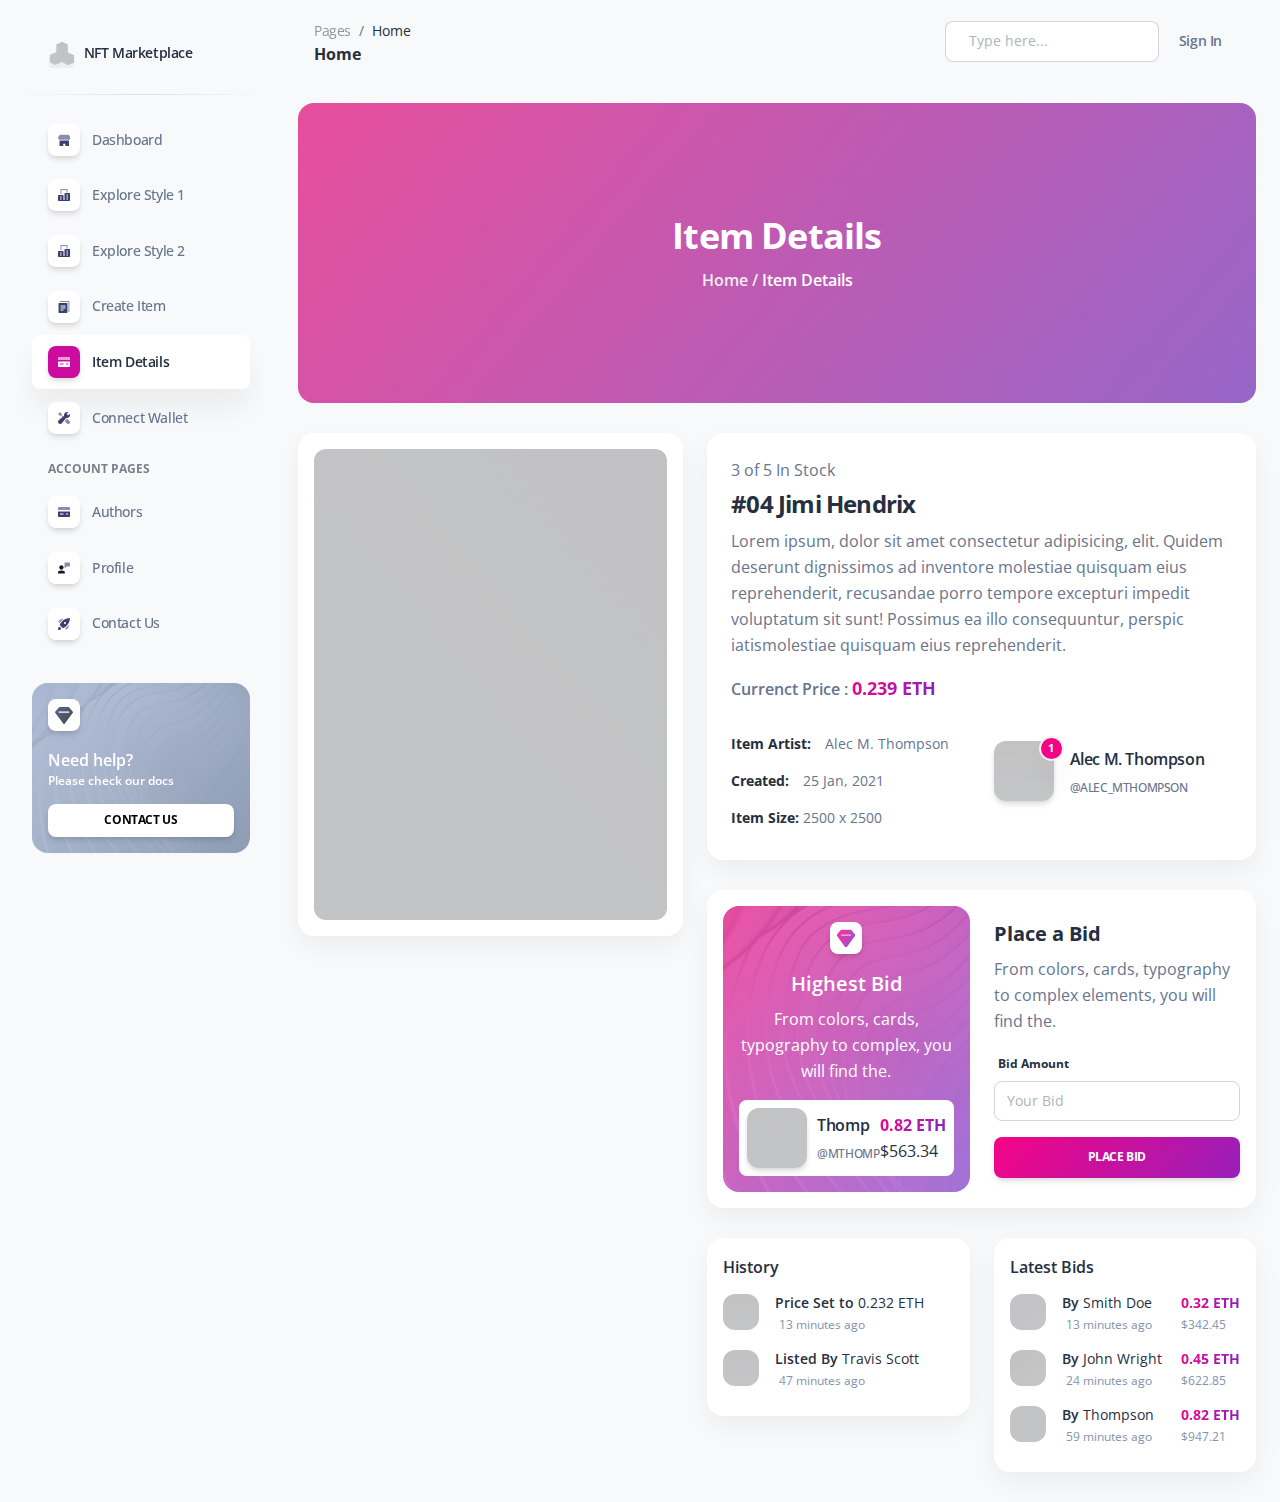
<file: Makram-Temp/Temp-Files/item-details.html>
<!DOCTYPE html>
<html lang="en">

<head>
  <meta charset="utf-8" />
  <meta name="viewport" content="width=device-width, initial-scale=1, shrink-to-fit=no">
  <link rel="apple-touch-icon" sizes="76x76" href="assets/img/apple-icon.png">
  <link rel="icon" type="image/png" href="assets/img/favicon.png">
  <title>
    NFT Marketplace
  </title>
  <!--     Fonts and icons     -->
  <link href="https://fonts.googleapis.com/css?family=Open+Sans:300,400,600,700" rel="stylesheet" />
  <!-- Nucleo Icons -->
  <link href="assets/css/nucleo-icons.css" rel="stylesheet" />
  <link href="assets/css/nucleo-svg.css" rel="stylesheet" />
  <!-- Font Awesome Icons -->
  <script src="assets/js/fontawesome.js"></script>
  <link href="assets/css/nucleo-svg.css" rel="stylesheet" />
  <!-- CSS Files -->
  <link href="assets/css/bootstrap.css" rel="stylesheet" />
  <link href="assets/css/style.css" rel="stylesheet" />
</head>

<body class="g-sidenav-show  bg-gray-100">
  <aside class="sidenav navbar navbar-vertical navbar-expand-xs border-0 border-radius-xl my-3 fixed-left ms-3" id="sidenav-main">
    <div class="sidenav-header">
      <i class="fas fa-times p-3 cursor-pointer text-secondary opacity-5 position-absolute right-0 top-0 d-none d-xl-none" aria-hidden="true" id="iconSidenav"></i>
      <a class="navbar-brand m-0" href="index.html">
        <img src="assets/img/logo-ct.png" class="navbar-brand-img h-100 w-15" alt="...">
        <span class="ms-1 font-weight-bold">NFT Marketplace</span>
      </a>
    </div>
    <hr class="horizontal dark mt-0">
    <div class="collapse navbar-collapse  w-auto" id="sidenav-collapse-main">
      <ul class="navbar-nav">
        <li class="nav-item">
          <a class="nav-link" href="index.html">
            <div class="icon icon-shape icon-sm shadow border-radius-md bg-white text-center me-2 d-flex align-items-center justify-content-center">
              <svg width="12px" height="12px" viewBox="0 0 45 40" version="1.1" xmlns="http://www.w3.org/2000/svg" xmlns:xlink="http://www.w3.org/1999/xlink">
                <title>shop </title>
                <g  stroke="none" stroke-width="1" fill="none" fill-rule="evenodd">
                  <g  transform="translate(-1716.000000, -439.000000)" fill="#FFFFFF" fill-rule="nonzero">
                    <g  transform="translate(1716.000000, 291.000000)">
                      <g id="shop-" transform="translate(0.000000, 148.000000)">
                        <path class="color-background" d="M46.7199583,10.7414583 L40.8449583,0.949791667 C40.4909749,0.360605034 39.8540131,0 39.1666667,0 L7.83333333,0 C7.1459869,0 6.50902508,0.360605034 6.15504167,0.949791667 L0.280041667,10.7414583 C0.0969176761,11.0460037 -1.23209662e-05,11.3946378 -1.23209662e-05,11.75 C-0.00758042603,16.0663731 3.48367543,19.5725301 7.80004167,19.5833333 L7.81570833,19.5833333 C9.75003686,19.5882688 11.6168794,18.8726691 13.0522917,17.5760417 C16.0171492,20.2556967 20.5292675,20.2556967 23.494125,17.5760417 C26.4604562,20.2616016 30.9794188,20.2616016 33.94575,17.5760417 C36.2421905,19.6477597 39.5441143,20.1708521 42.3684437,18.9103691 C45.1927731,17.649886 47.0084685,14.8428276 47.0000295,11.75 C47.0000295,11.3946378 46.9030823,11.0460037 46.7199583,10.7414583 Z"  opacity="0.598981585"></path>
                        <path class="color-background" d="M39.198,22.4912623 C37.3776246,22.4928106 35.5817531,22.0149171 33.951625,21.0951667 L33.92225,21.1107282 C31.1430221,22.6838032 27.9255001,22.9318916 24.9844167,21.7998837 C24.4750389,21.605469 23.9777983,21.3722567 23.4960833,21.1018359 L23.4745417,21.1129513 C20.6961809,22.6871153 17.4786145,22.9344611 14.5386667,21.7998837 C14.029926,21.6054643 13.533337,21.3722507 13.0522917,21.1018359 C11.4250962,22.0190609 9.63246555,22.4947009 7.81570833,22.4912623 C7.16510551,22.4842162 6.51607673,22.4173045 5.875,22.2911849 L5.875,44.7220845 C5.875,45.9498589 6.7517757,46.9451667 7.83333333,46.9451667 L19.5833333,46.9451667 L19.5833333,33.6066734 L27.4166667,33.6066734 L27.4166667,46.9451667 L39.1666667,46.9451667 C40.2482243,46.9451667 41.125,45.9498589 41.125,44.7220845 L41.125,22.2822926 C40.4887822,22.4116582 39.8442868,22.4815492 39.198,22.4912623 Z" ></path>
                      </g>
                    </g>
                  </g>
                </g>
              </svg>
            </div>
            <span class="nav-link-text ms-1">Dashboard</span>
          </a>
        </li>
        <li class="nav-item">
          <a class="nav-link " href="explore.html">
            <div class="icon icon-shape icon-sm shadow border-radius-md bg-white text-center me-2 d-flex align-items-center justify-content-center">
              <svg width="12px" height="12px" viewBox="0 0 42 42" version="1.1" xmlns="http://www.w3.org/2000/svg" xmlns:xlink="http://www.w3.org/1999/xlink">
                <title>office</title>
                <g  stroke="none" stroke-width="1" fill="none" fill-rule="evenodd">
                  <g  transform="translate(-1869.000000, -293.000000)" fill="#FFFFFF" fill-rule="nonzero">
                    <g  transform="translate(1716.000000, 291.000000)">
                      <g  transform="translate(153.000000, 2.000000)">
                        <path class="color-background" d="M12.25,17.5 L8.75,17.5 L8.75,1.75 C8.75,0.78225 9.53225,0 10.5,0 L31.5,0 C32.46775,0 33.25,0.78225 33.25,1.75 L33.25,12.25 L29.75,12.25 L29.75,3.5 L12.25,3.5 L12.25,17.5 Z"  opacity="0.6"></path>
                        <path class="color-background" d="M40.25,14 L24.5,14 C23.53225,14 22.75,14.78225 22.75,15.75 L22.75,38.5 L19.25,38.5 L19.25,22.75 C19.25,21.78225 18.46775,21 17.5,21 L1.75,21 C0.78225,21 0,21.78225 0,22.75 L0,40.25 C0,41.21775 0.78225,42 1.75,42 L40.25,42 C41.21775,42 42,41.21775 42,40.25 L42,15.75 C42,14.78225 41.21775,14 40.25,14 Z M12.25,36.75 L7,36.75 L7,33.25 L12.25,33.25 L12.25,36.75 Z M12.25,29.75 L7,29.75 L7,26.25 L12.25,26.25 L12.25,29.75 Z M35,36.75 L29.75,36.75 L29.75,33.25 L35,33.25 L35,36.75 Z M35,29.75 L29.75,29.75 L29.75,26.25 L35,26.25 L35,29.75 Z M35,22.75 L29.75,22.75 L29.75,19.25 L35,19.25 L35,22.75 Z" ></path>
                      </g>
                    </g>
                  </g>
                </g>
              </svg>
            </div>
            <span class="nav-link-text ms-1">Explore Style 1</span>
          </a>
        </li>
        <li class="nav-item">
          <a class="nav-link " href="explore-2.html">
            <div class="icon icon-shape icon-sm shadow border-radius-md bg-white text-center me-2 d-flex align-items-center justify-content-center">
              <svg width="12px" height="12px" viewBox="0 0 42 42" version="1.1" xmlns="http://www.w3.org/2000/svg" xmlns:xlink="http://www.w3.org/1999/xlink">
                <title>office</title>
                <g  stroke="none" stroke-width="1" fill="none" fill-rule="evenodd">
                  <g  transform="translate(-1869.000000, -293.000000)" fill="#FFFFFF" fill-rule="nonzero">
                    <g  transform="translate(1716.000000, 291.000000)">
                      <g  transform="translate(153.000000, 2.000000)">
                        <path class="color-background" d="M12.25,17.5 L8.75,17.5 L8.75,1.75 C8.75,0.78225 9.53225,0 10.5,0 L31.5,0 C32.46775,0 33.25,0.78225 33.25,1.75 L33.25,12.25 L29.75,12.25 L29.75,3.5 L12.25,3.5 L12.25,17.5 Z"  opacity="0.6"></path>
                        <path class="color-background" d="M40.25,14 L24.5,14 C23.53225,14 22.75,14.78225 22.75,15.75 L22.75,38.5 L19.25,38.5 L19.25,22.75 C19.25,21.78225 18.46775,21 17.5,21 L1.75,21 C0.78225,21 0,21.78225 0,22.75 L0,40.25 C0,41.21775 0.78225,42 1.75,42 L40.25,42 C41.21775,42 42,41.21775 42,40.25 L42,15.75 C42,14.78225 41.21775,14 40.25,14 Z M12.25,36.75 L7,36.75 L7,33.25 L12.25,33.25 L12.25,36.75 Z M12.25,29.75 L7,29.75 L7,26.25 L12.25,26.25 L12.25,29.75 Z M35,36.75 L29.75,36.75 L29.75,33.25 L35,33.25 L35,36.75 Z M35,29.75 L29.75,29.75 L29.75,26.25 L35,26.25 L35,29.75 Z M35,22.75 L29.75,22.75 L29.75,19.25 L35,19.25 L35,22.75 Z" ></path>
                      </g>
                    </g>
                  </g>
                </g>
              </svg>
            </div>
            <span class="nav-link-text ms-1">Explore Style 2</span>
          </a>
        </li>
        <li class="nav-item">
          <a class="nav-link  " href="create-item.html">
            <div class="icon icon-shape icon-sm shadow border-radius-md bg-white text-center me-2 d-flex align-items-center justify-content-center">
              <svg width="12px" height="12px" viewBox="0 0 40 44" version="1.1" xmlns="http://www.w3.org/2000/svg" xmlns:xlink="http://www.w3.org/1999/xlink">
                <title>document</title>
                <g  stroke="none" stroke-width="1" fill="none" fill-rule="evenodd">
                  <g  transform="translate(-1870.000000, -591.000000)" fill="#FFFFFF" fill-rule="nonzero">
                    <g  transform="translate(1716.000000, 291.000000)">
                      <g  transform="translate(154.000000, 300.000000)">
                        <path class="color-background" d="M40,40 L36.3636364,40 L36.3636364,3.63636364 L5.45454545,3.63636364 L5.45454545,0 L38.1818182,0 C39.1854545,0 40,0.814545455 40,1.81818182 L40,40 Z"  opacity="0.603585379"></path>
                        <path class="color-background" d="M30.9090909,7.27272727 L1.81818182,7.27272727 C0.814545455,7.27272727 0,8.08727273 0,9.09090909 L0,41.8181818 C0,42.8218182 0.814545455,43.6363636 1.81818182,43.6363636 L30.9090909,43.6363636 C31.9127273,43.6363636 32.7272727,42.8218182 32.7272727,41.8181818 L32.7272727,9.09090909 C32.7272727,8.08727273 31.9127273,7.27272727 30.9090909,7.27272727 Z M18.1818182,34.5454545 L7.27272727,34.5454545 L7.27272727,30.9090909 L18.1818182,30.9090909 L18.1818182,34.5454545 Z M25.4545455,27.2727273 L7.27272727,27.2727273 L7.27272727,23.6363636 L25.4545455,23.6363636 L25.4545455,27.2727273 Z M25.4545455,20 L7.27272727,20 L7.27272727,16.3636364 L25.4545455,16.3636364 L25.4545455,20 Z" ></path>
                      </g>
                    </g>
                  </g>
                </g>
              </svg>
            </div>
            <span class="nav-link-text ms-1">Create Item</span>
          </a>
        </li>
        <li class="nav-item">
          <a class="nav-link  active" href="item-details.html">
            <div class="icon icon-shape icon-sm shadow border-radius-md bg-white text-center me-2 d-flex align-items-center justify-content-center">
              <svg width="12px" height="12px" viewBox="0 0 43 36" version="1.1" xmlns="http://www.w3.org/2000/svg" xmlns:xlink="http://www.w3.org/1999/xlink">
                <title>credit-card</title>
                <g  stroke="none" stroke-width="1" fill="none" fill-rule="evenodd">
                  <g  transform="translate(-2169.000000, -745.000000)" fill="#FFFFFF" fill-rule="nonzero">
                    <g  transform="translate(1716.000000, 291.000000)">
                      <g  transform="translate(453.000000, 454.000000)">
                        <path class="color-background" d="M43,10.7482083 L43,3.58333333 C43,1.60354167 41.3964583,0 39.4166667,0 L3.58333333,0 C1.60354167,0 0,1.60354167 0,3.58333333 L0,10.7482083 L43,10.7482083 Z"  opacity="0.593633743"></path>
                        <path class="color-background" d="M0,16.125 L0,32.25 C0,34.2297917 1.60354167,35.8333333 3.58333333,35.8333333 L39.4166667,35.8333333 C41.3964583,35.8333333 43,34.2297917 43,32.25 L43,16.125 L0,16.125 Z M19.7083333,26.875 L7.16666667,26.875 L7.16666667,23.2916667 L19.7083333,23.2916667 L19.7083333,26.875 Z M35.8333333,26.875 L28.6666667,26.875 L28.6666667,23.2916667 L35.8333333,23.2916667 L35.8333333,26.875 Z" ></path>
                      </g>
                    </g>
                  </g>
                </g>
              </svg>
            </div>
            <span class="nav-link-text ms-1">Item Details</span>
          </a>
        </li>
        <li class="nav-item">
          <a class="nav-link  " href="connect-wallet.html">
            <div class="icon icon-shape icon-sm shadow border-radius-md bg-white text-center me-2 d-flex align-items-center justify-content-center">
              <svg width="12px" height="12px" viewBox="0 0 40 40" version="1.1" xmlns="http://www.w3.org/2000/svg" xmlns:xlink="http://www.w3.org/1999/xlink">
                <title>settings</title>
                <g  stroke="none" stroke-width="1" fill="none" fill-rule="evenodd">
                  <g  transform="translate(-2020.000000, -442.000000)" fill="#FFFFFF" fill-rule="nonzero">
                    <g  transform="translate(1716.000000, 291.000000)">
                      <g id="settings" transform="translate(304.000000, 151.000000)">
                        <polygon class="color-background"  opacity="0.596981957" points="18.0883333 15.7316667 11.1783333 8.82166667 13.3333333 6.66666667 6.66666667 0 0 6.66666667 6.66666667 13.3333333 8.82166667 11.1783333 15.315 17.6716667"></polygon>
                        <path class="color-background" d="M31.5666667,23.2333333 C31.0516667,23.2933333 30.53,23.3333333 30,23.3333333 C29.4916667,23.3333333 28.9866667,23.3033333 28.48,23.245 L22.4116667,30.7433333 L29.9416667,38.2733333 C32.2433333,40.575 35.9733333,40.575 38.275,38.2733333 L38.275,38.2733333 C40.5766667,35.9716667 40.5766667,32.2416667 38.275,29.94 L31.5666667,23.2333333 Z"  opacity="0.596981957"></path>
                        <path class="color-background" d="M33.785,11.285 L28.715,6.215 L34.0616667,0.868333333 C32.82,0.315 31.4483333,0 30,0 C24.4766667,0 20,4.47666667 20,10 C20,10.99 20.1483333,11.9433333 20.4166667,12.8466667 L2.435,27.3966667 C0.95,28.7083333 0.0633333333,30.595 0.00333333333,32.5733333 C-0.0583333333,34.5533333 0.71,36.4916667 2.11,37.89 C3.47,39.2516667 5.27833333,40 7.20166667,40 C9.26666667,40 11.2366667,39.1133333 12.6033333,37.565 L27.1533333,19.5833333 C28.0566667,19.8516667 29.01,20 30,20 C35.5233333,20 40,15.5233333 40,10 C40,8.55166667 39.685,7.18 39.1316667,5.93666667 L33.785,11.285 Z" ></path>
                      </g>
                    </g>
                  </g>
                </g>
              </svg>
            </div>
            <span class="nav-link-text ms-1">Connect Wallet</span>
          </a>
        </li>
        <li class="nav-item mt-3">
          <h6 class="ps-4 ms-2 text-uppercase text-xs font-weight-bolder opacity-6">Account pages</h6>
        </li>
        <li class="nav-item">
          <a class="nav-link " href="authors.html">
            <div class="icon icon-shape icon-sm shadow border-radius-md bg-white text-center me-2 d-flex align-items-center justify-content-center">
              <svg width="12px" height="12px" viewBox="0 0 43 36" version="1.1" xmlns="http://www.w3.org/2000/svg" xmlns:xlink="http://www.w3.org/1999/xlink">
                <title>credit-card</title>
                <g  stroke="none" stroke-width="1" fill="none" fill-rule="evenodd">
                  <g  transform="translate(-2169.000000, -745.000000)" fill="#FFFFFF" fill-rule="nonzero">
                    <g  transform="translate(1716.000000, 291.000000)">
                      <g  transform="translate(453.000000, 454.000000)">
                        <path class="color-background" d="M43,10.7482083 L43,3.58333333 C43,1.60354167 41.3964583,0 39.4166667,0 L3.58333333,0 C1.60354167,0 0,1.60354167 0,3.58333333 L0,10.7482083 L43,10.7482083 Z"  opacity="0.593633743"></path>
                        <path class="color-background" d="M0,16.125 L0,32.25 C0,34.2297917 1.60354167,35.8333333 3.58333333,35.8333333 L39.4166667,35.8333333 C41.3964583,35.8333333 43,34.2297917 43,32.25 L43,16.125 L0,16.125 Z M19.7083333,26.875 L7.16666667,26.875 L7.16666667,23.2916667 L19.7083333,23.2916667 L19.7083333,26.875 Z M35.8333333,26.875 L28.6666667,26.875 L28.6666667,23.2916667 L35.8333333,23.2916667 L35.8333333,26.875 Z" ></path>
                      </g>
                    </g>
                  </g>
                </g>
              </svg>
            </div>
            <span class="nav-link-text ms-1">Authors</span>
          </a>
        </li>
        <li class="nav-item">
          <a class="nav-link  " href="profile.html">
            <div class="icon icon-shape icon-sm shadow border-radius-md bg-white text-center me-2 d-flex align-items-center justify-content-center">
              <svg width="12px" height="12px" viewBox="0 0 46 42" version="1.1" xmlns="http://www.w3.org/2000/svg" xmlns:xlink="http://www.w3.org/1999/xlink">
                <title>customer-support</title>
                <g  stroke="none" stroke-width="1" fill="none" fill-rule="evenodd">
                  <g  transform="translate(-1717.000000, -291.000000)" fill="#FFFFFF" fill-rule="nonzero">
                    <g  transform="translate(1716.000000, 291.000000)">
                      <g id="customer-support" transform="translate(1.000000, 0.000000)">
                        <path class="color-background" d="M45,0 L26,0 C25.447,0 25,0.447 25,1 L25,20 C25,20.379 25.214,20.725 25.553,20.895 C25.694,20.965 25.848,21 26,21 C26.212,21 26.424,20.933 26.6,20.8 L34.333,15 L45,15 C45.553,15 46,14.553 46,14 L46,1 C46,0.447 45.553,0 45,0 Z"  opacity="0.59858631"></path>
                        <path class="color-foreground" d="M22.883,32.86 C20.761,32.012 17.324,31 13,31 C8.676,31 5.239,32.012 3.116,32.86 C1.224,33.619 0,35.438 0,37.494 L0,41 C0,41.553 0.447,42 1,42 L25,42 C25.553,42 26,41.553 26,41 L26,37.494 C26,35.438 24.776,33.619 22.883,32.86 Z" ></path>
                        <path class="color-foreground" d="M13,28 C17.432,28 21,22.529 21,18 C21,13.589 17.411,10 13,10 C8.589,10 5,13.589 5,18 C5,22.529 8.568,28 13,28 Z" ></path>
                      </g>
                    </g>
                  </g>
                </g>
              </svg>
            </div>
            <span class="nav-link-text ms-1">Profile</span>
          </a>
        </li>
        <li class="nav-item">
          <a class="nav-link  " href="contact.html">
            <div class="icon icon-shape icon-sm shadow border-radius-md bg-white text-center me-2 d-flex align-items-center justify-content-center">
              <svg width="12px" height="20px" viewBox="0 0 40 40" version="1.1" xmlns="http://www.w3.org/2000/svg" xmlns:xlink="http://www.w3.org/1999/xlink">
                <title>spaceship</title>
                <g  stroke="none" stroke-width="1" fill="none" fill-rule="evenodd">
                  <g  transform="translate(-1720.000000, -592.000000)" fill="#FFFFFF" fill-rule="nonzero">
                    <g  transform="translate(1716.000000, 291.000000)">
                      <g  transform="translate(4.000000, 301.000000)">
                        <path class="color-background" d="M39.3,0.706666667 C38.9660984,0.370464027 38.5048767,0.192278529 38.0316667,0.216666667 C14.6516667,1.43666667 6.015,22.2633333 5.93166667,22.4733333 C5.68236407,23.0926189 5.82664679,23.8009159 6.29833333,24.2733333 L15.7266667,33.7016667 C16.2013871,34.1756798 16.9140329,34.3188658 17.535,34.065 C17.7433333,33.98 38.4583333,25.2466667 39.7816667,1.97666667 C39.8087196,1.50414529 39.6335979,1.04240574 39.3,0.706666667 Z M25.69,19.0233333 C24.7367525,19.9768687 23.3029475,20.2622391 22.0572426,19.7463614 C20.8115377,19.2304837 19.9992882,18.0149658 19.9992882,16.6666667 C19.9992882,15.3183676 20.8115377,14.1028496 22.0572426,13.5869719 C23.3029475,13.0710943 24.7367525,13.3564646 25.69,14.31 C26.9912731,15.6116662 26.9912731,17.7216672 25.69,19.0233333 L25.69,19.0233333 Z" ></path>
                        <path class="color-background" d="M1.855,31.4066667 C3.05106558,30.2024182 4.79973884,29.7296005 6.43969145,30.1670277 C8.07964407,30.6044549 9.36054508,31.8853559 9.7979723,33.5253085 C10.2353995,35.1652612 9.76258177,36.9139344 8.55833333,38.11 C6.70666667,39.9616667 0,40 0,40 C0,40 0,33.2566667 1.855,31.4066667 Z" ></path>
                        <path class="color-background" d="M17.2616667,3.90166667 C12.4943643,3.07192755 7.62174065,4.61673894 4.20333333,8.04166667 C3.31200265,8.94126033 2.53706177,9.94913142 1.89666667,11.0416667 C1.5109569,11.6966059 1.61721591,12.5295394 2.155,13.0666667 L5.47,16.3833333 C8.55036617,11.4946947 12.5559074,7.25476565 17.2616667,3.90166667 L17.2616667,3.90166667 Z"  opacity="0.598539807"></path>
                        <path class="color-background" d="M36.0983333,22.7383333 C36.9280725,27.5056357 35.3832611,32.3782594 31.9583333,35.7966667 C31.0587397,36.6879974 30.0508686,37.4629382 28.9583333,38.1033333 C28.3033941,38.4890431 27.4704606,38.3827841 26.9333333,37.845 L23.6166667,34.53 C28.5053053,31.4496338 32.7452344,27.4440926 36.0983333,22.7383333 L36.0983333,22.7383333 Z"  opacity="0.598539807"></path>
                      </g>
                    </g>
                  </g>
                </g>
              </svg>
            </div>
            <span class="nav-link-text ms-1">Contact Us</span>
          </a>
        </li>
        <li class="nav-item">
          <a class="nav-link  " href="sign-in.html">
            <div class="icon icon-shape icon-sm shadow border-radius-md bg-white text-center me-2 d-flex align-items-center justify-content-center">
              <svg width="12px" height="12px" viewBox="0 0 40 44" version="1.1" xmlns="http://www.w3.org/2000/svg" xmlns:xlink="http://www.w3.org/1999/xlink">
                <title>document</title>
                <g  stroke="none" stroke-width="1" fill="none" fill-rule="evenodd">
                  <g  transform="translate(-1870.000000, -591.000000)" fill="#FFFFFF" fill-rule="nonzero">
                    <g  transform="translate(1716.000000, 291.000000)">
                      <g  transform="translate(154.000000, 300.000000)">
                        <path class="color-background" d="M40,40 L36.3636364,40 L36.3636364,3.63636364 L5.45454545,3.63636364 L5.45454545,0 L38.1818182,0 C39.1854545,0 40,0.814545455 40,1.81818182 L40,40 Z"  opacity="0.603585379"></path>
                        <path class="color-background" d="M30.9090909,7.27272727 L1.81818182,7.27272727 C0.814545455,7.27272727 0,8.08727273 0,9.09090909 L0,41.8181818 C0,42.8218182 0.814545455,43.6363636 1.81818182,43.6363636 L30.9090909,43.6363636 C31.9127273,43.6363636 32.7272727,42.8218182 32.7272727,41.8181818 L32.7272727,9.09090909 C32.7272727,8.08727273 31.9127273,7.27272727 30.9090909,7.27272727 Z M18.1818182,34.5454545 L7.27272727,34.5454545 L7.27272727,30.9090909 L18.1818182,30.9090909 L18.1818182,34.5454545 Z M25.4545455,27.2727273 L7.27272727,27.2727273 L7.27272727,23.6363636 L25.4545455,23.6363636 L25.4545455,27.2727273 Z M25.4545455,20 L7.27272727,20 L7.27272727,16.3636364 L25.4545455,16.3636364 L25.4545455,20 Z" ></path>
                      </g>
                    </g>
                  </g>
                </g>
              </svg>
            </div>
            <span class="nav-link-text ms-1">Sign In</span>
          </a>
        </li>
        <li class="nav-item">
          <a class="nav-link  " href="sign-up.html">
            <div class="icon icon-shape icon-sm shadow border-radius-md bg-white text-center me-2 d-flex align-items-center justify-content-center">
              <svg width="12px" height="20px" viewBox="0 0 40 40" version="1.1" xmlns="http://www.w3.org/2000/svg" xmlns:xlink="http://www.w3.org/1999/xlink">
                <title>spaceship</title>
                <g  stroke="none" stroke-width="1" fill="none" fill-rule="evenodd">
                  <g  transform="translate(-1720.000000, -592.000000)" fill="#FFFFFF" fill-rule="nonzero">
                    <g  transform="translate(1716.000000, 291.000000)">
                      <g  transform="translate(4.000000, 301.000000)">
                        <path class="color-background" d="M39.3,0.706666667 C38.9660984,0.370464027 38.5048767,0.192278529 38.0316667,0.216666667 C14.6516667,1.43666667 6.015,22.2633333 5.93166667,22.4733333 C5.68236407,23.0926189 5.82664679,23.8009159 6.29833333,24.2733333 L15.7266667,33.7016667 C16.2013871,34.1756798 16.9140329,34.3188658 17.535,34.065 C17.7433333,33.98 38.4583333,25.2466667 39.7816667,1.97666667 C39.8087196,1.50414529 39.6335979,1.04240574 39.3,0.706666667 Z M25.69,19.0233333 C24.7367525,19.9768687 23.3029475,20.2622391 22.0572426,19.7463614 C20.8115377,19.2304837 19.9992882,18.0149658 19.9992882,16.6666667 C19.9992882,15.3183676 20.8115377,14.1028496 22.0572426,13.5869719 C23.3029475,13.0710943 24.7367525,13.3564646 25.69,14.31 C26.9912731,15.6116662 26.9912731,17.7216672 25.69,19.0233333 L25.69,19.0233333 Z" ></path>
                        <path class="color-background" d="M1.855,31.4066667 C3.05106558,30.2024182 4.79973884,29.7296005 6.43969145,30.1670277 C8.07964407,30.6044549 9.36054508,31.8853559 9.7979723,33.5253085 C10.2353995,35.1652612 9.76258177,36.9139344 8.55833333,38.11 C6.70666667,39.9616667 0,40 0,40 C0,40 0,33.2566667 1.855,31.4066667 Z" ></path>
                        <path class="color-background" d="M17.2616667,3.90166667 C12.4943643,3.07192755 7.62174065,4.61673894 4.20333333,8.04166667 C3.31200265,8.94126033 2.53706177,9.94913142 1.89666667,11.0416667 C1.5109569,11.6966059 1.61721591,12.5295394 2.155,13.0666667 L5.47,16.3833333 C8.55036617,11.4946947 12.5559074,7.25476565 17.2616667,3.90166667 L17.2616667,3.90166667 Z"  opacity="0.598539807"></path>
                        <path class="color-background" d="M36.0983333,22.7383333 C36.9280725,27.5056357 35.3832611,32.3782594 31.9583333,35.7966667 C31.0587397,36.6879974 30.0508686,37.4629382 28.9583333,38.1033333 C28.3033941,38.4890431 27.4704606,38.3827841 26.9333333,37.845 L23.6166667,34.53 C28.5053053,31.4496338 32.7452344,27.4440926 36.0983333,22.7383333 L36.0983333,22.7383333 Z"  opacity="0.598539807"></path>
                      </g>
                    </g>
                  </g>
                </g>
              </svg>
            </div>
            <span class="nav-link-text ms-1">Sign Up</span>
          </a>
        </li>
      </ul>
    </div>
    <div class="sidenav-footer mx-3 mt-3 pt-3">
      <div class="card card-background shadow-none card-background-mask-secondary" id="sidenavCard">
        <div class="full-background" style="background-image: url('assets/img/curved-images/white-curved.jpeg')"></div>
        <div class="card-body text-left p-3 w-100">
          <div class="icon icon-shape icon-sm bg-white shadow text-center mb-3 d-flex align-items-center justify-content-center border-radius-md">
            <i class="ni ni-diamond text-dark text-gradient text-lg top-0" aria-hidden="true" ></i>
          </div>
          <h6 class="text-white up mb-0">Need help?</h6>
          <p class="text-xs font-weight-bold">Please check our docs</p>
          <a href="contact.html" class="btn btn-white btn-sm w-100 mb-0">Contact Us</a>
        </div>
      </div>
    </div>
  </aside>

  <main class="main-content mt-1 border-radius-lg">
    <!-- Navbar -->
    <nav class="navbar navbar-main navbar-expand-lg px-0 mx-4 shadow-none border-radius-xl" id="navbarBlur" >
      <div class="container-fluid py-1 px-3">
        <nav aria-label="breadcrumb">
          <ol class="breadcrumb bg-transparent mb-0 pb-0 pt-1 px-0 me-sm-6 me-5">
            <li class="breadcrumb-item text-sm"><a class="opacity-5 text-dark" href="javascript:;">Pages</a></li>
            <li class="breadcrumb-item text-sm text-dark active" aria-current="page">Home</li>
          </ol>
          <h6 class="font-weight-bolder mb-0">Home</h6>
        </nav>
        <div class="collapse navbar-collapse mt-sm-0 mt-2 me-md-0 me-sm-4" id="navbar">
          <div class="ms-md-auto pe-md-3 d-flex align-items-center">
            <div class="input-group">
              <span class="input-group-text text-body"><i class="fas fa-search" aria-hidden="true"></i></span>
              <input type="text" class="form-control" placeholder="Type here...">
            </div>
          </div>
          <ul class="navbar-nav  justify-content-end">
            <li class="nav-item d-flex align-items-center">
              <a href="sign-in.html" class="nav-link text-body font-weight-bold px-0">
                <i class="fa fa-user me-sm-1"></i>
                <span class="d-sm-inline d-none mr-10">Sign In</span>
              </a>
            </li>
            <li class="nav-item d-xl-none px-3 d-flex align-items-center">
              <a href="javascript:;" class="nav-link text-body p-0" id="iconNavbarSidenav">
                <div class="sidenav-toggler-inner">
                  <i class="sidenav-toggler-line"></i>
                  <i class="sidenav-toggler-line"></i>
                  <i class="sidenav-toggler-line"></i>
                </div>
              </a>
            </li>
            
            <li class="nav-item dropdown pe-2 d-flex align-items-center">
              <a href="javascript:;" class="nav-link text-body p-0" id="dropdownMenuButton" data-bs-toggle="dropdown" aria-expanded="false">
                <i class="fa fa-bell cursor-pointer"></i>
              </a>
              <ul class="dropdown-menu dropdown-menu-end px-2 py-3 me-sm-n4" aria-labelledby="dropdownMenuButton">
                <li class="mb-2">
                  <a class="dropdown-item border-radius-md" href="javascript:;">
                    <div class="d-flex py-1">
                      <div class="my-auto">
                        <img src="assets/img/team-2.jpg" alt="img" class="avatar avatar-sm  me-3 ">
                      </div>
                      <div class="d-flex flex-column justify-content-center">
                        <h6 class="text-sm font-weight-normal mb-1">
                          <span class="font-weight-bold">New message</span> from Laur
                        </h6>
                        <p class="text-xs text-secondary mb-0">
                          <i class="fa fa-clock me-1"></i>
                          13 minutes ago
                        </p>
                      </div>
                    </div>
                  </a>
                </li>
                <li class="mb-2">
                  <a class="dropdown-item border-radius-md" href="javascript:;">
                    <div class="d-flex py-1">
                      <div class="my-auto">
                        <img src="assets/img/small-logos/logo-spotify.svg" alt="img" class="avatar avatar-sm bg-gradient-dark  me-3 ">
                      </div>
                      <div class="d-flex flex-column justify-content-center">
                        <h6 class="text-sm font-weight-normal mb-1">
                          <span class="font-weight-bold">New album</span> by Travis Scott
                        </h6>
                        <p class="text-xs text-secondary mb-0">
                          <i class="fa fa-clock me-1"></i>
                          1 day
                        </p>
                      </div>
                    </div>
                  </a>
                </li>
                <li>
                  <a class="dropdown-item border-radius-md" href="javascript:;">
                    <div class="d-flex py-1">
                      <div class="avatar avatar-sm bg-gradient-secondary  me-3  my-auto">
                        <svg width="12px" height="12px" viewBox="0 0 43 36" version="1.1" xmlns="http://www.w3.org/2000/svg" xmlns:xlink="http://www.w3.org/1999/xlink">
                          <title>credit-card</title>
                          <g  stroke="none" stroke-width="1" fill="none" fill-rule="evenodd">
                            <g  transform="translate(-2169.000000, -745.000000)" fill="#FFFFFF" fill-rule="nonzero">
                              <g  transform="translate(1716.000000, 291.000000)">
                                <g  transform="translate(453.000000, 454.000000)">
                                  <path class="color-background" d="M43,10.7482083 L43,3.58333333 C43,1.60354167 41.3964583,0 39.4166667,0 L3.58333333,0 C1.60354167,0 0,1.60354167 0,3.58333333 L0,10.7482083 L43,10.7482083 Z"  opacity="0.593633743"></path>
                                  <path class="color-background" d="M0,16.125 L0,32.25 C0,34.2297917 1.60354167,35.8333333 3.58333333,35.8333333 L39.4166667,35.8333333 C41.3964583,35.8333333 43,34.2297917 43,32.25 L43,16.125 L0,16.125 Z M19.7083333,26.875 L7.16666667,26.875 L7.16666667,23.2916667 L19.7083333,23.2916667 L19.7083333,26.875 Z M35.8333333,26.875 L28.6666667,26.875 L28.6666667,23.2916667 L35.8333333,23.2916667 L35.8333333,26.875 Z" ></path>
                                </g>
                              </g>
                            </g>
                          </g>
                        </svg>
                      </div>
                      <div class="d-flex flex-column justify-content-center">
                        <h6 class="text-sm font-weight-normal mb-1">
                          Payment successfully completed
                        </h6>
                        <p class="text-xs text-secondary mb-0">
                          <i class="fa fa-clock me-1"></i>
                          2 days
                        </p>
                      </div>
                    </div>
                  </a>
                </li>
              </ul>
            </li>
          </ul>
        </div>
      </div>
    </nav>
    <!-- End Navbar -->

    <div class="container-fluid">
      <div class="page-header breadcrumb-header min-height-300 border-radius-xl mt-4 mb-30" style="background-image: url('assets/img/curved-images/curved6.jpg'); background-size: cover;">
        <span class="mask bg-gradient-primary opacity-6"></span>
        <div class="con-wrapper">
          <h2>Item Details</h2>
          <p>Home / <span>Item Details</span></p>
        </div>
      </div>
      
    </div>

    <div class="container-fluid">
      <div class="row">
        <div class="col-lg-5 me-auto mt-lg-0">
          <div class="card">
            <div class="card-body p-3">
              <img src="assets/img/art/item-details.png" class="w-100 border-radius-lg" alt="">
            </div>
          </div>
        </div>
        <div class="col-lg-7">
          
          <div class="col-12 mb-30 mt-s">
            <div class="card">
              <div class="card-body">
                <div class="row">
                  
                  <div class="col-lg-12">
                    <div class="d-flex flex-column h-100">
                      <p class="mb-1">3 of 5 In Stock</p>
                      <h4 class="font-weight-bolder">#04 Jimi Hendrix</h4>
                      <p>Lorem ipsum, dolor sit amet consectetur adipisicing, elit. Quidem deserunt dignissimos ad inventore molestiae quisquam eius reprehenderit, recusandae porro tempore excepturi impedit voluptatum sit sunt! Possimus ea illo consequuntur, perspic iatismolestiae quisquam eius reprehenderit.</p>
                      <p class="text-bold mb-30">Currenct Price : <span class="gradient-text text-lg">0.239 ETH</span></p>
                      <div class="row">
                        <div class="col-md-6">
                          <ul class="list-group">
                            <li class="list-group-item border-0 ps-0 pt-0 text-sm"><strong class="text-dark mr-10">Item Artist: </strong>Alec M. Thompson</li>
                            <li class="list-group-item border-0 ps-0 text-sm"><strong class="text-dark mr-10">Created:</strong> 25 Jan, 2021</li>
                            <li class="list-group-item border-0 ps-0 text-sm"><strong class="text-dark">Item Size:</strong> 2500 x 2500</li>
                          </ul>
                        </div>
                        <div class="col-md-6">
                          <ul class="list-group">
                            <li class="list-group-item border-0 d-flex align-items-center px-0">
                              <a href="profile.html" class="avatar v2 me-3">
                                <span class="author-num">1</span>
                                <img src="assets/img/team-2.jpg" alt="kal" class="border-radius-lg shadow">
                              </a>
                              <div class="d-flex align-items-start flex-column justify-content-center">
                                <a href="profile.html"><h6 class="author-name">Alec M. Thompson</h6></a>
                                <a class="btn btn-link autho-link" href="profile.html">@Alec_Mthompson</a>
                              </div>
                            </li>
                          </ul>
                        </div>
                      </div>
                      
                    </div>
                  </div>
                </div>
              </div>
            </div>
          </div>
          <div class="col-12 mb-30">
            <div class="card">
              <div class="card-body p-3">
                <div class="row align-items-center">
                  <div class="col-lg-6 mt-lg-0">
                    <div class="card card-background shadow-none card-background-mask-primary">
                      <div class="full-background" style="background-image: url('assets/img/curved-images/white-curved.jpeg')"></div>
                      <div class="card-body text-center p-3 w-100">
                        <div class="icon icon-shape icon-sm bg-white shadow mx-auto mb-3 d-flex align-items-center justify-content-center border-radius-md">
                          <i class="ni ni-diamond gradient-text text-lg top-0" aria-hidden="true" ></i>
                        </div>
                        <h5 class="text-white up mb-10p">Highest Bid</h5>
                        <p>From colors, cards, typography to complex, you will find the.</p>
                        <ul class="list-group mt-15p">
                            <li class="list-group-item border-0 d-flex align-items-center px-2">
                              <a href="profile.html" class="avatar v2 mr-10">
                                <img src="assets/img/kal-visuals-square.jpg" alt="kal" width="40" class="border-radius-lg shadow">
                              </a>
                              <div class="d-flex align-items-start flex-column justify-content-center">
                                <a href="profile.html"><h6 class="author-name">Thomp</h6></a>
                                <a class="btn btn-link autho-link" href="profile.html">@Mthomp</a>
                              </div>
                              <div class="d-flex align-items-start ms-auto flex-column justify-content-center">
                                <h6 class="author-name gradient-text mb-0">0.82 ETH</h6>
                                <p class="mb-0 text-dark">$563.34</p>
                              </div>
                            </li>
                          </ul>
                      </div>
                    </div>
                  </div>
                  <div class="col-lg-6 mt-s">
                    <div class="d-flex flex-column h-100">
                      <h5 class="font-weight-bolder">Place a Bid</h5>
                      <p>From colors, cards, typography to complex elements, you will find the.</p>
                      <form action="post">
                        <label>Bid Amount</label>
                        <div class="mb-3">
                          <input type="text" class="form-control" placeholder="Your Bid">
                        </div>
                        
                        <div class="text-center">
                          <a href="connect-wallet.html" class="btn bg-gradient-primary w-100 mb-0">Place Bid</a>
                        </div>
                      </form>
                    </div>
                  </div>
                </div>
              </div>
            </div>
          </div>
          <div class="row">
            <div class="col-lg-6">
              <div class="card mb-30">
                <div class="card-body p-3">
                  <h6 class="mb-0">History</h6>
                  <ul class="dropdown-menu relative dropdown-menu-end show">
                    <li class="mb-2">
                      <div class="dropdown-item border-radius-md">
                        <div class="d-flex py-1">
                          <div class="my-auto">
                            <img src="assets/img/team-2.jpg" alt="img" class="avatar avatar-sm  me-3 ">
                          </div>
                          <div class="d-flex flex-column justify-content-center">
                            <h6 class="text-sm font-weight-normal mb-1">
                              <span class="font-weight-bold">Price Set to</span> 0.232 ETH
                            </h6>
                            <p class="text-xs text-secondary mb-0">
                              <i class="fa fa-clock me-1" aria-hidden="true"></i>
                              13 minutes ago
                            </p>
                          </div>
                        </div>
                      </div>
                    </li>
                    <li>
                      <div class="dropdown-item border-radius-md">
                        <div class="d-flex py-1">
                          <div class="my-auto">
                            <img src="assets/img/team-2.jpg" alt="" class="avatar avatar-sm bg-gradient-dark  me-3 ">
                          </div>
                          <div class="d-flex flex-column justify-content-center">
                            <h6 class="text-sm font-weight-normal mb-1">
                              <span class="font-weight-bold">Listed By</span> Travis Scott
                            </h6>
                            <p class="text-xs text-secondary mb-0">
                              <i class="fa fa-clock me-1" aria-hidden="true"></i>
                              47 minutes ago
                            </p>
                          </div>
                        </div>
                      </div>
                    </li>
                  </ul>
                </div>
              </div>
            </div>
            <div class="col-lg-6">
              <div class="card mb-30">
                <div class="card-body p-3">
                  <h6 class="mb-0">Latest Bids</h6>
                  <ul class="dropdown-menu relative dropdown-menu-end show">
                    <li class="mb-2">
                      <div class="dropdown-item border-radius-md">
                        <div class="d-flex py-1">
                          <div class="my-auto">
                            <img src="assets/img/team-3.jpg" class="avatar avatar-sm  me-3 " alt="">
                          </div>
                          <div class="d-flex flex-column justify-content-center">
                            <h6 class="text-sm font-weight-normal mb-1">
                              <span class="font-weight-bold">By</span> Smith Doe
                            </h6>
                            <p class="text-xs text-secondary mb-0">
                              <i class="fa fa-clock me-1" aria-hidden="true"></i>
                              13 minutes ago
                            </p>
                          </div>
                          <div class="d-flex flex-column justify-content-center ms-auto">
                            <h6 class="text-sm font-weight-normal mb-1">
                              <span class="gradient-text">0.32 ETH</span>
                            </h6>
                            <p class="text-xs text-secondary mb-0">
                              $342.45
                            </p>
                          </div>
                        </div>
                      </div>
                    </li>
                    <li class="mb-2">
                      <div class="dropdown-item border-radius-md">
                        <div class="d-flex py-1">
                          <div class="my-auto">
                            <img src="assets/img/team-4.jpg" class="avatar avatar-sm  me-3 " alt="">
                          </div>
                          <div class="d-flex flex-column justify-content-center">
                            <h6 class="text-sm font-weight-normal mb-1">
                              <span class="font-weight-bold">By</span> John Wright
                            </h6>
                            <p class="text-xs text-secondary mb-0">
                              <i class="fa fa-clock me-1" aria-hidden="true"></i>
                              24 minutes ago
                            </p>
                          </div>
                          <div class="d-flex flex-column justify-content-center ms-auto">
                            <h6 class="text-sm font-weight-normal mb-1">
                              <span class="gradient-text">0.45 ETH</span>
                            </h6>
                            <p class="text-xs text-secondary mb-0">
                              $622.85
                            </p>
                          </div>
                        </div>
                      </div>
                    </li>
                    <li>
                      <div class="dropdown-item border-radius-md">
                        <div class="d-flex py-1">
                          <div class="my-auto">
                            <img src="assets/img/kal-visuals-square.jpg" class="avatar avatar-sm  me-3 " alt="">
                          </div>
                          <div class="d-flex flex-column justify-content-center">
                            <h6 class="text-sm font-weight-normal mb-1">
                              <span class="font-weight-bold">By</span> Thompson
                            </h6>
                            <p class="text-xs text-secondary mb-0">
                              <i class="fa fa-clock me-1" aria-hidden="true"></i>
                              59 minutes ago
                            </p>
                          </div>
                          <div class="d-flex flex-column justify-content-center ms-auto">
                            <h6 class="text-sm font-weight-normal mb-1">
                              <span class="gradient-text">0.82 ETH</span>
                            </h6>
                            <p class="text-xs text-secondary mb-0">
                              $947.21
                            </p>
                          </div>
                        </div>
                      </div>
                    </li>
                  </ul>
                </div>
              </div>
            </div>
          </div>
        </div>
      </div>
    </div>

  </main>

  <!--   Core JS Files   -->
  <script src="assets/js/core/popper.min.js"></script>
  <script src="assets/js/core/bootstrap.min.js"></script>
  <script src="assets/js/plugins/smooth-scrollbar.min.js"></script>
  <!--  parallax effects, scripts for the example pages etc -->
  <script src="assets/js/scripts.js"></script>
  
</body>

</html>
</file>
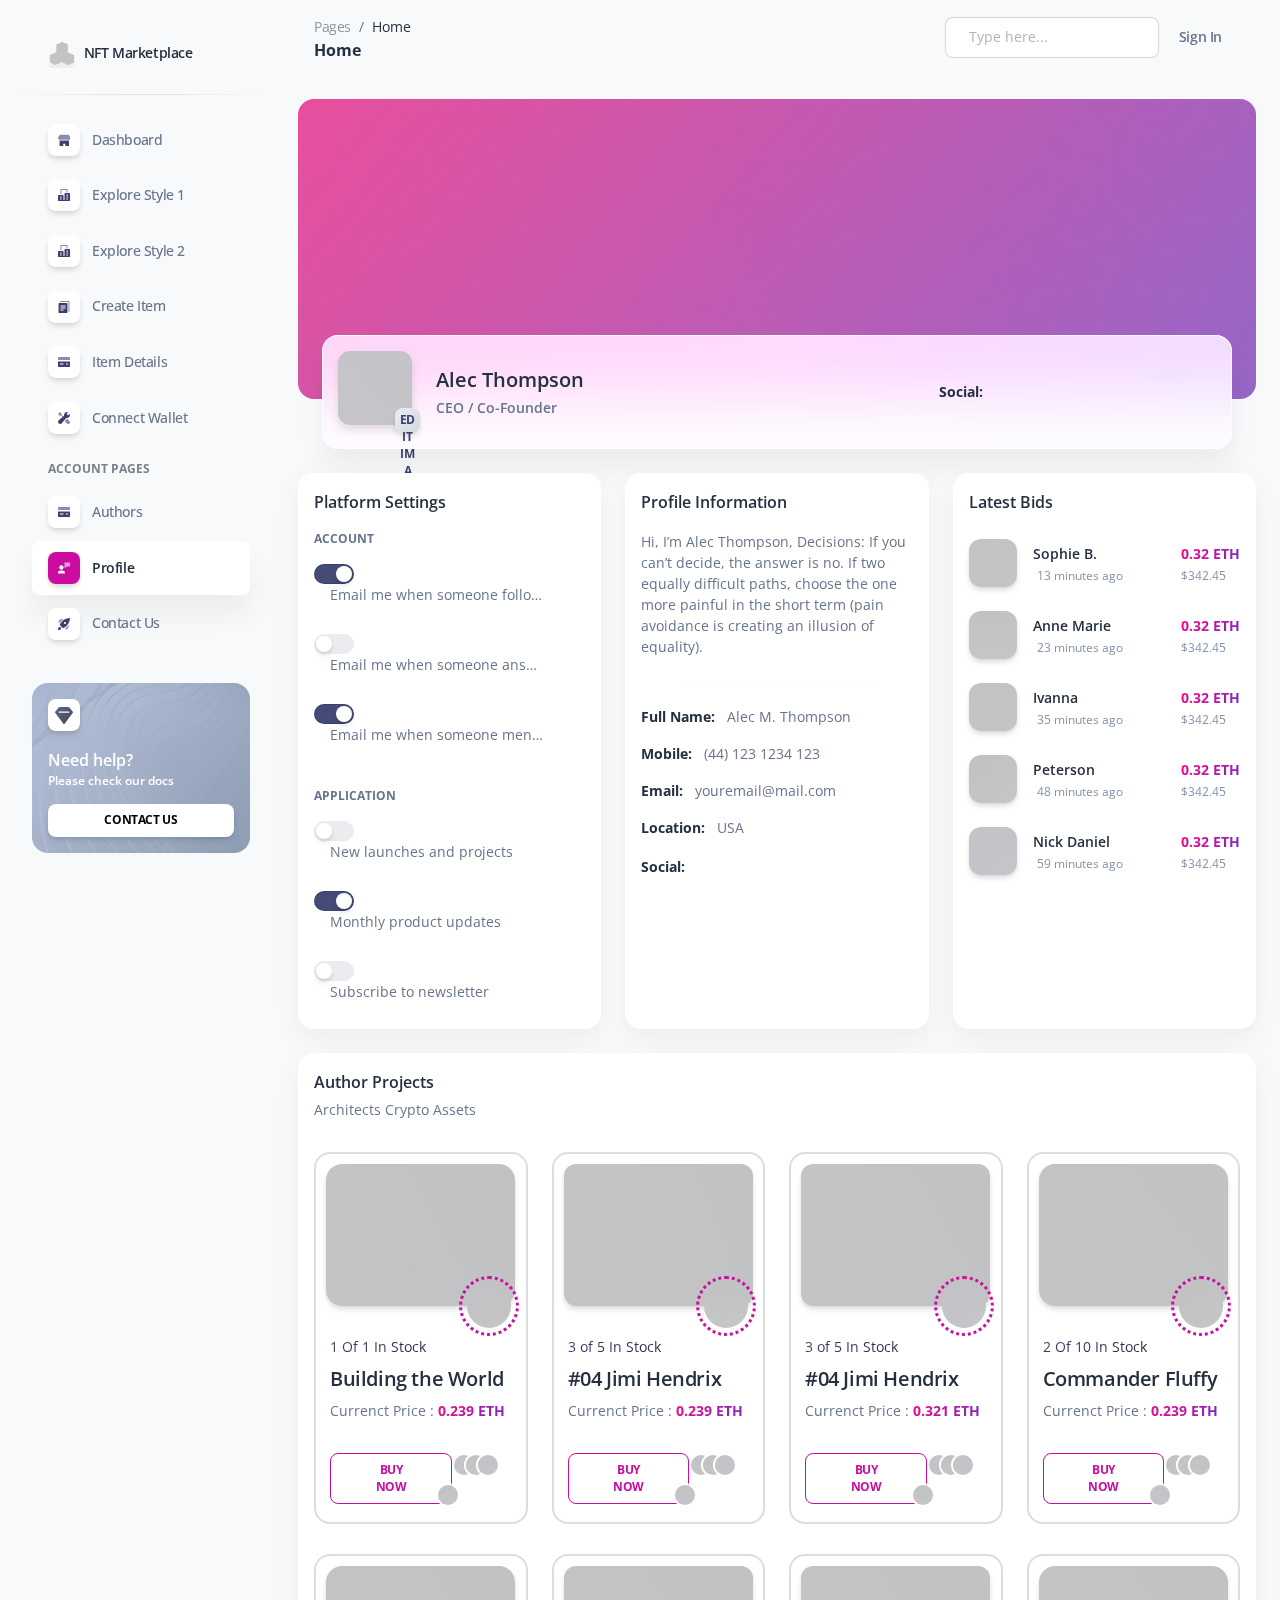
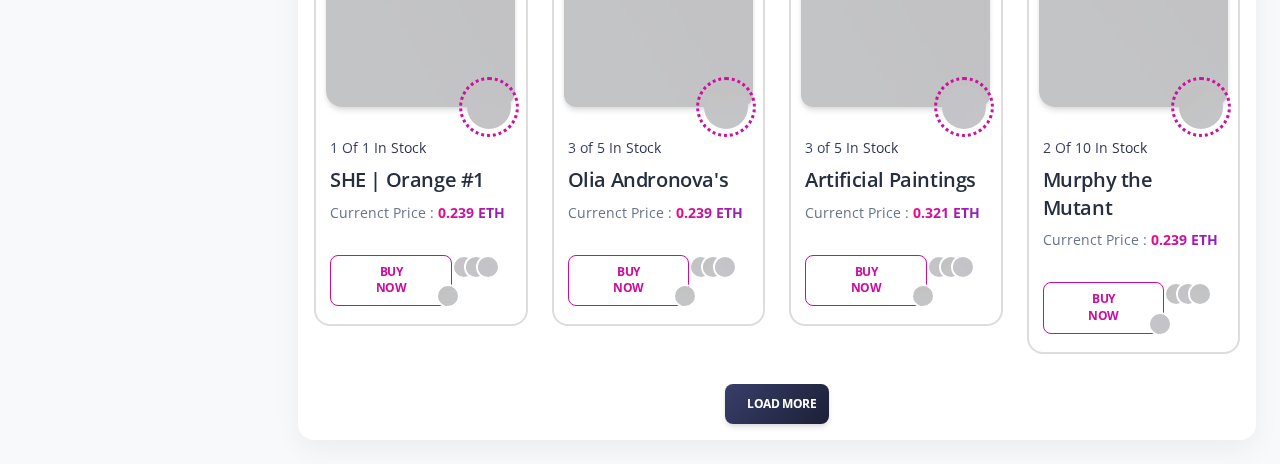
<file: Makram-Temp/Temp-Files/profile.html>
<!DOCTYPE html>
<html lang="en">

<head>
  <meta charset="utf-8" />
  <meta name="viewport" content="width=device-width, initial-scale=1, shrink-to-fit=no">
  <link rel="apple-touch-icon" sizes="76x76" href="assets/img/apple-icon.png">
  <link rel="icon" type="image/png" href="assets/img/favicon.png">
  <title>
    NFT Marketplace
  </title>
  <!--     Fonts and icons     -->
  <link href="https://fonts.googleapis.com/css?family=Open+Sans:300,400,600,700" rel="stylesheet" />
  <!-- Nucleo Icons -->
  <link href="assets/css/nucleo-icons.css" rel="stylesheet" />
  <link href="assets/css/nucleo-svg.css" rel="stylesheet" />
  <!-- Font Awesome Icons -->
  <script src="assets/js/fontawesome.js"></script>
  <link href="assets/css/nucleo-svg.css" rel="stylesheet" />
  <!-- CSS Files -->
  <link href="assets/css/bootstrap.css" rel="stylesheet" />
  <link href="assets/css/style.css" rel="stylesheet" />
</head>

<body class="g-sidenav-show bg-gray-100">
  <aside class="sidenav navbar navbar-vertical navbar-expand-xs border-0 border-radius-xl my-3 fixed-left ms-3" id="sidenav-main">
    <div class="sidenav-header">
      <i class="fas fa-times p-3 cursor-pointer text-secondary opacity-5 position-absolute right-0 top-0 d-none d-xl-none" aria-hidden="true" id="iconSidenav"></i>
      <a class="navbar-brand m-0" href="index.html">
        <img src="assets/img/logo-ct.png" class="navbar-brand-img h-100 w-15" alt="...">
        <span class="ms-1 font-weight-bold">NFT Marketplace</span>
      </a>
    </div>
    <hr class="horizontal dark mt-0">
    <div class="collapse navbar-collapse  w-auto" id="sidenav-collapse-main">
      <ul class="navbar-nav">
        <li class="nav-item">
          <a class="nav-link  " href="index.html">
            <div class="icon icon-shape icon-sm shadow border-radius-md bg-white text-center me-2 d-flex align-items-center justify-content-center">
              <svg width="12px" height="12px" viewBox="0 0 45 40" version="1.1" xmlns="http://www.w3.org/2000/svg" xmlns:xlink="http://www.w3.org/1999/xlink">
                <title>shop </title>
                <g  stroke="none" stroke-width="1" fill="none" fill-rule="evenodd">
                  <g  transform="translate(-1716.000000, -439.000000)" fill="#FFFFFF" fill-rule="nonzero">
                    <g  transform="translate(1716.000000, 291.000000)">
                      <g id="shop-" transform="translate(0.000000, 148.000000)">
                        <path class="color-background" d="M46.7199583,10.7414583 L40.8449583,0.949791667 C40.4909749,0.360605034 39.8540131,0 39.1666667,0 L7.83333333,0 C7.1459869,0 6.50902508,0.360605034 6.15504167,0.949791667 L0.280041667,10.7414583 C0.0969176761,11.0460037 -1.23209662e-05,11.3946378 -1.23209662e-05,11.75 C-0.00758042603,16.0663731 3.48367543,19.5725301 7.80004167,19.5833333 L7.81570833,19.5833333 C9.75003686,19.5882688 11.6168794,18.8726691 13.0522917,17.5760417 C16.0171492,20.2556967 20.5292675,20.2556967 23.494125,17.5760417 C26.4604562,20.2616016 30.9794188,20.2616016 33.94575,17.5760417 C36.2421905,19.6477597 39.5441143,20.1708521 42.3684437,18.9103691 C45.1927731,17.649886 47.0084685,14.8428276 47.0000295,11.75 C47.0000295,11.3946378 46.9030823,11.0460037 46.7199583,10.7414583 Z"  opacity="0.598981585"></path>
                        <path class="color-background" d="M39.198,22.4912623 C37.3776246,22.4928106 35.5817531,22.0149171 33.951625,21.0951667 L33.92225,21.1107282 C31.1430221,22.6838032 27.9255001,22.9318916 24.9844167,21.7998837 C24.4750389,21.605469 23.9777983,21.3722567 23.4960833,21.1018359 L23.4745417,21.1129513 C20.6961809,22.6871153 17.4786145,22.9344611 14.5386667,21.7998837 C14.029926,21.6054643 13.533337,21.3722507 13.0522917,21.1018359 C11.4250962,22.0190609 9.63246555,22.4947009 7.81570833,22.4912623 C7.16510551,22.4842162 6.51607673,22.4173045 5.875,22.2911849 L5.875,44.7220845 C5.875,45.9498589 6.7517757,46.9451667 7.83333333,46.9451667 L19.5833333,46.9451667 L19.5833333,33.6066734 L27.4166667,33.6066734 L27.4166667,46.9451667 L39.1666667,46.9451667 C40.2482243,46.9451667 41.125,45.9498589 41.125,44.7220845 L41.125,22.2822926 C40.4887822,22.4116582 39.8442868,22.4815492 39.198,22.4912623 Z" ></path>
                      </g>
                    </g>
                  </g>
                </g>
              </svg>
            </div>
            <span class="nav-link-text ms-1">Dashboard</span>
          </a>
        </li>
        <li class="nav-item">
          <a class="nav-link  " href="explore.html">
            <div class="icon icon-shape icon-sm shadow border-radius-md bg-white text-center me-2 d-flex align-items-center justify-content-center">
              <svg width="12px" height="12px" viewBox="0 0 42 42" version="1.1" xmlns="http://www.w3.org/2000/svg" xmlns:xlink="http://www.w3.org/1999/xlink">
                <title>office</title>
                <g  stroke="none" stroke-width="1" fill="none" fill-rule="evenodd">
                  <g  transform="translate(-1869.000000, -293.000000)" fill="#FFFFFF" fill-rule="nonzero">
                    <g  transform="translate(1716.000000, 291.000000)">
                      <g  transform="translate(153.000000, 2.000000)">
                        <path class="color-background" d="M12.25,17.5 L8.75,17.5 L8.75,1.75 C8.75,0.78225 9.53225,0 10.5,0 L31.5,0 C32.46775,0 33.25,0.78225 33.25,1.75 L33.25,12.25 L29.75,12.25 L29.75,3.5 L12.25,3.5 L12.25,17.5 Z"  opacity="0.6"></path>
                        <path class="color-background" d="M40.25,14 L24.5,14 C23.53225,14 22.75,14.78225 22.75,15.75 L22.75,38.5 L19.25,38.5 L19.25,22.75 C19.25,21.78225 18.46775,21 17.5,21 L1.75,21 C0.78225,21 0,21.78225 0,22.75 L0,40.25 C0,41.21775 0.78225,42 1.75,42 L40.25,42 C41.21775,42 42,41.21775 42,40.25 L42,15.75 C42,14.78225 41.21775,14 40.25,14 Z M12.25,36.75 L7,36.75 L7,33.25 L12.25,33.25 L12.25,36.75 Z M12.25,29.75 L7,29.75 L7,26.25 L12.25,26.25 L12.25,29.75 Z M35,36.75 L29.75,36.75 L29.75,33.25 L35,33.25 L35,36.75 Z M35,29.75 L29.75,29.75 L29.75,26.25 L35,26.25 L35,29.75 Z M35,22.75 L29.75,22.75 L29.75,19.25 L35,19.25 L35,22.75 Z" ></path>
                      </g>
                    </g>
                  </g>
                </g>
              </svg>
            </div>
            <span class="nav-link-text ms-1">Explore Style 1</span>
          </a>
        </li>
        <li class="nav-item">
          <a class="nav-link " href="explore-2.html">
            <div class="icon icon-shape icon-sm shadow border-radius-md bg-white text-center me-2 d-flex align-items-center justify-content-center">
              <svg width="12px" height="12px" viewBox="0 0 42 42" version="1.1" xmlns="http://www.w3.org/2000/svg" xmlns:xlink="http://www.w3.org/1999/xlink">
                <title>office</title>
                <g  stroke="none" stroke-width="1" fill="none" fill-rule="evenodd">
                  <g  transform="translate(-1869.000000, -293.000000)" fill="#FFFFFF" fill-rule="nonzero">
                    <g  transform="translate(1716.000000, 291.000000)">
                      <g  transform="translate(153.000000, 2.000000)">
                        <path class="color-background" d="M12.25,17.5 L8.75,17.5 L8.75,1.75 C8.75,0.78225 9.53225,0 10.5,0 L31.5,0 C32.46775,0 33.25,0.78225 33.25,1.75 L33.25,12.25 L29.75,12.25 L29.75,3.5 L12.25,3.5 L12.25,17.5 Z"  opacity="0.6"></path>
                        <path class="color-background" d="M40.25,14 L24.5,14 C23.53225,14 22.75,14.78225 22.75,15.75 L22.75,38.5 L19.25,38.5 L19.25,22.75 C19.25,21.78225 18.46775,21 17.5,21 L1.75,21 C0.78225,21 0,21.78225 0,22.75 L0,40.25 C0,41.21775 0.78225,42 1.75,42 L40.25,42 C41.21775,42 42,41.21775 42,40.25 L42,15.75 C42,14.78225 41.21775,14 40.25,14 Z M12.25,36.75 L7,36.75 L7,33.25 L12.25,33.25 L12.25,36.75 Z M12.25,29.75 L7,29.75 L7,26.25 L12.25,26.25 L12.25,29.75 Z M35,36.75 L29.75,36.75 L29.75,33.25 L35,33.25 L35,36.75 Z M35,29.75 L29.75,29.75 L29.75,26.25 L35,26.25 L35,29.75 Z M35,22.75 L29.75,22.75 L29.75,19.25 L35,19.25 L35,22.75 Z" ></path>
                      </g>
                    </g>
                  </g>
                </g>
              </svg>
            </div>
            <span class="nav-link-text ms-1">Explore Style 2</span>
          </a>
        </li>
        <li class="nav-item">
          <a class="nav-link  " href="create-item.html">
            <div class="icon icon-shape icon-sm shadow border-radius-md bg-white text-center me-2 d-flex align-items-center justify-content-center">
              <svg width="12px" height="12px" viewBox="0 0 40 44" version="1.1" xmlns="http://www.w3.org/2000/svg" xmlns:xlink="http://www.w3.org/1999/xlink">
                <title>document</title>
                <g  stroke="none" stroke-width="1" fill="none" fill-rule="evenodd">
                  <g  transform="translate(-1870.000000, -591.000000)" fill="#FFFFFF" fill-rule="nonzero">
                    <g  transform="translate(1716.000000, 291.000000)">
                      <g  transform="translate(154.000000, 300.000000)">
                        <path class="color-background" d="M40,40 L36.3636364,40 L36.3636364,3.63636364 L5.45454545,3.63636364 L5.45454545,0 L38.1818182,0 C39.1854545,0 40,0.814545455 40,1.81818182 L40,40 Z"  opacity="0.603585379"></path>
                        <path class="color-background" d="M30.9090909,7.27272727 L1.81818182,7.27272727 C0.814545455,7.27272727 0,8.08727273 0,9.09090909 L0,41.8181818 C0,42.8218182 0.814545455,43.6363636 1.81818182,43.6363636 L30.9090909,43.6363636 C31.9127273,43.6363636 32.7272727,42.8218182 32.7272727,41.8181818 L32.7272727,9.09090909 C32.7272727,8.08727273 31.9127273,7.27272727 30.9090909,7.27272727 Z M18.1818182,34.5454545 L7.27272727,34.5454545 L7.27272727,30.9090909 L18.1818182,30.9090909 L18.1818182,34.5454545 Z M25.4545455,27.2727273 L7.27272727,27.2727273 L7.27272727,23.6363636 L25.4545455,23.6363636 L25.4545455,27.2727273 Z M25.4545455,20 L7.27272727,20 L7.27272727,16.3636364 L25.4545455,16.3636364 L25.4545455,20 Z" ></path>
                      </g>
                    </g>
                  </g>
                </g>
              </svg>
            </div>
            <span class="nav-link-text ms-1">Create Item</span>
          </a>
        </li>
        <li class="nav-item">
          <a class="nav-link " href="item-details.html">
            <div class="icon icon-shape icon-sm shadow border-radius-md bg-white text-center me-2 d-flex align-items-center justify-content-center">
              <svg width="12px" height="12px" viewBox="0 0 43 36" version="1.1" xmlns="http://www.w3.org/2000/svg" xmlns:xlink="http://www.w3.org/1999/xlink">
                <title>credit-card</title>
                <g  stroke="none" stroke-width="1" fill="none" fill-rule="evenodd">
                  <g  transform="translate(-2169.000000, -745.000000)" fill="#FFFFFF" fill-rule="nonzero">
                    <g  transform="translate(1716.000000, 291.000000)">
                      <g  transform="translate(453.000000, 454.000000)">
                        <path class="color-background" d="M43,10.7482083 L43,3.58333333 C43,1.60354167 41.3964583,0 39.4166667,0 L3.58333333,0 C1.60354167,0 0,1.60354167 0,3.58333333 L0,10.7482083 L43,10.7482083 Z"  opacity="0.593633743"></path>
                        <path class="color-background" d="M0,16.125 L0,32.25 C0,34.2297917 1.60354167,35.8333333 3.58333333,35.8333333 L39.4166667,35.8333333 C41.3964583,35.8333333 43,34.2297917 43,32.25 L43,16.125 L0,16.125 Z M19.7083333,26.875 L7.16666667,26.875 L7.16666667,23.2916667 L19.7083333,23.2916667 L19.7083333,26.875 Z M35.8333333,26.875 L28.6666667,26.875 L28.6666667,23.2916667 L35.8333333,23.2916667 L35.8333333,26.875 Z" ></path>
                      </g>
                    </g>
                  </g>
                </g>
              </svg>
            </div>
            <span class="nav-link-text ms-1">Item Details</span>
          </a>
        </li>
        <li class="nav-item">
          <a class="nav-link  " href="connect-wallet.html">
            <div class="icon icon-shape icon-sm shadow border-radius-md bg-white text-center me-2 d-flex align-items-center justify-content-center">
              <svg width="12px" height="12px" viewBox="0 0 40 40" version="1.1" xmlns="http://www.w3.org/2000/svg" xmlns:xlink="http://www.w3.org/1999/xlink">
                <title>settings</title>
                <g  stroke="none" stroke-width="1" fill="none" fill-rule="evenodd">
                  <g  transform="translate(-2020.000000, -442.000000)" fill="#FFFFFF" fill-rule="nonzero">
                    <g  transform="translate(1716.000000, 291.000000)">
                      <g id="settings" transform="translate(304.000000, 151.000000)">
                        <polygon class="color-background"  opacity="0.596981957" points="18.0883333 15.7316667 11.1783333 8.82166667 13.3333333 6.66666667 6.66666667 0 0 6.66666667 6.66666667 13.3333333 8.82166667 11.1783333 15.315 17.6716667"></polygon>
                        <path class="color-background" d="M31.5666667,23.2333333 C31.0516667,23.2933333 30.53,23.3333333 30,23.3333333 C29.4916667,23.3333333 28.9866667,23.3033333 28.48,23.245 L22.4116667,30.7433333 L29.9416667,38.2733333 C32.2433333,40.575 35.9733333,40.575 38.275,38.2733333 L38.275,38.2733333 C40.5766667,35.9716667 40.5766667,32.2416667 38.275,29.94 L31.5666667,23.2333333 Z"  opacity="0.596981957"></path>
                        <path class="color-background" d="M33.785,11.285 L28.715,6.215 L34.0616667,0.868333333 C32.82,0.315 31.4483333,0 30,0 C24.4766667,0 20,4.47666667 20,10 C20,10.99 20.1483333,11.9433333 20.4166667,12.8466667 L2.435,27.3966667 C0.95,28.7083333 0.0633333333,30.595 0.00333333333,32.5733333 C-0.0583333333,34.5533333 0.71,36.4916667 2.11,37.89 C3.47,39.2516667 5.27833333,40 7.20166667,40 C9.26666667,40 11.2366667,39.1133333 12.6033333,37.565 L27.1533333,19.5833333 C28.0566667,19.8516667 29.01,20 30,20 C35.5233333,20 40,15.5233333 40,10 C40,8.55166667 39.685,7.18 39.1316667,5.93666667 L33.785,11.285 Z" ></path>
                      </g>
                    </g>
                  </g>
                </g>
              </svg>
            </div>
            <span class="nav-link-text ms-1">Connect Wallet</span>
          </a>
        </li>
        <li class="nav-item mt-3">
          <h6 class="ps-4 ms-2 text-uppercase text-xs font-weight-bolder opacity-6">Account pages</h6>
        </li>
        <li class="nav-item">
          <a class="nav-link " href="authors.html">
            <div class="icon icon-shape icon-sm shadow border-radius-md bg-white text-center me-2 d-flex align-items-center justify-content-center">
              <svg width="12px" height="12px" viewBox="0 0 43 36" version="1.1" xmlns="http://www.w3.org/2000/svg" xmlns:xlink="http://www.w3.org/1999/xlink">
                <title>credit-card</title>
                <g  stroke="none" stroke-width="1" fill="none" fill-rule="evenodd">
                  <g  transform="translate(-2169.000000, -745.000000)" fill="#FFFFFF" fill-rule="nonzero">
                    <g  transform="translate(1716.000000, 291.000000)">
                      <g  transform="translate(453.000000, 454.000000)">
                        <path class="color-background" d="M43,10.7482083 L43,3.58333333 C43,1.60354167 41.3964583,0 39.4166667,0 L3.58333333,0 C1.60354167,0 0,1.60354167 0,3.58333333 L0,10.7482083 L43,10.7482083 Z"  opacity="0.593633743"></path>
                        <path class="color-background" d="M0,16.125 L0,32.25 C0,34.2297917 1.60354167,35.8333333 3.58333333,35.8333333 L39.4166667,35.8333333 C41.3964583,35.8333333 43,34.2297917 43,32.25 L43,16.125 L0,16.125 Z M19.7083333,26.875 L7.16666667,26.875 L7.16666667,23.2916667 L19.7083333,23.2916667 L19.7083333,26.875 Z M35.8333333,26.875 L28.6666667,26.875 L28.6666667,23.2916667 L35.8333333,23.2916667 L35.8333333,26.875 Z" ></path>
                      </g>
                    </g>
                  </g>
                </g>
              </svg>
            </div>
            <span class="nav-link-text ms-1">Authors</span>
          </a>
        </li>
        <li class="nav-item">
          <a class="nav-link  active" href="profile.html">
            <div class="icon icon-shape icon-sm shadow border-radius-md bg-white text-center me-2 d-flex align-items-center justify-content-center">
              <svg width="12px" height="12px" viewBox="0 0 46 42" version="1.1" xmlns="http://www.w3.org/2000/svg" xmlns:xlink="http://www.w3.org/1999/xlink">
                <title>customer-support</title>
                <g  stroke="none" stroke-width="1" fill="none" fill-rule="evenodd">
                  <g  transform="translate(-1717.000000, -291.000000)" fill="#FFFFFF" fill-rule="nonzero">
                    <g  transform="translate(1716.000000, 291.000000)">
                      <g id="customer-support" transform="translate(1.000000, 0.000000)">
                        <path class="color-background" d="M45,0 L26,0 C25.447,0 25,0.447 25,1 L25,20 C25,20.379 25.214,20.725 25.553,20.895 C25.694,20.965 25.848,21 26,21 C26.212,21 26.424,20.933 26.6,20.8 L34.333,15 L45,15 C45.553,15 46,14.553 46,14 L46,1 C46,0.447 45.553,0 45,0 Z"  opacity="0.59858631"></path>
                        <path class="color-foreground" d="M22.883,32.86 C20.761,32.012 17.324,31 13,31 C8.676,31 5.239,32.012 3.116,32.86 C1.224,33.619 0,35.438 0,37.494 L0,41 C0,41.553 0.447,42 1,42 L25,42 C25.553,42 26,41.553 26,41 L26,37.494 C26,35.438 24.776,33.619 22.883,32.86 Z" ></path>
                        <path class="color-foreground" d="M13,28 C17.432,28 21,22.529 21,18 C21,13.589 17.411,10 13,10 C8.589,10 5,13.589 5,18 C5,22.529 8.568,28 13,28 Z" ></path>
                      </g>
                    </g>
                  </g>
                </g>
              </svg>
            </div>
            <span class="nav-link-text ms-1">Profile</span>
          </a>
        </li>
        <li class="nav-item">
          <a class="nav-link  " href="contact.html">
            <div class="icon icon-shape icon-sm shadow border-radius-md bg-white text-center me-2 d-flex align-items-center justify-content-center">
              <svg width="12px" height="20px" viewBox="0 0 40 40" version="1.1" xmlns="http://www.w3.org/2000/svg" xmlns:xlink="http://www.w3.org/1999/xlink">
                <title>spaceship</title>
                <g  stroke="none" stroke-width="1" fill="none" fill-rule="evenodd">
                  <g  transform="translate(-1720.000000, -592.000000)" fill="#FFFFFF" fill-rule="nonzero">
                    <g  transform="translate(1716.000000, 291.000000)">
                      <g  transform="translate(4.000000, 301.000000)">
                        <path class="color-background" d="M39.3,0.706666667 C38.9660984,0.370464027 38.5048767,0.192278529 38.0316667,0.216666667 C14.6516667,1.43666667 6.015,22.2633333 5.93166667,22.4733333 C5.68236407,23.0926189 5.82664679,23.8009159 6.29833333,24.2733333 L15.7266667,33.7016667 C16.2013871,34.1756798 16.9140329,34.3188658 17.535,34.065 C17.7433333,33.98 38.4583333,25.2466667 39.7816667,1.97666667 C39.8087196,1.50414529 39.6335979,1.04240574 39.3,0.706666667 Z M25.69,19.0233333 C24.7367525,19.9768687 23.3029475,20.2622391 22.0572426,19.7463614 C20.8115377,19.2304837 19.9992882,18.0149658 19.9992882,16.6666667 C19.9992882,15.3183676 20.8115377,14.1028496 22.0572426,13.5869719 C23.3029475,13.0710943 24.7367525,13.3564646 25.69,14.31 C26.9912731,15.6116662 26.9912731,17.7216672 25.69,19.0233333 L25.69,19.0233333 Z" ></path>
                        <path class="color-background" d="M1.855,31.4066667 C3.05106558,30.2024182 4.79973884,29.7296005 6.43969145,30.1670277 C8.07964407,30.6044549 9.36054508,31.8853559 9.7979723,33.5253085 C10.2353995,35.1652612 9.76258177,36.9139344 8.55833333,38.11 C6.70666667,39.9616667 0,40 0,40 C0,40 0,33.2566667 1.855,31.4066667 Z" ></path>
                        <path class="color-background" d="M17.2616667,3.90166667 C12.4943643,3.07192755 7.62174065,4.61673894 4.20333333,8.04166667 C3.31200265,8.94126033 2.53706177,9.94913142 1.89666667,11.0416667 C1.5109569,11.6966059 1.61721591,12.5295394 2.155,13.0666667 L5.47,16.3833333 C8.55036617,11.4946947 12.5559074,7.25476565 17.2616667,3.90166667 L17.2616667,3.90166667 Z"  opacity="0.598539807"></path>
                        <path class="color-background" d="M36.0983333,22.7383333 C36.9280725,27.5056357 35.3832611,32.3782594 31.9583333,35.7966667 C31.0587397,36.6879974 30.0508686,37.4629382 28.9583333,38.1033333 C28.3033941,38.4890431 27.4704606,38.3827841 26.9333333,37.845 L23.6166667,34.53 C28.5053053,31.4496338 32.7452344,27.4440926 36.0983333,22.7383333 L36.0983333,22.7383333 Z"  opacity="0.598539807"></path>
                      </g>
                    </g>
                  </g>
                </g>
              </svg>
            </div>
            <span class="nav-link-text ms-1">Contact Us</span>
          </a>
        </li>
        <li class="nav-item">
          <a class="nav-link  " href="sign-in.html">
            <div class="icon icon-shape icon-sm shadow border-radius-md bg-white text-center me-2 d-flex align-items-center justify-content-center">
              <svg width="12px" height="12px" viewBox="0 0 40 44" version="1.1" xmlns="http://www.w3.org/2000/svg" xmlns:xlink="http://www.w3.org/1999/xlink">
                <title>document</title>
                <g  stroke="none" stroke-width="1" fill="none" fill-rule="evenodd">
                  <g  transform="translate(-1870.000000, -591.000000)" fill="#FFFFFF" fill-rule="nonzero">
                    <g  transform="translate(1716.000000, 291.000000)">
                      <g  transform="translate(154.000000, 300.000000)">
                        <path class="color-background" d="M40,40 L36.3636364,40 L36.3636364,3.63636364 L5.45454545,3.63636364 L5.45454545,0 L38.1818182,0 C39.1854545,0 40,0.814545455 40,1.81818182 L40,40 Z"  opacity="0.603585379"></path>
                        <path class="color-background" d="M30.9090909,7.27272727 L1.81818182,7.27272727 C0.814545455,7.27272727 0,8.08727273 0,9.09090909 L0,41.8181818 C0,42.8218182 0.814545455,43.6363636 1.81818182,43.6363636 L30.9090909,43.6363636 C31.9127273,43.6363636 32.7272727,42.8218182 32.7272727,41.8181818 L32.7272727,9.09090909 C32.7272727,8.08727273 31.9127273,7.27272727 30.9090909,7.27272727 Z M18.1818182,34.5454545 L7.27272727,34.5454545 L7.27272727,30.9090909 L18.1818182,30.9090909 L18.1818182,34.5454545 Z M25.4545455,27.2727273 L7.27272727,27.2727273 L7.27272727,23.6363636 L25.4545455,23.6363636 L25.4545455,27.2727273 Z M25.4545455,20 L7.27272727,20 L7.27272727,16.3636364 L25.4545455,16.3636364 L25.4545455,20 Z" ></path>
                      </g>
                    </g>
                  </g>
                </g>
              </svg>
            </div>
            <span class="nav-link-text ms-1">Sign In</span>
          </a>
        </li>
        <li class="nav-item">
          <a class="nav-link  " href="sign-up.html">
            <div class="icon icon-shape icon-sm shadow border-radius-md bg-white text-center me-2 d-flex align-items-center justify-content-center">
              <svg width="12px" height="20px" viewBox="0 0 40 40" version="1.1" xmlns="http://www.w3.org/2000/svg" xmlns:xlink="http://www.w3.org/1999/xlink">
                <title>spaceship</title>
                <g  stroke="none" stroke-width="1" fill="none" fill-rule="evenodd">
                  <g  transform="translate(-1720.000000, -592.000000)" fill="#FFFFFF" fill-rule="nonzero">
                    <g  transform="translate(1716.000000, 291.000000)">
                      <g  transform="translate(4.000000, 301.000000)">
                        <path class="color-background" d="M39.3,0.706666667 C38.9660984,0.370464027 38.5048767,0.192278529 38.0316667,0.216666667 C14.6516667,1.43666667 6.015,22.2633333 5.93166667,22.4733333 C5.68236407,23.0926189 5.82664679,23.8009159 6.29833333,24.2733333 L15.7266667,33.7016667 C16.2013871,34.1756798 16.9140329,34.3188658 17.535,34.065 C17.7433333,33.98 38.4583333,25.2466667 39.7816667,1.97666667 C39.8087196,1.50414529 39.6335979,1.04240574 39.3,0.706666667 Z M25.69,19.0233333 C24.7367525,19.9768687 23.3029475,20.2622391 22.0572426,19.7463614 C20.8115377,19.2304837 19.9992882,18.0149658 19.9992882,16.6666667 C19.9992882,15.3183676 20.8115377,14.1028496 22.0572426,13.5869719 C23.3029475,13.0710943 24.7367525,13.3564646 25.69,14.31 C26.9912731,15.6116662 26.9912731,17.7216672 25.69,19.0233333 L25.69,19.0233333 Z" ></path>
                        <path class="color-background" d="M1.855,31.4066667 C3.05106558,30.2024182 4.79973884,29.7296005 6.43969145,30.1670277 C8.07964407,30.6044549 9.36054508,31.8853559 9.7979723,33.5253085 C10.2353995,35.1652612 9.76258177,36.9139344 8.55833333,38.11 C6.70666667,39.9616667 0,40 0,40 C0,40 0,33.2566667 1.855,31.4066667 Z" ></path>
                        <path class="color-background" d="M17.2616667,3.90166667 C12.4943643,3.07192755 7.62174065,4.61673894 4.20333333,8.04166667 C3.31200265,8.94126033 2.53706177,9.94913142 1.89666667,11.0416667 C1.5109569,11.6966059 1.61721591,12.5295394 2.155,13.0666667 L5.47,16.3833333 C8.55036617,11.4946947 12.5559074,7.25476565 17.2616667,3.90166667 L17.2616667,3.90166667 Z"  opacity="0.598539807"></path>
                        <path class="color-background" d="M36.0983333,22.7383333 C36.9280725,27.5056357 35.3832611,32.3782594 31.9583333,35.7966667 C31.0587397,36.6879974 30.0508686,37.4629382 28.9583333,38.1033333 C28.3033941,38.4890431 27.4704606,38.3827841 26.9333333,37.845 L23.6166667,34.53 C28.5053053,31.4496338 32.7452344,27.4440926 36.0983333,22.7383333 L36.0983333,22.7383333 Z"  opacity="0.598539807"></path>
                      </g>
                    </g>
                  </g>
                </g>
              </svg>
            </div>
            <span class="nav-link-text ms-1">Sign Up</span>
          </a>
        </li>
      </ul>
    </div>
    <div class="sidenav-footer mx-3 mt-3 pt-3">
      <div class="card card-background shadow-none card-background-mask-secondary" id="sidenavCard">
        <div class="full-background" style="background-image: url('assets/img/curved-images/white-curved.jpeg')"></div>
        <div class="card-body text-left p-3 w-100">
          <div class="icon icon-shape icon-sm bg-white shadow text-center mb-3 d-flex align-items-center justify-content-center border-radius-md">
            <i class="ni ni-diamond text-dark text-gradient text-lg top-0" aria-hidden="true" ></i>
          </div>
          <h6 class="text-white up mb-0">Need help?</h6>
          <p class="text-xs font-weight-bold">Please check our docs</p>
          <a href="contact.html" class="btn btn-white btn-sm w-100 mb-0">Contact Us</a>
        </div>
      </div>
    </div>
  </aside>
  <div class="main-content position-relative bg-gray-100">
    <!-- Navbar -->
    <nav class="navbar navbar-main navbar-expand-lg px-0 mx-4 shadow-none border-radius-xl" id="navbarBlur">
      <div class="container-fluid py-1 px-3">
        <nav aria-label="breadcrumb">
          <ol class="breadcrumb bg-transparent mb-0 pb-0 pt-1 px-0 me-sm-6 me-5">
            <li class="breadcrumb-item text-sm"><a class="opacity-5 text-dark" href="javascript:;">Pages</a></li>
            <li class="breadcrumb-item text-sm text-dark active" aria-current="page">Home</li>
          </ol>
          <h6 class="font-weight-bolder mb-0">Home</h6>
        </nav>
        <div class="collapse navbar-collapse mt-sm-0 mt-2 me-md-0 me-sm-4" id="navbar">
          <div class="ms-md-auto pe-md-3 d-flex align-items-center">
            <div class="input-group">
              <span class="input-group-text text-body"><i class="fas fa-search" aria-hidden="true"></i></span>
              <input type="text" class="form-control" placeholder="Type here...">
            </div>
          </div>
          <ul class="navbar-nav  justify-content-end">
            <li class="nav-item d-flex align-items-center">
              <a href="sign-in.html" class="nav-link text-body font-weight-bold px-0">
                <i class="fa fa-user me-sm-1" aria-hidden="true"></i>
                <span class="d-sm-inline d-none mr-10">Sign In</span>
              </a>
            </li>
            <li class="nav-item d-xl-none px-3 d-flex align-items-center">
              <a href="javascript:;" class="nav-link text-body p-0" id="iconNavbarSidenav">
                <div class="sidenav-toggler-inner">
                  <i class="sidenav-toggler-line"></i>
                  <i class="sidenav-toggler-line"></i>
                  <i class="sidenav-toggler-line"></i>
                </div>
              </a>
            </li>
            
            <li class="nav-item dropdown pe-2 d-flex align-items-center">
              <a href="javascript:;" class="nav-link text-body p-0" id="dropdownMenuButton" data-bs-toggle="dropdown" aria-expanded="false">
                <i class="fa fa-bell cursor-pointer" aria-hidden="true"></i>
              </a>
              <ul class="dropdown-menu dropdown-menu-end px-2 py-3 me-sm-n4" aria-labelledby="dropdownMenuButton">
                <li class="mb-2">
                  <a class="dropdown-item border-radius-md" href="javascript:;">
                    <div class="d-flex py-1">
                      <div class="my-auto">
                        <img src="assets/img/team-2.jpg" alt="img" class="avatar avatar-sm  me-3 ">
                      </div>
                      <div class="d-flex flex-column justify-content-center">
                        <h6 class="text-sm font-weight-normal mb-1">
                          <span class="font-weight-bold">New message</span> from Laur
                        </h6>
                        <p class="text-xs text-secondary mb-0">
                          <i class="fa fa-clock me-1" aria-hidden="true"></i>
                          13 minutes ago
                        </p>
                      </div>
                    </div>
                  </a>
                </li>
                <li class="mb-2">
                  <a class="dropdown-item border-radius-md" href="javascript:;">
                    <div class="d-flex py-1">
                      <div class="my-auto">
                        <img src="assets/img/small-logos/logo-spotify.svg" alt="img" class="avatar avatar-sm bg-gradient-dark  me-3 ">
                      </div>
                      <div class="d-flex flex-column justify-content-center">
                        <h6 class="text-sm font-weight-normal mb-1">
                          <span class="font-weight-bold">New album</span> by Travis Scott
                        </h6>
                        <p class="text-xs text-secondary mb-0">
                          <i class="fa fa-clock me-1" aria-hidden="true"></i>
                          1 day
                        </p>
                      </div>
                    </div>
                  </a>
                </li>
                <li>
                  <a class="dropdown-item border-radius-md" href="javascript:;">
                    <div class="d-flex py-1">
                      <div class="avatar avatar-sm bg-gradient-secondary  me-3  my-auto">
                        <svg width="12px" height="12px" viewBox="0 0 43 36" version="1.1" xmlns="http://www.w3.org/2000/svg" xmlns:xlink="http://www.w3.org/1999/xlink">
                          <title>credit-card</title>
                          <g stroke="none" stroke-width="1" fill="none" fill-rule="evenodd">
                            <g transform="translate(-2169.000000, -745.000000)" fill="#FFFFFF" fill-rule="nonzero">
                              <g transform="translate(1716.000000, 291.000000)">
                                <g transform="translate(453.000000, 454.000000)">
                                  <path class="color-background" d="M43,10.7482083 L43,3.58333333 C43,1.60354167 41.3964583,0 39.4166667,0 L3.58333333,0 C1.60354167,0 0,1.60354167 0,3.58333333 L0,10.7482083 L43,10.7482083 Z" opacity="0.593633743"></path>
                                  <path class="color-background" d="M0,16.125 L0,32.25 C0,34.2297917 1.60354167,35.8333333 3.58333333,35.8333333 L39.4166667,35.8333333 C41.3964583,35.8333333 43,34.2297917 43,32.25 L43,16.125 L0,16.125 Z M19.7083333,26.875 L7.16666667,26.875 L7.16666667,23.2916667 L19.7083333,23.2916667 L19.7083333,26.875 Z M35.8333333,26.875 L28.6666667,26.875 L28.6666667,23.2916667 L35.8333333,23.2916667 L35.8333333,26.875 Z"></path>
                                </g>
                              </g>
                            </g>
                          </g>
                        </svg>
                      </div>
                      <div class="d-flex flex-column justify-content-center">
                        <h6 class="text-sm font-weight-normal mb-1">
                          Payment successfully completed
                        </h6>
                        <p class="text-xs text-secondary mb-0">
                          <i class="fa fa-clock me-1" aria-hidden="true"></i>
                          2 days
                        </p>
                      </div>
                    </div>
                  </a>
                </li>
              </ul>
            </li>
          </ul>
        </div>
      </div>
    </nav>
    <div class="container-fluid">
      <div class="page-header min-height-300 border-radius-xl mt-4" style="background-image: url('assets/img/curved-images/curved0.jpg'); background-position-y: 50%;">
        <span class="mask bg-gradient-primary opacity-6"></span>
      </div>
      <div class="card card-body blur shadow-blur mx-4 mt-n6">
        <div class="row gx-4">
          <div class="col-auto">
            <div class="avatar avatar-xl position-relative">
              <img src="assets/img/bruce-mars.jpg" alt="..." class="w-100 border-radius-lg shadow-sm">
              <a href="javascript:;" class="btn btn-sm btn-icon-only bg-gradient-light position-absolute bottom-0 end-0 mb-n2 me-n2">
                <i class="fa fa-pen top-0" data-bs-toggle="tooltip" data-bs-placement="top" title="Edit Image"></i>
              </a>
            </div>
          </div>
          <div class="col-auto my-auto">
            <div class="h-100">
              <h5 class="mb-1">
                Alec Thompson
              </h5>
              <p class="mb-0 font-weight-bold text-sm">
                CEO / Co-Founder
              </p>
            </div>
          </div>
          <div class="col-sm-4 col-8 my-sm-auto ms-auto me-sm-0 mx-auto mt-3">
            <div class="nav-wrapper position-relative end-0">
              <div class="border-0 ps-0 pb-0">
                <strong class="text-dark text-sm">Social:</strong> &nbsp;
                <a class="btn btn-facebook btn-simple mb-0 ps-1 pe-2 py-0" href="javascript:;">
                  <i class="fab fa-facebook fa-lg" aria-hidden="true"></i>
                </a>
                <a class="btn btn-twitter btn-simple mb-0 ps-1 pe-2 py-0" href="javascript:;">
                  <i class="fab fa-twitter fa-lg" aria-hidden="true"></i>
                </a>
                <a class="btn btn-instagram btn-simple mb-0 ps-1 pe-2 py-0" href="javascript:;">
                  <i class="fab fa-instagram fa-lg" aria-hidden="true"></i>
                </a>
              </div>
            </div>
          </div>
        </div>
      </div>
    </div>
    <div class="container-fluid py-4 pb-0">
      <div class="row">
        <div class="col-12 col-xl-4 col-lg-6">
          <div class="card h-100">
            <div class="card-header pb-0 p-3">
              <h6 class="mb-0">Platform Settings</h6>
            </div>
            <div class="card-body p-3">
              <h6 class="text-uppercase text-body text-xs font-weight-bolder">Account</h6>
              <ul class="list-group">
                <li class="list-group-item border-0 px-0">
                  <div class="form-check form-switch ps-0">
                    <input class="form-check-input ms-auto" type="checkbox" id="flexSwitchCheckDefault" checked>
                    <label class="form-check-label text-body ms-3 text-truncate w-80 mb-0" for="flexSwitchCheckDefault">Email me when someone follows me</label>
                  </div>
                </li>
                <li class="list-group-item border-0 px-0">
                  <div class="form-check form-switch ps-0">
                    <input class="form-check-input ms-auto" type="checkbox" id="flexSwitchCheckDefault1">
                    <label class="form-check-label text-body ms-3 text-truncate w-80 mb-0" for="flexSwitchCheckDefault1">Email me when someone answers on my post</label>
                  </div>
                </li>
                <li class="list-group-item border-0 px-0">
                  <div class="form-check form-switch ps-0">
                    <input class="form-check-input ms-auto" type="checkbox" id="flexSwitchCheckDefault2" checked>
                    <label class="form-check-label text-body ms-3 text-truncate w-80 mb-0" for="flexSwitchCheckDefault2">Email me when someone mentions me</label>
                  </div>
                </li>
              </ul>
              <h6 class="text-uppercase text-body text-xs font-weight-bolder mt-4">Application</h6>
              <ul class="list-group">
                <li class="list-group-item border-0 px-0">
                  <div class="form-check form-switch ps-0">
                    <input class="form-check-input ms-auto" type="checkbox" id="flexSwitchCheckDefault3">
                    <label class="form-check-label text-body ms-3 text-truncate w-80 mb-0" for="flexSwitchCheckDefault3">New launches and projects</label>
                  </div>
                </li>
                <li class="list-group-item border-0 px-0">
                  <div class="form-check form-switch ps-0">
                    <input class="form-check-input ms-auto" type="checkbox" id="flexSwitchCheckDefault4" checked>
                    <label class="form-check-label text-body ms-3 text-truncate w-80 mb-0" for="flexSwitchCheckDefault4">Monthly product updates</label>
                  </div>
                </li>
                <li class="list-group-item border-0 px-0 pb-0">
                  <div class="form-check form-switch ps-0">
                    <input class="form-check-input ms-auto" type="checkbox" id="flexSwitchCheckDefault5">
                    <label class="form-check-label text-body ms-3 text-truncate w-80 mb-0" for="flexSwitchCheckDefault5">Subscribe to newsletter</label>
                  </div>
                </li>
              </ul>
            </div>
          </div>
        </div>
        <div class="col-12 col-xl-4 col-lg-6 mt-s">
          <div class="card h-100">
            <div class="card-header pb-0 p-3">
              <div class="row">
                <div class="col-md-8 d-flex align-items-center">
                  <h6 class="mb-0">Profile Information</h6>
                </div>
                
              </div>
            </div>
            <div class="card-body p-3">
              <p class="text-sm">
                Hi, I’m Alec Thompson, Decisions: If you can’t decide, the answer is no. If two equally difficult paths, choose the one more painful in the short term (pain avoidance is creating an illusion of equality).
              </p>
              <hr class="horizontal gray-light my-4">
              <ul class="list-group">
                <li class="list-group-item border-0 ps-0 pt-0 text-sm"><strong class="text-dark">Full Name:</strong> &nbsp; Alec M. Thompson</li>
                <li class="list-group-item border-0 ps-0 text-sm"><strong class="text-dark">Mobile:</strong> &nbsp; (44) 123 1234 123</li>
                <li class="list-group-item border-0 ps-0 text-sm"><strong class="text-dark">Email:</strong> &nbsp; youremail@mail.com</li>
                <li class="list-group-item border-0 ps-0 text-sm"><strong class="text-dark">Location:</strong> &nbsp; USA</li>
                <li class="list-group-item border-0 ps-0 pb-0">
                  <strong class="text-dark text-sm">Social:</strong> &nbsp;
                  <a class="btn btn-facebook btn-simple mb-0 ps-1 pe-2 py-0" href="javascript:;">
                    <i class="fab fa-facebook fa-lg"></i>
                  </a>
                  <a class="btn btn-twitter btn-simple mb-0 ps-1 pe-2 py-0" href="javascript:;">
                    <i class="fab fa-twitter fa-lg"></i>
                  </a>
                  <a class="btn btn-instagram btn-simple mb-0 ps-1 pe-2 py-0" href="javascript:;">
                    <i class="fab fa-instagram fa-lg"></i>
                  </a>
                </li>
              </ul>
            </div>
          </div>
        </div>
        <div class="col-12 col-xl-4 col-lg-6 mt-ls">
          <div class="card h-100">
            <div class="card-header pb-0 p-3">
              <h6 class="mb-0">Latest Bids</h6>
            </div>
            <div class="card-body p-3">
              <ul class="list-group">
                <li class="list-group-item border-0 d-flex align-items-center px-0 mb-2">
                  <div class="avatar me-3">
                    <img src="assets/img/kal-visuals-square.jpg" alt="kal" class="border-radius-lg shadow">
                  </div>
                  <div class="d-flex align-items-start flex-column justify-content-center">
                    <h6 class="mb-1 text-sm">Sophie B.</h6>
                    <p class="text-xs text-secondary mb-0"><i class="fa fa-clock me-1" aria-hidden="true"></i>13 minutes ago</p>
                  </div>
                  <div class="d-flex flex-column justify-content-center ms-auto">
                    <h6 class="text-sm font-weight-normal mb-1">
                      <span class="gradient-text">0.32 ETH</span>
                    </h6>
                    <p class="text-xs text-secondary mb-0">
                      $342.45
                    </p>
                  </div>
                </li>
                <li class="list-group-item border-0 d-flex align-items-center px-0 mb-2">
                  <div class="avatar me-3">
                    <img src="assets/img/team-2.jpg" alt="kal" class="border-radius-lg shadow">
                  </div>
                  <div class="d-flex align-items-start flex-column justify-content-center">
                    <h6 class="mb-1 text-sm">Anne Marie</h6>
                    <p class="text-xs text-secondary mb-0"><i class="fa fa-clock me-1" aria-hidden="true"></i>23 minutes ago</p>
                  </div>
                  <div class="d-flex flex-column justify-content-center ms-auto">
                    <h6 class="text-sm font-weight-normal mb-1">
                      <span class="gradient-text">0.32 ETH</span>
                    </h6>
                    <p class="text-xs text-secondary mb-0">
                      $342.45
                    </p>
                  </div>
                </li>
                <li class="list-group-item border-0 d-flex align-items-center px-0 mb-2">
                  <div class="avatar me-3">
                    <img src="assets/img/authors/3.jpg" alt="kal" class="border-radius-lg shadow">
                  </div>
                  <div class="d-flex align-items-start flex-column justify-content-center">
                    <h6 class="mb-1 text-sm">Ivanna</h6>
                    <p class="text-xs text-secondary mb-0"><i class="fa fa-clock me-1" aria-hidden="true"></i>35 minutes ago</p>
                  </div>
                  <div class="d-flex flex-column justify-content-center ms-auto">
                    <h6 class="text-sm font-weight-normal mb-1">
                      <span class="gradient-text">0.32 ETH</span>
                    </h6>
                    <p class="text-xs text-secondary mb-0">
                      $342.45
                    </p>
                  </div>
                </li>
                <li class="list-group-item border-0 d-flex align-items-center px-0 mb-2">
                  <div class="avatar me-3">
                    <img src="assets/img/team-4.jpg" alt="kal" class="border-radius-lg shadow">
                  </div>
                  <div class="d-flex align-items-start flex-column justify-content-center">
                    <h6 class="mb-1 text-sm">Peterson</h6>
                    <p class="text-xs text-secondary mb-0"><i class="fa fa-clock me-1" aria-hidden="true"></i>48 minutes ago</p>
                  </div>
                  <div class="d-flex flex-column justify-content-center ms-auto">
                    <h6 class="text-sm font-weight-normal mb-1">
                      <span class="gradient-text">0.32 ETH</span>
                    </h6>
                    <p class="text-xs text-secondary mb-0">
                      $342.45
                    </p>
                  </div>
                </li>
                <li class="list-group-item border-0 d-flex align-items-center px-0">
                  <div class="avatar me-3">
                    <img src="assets/img/team-3.jpg" alt="kal" class="border-radius-lg shadow">
                  </div>
                  <div class="d-flex align-items-start flex-column justify-content-center">
                    <h6 class="mb-1 text-sm">Nick Daniel</h6>
                    <p class="text-xs text-secondary mb-0"><i class="fa fa-clock me-1" aria-hidden="true"></i>59 minutes ago</p>
                  </div>
                  <div class="d-flex flex-column justify-content-center ms-auto">
                    <h6 class="text-sm font-weight-normal mb-1">
                      <span class="gradient-text">0.32 ETH</span>
                    </h6>
                    <p class="text-xs text-secondary mb-0">
                      $342.45
                    </p>
                  </div>
                </li>
              </ul>
            </div>
          </div>
        </div>
        <div class="col-12 mt-4">
          <div class="card mb-4">
            <div class="card-header pb-0 p-3" id="projects">
              <h6 class="mb-1">Author Projects</h6>
              <p class="text-sm">Architects Crypto Assets</p>
            </div>
            <div class="card-body p-3">
              <div class="row">
                <div class="col-xl-3 col-md-6 mb-xl-0">
                  <div class="card card-blog card-plain">
                    <div class="position-relative">
                      <a class="d-block border-radius-xl">
                        <img src="assets/img/art/1.png" alt="img-blur-shadow" class="img-fluid shadow border-radius-xl">
                      </a>
                    </div>
                    <a href="profile.html" class="item-owner" data-bs-toggle="tooltip" data-bs-placement="bottom" title="" data-bs-original-title="view profile">
                      <img alt="Image placeholder" src="assets/img/authors/3.jpg">
                    </a>
                    <div class="item-cont card-body px-1 pb-0">
                      <p class="text-gradient text-dark mb-2 text-sm">1 Of 1 In Stock</p>
                      <a href="item-details.html">
                        <h5>
                          Building the World
                        </h5>
                      </a>
                      <p class="mb-4 text-sm">
                        Currenct Price : <span class="gradient-text">0.239 ETH</span>
                      </p>
                      <div class="d-flex align-items-center justify-content-between">
                        <a href="item-details.html"  class="btn btn-outline-primary btn-sm mb-0">Buy Now</a>
                        <div class="avatar-group mt-2">
                          <a href="javascript:;" class="avatar avatar-xs rounded-circle" data-bs-toggle="tooltip" data-bs-placement="bottom" title="" data-bs-original-title="Elena Morison">
                            <img alt="Image placeholder" src="assets/img/bruce-mars.jpg">
                          </a>
                          <a href="javascript:;" class="avatar avatar-xs rounded-circle" data-bs-toggle="tooltip" data-bs-placement="bottom" title="" data-bs-original-title="Ryan Milly">
                            <img alt="Image placeholder" src="assets/img/team-2.jpg">
                          </a>
                          <a href="javascript:;" class="avatar avatar-xs rounded-circle" data-bs-toggle="tooltip" data-bs-placement="bottom" title="" data-bs-original-title="Nick Daniel">
                            <img alt="Image placeholder" src="assets/img/team-3.jpg">
                          </a>
                          <a href="javascript:;" class="avatar avatar-xs rounded-circle" data-bs-toggle="tooltip" data-bs-placement="bottom" title="" data-bs-original-title="Peterson">
                            <img alt="Image placeholder" src="assets/img/team-4.jpg">
                          </a>
                        </div>
                      </div>
                    </div>
                  </div>
                </div>
                <div class="col-xl-3 col-md-6 mb-xl-0">
                  <div class="card card-blog card-plain">
                    <div class="position-relative">
                      <a class="d-block border-radius-xl">
                        <img src="assets/img/art/2.png" alt="img-blur-shadow" class="img-fluid shadow border-radius-lg">
                      </a>
                    </div>
                    <a href="profile.html" class="item-owner" data-bs-toggle="tooltip" data-bs-placement="bottom" title="" data-bs-original-title="view profile">
                      <img alt="Image placeholder" src="assets/img/team-2.jpg">
                    </a>
                    <div class="item-cont card-body px-1 pb-0">
                      <p class="text-gradient text-dark mb-2 text-sm">3 of 5 In Stock</p>
                      <a href="item-details.html">
                        <h5>
                          #04 Jimi Hendrix
                        </h5>
                      </a>
                      <p class="mb-4 text-sm">
                        Currenct Price : <span class="gradient-text">0.239 ETH</span>
                      </p>
                      <div class="d-flex align-items-center justify-content-between">
                        <a href="item-details.html"  class="btn btn-outline-primary btn-sm mb-0">Buy Now</a>
                        <div class="avatar-group mt-2">
                          <a href="javascript:;" class="avatar avatar-xs rounded-circle" data-bs-toggle="tooltip" data-bs-placement="bottom" title="" data-bs-original-title="Nick Daniel">
                            <img alt="Image placeholder" src="assets/img/team-3.jpg">
                          </a>
                          <a href="javascript:;" class="avatar avatar-xs rounded-circle" data-bs-toggle="tooltip" data-bs-placement="bottom" title="" data-bs-original-title="Peterson">
                            <img alt="Image placeholder" src="assets/img/team-4.jpg">
                          </a>
                          <a href="javascript:;" class="avatar avatar-xs rounded-circle" data-bs-toggle="tooltip" data-bs-placement="bottom" title="" data-bs-original-title="Elena Morison">
                            <img alt="Image placeholder" src="assets/img/bruce-mars.jpg">
                          </a>
                          <a href="javascript:;" class="avatar avatar-xs rounded-circle" data-bs-toggle="tooltip" data-bs-placement="bottom" title="" data-bs-original-title="Ryan Milly">
                            <img alt="Image placeholder" src="assets/img/team-2.jpg">
                          </a>
                        </div>
                      </div>
                    </div>
                  </div>
                </div>
                <div class="col-xl-3 col-md-6 mb-xl-0">
                  <div class="card card-blog card-plain">
                    <div class="position-relative">
                      <a class="d-block border-radius-xl">
                        <img src="assets/img/art/3.png" alt="img-blur-shadow" class="img-fluid shadow border-radius-lg">
                      </a>
                    </div>
                    <a href="profile.html" class="item-owner" data-bs-toggle="tooltip" data-bs-placement="bottom" title="" data-bs-original-title="view profile">
                      <img alt="Image placeholder" src="assets/img/team-3.jpg">
                    </a>
                    <div class="item-cont card-body px-1 pb-0">
                      <p class="text-gradient text-dark mb-2 text-sm">3 of 5 In Stock</p>
                      <a href="item-details.html">
                        <h5>
                          #04 Jimi Hendrix
                        </h5>
                      </a>
                      <p class="mb-4 text-sm">
                        Currenct Price : <span class="gradient-text">0.321 ETH</span>
                      </p>
                      <div class="d-flex align-items-center justify-content-between">
                        <a href="item-details.html"  class="btn btn-outline-primary btn-sm mb-0">Buy Now</a>
                        <div class="avatar-group mt-2">
                          <a href="javascript:;" class="avatar avatar-xs rounded-circle" data-bs-toggle="tooltip" data-bs-placement="bottom" title="" data-bs-original-title="Nick Daniel">
                            <img alt="Image placeholder" src="assets/img/team-3.jpg">
                          </a>
                          <a href="javascript:;" class="avatar avatar-xs rounded-circle" data-bs-toggle="tooltip" data-bs-placement="bottom" title="" data-bs-original-title="Peterson">
                            <img alt="Image placeholder" src="assets/img/team-4.jpg">
                          </a>
                          <a href="javascript:;" class="avatar avatar-xs rounded-circle" data-bs-toggle="tooltip" data-bs-placement="bottom" title="" data-bs-original-title="Elena Morison">
                            <img alt="Image placeholder" src="assets/img/bruce-mars.jpg">
                          </a>
                          <a href="javascript:;" class="avatar avatar-xs rounded-circle" data-bs-toggle="tooltip" data-bs-placement="bottom" title="" data-bs-original-title="Ryan Milly">
                            <img alt="Image placeholder" src="assets/img/team-2.jpg">
                          </a>
                        </div>
                      </div>
                    </div>
                  </div>
                </div>
                <div class="col-xl-3 col-md-6 mb-xl-0">
                  <div class="card card-blog card-plain">
                    <div class="position-relative">
                      <a class="d-block border-radius-xl">
                        <img src="assets/img/art/4.png" alt="img-blur-shadow" class="img-fluid shadow border-radius-xl">
                      </a>
                    </div>
                    <a href="profile.html" class="item-owner" data-bs-toggle="tooltip" data-bs-placement="bottom" title="" data-bs-original-title="view profile">
                      <img alt="Image placeholder" src="assets/img/team-4.jpg">
                    </a>
                    <div class="item-cont card-body px-1 pb-0">
                      <p class="text-gradient text-dark mb-2 text-sm">2 Of 10 In Stock</p>
                      <a href="item-details.html">
                        <h5>
                          Commander Fluffy
                        </h5>
                      </a>
                      <p class="mb-4 text-sm">
                        Currenct Price : <span class="gradient-text">0.239 ETH</span>
                      </p>
                      <div class="d-flex align-items-center justify-content-between">
                        <a href="item-details.html"  class="btn btn-outline-primary btn-sm mb-0">Buy Now</a>
                        <div class="avatar-group mt-2">
                          <a href="javascript:;" class="avatar avatar-xs rounded-circle" data-bs-toggle="tooltip" data-bs-placement="bottom" title="" data-bs-original-title="Peterson">
                            <img alt="Image placeholder" src="assets/img/team-4.jpg">
                          </a>
                          <a href="javascript:;" class="avatar avatar-xs rounded-circle" data-bs-toggle="tooltip" data-bs-placement="bottom" title="" data-bs-original-title="Nick Daniel">
                            <img alt="Image placeholder" src="assets/img/team-3.jpg">
                          </a>
                          <a href="javascript:;" class="avatar avatar-xs rounded-circle" data-bs-toggle="tooltip" data-bs-placement="bottom" title="" data-bs-original-title="Ryan Milly">
                            <img alt="Image placeholder" src="assets/img/team-2.jpg">
                          </a>
                          <a href="javascript:;" class="avatar avatar-xs rounded-circle" data-bs-toggle="tooltip" data-bs-placement="bottom" title="" data-bs-original-title="Elena Morison">
                            <img alt="Image placeholder" src="assets/img/bruce-mars.jpg">
                          </a>
                        </div>
                      </div>
                    </div>
                  </div>
                </div>
                <div class="col-xl-3 col-md-6 mb-xl-0">
                  <div class="card card-blog card-plain">
                    <div class="position-relative">
                      <a class="d-block border-radius-xl">
                        <img src="assets/img/art/5.png" alt="img-blur-shadow" class="img-fluid shadow border-radius-xl">
                      </a>
                    </div>
                    <a href="profile.html" class="item-owner" data-bs-toggle="tooltip" data-bs-placement="bottom" title="" data-bs-original-title="view profile">
                      <img alt="Image placeholder" src="assets/img/authors/3.jpg">
                    </a>
                    <div class="item-cont card-body px-1 pb-0">
                      <p class="text-gradient text-dark mb-2 text-sm">1 Of 1 In Stock</p>
                      <a href="item-details.html">
                        <h5>
                          SHE | Orange #1
                        </h5>
                      </a>
                      <p class="mb-4 text-sm">
                        Currenct Price : <span class="gradient-text">0.239 ETH</span>
                      </p>
                      <div class="d-flex align-items-center justify-content-between">
                        <a href="item-details.html"  class="btn btn-outline-primary btn-sm mb-0">Buy Now</a>
                        <div class="avatar-group mt-2">
                          <a href="javascript:;" class="avatar avatar-xs rounded-circle" data-bs-toggle="tooltip" data-bs-placement="bottom" title="" data-bs-original-title="Elena Morison">
                            <img alt="Image placeholder" src="assets/img/bruce-mars.jpg">
                          </a>
                          <a href="javascript:;" class="avatar avatar-xs rounded-circle" data-bs-toggle="tooltip" data-bs-placement="bottom" title="" data-bs-original-title="Ryan Milly">
                            <img alt="Image placeholder" src="assets/img/team-2.jpg">
                          </a>
                          <a href="javascript:;" class="avatar avatar-xs rounded-circle" data-bs-toggle="tooltip" data-bs-placement="bottom" title="" data-bs-original-title="Nick Daniel">
                            <img alt="Image placeholder" src="assets/img/team-3.jpg">
                          </a>
                          <a href="javascript:;" class="avatar avatar-xs rounded-circle" data-bs-toggle="tooltip" data-bs-placement="bottom" title="" data-bs-original-title="Peterson">
                            <img alt="Image placeholder" src="assets/img/team-4.jpg">
                          </a>
                        </div>
                      </div>
                    </div>
                  </div>
                </div>
                <div class="col-xl-3 col-md-6 mb-xl-0">
                  <div class="card card-blog card-plain">
                    <div class="position-relative">
                      <a class="d-block border-radius-xl">
                        <img src="assets/img/art/6.png" alt="img-blur-shadow" class="img-fluid shadow border-radius-lg">
                      </a>
                    </div>
                    <a href="profile.html" class="item-owner" data-bs-toggle="tooltip" data-bs-placement="bottom" title="" data-bs-original-title="view profile">
                      <img alt="Image placeholder" src="assets/img/team-2.jpg">
                    </a>
                    <div class="item-cont card-body px-1 pb-0">
                      <p class="text-gradient text-dark mb-2 text-sm">3 of 5 In Stock</p>
                      <a href="item-details.html">
                        <h5>
                          Olia Andronova's
                        </h5>
                      </a>
                      <p class="mb-4 text-sm">
                        Currenct Price : <span class="gradient-text">0.239 ETH</span>
                      </p>
                      <div class="d-flex align-items-center justify-content-between">
                        <a href="item-details.html"  class="btn btn-outline-primary btn-sm mb-0">Buy Now</a>
                        <div class="avatar-group mt-2">
                          <a href="javascript:;" class="avatar avatar-xs rounded-circle" data-bs-toggle="tooltip" data-bs-placement="bottom" title="" data-bs-original-title="Nick Daniel">
                            <img alt="Image placeholder" src="assets/img/team-3.jpg">
                          </a>
                          <a href="javascript:;" class="avatar avatar-xs rounded-circle" data-bs-toggle="tooltip" data-bs-placement="bottom" title="" data-bs-original-title="Peterson">
                            <img alt="Image placeholder" src="assets/img/team-4.jpg">
                          </a>
                          <a href="javascript:;" class="avatar avatar-xs rounded-circle" data-bs-toggle="tooltip" data-bs-placement="bottom" title="" data-bs-original-title="Elena Morison">
                            <img alt="Image placeholder" src="assets/img/bruce-mars.jpg">
                          </a>
                          <a href="javascript:;" class="avatar avatar-xs rounded-circle" data-bs-toggle="tooltip" data-bs-placement="bottom" title="" data-bs-original-title="Ryan Milly">
                            <img alt="Image placeholder" src="assets/img/team-2.jpg">
                          </a>
                        </div>
                      </div>
                    </div>
                  </div>
                </div>
                <div class="col-xl-3 col-md-6 mb-xl-0">
                  <div class="card card-blog card-plain">
                    <div class="position-relative">
                      <a class="d-block border-radius-xl">
                        <img src="assets/img/art/7.png" alt="img-blur-shadow" class="img-fluid shadow border-radius-lg">
                      </a>
                    </div>
                    <a href="profile.html" class="item-owner" data-bs-toggle="tooltip" data-bs-placement="bottom" title="" data-bs-original-title="view profile">
                      <img alt="Image placeholder" src="assets/img/team-3.jpg">
                    </a>
                    <div class="item-cont card-body px-1 pb-0">
                      <p class="text-gradient text-dark mb-2 text-sm">3 of 5 In Stock</p>
                      <a href="item-details.html">
                        <h5>
                          Artificial Paintings
                        </h5>
                      </a>
                      <p class="mb-4 text-sm">
                        Currenct Price : <span class="gradient-text">0.321 ETH</span>
                      </p>
                      <div class="d-flex align-items-center justify-content-between">
                        <a href="item-details.html"  class="btn btn-outline-primary btn-sm mb-0">Buy Now</a>
                        <div class="avatar-group mt-2">
                          <a href="javascript:;" class="avatar avatar-xs rounded-circle" data-bs-toggle="tooltip" data-bs-placement="bottom" title="" data-bs-original-title="Nick Daniel">
                            <img alt="Image placeholder" src="assets/img/team-3.jpg">
                          </a>
                          <a href="javascript:;" class="avatar avatar-xs rounded-circle" data-bs-toggle="tooltip" data-bs-placement="bottom" title="" data-bs-original-title="Peterson">
                            <img alt="Image placeholder" src="assets/img/team-4.jpg">
                          </a>
                          <a href="javascript:;" class="avatar avatar-xs rounded-circle" data-bs-toggle="tooltip" data-bs-placement="bottom" title="" data-bs-original-title="Elena Morison">
                            <img alt="Image placeholder" src="assets/img/bruce-mars.jpg">
                          </a>
                          <a href="javascript:;" class="avatar avatar-xs rounded-circle" data-bs-toggle="tooltip" data-bs-placement="bottom" title="" data-bs-original-title="Ryan Milly">
                            <img alt="Image placeholder" src="assets/img/team-2.jpg">
                          </a>
                        </div>
                      </div>
                    </div>
                  </div>
                </div>
                <div class="col-xl-3 col-md-6 mb-xl-0">
                  <div class="card card-blog card-plain">
                    <div class="position-relative">
                      <a class="d-block border-radius-xl">
                        <img src="assets/img/art/8.png" alt="img-blur-shadow" class="img-fluid shadow border-radius-xl">
                      </a>
                    </div>
                    <a href="profile.html" class="item-owner" data-bs-toggle="tooltip" data-bs-placement="bottom" title="" data-bs-original-title="view profile">
                      <img alt="Image placeholder" src="assets/img/team-4.jpg">
                    </a>
                    <div class="item-cont card-body px-1 pb-0">
                      <p class="text-gradient text-dark mb-2 text-sm">2 Of 10 In Stock</p>
                      <a href="item-details.html">
                        <h5>
                          Murphy the Mutant
                        </h5>
                      </a>
                      <p class="mb-4 text-sm">
                        Currenct Price : <span class="gradient-text">0.239 ETH</span>
                      </p>
                      <div class="d-flex align-items-center justify-content-between">
                        <a href="item-details.html"  class="btn btn-outline-primary btn-sm mb-0">Buy Now</a>
                        <div class="avatar-group mt-2">
                          <a href="javascript:;" class="avatar avatar-xs rounded-circle" data-bs-toggle="tooltip" data-bs-placement="bottom" title="" data-bs-original-title="Peterson">
                            <img alt="Image placeholder" src="assets/img/team-4.jpg">
                          </a>
                          <a href="javascript:;" class="avatar avatar-xs rounded-circle" data-bs-toggle="tooltip" data-bs-placement="bottom" title="" data-bs-original-title="Nick Daniel">
                            <img alt="Image placeholder" src="assets/img/team-3.jpg">
                          </a>
                          <a href="javascript:;" class="avatar avatar-xs rounded-circle" data-bs-toggle="tooltip" data-bs-placement="bottom" title="" data-bs-original-title="Ryan Milly">
                            <img alt="Image placeholder" src="assets/img/team-2.jpg">
                          </a>
                          <a href="javascript:;" class="avatar avatar-xs rounded-circle" data-bs-toggle="tooltip" data-bs-placement="bottom" title="" data-bs-original-title="Elena Morison">
                            <img alt="Image placeholder" src="assets/img/bruce-mars.jpg">
                          </a>
                        </div>
                      </div>
                    </div>
                  </div>
                </div>
                <div class="col-md-12 text-center">
                  <a class="btn bg-gradient-dark mb-0" href="explore-2.html"><i class="fas fa-plus mr-10" aria-hidden="true"></i>Load More</a>
                </div>
              </div>
            </div>
          </div>
        </div>
      </div>
      

    </div>
  </div>

  <!--   Core JS Files   -->
  <script src="assets/js/core/popper.min.js"></script>
  <script src="assets/js/core/bootstrap.min.js"></script>
  <script src="assets/js/plugins/smooth-scrollbar.min.js"></script>
  <!--  parallax effects, scripts for the example pages etc -->
  <script src="assets/js/scripts.js"></script>
  
</body>

</html>
</file>
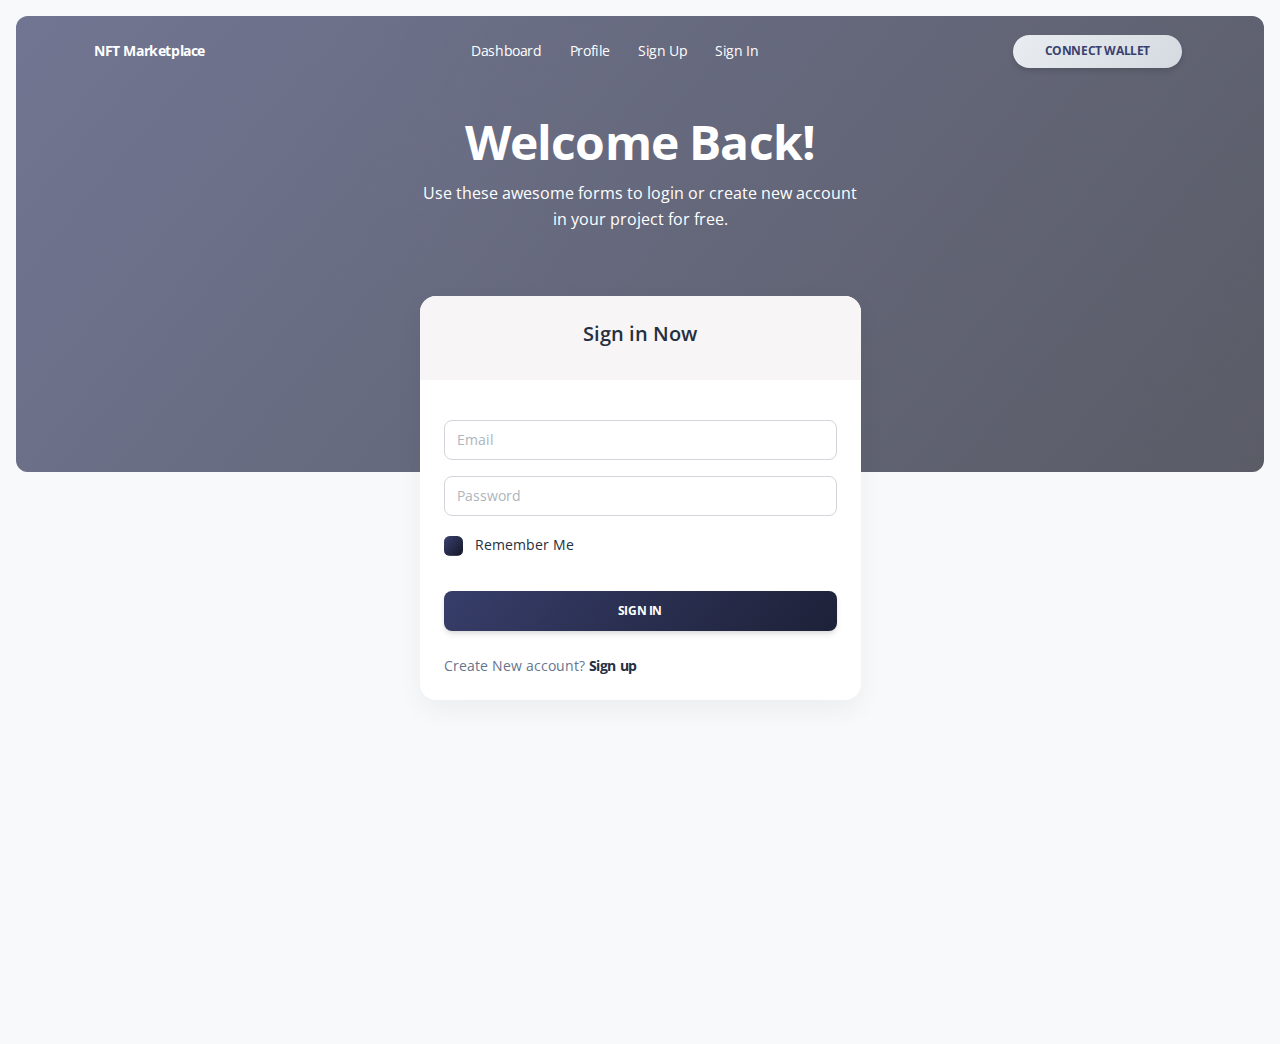
<file: Makram-Temp/Temp-Files/sign-in.html>
<!DOCTYPE html>
<html lang="en">

<head>
  <meta charset="utf-8" />
  <meta name="viewport" content="width=device-width, initial-scale=1, shrink-to-fit=no">
  <link rel="apple-touch-icon" sizes="76x76" href="assets/img/apple-icon.png">
  <link rel="icon" type="image/png" href="assets/img/favicon.png">
  <title>
    NFT Marketplace
  </title>
  <!--     Fonts and icons     -->
  <link href="https://fonts.googleapis.com/css?family=Open+Sans:300,400,600,700" rel="stylesheet" />
  <!-- Nucleo Icons -->
  <link href="assets/css/nucleo-icons.css" rel="stylesheet" />
  <link href="assets/css/nucleo-svg.css" rel="stylesheet" />
  <!-- Font Awesome Icons -->
  <script src="assets/js/fontawesome.js"></script>
  <link href="assets/css/nucleo-svg.css" rel="stylesheet" />
  <!-- CSS Files -->
  <link href="assets/css/bootstrap.css" rel="stylesheet" />
  <link href="assets/css/style.css" rel="stylesheet" />
</head>

<body class="g-sidenav-show  bg-gray-100">
  <!-- Navbar -->
  <nav class="navbar navbar-expand-lg position-absolute top-0 z-index-3 w-100 shadow-none my-3  navbar-transparent mt-4">
    <div class="container">
      <a class="navbar-brand font-weight-bolder ms-lg-0 ms-3 text-white" href="index.html">
        NFT Marketplace
      </a>
      <button class="navbar-toggler shadow-none ms-2"  data-bs-toggle="collapse" data-bs-target="#navigation" aria-controls="navigation" aria-expanded="false" aria-label="Toggle navigation">
        <span class="navbar-toggler-icon mt-2">
          <span class="navbar-toggler-bar bar1"></span>
          <span class="navbar-toggler-bar bar2"></span>
          <span class="navbar-toggler-bar bar3"></span>
        </span>
      </button>
      <div class="collapse navbar-collapse" id="navigation">
        <ul class="navbar-nav mx-auto">
          <li class="nav-item">
            <a class="nav-link d-flex align-items-center me-2 active" aria-current="page" href="index.html">
              <i class="fa fa-chart-pie opacity-6  me-1"></i>
              Dashboard
            </a>
          </li>
          <li class="nav-item">
            <a class="nav-link me-2" href="profile.html">
              <i class="fa fa-user opacity-6  me-1"></i>
              Profile
            </a>
          </li>
          <li class="nav-item">
            <a class="nav-link me-2" href="sign-up.html">
              <i class="fas fa-user-circle opacity-6  me-1"></i>
              Sign Up
            </a>
          </li>
          <li class="nav-item">
            <a class="nav-link me-2" href="sign-in.html">
              <i class="fas fa-key opacity-6  me-1"></i>
              Sign In
            </a>
          </li>
        </ul>
        <ul class="navbar-nav d-lg-block d-none">
          <li class="nav-item">
            <a href="connect-wallet.html" class="btn btn-sm btn-round mb-0 me-1 bg-gradient-light">Connect Wallet</a>
          </li>
        </ul>
      </div>
    </div>
  </nav>
  <!-- End Navbar -->
  <section class="h-100-vh mb-8">
    <div class="page-header align-items-start section-height-50 pt-5 pb-11 m-3 border-radius-lg" style="background-image: url('assets/img/curved-images/curved14.jpg');">
      <span class="mask bg-gradient-dark opacity-6"></span>
      <div class="container">
        <div class="row justify-content-center">
          <div class="col-lg-5 text-center mx-auto">
            <h1 class="text-white mb-2 mt-5">Welcome Back!</h1>
            <p class="text-lead text-white">Use these awesome forms to login or create new account in your project for free.</p>
          </div>
        </div>
      </div>
    </div>
    <div class="container">
      <div class="row mt-lg-n10 mt-md-n11 mt-n10">
        <div class="col-lg-5 col-md-7 mx-auto mb-30">
          <div class="card z-index-0">
            <div class="card-header text-center gray-bg pt-4">
              <h5>Sign in Now</h5>
            </div>
            
            <div class="card-body">
              <form action="post">
                <div class="mb-3 mt-10p"></div>
                 
                <div class="mb-3">
                  <input type="email" class="form-control" placeholder="Email" aria-label="Email" >
                </div>
                <div class="mb-3">
                  <input type="password" class="form-control" placeholder="Password">
                </div>
                <div class="form-check form-check-info text-left">
                  <input class="form-check-input" type="checkbox" value=""  checked>
                  <label class="form-check-label" >
                    Remember Me
                  </label>
                </div>
                <div class="text-center">
                  <button  class="btn bg-gradient-dark w-100 my-4 mb-2">sign in</button>
                </div>
                <p class="text-sm mt-3 mb-0">Create New account? <a href="sign-up.html" class="text-dark font-weight-bolder">Sign up</a></p>
              </form>
            </div>
          </div>
        </div>
      </div>
    </div>
  </section>
  

  <!--   Core JS Files   -->
  <script src="assets/js/core/popper.min.js"></script>
  <script src="assets/js/core/bootstrap.min.js"></script>
  <script src="assets/js/plugins/smooth-scrollbar.min.js"></script>
  <!--  parallax effects, scripts for the example pages etc -->
  <script src="assets/js/scripts.js"></script>
  
</body>

</html>
</file>
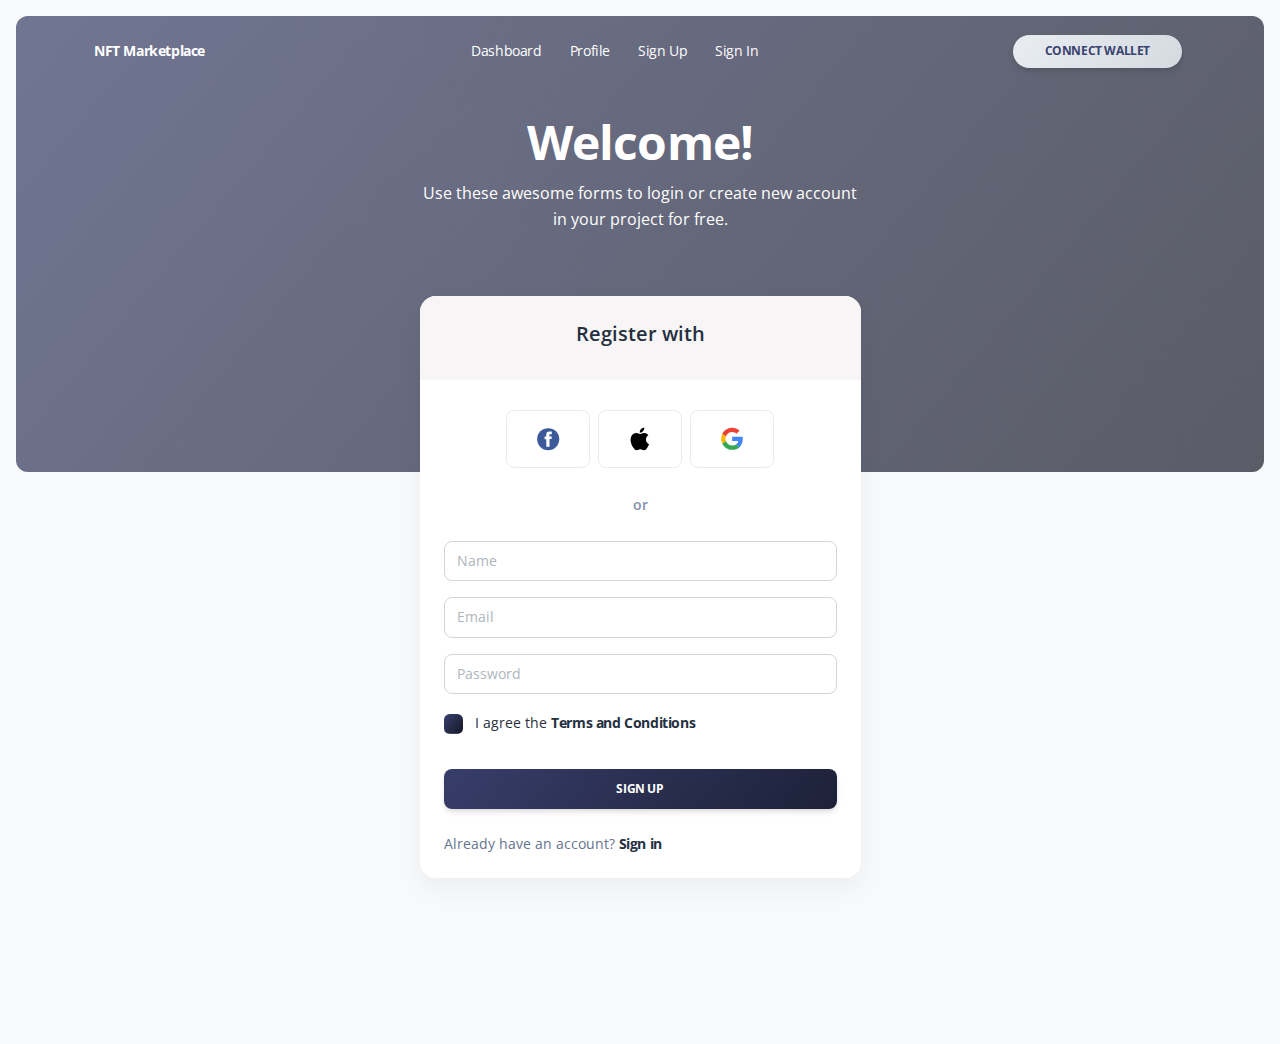
<file: Makram-Temp/Temp-Files/sign-up.html>
<!DOCTYPE html>
<html lang="en">

<head>
  <meta charset="utf-8" />
  <meta name="viewport" content="width=device-width, initial-scale=1, shrink-to-fit=no">
  <link rel="apple-touch-icon" sizes="76x76" href="assets/img/apple-icon.png">
  <link rel="icon" type="image/png" href="assets/img/favicon.png">
  <title>
    NFT Marketplace
  </title>
  <!--     Fonts and icons     -->
  <link href="https://fonts.googleapis.com/css?family=Open+Sans:300,400,600,700" rel="stylesheet" />
  <!-- Nucleo Icons -->
  <link href="assets/css/nucleo-icons.css" rel="stylesheet" />
  <link href="assets/css/nucleo-svg.css" rel="stylesheet" />
  <!-- Font Awesome Icons -->
  <script src="assets/js/fontawesome.js"></script>
  <link href="assets/css/nucleo-svg.css" rel="stylesheet" />
  <!-- CSS Files -->
  <link href="assets/css/bootstrap.css" rel="stylesheet" />
  <link href="assets/css/style.css" rel="stylesheet" />
</head>

<body class="g-sidenav-show  bg-gray-100">
  <!-- Navbar -->
  <nav class="navbar navbar-expand-lg position-absolute top-0 z-index-3 w-100 shadow-none my-3  navbar-transparent mt-4">
    <div class="container">
      <a class="navbar-brand font-weight-bolder ms-lg-0 ms-3 text-white" href="index.html">
        NFT Marketplace
      </a>
      <button class="navbar-toggler shadow-none ms-2"  data-bs-toggle="collapse" data-bs-target="#navigation" aria-controls="navigation" aria-expanded="false" aria-label="Toggle navigation">
        <span class="navbar-toggler-icon mt-2">
          <span class="navbar-toggler-bar bar1"></span>
          <span class="navbar-toggler-bar bar2"></span>
          <span class="navbar-toggler-bar bar3"></span>
        </span>
      </button>
      <div class="collapse navbar-collapse" id="navigation">
        <ul class="navbar-nav mx-auto">
          <li class="nav-item">
            <a class="nav-link d-flex align-items-center me-2 active" aria-current="page" href="index.html">
              <i class="fa fa-chart-pie opacity-6  me-1"></i>
              Dashboard
            </a>
          </li>
          <li class="nav-item">
            <a class="nav-link me-2" href="profile.html">
              <i class="fa fa-user opacity-6  me-1"></i>
              Profile
            </a>
          </li>
          <li class="nav-item">
            <a class="nav-link me-2" href="sign-up.html">
              <i class="fas fa-user-circle opacity-6  me-1"></i>
              Sign Up
            </a>
          </li>
          <li class="nav-item">
            <a class="nav-link me-2" href="sign-in.html">
              <i class="fas fa-key opacity-6  me-1"></i>
              Sign In
            </a>
          </li>
        </ul>
        <ul class="navbar-nav d-lg-block d-none">
          <li class="nav-item">
            <a href="connect-wallet.html" class="btn btn-sm btn-round mb-0 me-1 bg-gradient-light">Connect Wallet</a>
          </li>
        </ul>
      </div>
    </div>
  </nav>
  <!-- End Navbar -->
  <section class="h-100-vh mb-8">
    <div class="page-header align-items-start section-height-50 pt-5 pb-11 m-3 border-radius-lg" style="background-image: url('assets/img/curved-images/curved14.jpg');">
      <span class="mask bg-gradient-dark opacity-6"></span>
      <div class="container">
        <div class="row justify-content-center">
          <div class="col-lg-5 text-center mx-auto">
            <h1 class="text-white mb-2 mt-5">Welcome!</h1>
            <p class="text-lead text-white">Use these awesome forms to login or create new account in your project for free.</p>
          </div>
        </div>
      </div>
    </div>
    <div class="container">
      <div class="row mt-lg-n10 mt-md-n11 mt-n10">
        <div class="col-lg-5 col-md-7 mx-auto mb-30">
          <div class="card z-index-0">
            <div class="card-header gray-bg text-center pt-4">
              <h5>Register with</h5>
            </div>
            <div class="row px-xl-5 px-sm-4 px-3 mt-30">
              <div class="col-3 ms-auto px-1">
                <a class="btn btn-outline-light w-100" href="javascript:;">
                  <svg width="24px" height="32px" viewBox="0 0 64 64" version="1.1" xmlns="http://www.w3.org/2000/svg" xmlns:xlink="http://www.w3.org/1999/xlink">
                    <g stroke="none" stroke-width="1" fill="none" fill-rule="evenodd">
                      <g id="facebook-3" transform="translate(3.000000, 3.000000)" fill-rule="nonzero">
                        <circle id="Oval" fill="#3C5A9A" cx="29.5091719" cy="29.4927506" r="29.4882047"></circle>
                        <path d="M39.0974944,9.05587273 L32.5651312,9.05587273 C28.6886088,9.05587273 24.3768224,10.6862851 24.3768224,16.3054653 C24.395747,18.2634019 24.3768224,20.1385313 24.3768224,22.2488655 L19.8922122,22.2488655 L19.8922122,29.3852113 L24.5156022,29.3852113 L24.5156022,49.9295284 L33.0113092,49.9295284 L33.0113092,29.2496356 L38.6187742,29.2496356 L39.1261316,22.2288395 L32.8649196,22.2288395 C32.8649196,22.2288395 32.8789377,19.1056932 32.8649196,18.1987181 C32.8649196,15.9781412 35.1755132,16.1053059 35.3144932,16.1053059 C36.4140178,16.1053059 38.5518876,16.1085101 39.1006986,16.1053059 L39.1006986,9.05587273 L39.0974944,9.05587273 L39.0974944,9.05587273 Z"  fill="#FFFFFF"></path>
                      </g>
                    </g>
                  </svg>
                </a>
              </div>
              <div class="col-3 px-1">
                <a class="btn btn-outline-light w-100" href="javascript:;">
                  <svg width="24px" height="32px" viewBox="0 0 64 64" version="1.1" xmlns="http://www.w3.org/2000/svg" xmlns:xlink="http://www.w3.org/1999/xlink">
                    <g stroke="none" stroke-width="1" fill="none" fill-rule="evenodd">
                      <g id="apple-black" transform="translate(7.000000, 0.564551)" fill="#000000" fill-rule="nonzero">
                        <path d="M40.9233048,32.8428307 C41.0078713,42.0741676 48.9124247,45.146088 49,45.1851909 C48.9331634,45.4017274 47.7369821,49.5628653 44.835501,53.8610269 C42.3271952,57.5771105 39.7241148,61.2793611 35.6233362,61.356042 C31.5939073,61.431307 30.2982233,58.9340578 25.6914424,58.9340578 C21.0860585,58.9340578 19.6464932,61.27947 15.8321878,61.4314159 C11.8738936,61.5833617 8.85958554,57.4131833 6.33064852,53.7107148 C1.16284874,46.1373849 -2.78641926,32.3103122 2.51645059,22.9768066 C5.15080028,18.3417501 9.85858819,15.4066355 14.9684701,15.3313705 C18.8554146,15.2562145 22.5241194,17.9820905 24.9003639,17.9820905 C27.275104,17.9820905 31.733383,14.7039812 36.4203248,15.1854154 C38.3824403,15.2681959 43.8902255,15.9888223 47.4267616,21.2362369 C47.1417927,21.4153043 40.8549638,25.1251794 40.9233048,32.8428307 M33.3504628,10.1750144 C35.4519466,7.59650964 36.8663676,4.00699306 36.4804992,0.435448578 C33.4513624,0.558856931 29.7884601,2.48154382 27.6157341,5.05863265 C25.6685547,7.34076135 23.9632549,10.9934525 24.4233742,14.4943068 C27.7996959,14.7590956 31.2488715,12.7551531 33.3504628,10.1750144" ></path>
                      </g>
                    </g>
                  </svg>
                </a>
              </div>
              <div class="col-3 me-auto px-1">
                <a class="btn btn-outline-light w-100" href="javascript:;">
                  <svg width="24px" height="32px" viewBox="0 0 64 64" version="1.1" xmlns="http://www.w3.org/2000/svg" xmlns:xlink="http://www.w3.org/1999/xlink">
                    <g stroke="none" stroke-width="1" fill="none" fill-rule="evenodd">
                      <g id="google-icon" transform="translate(3.000000, 2.000000)" fill-rule="nonzero">
                        <path d="M57.8123233,30.1515267 C57.8123233,27.7263183 57.6155321,25.9565533 57.1896408,24.1212666 L29.4960833,24.1212666 L29.4960833,35.0674653 L45.7515771,35.0674653 C45.4239683,37.7877475 43.6542033,41.8844383 39.7213169,44.6372555 L39.6661883,45.0037254 L48.4223791,51.7870338 L49.0290201,51.8475849 C54.6004021,46.7020943 57.8123233,39.1313952 57.8123233,30.1515267"  fill="#4285F4"></path>
                        <path d="M29.4960833,58.9921667 C37.4599129,58.9921667 44.1456164,56.3701671 49.0290201,51.8475849 L39.7213169,44.6372555 C37.2305867,46.3742596 33.887622,47.5868638 29.4960833,47.5868638 C21.6960582,47.5868638 15.0758763,42.4415991 12.7159637,35.3297782 L12.3700541,35.3591501 L3.26524241,42.4054492 L3.14617358,42.736447 C7.9965904,52.3717589 17.959737,58.9921667 29.4960833,58.9921667"  fill="#34A853"></path>
                        <path d="M12.7159637,35.3297782 C12.0932812,33.4944915 11.7329116,31.5279353 11.7329116,29.4960833 C11.7329116,27.4640054 12.0932812,25.4976752 12.6832029,23.6623884 L12.6667095,23.2715173 L3.44779955,16.1120237 L3.14617358,16.2554937 C1.14708246,20.2539019 0,24.7439491 0,29.4960833 C0,34.2482175 1.14708246,38.7380388 3.14617358,42.736447 L12.7159637,35.3297782"  fill="#FBBC05"></path>
                        <path d="M29.4960833,11.4050769 C35.0347044,11.4050769 38.7707997,13.7975244 40.9011602,15.7968415 L49.2255853,7.66898166 C44.1130815,2.91684746 37.4599129,0 29.4960833,0 C17.959737,0 7.9965904,6.62018183 3.14617358,16.2554937 L12.6832029,23.6623884 C15.0758763,16.5505675 21.6960582,11.4050769 29.4960833,11.4050769"  fill="#EB4335"></path>
                      </g>
                    </g>
                  </svg>
                </a>
              </div>
              <div class="mt-2 position-relative text-center">
                <p class="text-sm font-weight-bold mb-2 text-secondary text-border d-inline z-index-2 bg-white px-3">
                  or
                </p>
              </div>
            </div>
            <div class="card-body">
              <form action="post">
                <div class="mb-3">
                  <input type="text" class="form-control" placeholder="Name" aria-label="Name" >
                </div>
                <div class="mb-3">
                  <input type="email" class="form-control" placeholder="Email" aria-label="Email" >
                </div>
                <div class="mb-3">
                  <input type="password" class="form-control" placeholder="Password">
                </div>
                <div class="form-check form-check-info text-left">
                  <input class="form-check-input" type="checkbox" value=""  checked>
                  <label class="form-check-label" >
                    I agree the <a href="javascript:;" class="text-dark font-weight-bolder">Terms and Conditions</a>
                  </label>
                </div>
                <div class="text-center">
                  <button  class="btn bg-gradient-dark w-100 my-4 mb-2">Sign up</button>
                </div>
                <p class="text-sm mt-3 mb-0">Already have an account? <a href="sign-in.html" class="text-dark font-weight-bolder">Sign in</a></p>
              </form>
            </div>
          </div>
        </div>
      </div>
    </div>
  </section>
  

  <!--   Core JS Files   -->
  <script src="assets/js/core/popper.min.js"></script>
  <script src="assets/js/core/bootstrap.min.js"></script>
  <script src="assets/js/plugins/smooth-scrollbar.min.js"></script>
  <!--  parallax effects, scripts for the example pages etc -->
  <script src="assets/js/scripts.js"></script>
  
</body>

</html>
</file>
<file: static/css/main.0939a641.chunk.css>
body{margin:0;font-family:-apple-system,BlinkMacSystemFont,"Segoe UI","Roboto","Oxygen","Ubuntu","Cantarell","Fira Sans","Droid Sans","Helvetica Neue",sans-serif;-webkit-font-smoothing:antialiased;-moz-osx-font-smoothing:grayscale;background-color:#303030;color:#fff}code{font-family:source-code-pro,Menlo,Monaco,Consolas,"Courier New",monospace}.App{text-align:center}
/*# sourceMappingURL=main.0939a641.chunk.css.map */
</file>
<file: Makram-Temp/Temp-Files/assets/css/nucleo-icons.css>
/*--------------------------------

hermes-dashboard-icons Web Font - built using nucleoapp.com
License - nucleoapp.com/license/

-------------------------------- */
@font-face {
  font-family: 'NucleoIcons';
  src: url('../fonts/nucleo-icons.eot');
  src: url('../fonts/nucleo-icons.eot') format('embedded-opentype'), url('../fonts/nucleo-icons.woff2') format('woff2'), url('../fonts/nucleo-icons.woff') format('woff'), url('../fonts/nucleo-icons.ttf') format('truetype'), url('../fonts/nucleo-icons.svg') format('svg');
  font-weight: normal;
  font-style: normal;
}

/*------------------------
    base class definition
-------------------------*/
.ni {
  display: inline-block;
  font: normal normal normal 14px/1 NucleoIcons;
  font-size: inherit;
  text-rendering: auto;
  -webkit-font-smoothing: antialiased;
  -moz-osx-font-smoothing: grayscale;
}

/*------------------------
  change icon size
-------------------------*/
.ni-lg {
  font-size: 1.33333333em;
  line-height: 0.75em;
  vertical-align: -15%;
}

.ni-2x {
  font-size: 2em;
}

.ni-3x {
  font-size: 3em;
}

.ni-4x {
  font-size: 4em;
}

.ni-5x {
  font-size: 5em;
}

/*----------------------------------
  add a square/circle background
-----------------------------------*/
.ni.square,
.ni.circle {
  padding: 0.33333333em;
  vertical-align: -16%;
  background-color: #eee;
}

.ni.circle {
  border-radius: 50%;
}

/*------------------------
  list icons
-------------------------*/
.ni-ul {
  padding-left: 0;
  margin-left: 2.14285714em;
  list-style-type: none;
}

.ni-ul>li {
  position: relative;
}

.ni-ul>li>.ni {
  position: absolute;
  left: -1.57142857em;
  top: 0.14285714em;
  text-align: center;
}

.ni-ul>li>.ni.lg {
  top: 0;
  left: -1.35714286em;
}

.ni-ul>li>.ni.circle,
.ni-ul>li>.ni.square {
  top: -0.19047619em;
  left: -1.9047619em;
}

/*------------------------
  spinning icons
-------------------------*/
.ni.spin {
  -webkit-animation: nc-spin 2s infinite linear;
  -moz-animation: nc-spin 2s infinite linear;
  animation: nc-spin 2s infinite linear;
}

@-webkit-keyframes nc-spin {
  0% {
    -webkit-transform: rotate(0deg);
  }

  100% {
    -webkit-transform: rotate(360deg);
  }
}

@-moz-keyframes nc-spin {
  0% {
    -moz-transform: rotate(0deg);
  }

  100% {
    -moz-transform: rotate(360deg);
  }
}

@keyframes nc-spin {
  0% {
    -webkit-transform: rotate(0deg);
    -moz-transform: rotate(0deg);
    -ms-transform: rotate(0deg);
    -o-transform: rotate(0deg);
    transform: rotate(0deg);
  }

  100% {
    -webkit-transform: rotate(360deg);
    -moz-transform: rotate(360deg);
    -ms-transform: rotate(360deg);
    -o-transform: rotate(360deg);
    transform: rotate(360deg);
  }
}

/*------------------------
  rotated/flipped icons
-------------------------*/
.ni.rotate-90 {
  filter: progid:DXImageTransform.Microsoft.BasicImage(rotation=1);
  -webkit-transform: rotate(90deg);
  -moz-transform: rotate(90deg);
  -ms-transform: rotate(90deg);
  -o-transform: rotate(90deg);
  transform: rotate(90deg);
}

.ni.rotate-180 {
  filter: progid:DXImageTransform.Microsoft.BasicImage(rotation=2);
  -webkit-transform: rotate(180deg);
  -moz-transform: rotate(180deg);
  -ms-transform: rotate(180deg);
  -o-transform: rotate(180deg);
  transform: rotate(180deg);
}

.ni.rotate-270 {
  filter: progid:DXImageTransform.Microsoft.BasicImage(rotation=3);
  -webkit-transform: rotate(270deg);
  -moz-transform: rotate(270deg);
  -ms-transform: rotate(270deg);
  -o-transform: rotate(270deg);
  transform: rotate(270deg);
}

.ni.flip-y {
  filter: progid:DXImageTransform.Microsoft.BasicImage(rotation=0);
  -webkit-transform: scale(-1, 1);
  -moz-transform: scale(-1, 1);
  -ms-transform: scale(-1, 1);
  -o-transform: scale(-1, 1);
  transform: scale(-1, 1);
}

.ni.flip-x {
  filter: progid:DXImageTransform.Microsoft.BasicImage(rotation=2);
  -webkit-transform: scale(1, -1);
  -moz-transform: scale(1, -1);
  -ms-transform: scale(1, -1);
  -o-transform: scale(1, -1);
  transform: scale(1, -1);
}

/*------------------------
    font icons
-------------------------*/

.ni-active-40::before {
  content: "\ea02";
}

.ni-air-baloon::before {
  content: "\ea03";
}

.ni-album-2::before {
  content: "\ea04";
}

.ni-align-center::before {
  content: "\ea05";
}

.ni-align-left-2::before {
  content: "\ea06";
}

.ni-ambulance::before {
  content: "\ea07";
}

.ni-app::before {
  content: "\ea08";
}

.ni-archive-2::before {
  content: "\ea09";
}

.ni-atom::before {
  content: "\ea0a";
}

.ni-badge::before {
  content: "\ea0b";
}

.ni-bag-17::before {
  content: "\ea0c";
}

.ni-basket::before {
  content: "\ea0d";
}

.ni-bell-55::before {
  content: "\ea0e";
}

.ni-bold-down::before {
  content: "\ea0f";
}

.ni-bold-left::before {
  content: "\ea10";
}

.ni-bold-right::before {
  content: "\ea11";
}

.ni-bold-up::before {
  content: "\ea12";
}

.ni-bold::before {
  content: "\ea13";
}

.ni-book-bookmark::before {
  content: "\ea14";
}

.ni-books::before {
  content: "\ea15";
}

.ni-box-2::before {
  content: "\ea16";
}

.ni-briefcase-24::before {
  content: "\ea17";
}

.ni-building::before {
  content: "\ea18";
}

.ni-bulb-61::before {
  content: "\ea19";
}

.ni-bullet-list-67::before {
  content: "\ea1a";
}

.ni-bus-front-12::before {
  content: "\ea1b";
}

.ni-button-pause::before {
  content: "\ea1c";
}

.ni-button-play::before {
  content: "\ea1d";
}

.ni-button-power::before {
  content: "\ea1e";
}

.ni-calendar-grid-58::before {
  content: "\ea1f";
}

.ni-camera-compact::before {
  content: "\ea20";
}

.ni-caps-small::before {
  content: "\ea21";
}

.ni-cart::before {
  content: "\ea22";
}

.ni-chart-bar-32::before {
  content: "\ea23";
}

.ni-chart-pie-35::before {
  content: "\ea24";
}

.ni-chat-round::before {
  content: "\ea25";
}

.ni-check-bold::before {
  content: "\ea26";
}

.ni-circle-08::before {
  content: "\ea27";
}

.ni-cloud-download-95::before {
  content: "\ea28";
}

.ni-cloud-upload-96::before {
  content: "\ea29";
}

.ni-compass-04::before {
  content: "\ea2a";
}

.ni-controller::before {
  content: "\ea2b";
}

.ni-credit-card::before {
  content: "\ea2c";
}

.ni-curved-next::before {
  content: "\ea2d";
}

.ni-delivery-fast::before {
  content: "\ea2e";
}

.ni-diamond::before {
  content: "\ea2f";
}

.ni-email-83::before {
  content: "\ea30";
}

.ni-fat-add::before {
  content: "\ea31";
}

.ni-fat-delete::before {
  content: "\ea32";
}

.ni-fat-remove::before {
  content: "\ea33";
}

.ni-favourite-28::before {
  content: "\ea34";
}

.ni-folder-17::before {
  content: "\ea35";
}

.ni-glasses-2::before {
  content: "\ea36";
}

.ni-hat-3::before {
  content: "\ea37";
}

.ni-headphones::before {
  content: "\ea38";
}

.ni-html5::before {
  content: "\ea39";
}

.ni-istanbul::before {
  content: "\ea3a";
}

.ni-key-25::before {
  content: "\ea3b";
}

.ni-laptop::before {
  content: "\ea3c";
}

.ni-like-2::before {
  content: "\ea3d";
}

.ni-lock-circle-open::before {
  content: "\ea3e";
}

.ni-map-big::before {
  content: "\ea3f";
}

.ni-mobile-button::before {
  content: "\ea40";
}

.ni-money-coins::before {
  content: "\ea41";
}

.ni-note-03::before {
  content: "\ea42";
}

.ni-notification-70::before {
  content: "\ea43";
}

.ni-palette::before {
  content: "\ea44";
}

.ni-paper-diploma::before {
  content: "\ea45";
}

.ni-pin-3::before {
  content: "\ea46";
}

.ni-planet::before {
  content: "\ea47";
}

.ni-ruler-pencil::before {
  content: "\ea48";
}

.ni-satisfied::before {
  content: "\ea49";
}

.ni-scissors::before {
  content: "\ea4a";
}

.ni-send::before {
  content: "\ea4b";
}

.ni-settings-gear-65::before {
  content: "\ea4c";
}

.ni-settings::before {
  content: "\ea4d";
}

.ni-single-02::before {
  content: "\ea4e";
}

.ni-single-copy-04::before {
  content: "\ea4f";
}

.ni-sound-wave::before {
  content: "\ea50";
}

.ni-spaceship::before {
  content: "\ea51";
}

.ni-square-pin::before {
  content: "\ea52";
}

.ni-support-16::before {
  content: "\ea53";
}

.ni-tablet-button::before {
  content: "\ea54";
}

.ni-tag::before {
  content: "\ea55";
}

.ni-tie-bow::before {
  content: "\ea56";
}

.ni-time-alarm::before {
  content: "\ea57";
}

.ni-trophy::before {
  content: "\ea58";
}

.ni-tv-2::before {
  content: "\ea59";
}

.ni-umbrella-13::before {
  content: "\ea5a";
}

.ni-user-run::before {
  content: "\ea5b";
}

.ni-vector::before {
  content: "\ea5c";
}

.ni-watch-time::before {
  content: "\ea5d";
}

.ni-world::before {
  content: "\ea5e";
}

.ni-zoom-split-in::before {
  content: "\ea5f";
}

.ni-collection::before {
  content: "\ea60";
}

.ni-image::before {
  content: "\ea61";
}

.ni-shop::before {
  content: "\ea62";
}

.ni-ungroup::before {
  content: "\ea63";
}

.ni-world-2::before {
  content: "\ea64";
}

.ni-ui-04::before {
  content: "\ea65";
}


/* all icon font classes list here */
</file>
<file: Makram-Temp/Temp-Files/assets/css/nucleo-svg.css>
/* Generated using nucleoapp.com */
/* --------------------------------

Icon colors

-------------------------------- */

.icon {
  display: inline-block;
  /* icon primary color */
  color: #111111;
  height: 1em;
  width: 1em;
}

.icon use {
  /* icon secondary color - fill */
  fill: #7ea6f6;
}

.icon.icon-outline use {
  /* icon secondary color - stroke */
  stroke: #7ea6f6;
}

/* --------------------------------

Change icon size

-------------------------------- */

.icon-xs {
  height: 0.5em;
  width: 0.5em;
}

.icon-sm {
  height: 0.8em;
  width: 0.8em;
}

.icon-lg {
  height: 1.6em;
  width: 1.6em;
}

.icon-xl {
  height: 2em;
  width: 2em;
}

/* -------------------------------- 

Align icon and text 

-------------------------------- */

.icon-text-aligner {
  /* add this class to parent element that contains icon + text */
  display: flex;
  align-items: center;
}

.icon-text-aligner .icon {
  color: inherit;
  margin-right: 0.4em;
}

.icon-text-aligner .icon use {
  color: inherit;
  fill: currentColor;
}

.icon-text-aligner .icon.icon-outline use {
  stroke: currentColor;
}

/* -------------------------------- 

Icon reset values - used to enable color customizations

-------------------------------- */

.icon {
  fill: currentColor;
  stroke: none;
}

.icon.icon-outline {
  fill: none;
  stroke: currentColor;
}

.icon use {
  stroke: none;
}

.icon.icon-outline use {
  fill: none;
}

/* -------------------------------- 

Stroke effects - Nucleo outline icons

- 16px icons -> up to 1px stroke (16px outline icons do not support stroke changes)
- 24px, 32px icons -> up to 2px stroke
- 48px, 64px icons -> up to 4px stroke

-------------------------------- */

.icon-outline.icon-stroke-1 {
  stroke-width: 1px;
}

.icon-outline.icon-stroke-2 {
  stroke-width: 2px;
}

.icon-outline.icon-stroke-3 {
  stroke-width: 3px;
}

.icon-outline.icon-stroke-4 {
  stroke-width: 4px;
}

.icon-outline.icon-stroke-1 use,
.icon-outline.icon-stroke-3 use {
  -webkit-transform: translateX(0.5px) translateY(0.5px);
  -moz-transform: translateX(0.5px) translateY(0.5px);
  -ms-transform: translateX(0.5px) translateY(0.5px);
  -o-transform: translateX(0.5px) translateY(0.5px);
  transform: translateX(0.5px) translateY(0.5px);
}
</file>
<file: Makram-Temp/Temp-Files/assets/css/style.css>
/*** 
====================================================================
  Table of contents
====================================================================

- General Css Styles
- Header Area style
- Welcome Area Styles 
- Partners area style
- About us area style 
- services-block-four style 
- Demo-video area style 
- Trust area style 
- services area style 
- Call-to-action area style
- Video area style 
- Gallery area style 
- Cool-facts style 
- Price table style
- Testimonials area style 
- Team area style
- Blog area style 
- Contact us style 
- FAQ style -Timeline style 
- Footer area style 

***/

/*** 

====================================================================
  General css style
====================================================================

***/
.breadcrumb-header{
  justify-content: center;
  text-align: center;
}
.con-wrapper{
  position: relative;
}
.con-wrapper h2{
  color: #fff
}
.con-wrapper p{
  color: #eee;
  font-weight: 600;
  margin-bottom: 0
}
.con-wrapper p span{color: #fff}
.avatar {
  color: #fff;
  display: inline-flex;
  align-items: center;
  justify-content: center;
  font-size: 1rem;
  border-radius: 0.75rem;
  height: 48px;
  width: 48px;
  transition: all .2s ease-in-out;
}

.avatar img {
  width: 100%;
}
.avatar.v2{
  position: relative;
  height: 60px;
  width: 60px;
}
.avatar.v2 .author-num{
  color: #fff;
  position: absolute;
  top: -5px;
  right: -10px;
  width: 25px;
  font-size: 11px;
  height: 25px;
  line-height: 20px;
  background: #f50386;
  border: 2px solid #eee;
  border-radius: 50%;
  text-align: center;
  font-weight: 700;
  box-shadow: 0 20px 27px 0 rgb(0 0 0 / 5%);
}
.auth-earning{
  border: 1px solid;
  border-radius: 5px;
  font-size: 12px;
  font-weight: 600;
  padding: 5px 8px;
}
.autho-link{
  padding: 0;
  margin-bottom: 0 !important;
  color: #67748e !important;
  font-weight: 500 !important;
}
.autho-link:hover{
  color: #cb0c9f !important
}
.avatar+.avatar-content {
  display: inline-block;
  margin-left: 0.75rem;
}
.gradient-text{
  font-weight: bold;
  display: inline-block;
  background-image: linear-gradient(310deg, #7928CA 0%, #FF0080 100%);
  -webkit-background-clip: text;
  -webkit-text-fill-color: transparent;
  background-clip: text;
  text-fill-color: transparent;
}
.avatar.avatar-raised {
  margin-top: -24px;
}

.avatar.avatar-scale-up:hover {
  transform: scale(1.2);
}

.active .avatar.avatar-scale-up {
  transform: scale(1.2);
}

.avatar-xxl {
  width: 110px !important;
  height: 110px !important;
}

.avatar-xxl.avatar-raised {
  margin-top: -55px;
}

.avatar-xl {
  width: 74px !important;
  height: 74px !important;
}

.avatar-xl.avatar-raised {
  margin-top: -37px;
}

.avatar-lg {
  width: 58px !important;
  height: 58px !important;
  font-size: 0.875rem;
}

.avatar-lg.avatar-raised {
  margin-top: -29px;
}

.avatar-sm {
  width: 36px !important;
  height: 36px !important;
  font-size: 0.875rem;
}

.avatar-sm.avatar-raised {
  margin-top: -18px;
}

.avatar-xs {
  width: 24px !important;
  height: 24px !important;
  font-size: 0.75rem;
}

.avatar-xs.avatar-raised {
  margin-top: -12px;
}

.avatar-group .avatar {
  position: relative;
  z-index: 2;
  border: 2px solid #fff;
}

.avatar-group .avatar:hover {
  z-index: 3;
}

.avatar-group .avatar+.avatar {
  margin-left: -1rem;
}

.badge.bg-primary {
  background: #cb0c9f;
}

.badge.bg-secondary {
  background: #8392AB;
}

.badge.bg-success {
  background: #82d616;
}

.badge.bg-info {
  background: #17c1e8;
}

.badge.bg-warning {
  background: #f53939;
}

.badge.bg-danger {
  background: #ea0606;
}

.badge.bg-light {
  background: #e9ecef;
}

.badge.bg-dark {
  background: #252f40;
}

.badge.bg-white {
  background: #fff;
}

.badge {
  text-transform: uppercase;
}

.btn {
  margin-bottom: 1rem;
  letter-spacing: -0.025rem;
  text-transform: uppercase;
  box-shadow: 0 4px 7px -1px rgba(0, 0, 0, 0.11), 0 2px 4px -1px rgba(0, 0, 0, 0.07);
  background-size: 150%;
  background-position-x: 25%;
}

.btn:not([class*="btn-outline-"]) {
  border: 0;
}

.btn:active,
.btn:active:focus,
.btn:active:hover {
  box-shadow: 0 3px 5px -1px rgba(0, 0, 0, 0.09), 0 2px 3px -1px rgba(0, 0, 0, 0.07);
  transform: scale(1);
  opacity: 0.85;
}

.btn:hover:not(.btn-icon-only) {
  box-shadow: 0 3px 5px -1px rgba(0, 0, 0, 0.09), 0 2px 3px -1px rgba(0, 0, 0, 0.07);
  transform: scale(1.02);
}

.btn.bg-white:hover {
  color: #67748e;
}

.btn.btn-link {
  box-shadow: none;
  font-weight: 700;
}

.btn.btn-link:hover,
.btn.btn-link:focus {
  box-shadow: none;
}

.btn.btn-round {
  border-radius: 1.875rem;
}

.btn.btn-icon-only {
  width: 2.375rem;
  height: 2.375rem;
  padding: 0.7rem 0.7rem;
}

.btn.btn-sm.btn-icon-only,
.btn-group-sm>.btn.btn-icon-only {
  width: 1.5875rem;
  height: 1.5875rem;
  padding: 0.3rem 0.3rem;
}

.btn.btn-sm i,
.btn-group-sm>.btn i {
  font-size: 0.5rem;
}

.btn.btn-lg.btn-icon-only,
.btn-group-lg>.btn.btn-icon-only {
  width: 3.25rem;
  height: 3.25rem;
  padding: 1rem 1rem;
}

.btn.btn-lg i,
.btn-group-lg>.btn i {
  font-size: 1.2rem;
  position: relative;
  top: 2px;
}

.btn.btn-rounded {
  border-radius: 1.875rem;
}

.icon-move-right i {
  transition: all 0.2s cubic-bezier(0.34, 1.61, 0.7, 1.3);
}

.icon-move-right:hover i,
.icon-move-right:focus i {
  transform: translateX(5px);
}

.icon-move-left i {
  transition: all 0.2s cubic-bezier(0.34, 1.61, 0.7, 1.3);
}

.icon-move-left:hover i,
.icon-move-left:focus i {
  transform: translateX(-5px);
}

.btn-primary:hover,
.btn.bg-gradient-primary:hover {
  background-color: #cb0c9f;
  border-color: #cb0c9f;
}

.btn-primary .btn.bg-outline-primary,
.btn.bg-gradient-primary .btn.bg-outline-primary {
  border: 1px solid #cb0c9f;
}

.btn-primary:not(:disabled):not(.disabled).active,
.btn-primary:not(:disabled):not(.disabled):active,
.show>.btn-primary.dropdown-toggle,
.btn.bg-gradient-primary:not(:disabled):not(.disabled).active,
.btn.bg-gradient-primary:not(:disabled):not(.disabled):active,
.show>.btn.bg-gradient-primary.dropdown-toggle {
  color: color-yiq(#cb0c9f);
  background-color: #cb0c9f;
}

.btn-primary.focus,
.btn-primary:focus,
.btn.bg-gradient-primary.focus,
.btn.bg-gradient-primary:focus {
  color: #fff;
}

.btn-outline-primary {
  box-shadow: none;
}

.btn-outline-primary:hover:not(.active) {
  background-color: transparent;
  opacity: .75;
  box-shadow: none;
  color: #cb0c9f;
}

.btn-secondary:hover,
.btn.bg-gradient-secondary:hover {
  background-color: #8392AB;
  border-color: #8392AB;
}

.btn-secondary .btn.bg-outline-secondary,
.btn.bg-gradient-secondary .btn.bg-outline-secondary {
  border: 1px solid #8392AB;
}

.btn-secondary:not(:disabled):not(.disabled).active,
.btn-secondary:not(:disabled):not(.disabled):active,
.show>.btn-secondary.dropdown-toggle,
.btn.bg-gradient-secondary:not(:disabled):not(.disabled).active,
.btn.bg-gradient-secondary:not(:disabled):not(.disabled):active,
.show>.btn.bg-gradient-secondary.dropdown-toggle {
  color: color-yiq(#8392AB);
  background-color: #8392AB;
}

.btn-secondary.focus,
.btn-secondary:focus,
.btn.bg-gradient-secondary.focus,
.btn.bg-gradient-secondary:focus {
  color: #fff;
}

.btn-outline-secondary {
  box-shadow: none;
}

.btn-outline-secondary:hover:not(.active) {
  background-color: transparent;
  opacity: .75;
  box-shadow: none;
  color: #8392AB;
}

.btn-success:hover,
.btn.bg-gradient-success:hover {
  background-color: #82d616;
  border-color: #82d616;
}

.btn-success .btn.bg-outline-success,
.btn.bg-gradient-success .btn.bg-outline-success {
  border: 1px solid #82d616;
}

.btn-success:not(:disabled):not(.disabled).active,
.btn-success:not(:disabled):not(.disabled):active,
.show>.btn-success.dropdown-toggle,
.btn.bg-gradient-success:not(:disabled):not(.disabled).active,
.btn.bg-gradient-success:not(:disabled):not(.disabled):active,
.show>.btn.bg-gradient-success.dropdown-toggle {
  color: color-yiq(#82d616);
  background-color: #82d616;
}

.btn-success.focus,
.btn-success:focus,
.btn.bg-gradient-success.focus,
.btn.bg-gradient-success:focus {
  color: #fff;
}

.btn-outline-success {
  box-shadow: none;
}

.btn-outline-success:hover:not(.active) {
  background-color: transparent;
  opacity: .75;
  box-shadow: none;
  color: #82d616;
}

.btn-info:hover,
.btn.bg-gradient-info:hover {
  background-color: #17c1e8;
  border-color: #17c1e8;
}

.btn-info .btn.bg-outline-info,
.btn.bg-gradient-info .btn.bg-outline-info {
  border: 1px solid #17c1e8;
}

.btn-info:not(:disabled):not(.disabled).active,
.btn-info:not(:disabled):not(.disabled):active,
.show>.btn-info.dropdown-toggle,
.btn.bg-gradient-info:not(:disabled):not(.disabled).active,
.btn.bg-gradient-info:not(:disabled):not(.disabled):active,
.show>.btn.bg-gradient-info.dropdown-toggle {
  color: color-yiq(#17c1e8);
  background-color: #17c1e8;
}

.btn-info.focus,
.btn-info:focus,
.btn.bg-gradient-info.focus,
.btn.bg-gradient-info:focus {
  color: #fff;
}

.btn-outline-info {
  box-shadow: none;
}

.btn-outline-info:hover:not(.active) {
  background-color: transparent;
  opacity: .75;
  box-shadow: none;
  color: #17c1e8;
}

.btn-warning:hover,
.btn.bg-gradient-warning:hover {
  background-color: #f53939;
  border-color: #f53939;
}

.btn-warning .btn.bg-outline-warning,
.btn.bg-gradient-warning .btn.bg-outline-warning {
  border: 1px solid #f53939;
}

.btn-warning:not(:disabled):not(.disabled).active,
.btn-warning:not(:disabled):not(.disabled):active,
.show>.btn-warning.dropdown-toggle,
.btn.bg-gradient-warning:not(:disabled):not(.disabled).active,
.btn.bg-gradient-warning:not(:disabled):not(.disabled):active,
.show>.btn.bg-gradient-warning.dropdown-toggle {
  color: color-yiq(#f53939);
  background-color: #f53939;
}

.btn-warning.focus,
.btn-warning:focus,
.btn.bg-gradient-warning.focus,
.btn.bg-gradient-warning:focus {
  color: #fff;
}

.btn-outline-warning {
  box-shadow: none;
}

.btn-outline-warning:hover:not(.active) {
  background-color: transparent;
  opacity: .75;
  box-shadow: none;
  color: #f53939;
}

.btn-danger:hover,
.btn.bg-gradient-danger:hover {
  background-color: #ea0606;
  border-color: #ea0606;
}

.btn-danger .btn.bg-outline-danger,
.btn.bg-gradient-danger .btn.bg-outline-danger {
  border: 1px solid #ea0606;
}

.btn-danger:not(:disabled):not(.disabled).active,
.btn-danger:not(:disabled):not(.disabled):active,
.show>.btn-danger.dropdown-toggle,
.btn.bg-gradient-danger:not(:disabled):not(.disabled).active,
.btn.bg-gradient-danger:not(:disabled):not(.disabled):active,
.show>.btn.bg-gradient-danger.dropdown-toggle {
  color: color-yiq(#ea0606);
  background-color: #ea0606;
}

.btn-danger.focus,
.btn-danger:focus,
.btn.bg-gradient-danger.focus,
.btn.bg-gradient-danger:focus {
  color: #fff;
}

.btn-outline-danger {
  box-shadow: none;
}

.btn-outline-danger:hover:not(.active) {
  background-color: transparent;
  opacity: .75;
  box-shadow: none;
  color: #ea0606;
}

.btn-light:hover,
.btn.bg-gradient-light:hover {
  background-color: #e9ecef;
  border-color: #e9ecef;
}

.btn-light .btn.bg-outline-light,
.btn.bg-gradient-light .btn.bg-outline-light {
  border: 1px solid #e9ecef;
}

.btn-light:not(:disabled):not(.disabled).active,
.btn-light:not(:disabled):not(.disabled):active,
.show>.btn-light.dropdown-toggle,
.btn.bg-gradient-light:not(:disabled):not(.disabled).active,
.btn.bg-gradient-light:not(:disabled):not(.disabled):active,
.show>.btn.bg-gradient-light.dropdown-toggle {
  color: color-yiq(#e9ecef);
  background-color: #e9ecef;
}

.btn-outline-light {
  box-shadow: none;
}

.btn-outline-light:hover:not(.active) {
  background-color: transparent;
  opacity: .75;
  box-shadow: none;
  color: #e9ecef;
}

.btn-dark:hover,
.btn.bg-gradient-dark:hover {
  background-color: #252f40;
  border-color: #252f40;
}

.btn-dark .btn.bg-outline-dark,
.btn.bg-gradient-dark .btn.bg-outline-dark {
  border: 1px solid #252f40;
}

.btn-dark:not(:disabled):not(.disabled).active,
.btn-dark:not(:disabled):not(.disabled):active,
.show>.btn-dark.dropdown-toggle,
.btn.bg-gradient-dark:not(:disabled):not(.disabled).active,
.btn.bg-gradient-dark:not(:disabled):not(.disabled):active,
.show>.btn.bg-gradient-dark.dropdown-toggle {
  color: color-yiq(#252f40);
  background-color: #252f40;
}

.btn-dark.focus,
.btn-dark:focus,
.btn.bg-gradient-dark.focus,
.btn.bg-gradient-dark:focus {
  color: #fff;
}

.btn-outline-dark {
  box-shadow: none;
}

.btn-outline-dark:hover:not(.active) {
  background-color: transparent;
  opacity: .75;
  box-shadow: none;
  color: #252f40;
}

.btn-white:hover,
.btn.bg-gradient-white:hover {
  background-color: #fff;
  border-color: #fff;
}

.btn-white .btn.bg-outline-white,
.btn.bg-gradient-white .btn.bg-outline-white {
  border: 1px solid #fff;
}

.btn-white:not(:disabled):not(.disabled).active,
.btn-white:not(:disabled):not(.disabled):active,
.show>.btn-white.dropdown-toggle,
.btn.bg-gradient-white:not(:disabled):not(.disabled).active,
.btn.bg-gradient-white:not(:disabled):not(.disabled):active,
.show>.btn.bg-gradient-white.dropdown-toggle {
  color: color-yiq(#fff);
  background-color: #fff;
}

.btn-outline-white {
  box-shadow: none;
}

.btn-outline-white:hover:not(.active) {
  background-color: transparent;
  opacity: .75;
  box-shadow: none;
  color: #fff;
}

.btn-outline-white {
  border-color: rgba(255, 255, 255, 0.75);
  background: rgba(255, 255, 255, 0.1);
}

.btn-primary,
.btn.bg-gradient-primary {
  color: #fff;
}

.btn-primary:hover,
.btn.bg-gradient-primary:hover {
  color: #fff;
}

.btn-secondary,
.btn.bg-gradient-secondary {
  color: #fff;
}

.btn-secondary:hover,
.btn.bg-gradient-secondary:hover {
  color: #fff;
}

.btn-danger,
.btn.bg-gradient-danger {
  color: #fff;
}

.btn-danger:hover,
.btn.bg-gradient-danger:hover {
  color: #fff;
}

.btn-info,
.btn.bg-gradient-info {
  color: #fff;
}

.btn-info:hover,
.btn.bg-gradient-info:hover {
  color: #fff;
}

.btn-success,
.btn.bg-gradient-success {
  color: #fff;
}

.btn-success:hover,
.btn.bg-gradient-success:hover {
  color: #fff;
}

.btn-warning,
.btn.bg-gradient-warning {
  color: #fff;
}

.btn-warning:hover,
.btn.bg-gradient-warning:hover {
  color: #fff;
}

.btn-dark,
.btn.bg-gradient-dark {
  color: #fff;
}

.btn-dark:hover,
.btn.bg-gradient-dark:hover {
  color: #fff;
}

.btn-light,
.btn.bg-gradient-light {
  color: #3A416F;
}

.btn-light:hover,
.btn.bg-gradient-light:hover {
  color: #3A416F;
}

.breadcrumb-item {
  font-size: 0.875rem;
}

.breadcrumb-item.text-white::before {
  color: #fff;
}

.breadcrumb-dark {
  background-color: #252f40;
}

.breadcrumb-dark .breadcrumb-item {
  font-weight: 600;
}

.breadcrumb-dark .breadcrumb-item a {
  color: #f8f9fa;
}

.breadcrumb-dark .breadcrumb-item a:hover {
  color: #fff;
}

.breadcrumb-dark .breadcrumb-item+.breadcrumb-item::before {
  color: #adb5bd;
}

.breadcrumb-dark .breadcrumb-item.active {
  color: #dee2e6;
}

.breadcrumb-links {
  padding: 0;
  margin: 0;
  background: transparent;
}
.mt-10p{margin-top: 10px !important}
.mt-15p{margin-top: 15px !important}
.mt-20{margin-top: 20px !important}
.mt-30{margin-top: 30px !important}
.mb-30{margin-bottom: 30px !important}
.mb-20{margin-bottom: 20px !important}
.mb-15{margin-bottom: 15px !important}
.pb-0{padding-bottom: 0}
.dropdown-menu.relative{
  position: relative;
  width: auto;
}
.dropdown-menu.relative .dropdown-item{
  padding: 0
}
.dropdown-menu.relative .dropdown-item:hover{background: #fff}
.auction-timer{
  display: flex;
  align-items: center;
  position: absolute;
  padding: 3px;
  top: 30px;
  left: 25px;
  background: linear-gradient(310deg, #7928CA 0%, #FF0080 100%);
  padding-right: 15px;
  border: 2px solid #eee;
  border-radius: 30px;
}
.auction-timer p{
  font-size: 13px;
  margin-bottom: 0;
  color: #fff;
  padding-left: 10px;
}

.item-owner{
  position: relative;
  width: 60px;
  height: 60px;
  padding: 5px;
  border-radius: 50%;
  overflow: hidden;
  border: 3px dotted #cc10a0;
  transform: translateY(-50%);
  top: 30px;
  left: 70%;
  margin-top: -30px;
}
.item-owner.v2{
  transform: translate(-50%, -50%);
    top: 30px;
    left: 50%;
}
.item-owner img{
  width: 100%;
  border-radius: 50%
}
.card {
  box-shadow: 0 10px 27px 0 rgba(0, 0, 0, 0.05);
}
.card-blog{
  border: 2px solid #ddd;
  position: relative;
  padding: 10px;
  margin-bottom: 30px;
}
.card .card-header {
  padding: 1.5rem;
}
.gray-bg{
  background: #f7f5f5
}
.grayer-bg{
  background: #e2e4e8
}
.upload-div{
  display: block;
    width: 100%;
    margin: 15px 0;
    padding: 40px;
    text-align: center;
    background-color: #fff;
    border: 1px solid #d2d6da;
    appearance: none;
    border-radius: 0.5rem;
}
.card .card-body {
  font-family: "Open Sans";
  padding: 1.5rem;
}
.item-cont{padding-top: 0 !important}
.card.card-plain {
  background-color: transparent;
  box-shadow: none;
}

.card .card-footer {
  padding: 1.5rem;
  background-color: transparent;
}

.author {
  display: flex;
}

.author .name>span {
  line-height: 1.571;
  font-weight: 600;
  font-size: 0.875rem;
  color: #3A416F;
}

.author .stats {
  font-size: 0.875rem;
  font-weight: 400;
}

.card.card-background {
  align-items: center;
}

.card.card-background .full-background {
  background-position: 50%;
  background-size: cover;
  margin-bottom: 30px;
  width: 100%;
  height: 100%;
  position: absolute;
  border-radius: 1rem;
}

.card.card-background .card-body {
  color: #fff;
  position: relative;
  z-index: 2;
}

.card.card-background .card-body .content-center,
.card.card-background .card-body .content-left {
  min-height: 330px;
  max-width: 450px;
  padding-top: 60px;
  padding-bottom: 60px;
}

.card.card-background .card-body .content-center {
  text-align: center;
}

.card.card-background .card-body.body-left {
  width: 90%;
}

.card.card-background .card-body .author .name span,
.card.card-background .card-body .author .name .stats {
  color: #fff;
}

.card.card-background:after {
  position: absolute;
  top: 0;
  bottom: 0;
  left: 0;
  height: 100%;
  width: 100%;
  z-index: 1;
  display: block;
  content: "";
  background: rgba(0, 0, 0, 0.4);
  border-radius: 1rem;
}

.card.card-background.card-background-mask-primary:before {
  background: rgba(0, 0, 0, 0.2);
}

.card.card-background.card-background-mask-primary:after {
  background-image: linear-gradient(310deg, #7928CA 0%, #FF0080 100%);
  opacity: .6;
}

.card.card-background.card-background-mask-secondary:before {
  background: rgba(0, 0, 0, 0.2);
}

.card.card-background.card-background-mask-secondary:after {
  background-image: linear-gradient(310deg, #627594 0%, #A8B8D8 100%);
  opacity: .85;
}

.card.card-background.card-background-mask-success:before {
  background: rgba(0, 0, 0, 0.2);
}

.card.card-background.card-background-mask-success:after {
  background-image: linear-gradient(310deg, #17ad37 0%, #98ec2d 100%);
  opacity: .85;
}

.card.card-background.card-background-mask-info:before {
  background: rgba(0, 0, 0, 0.2);
}

.card.card-background.card-background-mask-info:after {
  background-image: linear-gradient(310deg, #2152ff 0%, #21d4fd 100%);
  opacity: .85;
}

.card.card-background.card-background-mask-warning:before {
  background: rgba(0, 0, 0, 0.2);
}

.card.card-background.card-background-mask-warning:after {
  background-image: linear-gradient(310deg, #f53939 0%, #fbcf33 100%);
  opacity: .85;
}

.card.card-background.card-background-mask-danger:before {
  background: rgba(0, 0, 0, 0.2);
}

.card.card-background.card-background-mask-danger:after {
  background-image: linear-gradient(310deg, #ea0606 0%, #ff667c 100%);
  opacity: .85;
}

.card.card-background.card-background-mask-light:before {
  background: rgba(0, 0, 0, 0.2);
}

.card.card-background.card-background-mask-light:after {
  background-image: linear-gradient(310deg, #CED4DA 0%, #EBEFF4 100%);
  opacity: .85;
}

.card.card-background.card-background-mask-dark:before {
  background: rgba(0, 0, 0, 0.2);
}

.card.card-background.card-background-mask-dark:after {
  background-image: linear-gradient(310deg, #141727 0%, #3A416F 100%);
  opacity: .85;
}

.card.card-background .card-category {
  font-size: 0.875rem;
  font-weight: 600;
}

.card.card-background .card-description {
  margin-top: 24px;
  margin-bottom: 24px;
}

.dropdown .dropdown-menu,
.dropup .dropdown-menu {
  position: absolute;
  box-shadow: 0 8px 26px -4px rgba(20, 20, 20, 0.15), 0 8px 9px -5px rgba(20, 20, 20, 0.06);
  transition: visibility 0.25s, opacity 0.25s, transform 0.25s;
  cursor: pointer;
}

.dropdown .dropdown-toggle:after,
.dropup .dropdown-toggle:after {
  content: "\f107";
  font: normal normal normal 14px/1 FontAwesome;
  border: none;
  vertical-align: middle;
  font-weight: 600;
}

.dropdown .dropdown-toggle.show:after,
.dropup .dropdown-toggle.show:after {
  transform: rotate(180deg);
}

.dropdown .dropdown-toggle:after,
.dropup .dropdown-toggle:after {
  transition: 0.3s ease;
}

.dropdown .dropdown-menu {
  margin-top: 8px !important;
  display: block;
  opacity: 0;
  top: 0;
  transform-origin: 50% 0;
  pointer-events: none;
  transform: perspective(999px) rotateX(-10deg) translateZ(0) translate3d(0px, 37px, 0px) !important;
  -webkit-backface-visibility: hidden;
  backface-visibility: hidden;
  will-change: transform, box-shadow;
}

.dropdown .dropdown-menu.dropdown-menu-end {
  right: 0;
  left: auto;
}

.dropdown .dropdown-menu.dropdown-menu-end:before {
  right: 28px;
  left: auto;
}

.dropdown .dropdown-menu.show {
  opacity: 1;
  pointer-events: auto;
  visibility: visible;
  transform: perspective(999px) rotateX(0deg) translateZ(0) translate3d(0, 37px, 5px) !important;
}

.dropdown .dropdown-menu.show:before {
  top: -20px;
}

.dropdown .dropdown-menu:before {
  font-family: "FontAwesome";
  content: "\f0d8";
  position: absolute;
  top: 0;
  left: 28px;
  right: auto;
  font-size: 22px;
  color: #fff;
  transition: top 0.35s ease;
}

.dropdown .dropdown-item .arrow {
  transform: rotate(-90deg);
}

.dropdown-item {
  transition: background-color 0.3s ease, color 0.3s ease;
}

.dropup .dropdown-menu {
  box-shadow: 0 8px 26px -4px rgba(20, 20, 20, 0.15), 0 8px 9px -5px rgba(20, 20, 20, 0.06);
  transition: visibility 0.25s, opacity 0.25s, transform 0.25s;
  cursor: pointer;
  top: auto !important;
  bottom: 100% !important;
  margin-bottom: 0.5rem !important;
  display: block;
  opacity: 0;
  transform-origin: bottom;
  pointer-events: none;
  transform: perspective(999px) rotateX(12deg) translateZ(0) translate3d(0px, 0px, 0px) !important;
  -webkit-backface-visibility: hidden;
  backface-visibility: hidden;
  will-change: transform, box-shadow;
}

.dropup .dropdown-menu.show {
  pointer-events: auto;
  transform: perspective(999px) rotateX(0deg) translateZ(0) translate3d(1px, 0px, 5px) !important;
  opacity: 1;
}

.dropup .dropdown-menu.show:after {
  bottom: -20px;
}

.dropup .dropdown-menu:after {
  font-family: "FontAwesome";
  content: "\f0d7";
  position: absolute;
  z-index: -1;
  bottom: 22px;
  left: 28px;
  right: auto;
  font-size: 22px;
  color: #fff;
  transition: bottom 0.35s ease;
}
.main-header{
  position: relative;
  display: flex;
  text-align: center;
  overflow: hidden;
  align-items: center;
  border-radius: 1rem;
  justify-content: center;
  padding: 80px 20px;
  background-image: url(../img/curved-images/curved0.jpg);
  background-size: cover;
}
.main-header:before{
  content: '';
  position: absolute;
  background-size: cover;
  background-image: linear-gradient(310deg , #7928CA 0%, #FF0080 100%);
  background-position: center center;
  top: 0;
  left: 0;
  z-index: 0;
  width: 100%;
  height: 100%;
  opacity: .6
}
.header-content{position: relative;}
.header-content h1{font-size: 36px;line-height: 1.4;color: #fff;margin-bottom: 20px;}
.header-content p{
  color: #eee;
  margin-bottom: 20px;
  line-height: 1.7;
  font-size: 17px
}
.header-content .btn-white{
  padding: 15px 30px
}


.page-header {
  padding: 0;
  position: relative;
  overflow: hidden;
  display: flex;
  align-items: center;
  background-size: cover;
  background-position: 50%;
}

.page-header .container {
  z-index: 1;
}
.mr-15{
  margin-right: 15px
}
.mr-10{
  margin-right: 10px
}
.oblique {
  transform: skewX(-10deg);
  overflow: hidden;
  width: 60%;
  right: -10rem;
  border-bottom-left-radius: 0.75rem;
}

.oblique .oblique-image {
  transform: skewX(10deg);
}

.input-group {
  border-radius: 0.5rem;
}

.input-group,
.input-group .input-group-text {
  transition: box-shadow 0.15s ease, border-color 0.15s ease;
}

.input-group> :not(:first-child):not(.dropdown-menu) {
  margin-left: 0;
}

.input-group .form-control:focus {
  border-left: 1px solid #e293d3 !important;
  border-right: 1px solid #e293d3 !important;
}

.input-group .form-control:not(:first-child) {
  border-left: 0;
  padding-left: 0;
}

.input-group .form-control:not(:last-child) {
  border-right: 0;
  padding-right: 0;
}

.input-group .form-control+.input-group-text {
  border-left: 0;
  border-right: 1px solid #d2d6da;
}

.input-group .input-group-text {
  border-right: 0;
}

.form-group {
  margin-bottom: 1rem;
}

.form-check:not(.form-switch) .form-check-input[type="checkbox"],
.form-check:not(.form-switch) .form-check-input[type="radio"] {
  border: 1px solid #cbd3da;
  margin-top: 0.25rem;
  position: relative;
}

.form-check:not(.form-switch) .form-check-input[type="checkbox"]:checked,
.form-check:not(.form-switch) .form-check-input[type="radio"]:checked {
  border: 0;
}

.form-check:not(.form-switch) .form-check-input[type="checkbox"]:after {
  transition: opacity 0.25s ease-in-out;
  font-family: "FontAwesome";
  content: "\f00c";
  width: 100%;
  height: 100%;
  color: #fff;
  position: absolute;
  display: flex;
  justify-content: center;
  align-items: center;
  font-size: 0.67rem;
  opacity: 0;
}

.form-check:not(.form-switch) .form-check-input[type="checkbox"]:checked:after {
  opacity: 1;
}

.form-check:not(.form-switch) .form-check-input[type="radio"] {
  transition: border 0s;
}

.form-check:not(.form-switch) .form-check-input[type="radio"]:after {
  transition: opacity 0.25s ease-in-out;
  content: "";
  position: absolute;
  width: 0.4375rem;
  height: 0.4375rem;
  border-radius: 50%;
  background-color: #fff;
  opacity: 0;
}

.form-check:not(.form-switch) .form-check-input[type="radio"]:checked {
  padding: 6px;
}

.form-check:not(.form-switch) .form-check-input[type="radio"]:checked:after {
  opacity: 1;
}

.form-check-label,
.form-check-input[type="checkbox"] {
  cursor: pointer;
}

.form-check-label {
  font-size: 0.875rem;
  font-weight: 400;
}

.form-check-input {
  -webkit-appearance: none;
  -moz-appearance: none;
  appearance: none;
}

.form-switch .form-check-input {
  border: 1px solid #e9ecef;
  position: relative;
  background-color: rgba(58, 65, 111, 0.1);
  height: 1.25em;
}

.form-switch .form-check-input:after {
  transition: transform 0.25s ease-in-out, background-color 0.25s ease-in-out;
  content: "";
  width: 1rem;
  height: 1rem;
  border-radius: 50%;
  position: absolute;
  background-color: #fff;
  transform: translateX(1px);
  box-shadow: 0 0.25rem 0.375rem -0.0625rem rgba(20, 20, 20, 0.12), 0 0.125rem 0.25rem -0.0625rem rgba(20, 20, 20, 0.07);
  top: 1px;
}

.form-switch .form-check-input:checked:after {
  transform: translateX(21px);
}

.form-switch .form-check-input:checked {
  border-color: rgba(58, 65, 111, 0.95);
  background-color: rgba(58, 65, 111, 0.95);
}

.form-select {
  transition: box-shadow 0.15s ease, border-color 0.15s ease;
}

label,
.form-label {
  font-size: 0.75rem;
  font-weight: 700;
  margin-bottom: 0.5rem;
  color: #252f40;
  margin-left: 0.25rem;
}

.form-control.is-invalid:focus {
  box-shadow: 0 0 0 2px rgba(253, 92, 112, 0.6);
}

.form-control.is-valid:focus {
  box-shadow: 0 0 0 2px rgba(102, 212, 50, 0.65);
}

.footer .nav-link {
  color: #252f40;
  font-weight: 400;
  font-size: 0.875rem;
  padding-top: 0;
  padding-bottom: 0.25rem;
}

.footer .nav-link:hover {
  opacity: 1 !important;
  transition: opacity 0.3 ease;
}

.bg-gradient-primary {
  background-image: linear-gradient(310deg, #7928CA 0%, #FF0080 100%);
}

.bg-gradient-secondary {
  background-image: linear-gradient(310deg, #627594 0%, #A8B8D8 100%);
}

.bg-gradient-success {
  background-image: linear-gradient(310deg, #17ad37 0%, #98ec2d 100%);
}

.bg-gradient-info {
  background-image: linear-gradient(310deg, #2152ff 0%, #21d4fd 100%);
}

.bg-gradient-warning {
  background-image: linear-gradient(310deg, #f53939 0%, #fbcf33 100%);
}

.bg-gradient-danger {
  background-image: linear-gradient(310deg, #ea0606 0%, #ff667c 100%);
}

.bg-gradient-light {
  background-image: linear-gradient(310deg, #CED4DA 0%, #EBEFF4 100%);
}

.bg-gradient-dark {
  background-image: linear-gradient(310deg, #141727 0%, #3A416F 100%);
}

.bg-gradient-faded-primary {
  background-image: radial-gradient(370px circle at 80% 50%, rgba(203, 12, 159, 0.6) 0, #9b0979 100%);
}

.bg-gradient-faded-secondary {
  background-image: radial-gradient(370px circle at 80% 50%, rgba(131, 146, 171, 0.6) 0, #657796 100%);
}

.bg-gradient-faded-success {
  background-image: radial-gradient(370px circle at 80% 50%, rgba(130, 214, 22, 0.6) 0, #66a811 100%);
}

.bg-gradient-faded-info {
  background-image: radial-gradient(370px circle at 80% 50%, rgba(23, 193, 232, 0.6) 0, #129aba 100%);
}

.bg-gradient-faded-warning {
  background-image: radial-gradient(370px circle at 80% 50%, rgba(245, 57, 57, 0.6) 0, #ef0c0c 100%);
}

.bg-gradient-faded-danger {
  background-image: radial-gradient(370px circle at 80% 50%, rgba(234, 6, 6, 0.6) 0, #b80505 100%);
}

.bg-gradient-faded-light {
  background-image: radial-gradient(370px circle at 80% 50%, rgba(233, 236, 239, 0.6) 0, #cbd3da 100%);
}

.bg-gradient-faded-dark {
  background-image: radial-gradient(370px circle at 80% 50%, rgba(37, 47, 64, 0.6) 0, #121720 100%);
}

.bg-gradient-faded-white {
  background-image: radial-gradient(370px circle at 80% 50%, rgba(255, 255, 255, 0.6) 0, #e6e6e6 100%);
}

.bg-gradient-faded-primary-vertical {
  background-image: radial-gradient(200px circle at 50% 70%, rgba(203, 12, 159, 0.3) 0, #cb0c9f 100%);
}

.bg-gradient-faded-secondary-vertical {
  background-image: radial-gradient(200px circle at 50% 70%, rgba(131, 146, 171, 0.3) 0, #8392AB 100%);
}

.bg-gradient-faded-success-vertical {
  background-image: radial-gradient(200px circle at 50% 70%, rgba(130, 214, 22, 0.3) 0, #82d616 100%);
}

.bg-gradient-faded-info-vertical {
  background-image: radial-gradient(200px circle at 50% 70%, rgba(23, 193, 232, 0.3) 0, #17c1e8 100%);
}

.bg-gradient-faded-warning-vertical {
  background-image: radial-gradient(200px circle at 50% 70%, rgba(245, 57, 57, 0.3) 0, #f53939 100%);
}

.bg-gradient-faded-danger-vertical {
  background-image: radial-gradient(200px circle at 50% 70%, rgba(234, 6, 6, 0.3) 0, #ea0606 100%);
}

.bg-gradient-faded-light-vertical {
  background-image: radial-gradient(200px circle at 50% 70%, rgba(233, 236, 239, 0.3) 0, #e9ecef 100%);
}

.bg-gradient-faded-dark-vertical {
  background-image: radial-gradient(200px circle at 50% 70%, rgba(37, 47, 64, 0.3) 0, #252f40 100%);
}

.bg-gradient-faded-white-vertical {
  background-image: radial-gradient(200px circle at 50% 70%, rgba(255, 255, 255, 0.3) 0, #fff 100%);
}

.icon-shape {
  width: 48px;
  height: 48px;
  background-position: center;
  border-radius: 0.75rem;
}

.icon-shape i {
  color: #fff;
  opacity: 0.8;
  top: 11px;
  position: relative;
}

.icon-shape .ni {
  top: 14px;
}

.icon-xxs {
  width: 20px;
  height: 20px;
}

.icon-xxs i {
  top: -4px;
  font-size: .5rem;
}

.icon-xs {
  width: 24px;
  height: 24px;
}

.icon-xs i {
  top: -4px;
  font-size: .5rem;
}

.icon-sm {
  width: 32px;
  height: 32px;
}

.icon-sm i {
  top: 2px;
  font-size: .65rem;
}

.icon-md {
  width: 48px;
  height: 48px;
}

.icon-md i {
  top: 22%;
  font-size: 0.875rem;
}

.icon-md.icon-striped {
  background-position-x: 85px;
  background-position-y: 85px;
}

.icon-md.icon-striped i {
  top: 11%;
  margin-left: -10px;
  font-size: 0.875rem;
}

.icon-lg {
  width: 64px;
  height: 64px;
}

.icon-lg i {
  top: 31%;
  font-size: 1.25rem;
}

.icon-lg.icon-striped {
  background-position-x: 111px;
  background-position-y: 111px;
}

.icon-lg.icon-striped i {
  top: 21%;
  margin-left: -15px;
}

.icon-xl {
  width: 100px;
  height: 100px;
  border-radius: 0.75rem;
}

.icon-xl i {
  top: 37%;
  font-size: 1.6rem;
}

.icon-xl.icon-striped {
  background-position-x: 80px;
  background-position-y: 80px;
}

.icon-xl.icon-striped i {
  top: 30%;
  margin-left: -15px;
}

.info-horizontal {
  text-align: left !important;
}

.info-horizontal .icon {
  float: left;
}

.info-horizontal .description {
  overflow: hidden;
}

svg.text-primary .color-foreground {
  fill: #7928CA;
}

svg.text-primary .color-background {
  fill: #FF0080;
}

svg.text-secondary .color-foreground {
  fill: #627594;
}

svg.text-secondary .color-background {
  fill: #A8B8D8;
}

svg.text-info .color-foreground {
  fill: #2152ff;
}

svg.text-info .color-background {
  fill: #21d4fd;
}

svg.text-warning .color-foreground {
  fill: #f53939;
}

svg.text-warning .color-background {
  fill: #fbcf33;
}

svg.text-danger .color-foreground {
  fill: #ea0606;
}

svg.text-danger .color-background {
  fill: #ff667c;
}

svg.text-success .color-foreground {
  fill: #17ad37;
}

svg.text-success .color-background {
  fill: #98ec2d;
}

svg.text-dark .color-foreground {
  fill: #141727;
}

svg.text-dark .color-background {
  fill: #3A416F;
}

.blur {
  box-shadow: inset 0px 0px 2px #fefefed1;
  -webkit-backdrop-filter: saturate(200%) blur(30px);
  backdrop-filter: saturate(200%) blur(30px);
  background-color: rgba(255, 255, 255, 0.8) !important;
}

.blur.saturation-less {
  -webkit-backdrop-filter: saturate(20%) blur(30px);
  backdrop-filter: saturate(20%) blur(30px);
}

.blur.blur-rounded {
  border-radius: 40px;
}

.blur.blur-light {
  background-color: rgba(255, 255, 255, 0.4);
}

.blur.blur-dark {
  background-color: rgba(0, 0, 0, 0.3);
}

.shadow-blur {
  box-shadow: inset 0 0px 1px 1px rgba(254, 254, 254, 0.9), 0 20px 27px 0 rgba(0, 0, 0, 0.05) !important;
}

.shadow-card {
  box-shadow: 0 20px 27px 0 rgba(0, 0, 0, 0.05) !important;
}

.navbar-blur {
  -webkit-backdrop-filter: saturate(200%) blur(30px);
  backdrop-filter: saturate(200%) blur(30px);
  background-color: rgba(255, 255, 255, 0.58) !important;
}

.blur-section {
  -webkit-backdrop-filter: saturate(200%) blur(30px);
  backdrop-filter: saturate(200%) blur(30px);
}

.blur-section.blur-gradient-primary {
  background-image: linear-gradient(310deg, rgba(121, 40, 202, 0.95) 0%, rgba(255, 0, 128, 0.95) 100%);
}

*.move-on-hover {
  -webkit-transition: 0.2s ease-out;
  transition: 0.2s ease-out;
  overflow: hidden;
  -webkit-transform-origin: 50% 0;
  transform-origin: 50% 0;
  transform-origin: 50% 0;
  -webkit-transform: perspective(999px) rotateX(0deg) translate3d(0, 0, 0);
  transform: perspective(999px) rotateX(0deg) translate3d(0, 0, 0);
  -webkit-backface-visibility: hidden;
  backface-visibility: hidden;
  will-change: transform, box-shadow;
}

*.move-on-hover:hover {
  -webkit-transform: perspective(999px) rotateX(7deg) translate3d(0px, -4px, 5px);
  transform: perspective(999px) rotateX(7deg) translate3d(0px, -4px, 5px);
}

*.gradient-animation {
  background: linear-gradient(-45deg, #2152ff, #ea0606, #f53939, #7928CA, #252f40);
  background-size: 400% 400% !important;
  animation: gradient 10s ease infinite;
}

hr.vertical {
  position: absolute;
  background-color: transparent;
  height: 100%;
  right: 0;
  top: 0;
  width: 1px;
}

hr.vertical.light {
  background-image: linear-gradient(to bottom, rgba(255, 255, 255, 0), white, rgba(255, 255, 255, 0));
}

hr.vertical.dark {
  background-image: linear-gradient(to bottom, rgba(0, 0, 0, 0), rgba(0, 0, 0, 0.4), rgba(0, 0, 0, 0));
}

hr.vertical.gray-light {
  background-image: linear-gradient(to right, rgba(0, 0, 0, 0), rgba(0, 0, 0, 0.1), rgba(0, 0, 0, 0));
}

hr.horizontal {
  background-color: transparent;
}

hr.horizontal.light {
  background-image: linear-gradient(to right, rgba(255, 255, 255, 0), white, rgba(255, 255, 255, 0));
}

hr.horizontal.dark {
  background-image: linear-gradient(to right, rgba(0, 0, 0, 0), rgba(0, 0, 0, 0.4), rgba(0, 0, 0, 0));
}

hr.horizontal.gray-light {
  background-image: linear-gradient(to right, rgba(0, 0, 0, 0), rgba(0, 0, 0, 0.1), rgba(0, 0, 0, 0));
}

.lock-size {
  width: 1.7rem;
  height: 1.7rem;
}

.border-radius-xs {
  border-radius: 0.125rem;
}

.border-radius-sm {
  border-radius: 0.25rem;
}

.border-radius-md {
  border-radius: 0.5rem;
}

.border-radius-lg {
  border-radius: 0.75rem;
}

.border-radius-xl {
  border-radius: 1rem;
}

.border-radius-2xl {
  border-radius: 1.5rem;
}

.border-radius-section {
  border-radius: 10rem;
}

.border-bottom-end-radius-0 {
  border-bottom-right-radius: 0;
}

.border-top-end-radius-0 {
  border-top-right-radius: 0;
}

.border-bottom-start-radius-0 {
  border-bottom-left-radius: 0;
}

.border-top-start-radius-0 {
  border-top-left-radius: 0;
}

.z-index-sticky {
  z-index: 1020;
}

.waves {
  position: relative;
  width: 100%;
  height: 16vh;
  margin-bottom: -7px;
  /*Fix for safari gap*/
  min-height: 100px;
  max-height: 150px;
}

.waves.waves-sm {
  height: 50px;
  min-height: 50px;
}

.waves.no-animation .moving-waves>use {
  animation: none;
}

.wave-rotate {
  transform: rotate(180deg);
}

/* Animation for the waves */
.moving-waves>use {
  animation: move-forever 40s cubic-bezier(0.55, 0.5, 0.45, 0.5) infinite;
}

.moving-waves>use:nth-child(1) {
  animation-delay: -2s;
  animation-duration: 11s;
}

.moving-waves>use:nth-child(2) {
  animation-delay: -4s;
  animation-duration: 13s;
}

.moving-waves>use:nth-child(3) {
  animation-delay: -3s;
  animation-duration: 15s;
}

.moving-waves>use:nth-child(4) {
  animation-delay: -4s;
  animation-duration: 20s;
}

.moving-waves>use:nth-child(5) {
  animation-delay: -4s;
  animation-duration: 25s;
}

.moving-waves>use:nth-child(6) {
  animation-delay: -3s;
  animation-duration: 30s;
}

@keyframes move-forever {
  0% {
    transform: translate3d(-90px, 0, 0);
  }

  100% {
    transform: translate3d(85px, 0, 0);
  }
}

/*Shrinking for mobile*/
@media (max-width: 767.98px) {
  .waves {
    height: 40px;
    min-height: 40px;
  }

  hr.horizontal {
    background-color: transparent;
  }

  hr.horizontal:not(.dark) {
    background-image: linear-gradient(to right, rgba(255, 255, 255, 0), white, rgba(255, 255, 255, 0));
  }

  hr.horizontal.vertical {
    transform: rotate(90deg);
  }

  hr.horizontal.dark {
    background-image: linear-gradient(to right, rgba(0, 0, 0, 0), rgba(0, 0, 0, 0.4), rgba(0, 0, 0, 0));
  }
}

.overflow-visible {
  overflow: visible !important;
}

.popover .popover-header {
  font-weight: 600;
}

.navbar {
  box-shadow: 0 2px 12px 0 rgba(0, 0, 0, 0.16);
}

.navbar .navbar-brand {
  color: #252f40;
  font-size: 0.875rem;
}

.navbar .nav-link {
  color: #252f40;
  padding: 0.5rem 1rem;
  font-weight: 400;
  font-size: 0.875rem;
}

.navbar.navbar-absolute {
  position: absolute;
  width: 100%;
  z-index: 1;
}

.navbar.navbar-transparent .nav-link,
.navbar.navbar-transparent .nav-link i {
  color: #fff;
}

.navbar.navbar-transparent .nav-link:hover,
.navbar.navbar-transparent .nav-link:focus {
  color: rgba(255, 255, 255, 0.75);
}

.navbar.navbar-transparent .navbar-toggler .navbar-toggler-icon .navbar-toggler-bar {
  background: #fff;
}

.navbar.navbar-transparent .navbar-collapse {
  border-radius: 1rem;
}

.navbar.navbar-dark .navbar-collapse.show .dropdown-header.text-dark,
.navbar.navbar-dark .navbar-collapse.collapsing .dropdown-header.text-dark {
  color: #fff !important;
}

.navbar .sidenav-toggler-inner {
  width: 18px;
}

.navbar .sidenav-toggler-inner .sidenav-toggler-line {
  transition: all 0.15s ease;
  background: #67748e;
  border-radius: 0.125rem;
  position: relative;
  display: block;
  height: 2px;
}

.navbar .sidenav-toggler-inner .sidenav-toggler-line:not(:last-child) {
  margin-bottom: 3px;
}

.navbar-light {
  background-color: #fff !important;
}

.navbar-light .navbar-toggler {
  border: none;
}

.navbar-light .navbar-toggler:focus {
  box-shadow: none;
}

.navbar-toggler .navbar-toggler-icon {
  background-image: none;
}

.navbar-toggler .navbar-toggler-icon .navbar-toggler-bar {
  display: block;
  position: relative;
  width: 22px;
  height: 1px;
  border-radius: 1px;
  background: #6c757d;
  transition: all 0.2s;
  margin: 0 auto;
}

.navbar-toggler .navbar-toggler-icon .navbar-toggler-bar.bar2,
.navbar-toggler .navbar-toggler-icon .navbar-toggler-bar.bar3 {
  margin-top: 7px;
}

.navbar-toggler[aria-expanded="true"] .navbar-toggler-bar.bar1 {
  transform: rotate(45deg);
  transform-origin: 10% 10%;
  margin-top: 4px;
}

.navbar-toggler[aria-expanded="true"] .navbar-toggler-bar.bar2 {
  opacity: 0;
}

.navbar-toggler[aria-expanded="true"] .navbar-toggler-bar.bar3 {
  transform: rotate(-45deg);
  transform-origin: 10% 90%;
  margin-top: 3px;
}

@media (max-width: 991.98px) {
  .navbar.navbar-transparent .navbar-collapse {
    padding-top: 0.5rem;
    padding-bottom: 0.5rem;
  }

  .navbar.navbar-transparent .navbar-collapse.collapsing {
    background: #fff;
  }

  .navbar.navbar-transparent .navbar-collapse.show {
    background: #fff;
  }

  .navbar.navbar-transparent .navbar-collapse.show .nav-link,
  .navbar.navbar-transparent .navbar-collapse.show i {
    color: #252f40;
  }

  .g-sidenav-show .navbar:not(.sidenav).navbar-main .navbar-collapse {
    display: flex !important;
    flex-basis: auto;
  }

  .g-sidenav-show .navbar:not(.sidenav).navbar-main .navbar-nav {
    flex-direction: row;
  }
}

@media (max-width: 1199.98px) {

  .g-sidenav-show.g-sidenav-pinned .navbar .sidenav-toggler-inner .sidenav-toggler-line:first-child,
  .g-sidenav-show.g-sidenav-pinned .navbar .sidenav-toggler-inner .sidenav-toggler-line:last-child {
    width: 13px;
    transform: translateX(5px);
  }
}

.nav.nav-pills {
  background: #f8f9fa;
  border-radius: 0.75rem;
  position: relative;
}

.nav.nav-pills.nav-pills-vertical {
  border-radius: 1.1875rem;
}

.nav.nav-pills.nav-pills-vertical .nav-link.active {
  border-radius: 0.875rem;
}

.nav.nav-pills .nav-link {
  z-index: 3;
  color: #252f40;
  border-radius: 0.5rem;
  background-color: inherit;
}

.nav.nav-pills .nav-link.active {
  animation: 0.2s ease;
}

.nav.nav-pills .nav-link:hover:not(.active) {
  color: #252f40;
}

.nav.nav-pills.nav-pills-primary {
  background: #fff;
  color: #fff;
}

.nav.nav-pills.nav-pills-primary .nav-link.active {
  color: #fff;
}

.nav.nav-pills.nav-pills-primary .moving-tab .nav-link.active {
  background: #7928CA;
  color: #7928CA;
}

.nav.nav-pills.nav-pills-info {
  background: #fff;
  color: #fff;
}

.nav.nav-pills.nav-pills-info .nav-link.active {
  color: #fff;
}

.nav.nav-pills.nav-pills-info .moving-tab .nav-link.active {
  background: #2152ff;
  color: #2152ff;
}

.nav.nav-pills.nav-pills-success {
  background: #fff;
  color: #fff;
}

.nav.nav-pills.nav-pills-success .nav-link.active {
  color: #fff;
}

.nav.nav-pills.nav-pills-success .moving-tab .nav-link.active {
  background: #17ad37;
  color: #17ad37;
}

.nav.nav-pills.nav-pills-warning {
  background: #fff;
  color: #fff;
}

.nav.nav-pills.nav-pills-warning .nav-link.active {
  color: #fff;
}

.nav.nav-pills.nav-pills-warning .moving-tab .nav-link.active {
  background: #f53939;
  color: #f53939;
}

.nav.nav-pills.nav-pills-danger {
  background: #fff;
  color: #fff;
}

.nav.nav-pills.nav-pills-danger .nav-link.active {
  color: #fff;
}

.nav.nav-pills.nav-pills-danger .moving-tab .nav-link.active {
  background: #ea0606;
  color: #ea0606;
}

.nav.nav-pills .nav-item {
  z-index: 3;
}

.moving-tab {
  z-index: 1 !important;
}

.moving-tab .nav-link {
  color: #fff;
  transition: .2s ease;
  border-radius: 0.5rem;
}

.moving-tab .nav-link.active {
  color: #fff;
  font-weight: 600;
  box-shadow: 0px 1px 5px 1px #ddd;
  animation: 0.2s ease;
  background: #fff;
}

.moving-tab .nav-link:hover:not(.active) {
  color: #252f40;
}

.table thead th {
  padding: 0.75rem 1.5rem;
  text-transform: capitalize;
  letter-spacing: 0px;
  border-bottom: 1px solid #e9ecef;
}

.table th {
  font-weight: 600;
}

.table td .progress {
  height: 3px;
  width: 120px;
  margin: 0;
}

.table td,
.table th {
  white-space: nowrap;
}

.table.align-items-center td,
.table.align-items-center th {
  vertical-align: middle;
}

.table tbody tr:last-child td {
  border-width: 0;
}

.table> :not(:last-child)> :last-child>* {
  border-bottom-color: #e9ecef;
}

.timeline {
  position: relative;
}

.timeline:before {
  content: '';
  position: absolute;
  top: 0;
  left: 1rem;
  height: 100%;
  border-right: 2px solid #dee2e6;
}

.timeline-block {
  position: relative;
}

.timeline-block:after {
  content: "";
  display: table;
  clear: both;
}

.timeline-block:first-child {
  margin-top: 0;
}

.timeline-block:last-child {
  margin-bottom: 0;
}

.timeline-step {
  position: absolute;
  display: inline-flex;
  align-items: center;
  justify-content: center;
  left: 0;
  width: 26px;
  height: 26px;
  border-radius: 50%;
  background: #fff;
  text-align: center;
  transform: translateX(-50%);
  font-size: 1rem;
  font-weight: 600;
  z-index: 1;
}

.timeline-step svg,
.timeline-step i {
  line-height: 1.4;
}

.timeline-content {
  position: relative;
  margin-left: 45px;
  padding-top: 0.35rem;
  position: relative;
  top: -6px;
}

.timeline-content:after {
  content: "";
  display: table;
  clear: both;
}

@media (min-width: 992px) {
  .timeline:before {
    left: 50%;
    margin-left: -1px;
  }

  .timeline-step {
    left: 50%;
  }

  .timeline-content {
    width: 38%;
  }

  .timeline-block:nth-child(even) .timeline-content {
    float: right;
  }
}

.timeline-one-side:before {
  left: 1rem;
}

.timeline-one-side .timeline-step {
  left: 1rem;
}

.timeline-one-side .timeline-content {
  width: auto;
}

@media (min-width: 992px) {
  .timeline-one-side .timeline-content {
    max-width: 30rem;
  }
}

.timeline-one-side .timeline-block:nth-child(even) .timeline-content {
  float: none;
}

html * {
  -webkit-font-smoothing: antialiased;
  -moz-osx-font-smoothing: grayscale;
}

body {
  color: #67748e;
  font-weight: 400;
  line-height: 1.6;
  background-color: #fff;
}

h1,
.h1,
.h1,
h2,
.h2,
.h2,
h3,
.h3,
.h3,
h4,
.h4,
.h4,
h5,
.h5,
.h5,
h6,
.h6,
.h6 {
  color: #252f40;
}

h1,
.h1,
.h1 {
  font-size: 3rem;
  line-height: 1.25;
  letter-spacing: -0.025rem;
}

@media (max-width: 575.98px) {

  h1,
  .h1,
  .h1 {
    font-size: calc(1.425rem + 2.1vw);
  }
}

h2,
.h2,
.h2 {
  font-size: 2.25rem;
  line-height: 1.3;
  letter-spacing: 0.05rem;
}

@media (max-width: 575.98px) {

  h2,
  .h2,
  .h2 {
    font-size: calc(1.35rem + 1.2vw);
  }
}

h3,
.h3,
.h3 {
  font-size: 1.875rem;
  line-height: 1.375;
}

@media (max-width: 575.98px) {

  h3,
  .h3,
  .h3 {
    font-size: calc(1.3125rem + 0.75vw);
  }
}

h4,
.h4,
.h4 {
  font-size: 1.5rem;
  line-height: 1.375;
}

@media (max-width: 575.98px) {

  h4,
  .h4,
  .h4 {
    font-size: calc(1.275rem + 0.3vw);
  }
}

h5,
.h5,
.h5 {
  font-size: 1.25rem;
  line-height: 1.375;
}

@media (max-width: 575.98px) {

  h5,
  .h5,
  .h5 {
    font-size: 1.25rem;
  }
}

h6,
.h6,
.h6 {
  font-size: 1rem;
  line-height: 1.625;
}

p,
.p {
  font-size: 1rem;
  font-weight: 400;
  line-height: 1.6;
}

.lead {
  font-size: 1.25rem;
  font-weight: 400;
  line-height: 1.625;
}

h1,
.h1,
.h1,
h2,
.h2,
.h2,
h3,
.h3,
.h3 {
  font-weight: 700;
}

h4,
.h4,
.h4,
h5,
.h5,
.h5,
h6,
.h6,
.h6 {
  font-weight: 600;
}

h1,
.h1,
.h1,
h2,
.h2,
.h2,
h3,
.h3,
.h3,
h4,
.h4,
.h4 {
  letter-spacing: -0.05rem;
}

a {
  letter-spacing: -0.025rem;
  color: #000;
}

.text-sm {
  line-height: 1.5;
}

.text-xs {
  line-height: 1.25;
}

p,
.p {
  font-size: 1rem;
}

.lead {
  font-size: 1.25rem;
}

.text-lg {
  font-size: 1.125rem !important;
}

.text-sm {
  font-size: 0.875rem !important;
}

.text-xs {
  font-size: 0.75rem !important;
}

.text-xxs {
  font-size: 0.65rem !important;
}

p {
  line-height: 1.625;
  font-weight: 400;
}

.text-sans-serif {
  font-family: "Open Sans" !important;
}

.text-monospace {
  font-family: SFMono-Regular, Menlo, Monaco, Consolas, "Liberation Mono", "Courier New", monospace !important;
}

.text-justify {
  text-align: justify !important;
}

.text-wrap {
  white-space: normal !important;
}

.text-nowrap {
  white-space: nowrap !important;
}

.text-truncate {
  overflow: hidden;
  text-overflow: ellipsis;
  white-space: nowrap;
}

.text-left {
  text-align: left !important;
}

.text-right {
  text-align: right !important;
}

.text-center {
  text-align: center !important;
}

@media (min-width: 576px) {
  .text-sm-left {
    text-align: left !important;
  }

  .text-sm-right {
    text-align: right !important;
  }

  .text-sm-center {
    text-align: center !important;
  }
}

@media (min-width: 768px) {
  .text-md-left {
    text-align: left !important;
  }

  .text-md-right {
    text-align: right !important;
  }

  .text-md-center {
    text-align: center !important;
  }
}

@media (min-width: 992px) {
  .text-lg-left {
    text-align: left !important;
  }

  .text-lg-right {
    text-align: right !important;
  }

  .text-lg-center {
    text-align: center !important;
  }
}

@media (min-width: 1200px) {
  .text-xl-left {
    text-align: left !important;
  }

  .text-xl-right {
    text-align: right !important;
  }

  .text-xl-center {
    text-align: center !important;
  }
}

@media (min-width: 1400px) {
  .text-xxl-left {
    text-align: left !important;
  }

  .text-xxl-right {
    text-align: right !important;
  }

  .text-xxl-center {
    text-align: center !important;
  }
}

.text-lowercase {
  text-transform: lowercase !important;
}

.text-uppercase {
  text-transform: uppercase !important;
}

.text-capitalize {
  text-transform: capitalize !important;
}

.font-weight-light {
  font-weight: 300 !important;
}

.font-weight-lighter {
  font-weight: lighter !important;
}

.font-weight-normal {
  font-weight: 400 !important;
}

.font-weight-bold {
  font-weight: 600 !important;
}

.font-weight-bolder {
  font-weight: 700 !important;
}

.font-italic {
  font-style: italic !important;
}

.text-gradient {
  background-clip: text;
  -webkit-background-clip: text;
  -webkit-text-fill-color: transparent;
  position: relative;
  z-index: 1;
}

.text-gradient.text-primary {
  background-image: linear-gradient(310deg, #7928CA, #FF0080);
}

.text-gradient.text-info {
  background-image: linear-gradient(310deg, #2152FF, #21D4FD);
}

.text-gradient.text-success {
  background-image: linear-gradient(310deg, #17AD37, #C1E823);
}

.text-gradient.text-warning {
  background-image: linear-gradient(310deg, #F53939, #FBCF33);
}

.text-gradient.text-danger {
  background-image: linear-gradient(310deg, #D60808, #FF6690);
}

.text-gradient.text-dark {
  background-image: linear-gradient(310deg, #141727, #3A416F);
}

.blockquote {
  border-left: 3px solid #6c757d;
}

.blockquote>span {
  font-style: italic;
}

.text-muted {
  color: #67748e !important;
}

.text-black-50 {
  color: rgba(0, 0, 0, 0.5) !important;
}

.text-white-50 {
  color: rgba(255, 255, 255, 0.5) !important;
}

.text-decoration-none {
  text-decoration: none !important;
}

.text-break {
  word-wrap: break-word !important;
}

.text-reset {
  color: inherit !important;
}

.letter-wider {
  letter-spacing: 0.05rem;
}

.letter-normal {
  letter-spacing: 0rem;
}

.letter-tighter {
  letter-spacing: -0.05rem;
}

.text-lighter {
  font-weight: lighter;
}

.text-light {
  font-weight: 300;
}

.text-normal {
  font-weight: 400;
}

.text-bold {
  font-weight: 600;
}

.text-bolder {
  font-weight: 700;
}



.fixed-plugin .fixed-plugin-button {
  background: #fff;
  border-radius: 50%;
  bottom: 30px;
  right: 30px;
  font-size: 1.25rem;
  z-index: 1000;
  box-shadow: 0 2px 12px 0 rgba(0, 0, 0, 0.16);
  cursor: pointer;
}

.fixed-plugin .fixed-plugin-button i {
  pointer-events: none;
}

.fixed-plugin .card {
  position: fixed !important;
  right: -360px;
  top: 0;
  height: 100%;
  left: auto !important;
  transform: unset !important;
  width: 360px;
  border-radius: 0;
  padding: 0 10px;
  transition: .2s ease;
  z-index: 1020;
}

.fixed-plugin .badge {
  border: 1px solid #fff;
  border-radius: 50%;
  cursor: pointer;
  display: inline-block;
  height: 23px;
  margin-right: 5px;
  position: relative;
  width: 23px;
  transition: all 0.2s ease-in-out;
}

.fixed-plugin .badge:hover,
.fixed-plugin .badge.active {
  border-color: #252f40;
}

.fixed-plugin .btn.bg-gradient-primary:not(:disabled):not(.disabled) {
  border: 1px solid transparent;
}

.fixed-plugin .btn.bg-gradient-primary:not(:disabled):not(.disabled):not(.active) {
  background-color: transparent;
  background-image: none;
  border: 1px solid #cb0c9f;
  color: #cb0c9f;
}

.fixed-plugin.show .card {
  right: 0;
}

@media (max-width: 767.98px) {
  .navbar-collapse {
    position: relative;
  }

  .navbar-collapse .navbar-nav {
    width: 100%;
  }

  .navbar-collapse .navbar-nav .nav-item.dropdown {
    position: static;
  }

  .navbar-collapse .navbar-nav .nav-item.dropdown .dropdown-menu {
    left: 0;
    right: 0;
  }

  .navbar-collapse .navbar-nav .nav-item.dropdown .dropdown-menu.show:before {
    content: none;
  }
}

@media (max-width: 575.98px) {
  .navbar-nav .nav-item.dropdown .dropdown-menu {
    left: 0;
    right: auto;
  }
}

.navbar-vertical .navbar-brand-img,
.navbar-vertical .navbar-brand>img {
  max-width: 100%;
  max-height: 2rem;
}

.navbar-vertical .navbar-nav .nav-link {
  padding-left: 1rem;
  padding-right: 1rem;
  font-weight: 500;
  color: #67748e;
}

.navbar-vertical .navbar-nav .nav-link>i {
  min-width: 1.8rem;
  font-size: .9375rem;
  line-height: 1.5rem;
}

.navbar-vertical .navbar-nav .nav-link .dropdown-menu {
  border: none;
}

.navbar-vertical .navbar-nav .nav-link .dropdown-menu .dropdown-menu {
  margin-left: 0.5rem;
}

.navbar-vertical .navbar-nav .nav-sm .nav-link {
  font-size: .8125rem;
}

.navbar-vertical .navbar-nav .nav-link {
  display: flex;
  align-items: center;
  white-space: nowrap;
}

.navbar-vertical .navbar-heading {
  padding-top: 0.5rem;
  padding-bottom: 0.5rem;
  font-size: 0.75rem;
  text-transform: uppercase;
  letter-spacing: .04em;
}

.navbar-vertical.navbar-expand-xs {
  display: block;
  position: fixed;
  top: 0;
  bottom: 0;
  width: 100%;
  max-width: 15.625rem !important;
  overflow-y: auto;
  padding: 0;
  box-shadow: none;
}

.navbar-vertical.navbar-expand-xs .navbar-collapse {
  display: block;
  overflow: auto;
  height: calc(100vh - 360px);
}

.navbar-vertical.navbar-expand-xs>[class*="container"] {
  flex-direction: column;
  align-items: stretch;
  min-height: 100%;
  padding-left: 0;
  padding-right: 0;
}

@media all and (-ms-high-contrast: none),
(-ms-high-contrast: active) {
  .navbar-vertical.navbar-expand-xs>[class*="container"] {
    min-height: none;
    height: 100%;
  }
}

.navbar-vertical.navbar-expand-xs.fixed-left {
  left: 0;
}

.navbar-vertical.navbar-expand-xs.fixed-right {
  right: 0;
}

.navbar-vertical.navbar-expand-xs .navbar-nav .nav-link {
  padding-top: 0.675rem;
  padding-bottom: 0.675rem;
  margin: 0 1rem;
}

.navbar-vertical.navbar-expand-xs .navbar-nav .nav-link i,
.navbar-vertical.navbar-expand-xs .navbar-nav .nav-link .sidenav-mini-icon,
.navbar-vertical.navbar-expand-xs .navbar-nav .nav-link .sidenav-normal,
.navbar-vertical.navbar-expand-xs .navbar-nav .nav-link .nav-link-text {
  pointer-events: none;
}

.navbar-vertical.navbar-expand-xs .navbar-nav .nav-item {
  width: 100%;
}

.navbar-vertical.navbar-expand-xs .navbar-nav>.nav-item {
  margin-top: .125rem;
}

.navbar-vertical.navbar-expand-xs .navbar-nav>.nav-item .icon .ni {
  top: 0;
}

.navbar-vertical.navbar-expand-xs .navbar-nav>.nav-item>.nav-link .icon svg .color-background {
  fill: #3A416F;
}

.navbar-vertical.navbar-expand-xs .navbar-nav>.nav-item>.nav-link .icon svg .color-foreground {
  fill: #141727;
}

.navbar-vertical.navbar-expand-xs .lavalamp-object {
  width: calc(100% - 1rem) !important;
  background: theme-color("primary");
  color: color-yiq(#cb0c9f);
  margin-right: .5rem;
  margin-left: .5rem;
  padding-left: 1rem;
  padding-right: 1rem;
  border-radius: 0.25rem;
}

.navbar-vertical.navbar-expand-xs .navbar-nav .nav .nav-link {
  padding-top: 0.45rem;
  padding-bottom: 0.45rem;
  padding-left: 15px;
}

.navbar-vertical.navbar-expand-xs .navbar-nav .nav .nav-link>span.sidenav-normal {
  transition: all .1s ease 0s;
}

.navbar-vertical.navbar-expand-xs .navbar-nav .nav .nav-link span.sidenav-mini-icon {
  min-width: 1.8rem;
  text-align: center;
  transition: all .1s ease 0s;
  margin-left: 1.65rem;
}

@media (min-width: 576px) {
  .navbar-vertical.navbar-expand-sm {
    display: block;
    position: fixed;
    top: 0;
    bottom: 0;
    width: 100%;
    max-width: 15.625rem !important;
    overflow-y: auto;
    padding: 0;
    box-shadow: none;
  }

  .navbar-vertical.navbar-expand-sm .navbar-collapse {
    display: block;
    overflow: auto;
    height: calc(100vh - 360px);
  }

  .navbar-vertical.navbar-expand-sm>[class*="container"] {
    flex-direction: column;
    align-items: stretch;
    min-height: 100%;
    padding-left: 0;
    padding-right: 0;
  }
}

@media all and (min-width: 576px) and (-ms-high-contrast: none),
(min-width: 576px) and (-ms-high-contrast: active) {
  .navbar-vertical.navbar-expand-sm>[class*="container"] {
    min-height: none;
    height: 100%;
  }
}

@media (min-width: 576px) {
  .navbar-vertical.navbar-expand-sm.fixed-left {
    left: 0;
  }

  .navbar-vertical.navbar-expand-sm.fixed-right {
    right: 0;
  }

  .navbar-vertical.navbar-expand-sm .navbar-nav .nav-link {
    padding-top: 0.675rem;
    padding-bottom: 0.675rem;
    margin: 0 1rem;
  }

  .navbar-vertical.navbar-expand-sm .navbar-nav .nav-link i,
  .navbar-vertical.navbar-expand-sm .navbar-nav .nav-link .sidenav-mini-icon,
  .navbar-vertical.navbar-expand-sm .navbar-nav .nav-link .sidenav-normal,
  .navbar-vertical.navbar-expand-sm .navbar-nav .nav-link .nav-link-text {
    pointer-events: none;
  }

  .navbar-vertical.navbar-expand-sm .navbar-nav .nav-item {
    width: 100%;
  }

  .navbar-vertical.navbar-expand-sm .navbar-nav>.nav-item {
    margin-top: .125rem;
  }

  .navbar-vertical.navbar-expand-sm .navbar-nav>.nav-item .icon .ni {
    top: 0;
  }

  .navbar-vertical.navbar-expand-sm .navbar-nav>.nav-item>.nav-link .icon svg .color-background {
    fill: #3A416F;
  }

  .navbar-vertical.navbar-expand-sm .navbar-nav>.nav-item>.nav-link .icon svg .color-foreground {
    fill: #141727;
  }

  .navbar-vertical.navbar-expand-sm .lavalamp-object {
    width: calc(100% - 1rem) !important;
    background: theme-color("primary");
    color: color-yiq(#cb0c9f);
    margin-right: .5rem;
    margin-left: .5rem;
    padding-left: 1rem;
    padding-right: 1rem;
    border-radius: 0.25rem;
  }

  .navbar-vertical.navbar-expand-sm .navbar-nav .nav .nav-link {
    padding-top: 0.45rem;
    padding-bottom: 0.45rem;
    padding-left: 15px;
  }

  .navbar-vertical.navbar-expand-sm .navbar-nav .nav .nav-link>span.sidenav-normal {
    transition: all .1s ease 0s;
  }

  .navbar-vertical.navbar-expand-sm .navbar-nav .nav .nav-link span.sidenav-mini-icon {
    min-width: 1.8rem;
    text-align: center;
    transition: all .1s ease 0s;
    margin-left: 1.65rem;
  }
}

@media (min-width: 768px) {
  .navbar-vertical.navbar-expand-md {
    display: block;
    position: fixed;
    top: 0;
    bottom: 0;
    width: 100%;
    max-width: 15.625rem !important;
    overflow-y: auto;
    padding: 0;
    box-shadow: none;
  }

  .navbar-vertical.navbar-expand-md .navbar-collapse {
    display: block;
    overflow: auto;
    height: calc(100vh - 360px);
  }

  .navbar-vertical.navbar-expand-md>[class*="container"] {
    flex-direction: column;
    align-items: stretch;
    min-height: 100%;
    padding-left: 0;
    padding-right: 0;
  }
}
@media (max-width: 1200px){
  .mt-ls{
    margin-top: 30px
  }
}
@media (max-width: 992px){
  .mt-s{
    margin-top: 30px
  }
}
@media all and (min-width: 768px) and (-ms-high-contrast: none),
(min-width: 768px) and (-ms-high-contrast: active) {
  .navbar-vertical.navbar-expand-md>[class*="container"] {
    min-height: none;
    height: 100%;
  }
}

@media (min-width: 768px) {
  .navbar-vertical.navbar-expand-md.fixed-left {
    left: 0;
  }

  .navbar-vertical.navbar-expand-md.fixed-right {
    right: 0;
  }

  .navbar-vertical.navbar-expand-md .navbar-nav .nav-link {
    padding-top: 0.675rem;
    padding-bottom: 0.675rem;
    margin: 0 1rem;
  }

  .navbar-vertical.navbar-expand-md .navbar-nav .nav-link i,
  .navbar-vertical.navbar-expand-md .navbar-nav .nav-link .sidenav-mini-icon,
  .navbar-vertical.navbar-expand-md .navbar-nav .nav-link .sidenav-normal,
  .navbar-vertical.navbar-expand-md .navbar-nav .nav-link .nav-link-text {
    pointer-events: none;
  }

  .navbar-vertical.navbar-expand-md .navbar-nav .nav-item {
    width: 100%;
  }

  .navbar-vertical.navbar-expand-md .navbar-nav>.nav-item {
    margin-top: .125rem;
  }

  .navbar-vertical.navbar-expand-md .navbar-nav>.nav-item .icon .ni {
    top: 0;
  }

  .navbar-vertical.navbar-expand-md .navbar-nav>.nav-item>.nav-link .icon svg .color-background {
    fill: #3A416F;
  }

  .navbar-vertical.navbar-expand-md .navbar-nav>.nav-item>.nav-link .icon svg .color-foreground {
    fill: #141727;
  }

  .navbar-vertical.navbar-expand-md .lavalamp-object {
    width: calc(100% - 1rem) !important;
    background: theme-color("primary");
    color: color-yiq(#cb0c9f);
    margin-right: .5rem;
    margin-left: .5rem;
    padding-left: 1rem;
    padding-right: 1rem;
    border-radius: 0.25rem;
  }

  .navbar-vertical.navbar-expand-md .navbar-nav .nav .nav-link {
    padding-top: 0.45rem;
    padding-bottom: 0.45rem;
    padding-left: 15px;
  }

  .navbar-vertical.navbar-expand-md .navbar-nav .nav .nav-link>span.sidenav-normal {
    transition: all .1s ease 0s;
  }

  .navbar-vertical.navbar-expand-md .navbar-nav .nav .nav-link span.sidenav-mini-icon {
    min-width: 1.8rem;
    text-align: center;
    transition: all .1s ease 0s;
    margin-left: 1.65rem;
  }
}

@media (min-width: 992px) {
  .navbar-vertical.navbar-expand-lg {
    display: block;
    position: fixed;
    top: 0;
    bottom: 0;
    width: 100%;
    max-width: 15.625rem !important;
    overflow-y: auto;
    padding: 0;
    box-shadow: none;
  }

  .navbar-vertical.navbar-expand-lg .navbar-collapse {
    display: block;
    overflow: auto;
    height: calc(100vh - 360px);
  }

  .navbar-vertical.navbar-expand-lg>[class*="container"] {
    flex-direction: column;
    align-items: stretch;
    min-height: 100%;
    padding-left: 0;
    padding-right: 0;
  }
}

@media all and (min-width: 992px) and (-ms-high-contrast: none),
(min-width: 992px) and (-ms-high-contrast: active) {
  .navbar-vertical.navbar-expand-lg>[class*="container"] {
    min-height: none;
    height: 100%;
  }
}

@media (min-width: 992px) {
  .navbar-vertical.navbar-expand-lg.fixed-left {
    left: 0;
  }

  .navbar-vertical.navbar-expand-lg.fixed-right {
    right: 0;
  }

  .navbar-vertical.navbar-expand-lg .navbar-nav .nav-link {
    padding-top: 0.675rem;
    padding-bottom: 0.675rem;
    margin: 0 1rem;
  }

  .navbar-vertical.navbar-expand-lg .navbar-nav .nav-link i,
  .navbar-vertical.navbar-expand-lg .navbar-nav .nav-link .sidenav-mini-icon,
  .navbar-vertical.navbar-expand-lg .navbar-nav .nav-link .sidenav-normal,
  .navbar-vertical.navbar-expand-lg .navbar-nav .nav-link .nav-link-text {
    pointer-events: none;
  }

  .navbar-vertical.navbar-expand-lg .navbar-nav .nav-item {
    width: 100%;
  }

  .navbar-vertical.navbar-expand-lg .navbar-nav>.nav-item {
    margin-top: .125rem;
  }

  .navbar-vertical.navbar-expand-lg .navbar-nav>.nav-item .icon .ni {
    top: 0;
  }

  .navbar-vertical.navbar-expand-lg .navbar-nav>.nav-item>.nav-link .icon svg .color-background {
    fill: #3A416F;
  }

  .navbar-vertical.navbar-expand-lg .navbar-nav>.nav-item>.nav-link .icon svg .color-foreground {
    fill: #141727;
  }

  .navbar-vertical.navbar-expand-lg .lavalamp-object {
    width: calc(100% - 1rem) !important;
    background: theme-color("primary");
    color: color-yiq(#cb0c9f);
    margin-right: .5rem;
    margin-left: .5rem;
    padding-left: 1rem;
    padding-right: 1rem;
    border-radius: 0.25rem;
  }

  .navbar-vertical.navbar-expand-lg .navbar-nav .nav .nav-link {
    padding-top: 0.45rem;
    padding-bottom: 0.45rem;
    padding-left: 15px;
  }

  .navbar-vertical.navbar-expand-lg .navbar-nav .nav .nav-link>span.sidenav-normal {
    transition: all .1s ease 0s;
  }

  .navbar-vertical.navbar-expand-lg .navbar-nav .nav .nav-link span.sidenav-mini-icon {
    min-width: 1.8rem;
    text-align: center;
    transition: all .1s ease 0s;
    margin-left: 1.65rem;
  }
}

@media (min-width: 1200px) {
  .navbar-vertical.navbar-expand-xl {
    display: block;
    position: fixed;
    top: 0;
    bottom: 0;
    width: 100%;
    max-width: 15.625rem !important;
    overflow-y: auto;
    padding: 0;
    box-shadow: none;
  }

  .navbar-vertical.navbar-expand-xl .navbar-collapse {
    display: block;
    overflow: auto;
    height: calc(100vh - 360px);
  }

  .navbar-vertical.navbar-expand-xl>[class*="container"] {
    flex-direction: column;
    align-items: stretch;
    min-height: 100%;
    padding-left: 0;
    padding-right: 0;
  }
}

@media all and (min-width: 1200px) and (-ms-high-contrast: none),
(min-width: 1200px) and (-ms-high-contrast: active) {
  .navbar-vertical.navbar-expand-xl>[class*="container"] {
    min-height: none;
    height: 100%;
  }
}

@media (min-width: 1200px) {
  .navbar-vertical.navbar-expand-xl.fixed-left {
    left: 0;
  }

  .navbar-vertical.navbar-expand-xl.fixed-right {
    right: 0;
  }

  .navbar-vertical.navbar-expand-xl .navbar-nav .nav-link {
    padding-top: 0.675rem;
    padding-bottom: 0.675rem;
    margin: 0 1rem;
  }

  .navbar-vertical.navbar-expand-xl .navbar-nav .nav-link i,
  .navbar-vertical.navbar-expand-xl .navbar-nav .nav-link .sidenav-mini-icon,
  .navbar-vertical.navbar-expand-xl .navbar-nav .nav-link .sidenav-normal,
  .navbar-vertical.navbar-expand-xl .navbar-nav .nav-link .nav-link-text {
    pointer-events: none;
  }

  .navbar-vertical.navbar-expand-xl .navbar-nav .nav-item {
    width: 100%;
  }

  .navbar-vertical.navbar-expand-xl .navbar-nav>.nav-item {
    margin-top: .125rem;
  }

  .navbar-vertical.navbar-expand-xl .navbar-nav>.nav-item .icon .ni {
    top: 0;
  }

  .navbar-vertical.navbar-expand-xl .navbar-nav>.nav-item>.nav-link .icon svg .color-background {
    fill: #3A416F;
  }

  .navbar-vertical.navbar-expand-xl .navbar-nav>.nav-item>.nav-link .icon svg .color-foreground {
    fill: #141727;
  }

  .navbar-vertical.navbar-expand-xl .lavalamp-object {
    width: calc(100% - 1rem) !important;
    background: theme-color("primary");
    color: color-yiq(#cb0c9f);
    margin-right: .5rem;
    margin-left: .5rem;
    padding-left: 1rem;
    padding-right: 1rem;
    border-radius: 0.25rem;
  }

  .navbar-vertical.navbar-expand-xl .navbar-nav .nav .nav-link {
    padding-top: 0.45rem;
    padding-bottom: 0.45rem;
    padding-left: 15px;
  }

  .navbar-vertical.navbar-expand-xl .navbar-nav .nav .nav-link>span.sidenav-normal {
    transition: all .1s ease 0s;
  }

  .navbar-vertical.navbar-expand-xl .navbar-nav .nav .nav-link span.sidenav-mini-icon {
    min-width: 1.8rem;
    text-align: center;
    transition: all .1s ease 0s;
    margin-left: 1.65rem;
  }
}

@media (min-width: 1400px) {
  .navbar-vertical.navbar-expand-xxl {
    display: block;
    position: fixed;
    top: 0;
    bottom: 0;
    width: 100%;
    max-width: 15.625rem !important;
    overflow-y: auto;
    padding: 0;
    box-shadow: none;
  }

  .navbar-vertical.navbar-expand-xxl .navbar-collapse {
    display: block;
    overflow: auto;
    height: calc(100vh - 360px);
  }

  .navbar-vertical.navbar-expand-xxl>[class*="container"] {
    flex-direction: column;
    align-items: stretch;
    min-height: 100%;
    padding-left: 0;
    padding-right: 0;
  }
}

@media all and (min-width: 1400px) and (-ms-high-contrast: none),
(min-width: 1400px) and (-ms-high-contrast: active) {
  .navbar-vertical.navbar-expand-xxl>[class*="container"] {
    min-height: none;
    height: 100%;
  }
}

@media (min-width: 1400px) {
  .navbar-vertical.navbar-expand-xxl.fixed-left {
    left: 0;
  }

  .navbar-vertical.navbar-expand-xxl.fixed-right {
    right: 0;
  }

  .navbar-vertical.navbar-expand-xxl .navbar-nav .nav-link {
    padding-top: 0.675rem;
    padding-bottom: 0.675rem;
    margin: 0 1rem;
  }

  .navbar-vertical.navbar-expand-xxl .navbar-nav .nav-link i,
  .navbar-vertical.navbar-expand-xxl .navbar-nav .nav-link .sidenav-mini-icon,
  .navbar-vertical.navbar-expand-xxl .navbar-nav .nav-link .sidenav-normal,
  .navbar-vertical.navbar-expand-xxl .navbar-nav .nav-link .nav-link-text {
    pointer-events: none;
  }

  .navbar-vertical.navbar-expand-xxl .navbar-nav .nav-item {
    width: 100%;
  }

  .navbar-vertical.navbar-expand-xxl .navbar-nav>.nav-item {
    margin-top: .125rem;
  }

  .navbar-vertical.navbar-expand-xxl .navbar-nav>.nav-item .icon .ni {
    top: 0;
  }

  .navbar-vertical.navbar-expand-xxl .navbar-nav>.nav-item>.nav-link .icon svg .color-background {
    fill: #3A416F;
  }

  .navbar-vertical.navbar-expand-xxl .navbar-nav>.nav-item>.nav-link .icon svg .color-foreground {
    fill: #141727;
  }

  .navbar-vertical.navbar-expand-xxl .lavalamp-object {
    width: calc(100% - 1rem) !important;
    background: theme-color("primary");
    color: color-yiq(#cb0c9f);
    margin-right: .5rem;
    margin-left: .5rem;
    padding-left: 1rem;
    padding-right: 1rem;
    border-radius: 0.25rem;
  }

  .navbar-vertical.navbar-expand-xxl .navbar-nav .nav .nav-link {
    padding-top: 0.45rem;
    padding-bottom: 0.45rem;
    padding-left: 15px;
  }

  .navbar-vertical.navbar-expand-xxl .navbar-nav .nav .nav-link>span.sidenav-normal {
    transition: all .1s ease 0s;
  }

  .navbar-vertical.navbar-expand-xxl .navbar-nav .nav .nav-link span.sidenav-mini-icon {
    min-width: 1.8rem;
    text-align: center;
    transition: all .1s ease 0s;
    margin-left: 1.65rem;
  }
}

.sidenav[data-color="primary"] .navbar-nav>.nav-item>.nav-link.active .icon {
  background-image: linear-gradient(310deg, #cb0c9f 0%, #cb0c9f 100%);
}

.sidenav[data-color="secondary"] .navbar-nav>.nav-item>.nav-link.active .icon {
  background-image: linear-gradient(310deg, #8392AB 0%, #8392AB 100%);
}

.sidenav[data-color="success"] .navbar-nav>.nav-item>.nav-link.active .icon {
  background-image: linear-gradient(310deg, #82d616 0%, #82d616 100%);
}

.sidenav[data-color="info"] .navbar-nav>.nav-item>.nav-link.active .icon {
  background-image: linear-gradient(310deg, #17c1e8 0%, #17c1e8 100%);
}

.sidenav[data-color="warning"] .navbar-nav>.nav-item>.nav-link.active .icon {
  background-image: linear-gradient(310deg, #f53939 0%, #f53939 100%);
}

.sidenav[data-color="danger"] .navbar-nav>.nav-item>.nav-link.active .icon {
  background-image: linear-gradient(310deg, #ea0606 0%, #ea0606 100%);
}

.sidenav[data-color="light"] .navbar-nav>.nav-item>.nav-link.active .icon {
  background-image: linear-gradient(310deg, #e9ecef 0%, #e9ecef 100%);
}

.sidenav[data-color="dark"] .navbar-nav>.nav-item>.nav-link.active .icon {
  background-image: linear-gradient(310deg, #252f40 0%, #252f40 100%);
}

.sidenav[data-color="white"] .navbar-nav>.nav-item>.nav-link.active .icon {
  background-image: linear-gradient(310deg, #fff 0%, #fff 100%);
}

.sidenav,
.main-content {
  transition: all 0.2s ease-in-out;
}

.sidenav {
  z-index: 1050;
}

.sidenav .navbar-brand,
.sidenav .navbar-heading {
  display: block;
}

@media (min-width: 1200px) {
  .sidenav:hover {
    max-width: 15.625rem;
  }

  .sidenav .sidenav-toggler {
    padding: 1.5rem;
  }

  .sidenav.fixed-left+.main-content {
    margin-left: 17.125rem;
  }

  .sidenav.fixed-right+.main-content {
    margin-right: 17.125rem;
  }
}

.sidenav .navbar-heading .docs-mini {
  padding-left: 3px;
}

.sidenav .navbar-heading {
  transition: all .1s ease;
}

.sidenav .navbar-brand {
  padding: 1.5rem 2rem;
}

.sidenav-header {
  height: 4.875rem;
}

.sidenav-footer .card.card-background:after {
  opacity: 0.65;
}

.g-sidenav-show .sidenav .nav-item .collapse {
  height: auto;
  transition: all 0.2s ease-in-out;
}

@media (prefers-reduced-motion: reduce) {
  .g-sidenav-show .sidenav .nav-item .collapse {
    transition: none;
  }
}

.g-sidenav-show .sidenav .nav-link-text {
  transition: 0.3s ease;
  opacity: 1;
}

@media (max-width: 1199.98px) {
  .g-sidenav-show.rtl .sidenav {
    transform: translateX(17.125rem);
  }

  .g-sidenav-show:not(.rtl) .sidenav {
    transform: translateX(-17.125rem);
  }

  .g-sidenav-show .sidenav.fixed-left+.main-content {
    margin-left: 0 !important;
  }

  .g-sidenav-show.g-sidenav-pinned .sidenav {
    transform: translateX(0);
  }
}

.navbar-vertical.bg-white {
  box-shadow: 0 20px 27px 0 rgba(0, 0, 0, 0.05);
}

.navbar-vertical.bg-white .navbar-nav .nav-link.active {
  box-shadow: none;
}

.navbar-vertical.bg-white .navbar-nav .nav-link .icon {
  background-image: linear-gradient(310deg, #e9ecef 0%, #e9ecef 100%);
}

.navbar-vertical .navbar-nav .nav-link.active {
  font-weight: 600;
  box-shadow: 0 20px 27px 0 rgba(0, 0, 0, 0.05);
  border-radius: 0.5rem;
}

.navbar-vertical .navbar-nav>.nav-item .nav-link.active {
  color: #252f40;
  background-color: #fff;
}

.navbar-vertical .navbar-nav>.nav-item .nav-link.active .icon {
  background-image: linear-gradient(310deg, #cb0c9f 0%, #cb0c9f 100%);
}

.navbar-vertical .navbar-nav>.nav-item .nav-link.active .icon svg .color-background,
.navbar-vertical .navbar-nav>.nav-item .nav-link.active .icon svg .color-foreground {
  fill: #fff;
}

.navbar-main {
  transition: box-shadow 0.25s ease-in, background-color 0.25s ease-in;
}

.navbar-main.fixed-top {
  width: calc(100% - (15.625rem + 1.5rem * 3));
}

.navbar-main.fixed-top+[class*="container"] {
  margin-top: 7.1875rem !important;
}

.btn.btn-facebook {
  background-color: #3b5998;
  color: #fff;
}

.btn.btn-facebook:focus,
.btn.btn-facebook:hover {
  background-color: #344e86;
  color: #fff;
}

.btn.btn-facebook:active,
.btn.btn-facebook:focus,
.btn.btn-facebook:active:focus {
  box-shadow: none;
}

.btn.btn-facebook.btn-simple {
  color: #344e86;
  background-color: transparent;
  background-image: none !important;
  box-shadow: none;
  border: none;
}

.btn.btn-facebook.btn-simple:hover,
.btn.btn-facebook.btn-simple:focus,
.btn.btn-facebook.btn-simple:hover:focus,
.btn.btn-facebook.btn-simple:active,
.btn.btn-facebook.btn-simple:hover:focus:active {
  color: #344e86;
  background: transparent !important;
  box-shadow: none !important;
}

.btn.btn-facebook.btn-neutral {
  color: #3b5998;
  background-color: #fff;
}

.btn.btn-facebook.btn-neutral:hover,
.btn.btn-facebook.btn-neutral:focus,
.btn.btn-facebook.btn-neutral:active {
  color: #344e86;
}

.btn.btn-twitter {
  background-color: #55acee;
  color: #fff;
}

.btn.btn-twitter:focus,
.btn.btn-twitter:hover {
  background-color: #3ea1ec;
  color: #fff;
}

.btn.btn-twitter:active,
.btn.btn-twitter:focus,
.btn.btn-twitter:active:focus {
  box-shadow: none;
}

.btn.btn-twitter.btn-simple {
  color: #3ea1ec;
  background-color: transparent;
  background-image: none !important;
  box-shadow: none;
  border: none;
}

.btn.btn-twitter.btn-simple:hover,
.btn.btn-twitter.btn-simple:focus,
.btn.btn-twitter.btn-simple:hover:focus,
.btn.btn-twitter.btn-simple:active,
.btn.btn-twitter.btn-simple:hover:focus:active {
  color: #3ea1ec;
  background: transparent !important;
  box-shadow: none !important;
}

.btn.btn-twitter.btn-neutral {
  color: #55acee;
  background-color: #fff;
}

.btn.btn-twitter.btn-neutral:hover,
.btn.btn-twitter.btn-neutral:focus,
.btn.btn-twitter.btn-neutral:active {
  color: #3ea1ec;
}

.btn.btn-instagram {
  background-color: #125688;
  color: #fff;
}

.btn.btn-instagram:focus,
.btn.btn-instagram:hover {
  background-color: #0e456d;
  color: #fff;
}

.btn.btn-instagram:active,
.btn.btn-instagram:focus,
.btn.btn-instagram:active:focus {
  box-shadow: none;
}

.btn.btn-instagram.btn-simple {
  color: #0e456d;
  background-color: transparent;
  background-image: none !important;
  box-shadow: none;
  border: none;
}

.btn.btn-instagram.btn-simple:hover,
.btn.btn-instagram.btn-simple:focus,
.btn.btn-instagram.btn-simple:hover:focus,
.btn.btn-instagram.btn-simple:active,
.btn.btn-instagram.btn-simple:hover:focus:active {
  color: #0e456d;
  background: transparent !important;
  box-shadow: none !important;
}

.btn.btn-instagram.btn-neutral {
  color: #125688;
  background-color: #fff;
}

.btn.btn-instagram.btn-neutral:hover,
.btn.btn-instagram.btn-neutral:focus,
.btn.btn-instagram.btn-neutral:active {
  color: #0e456d;
}

.rtl .breadcrumb .breadcrumb-item+.breadcrumb-item::before {
  float: right;
  padding-left: 0.5rem;
  padding-right: 0;
}

.rtl .sidenav .navbar-nav {
  width: 100%;
  padding-right: 0;
}

.rtl .fixed-plugin .fixed-plugin-button {
  left: 30px;
  right: auto;
}

.rtl .fixed-plugin .card {
  left: -360px !important;
  right: auto;
}

.rtl .fixed-plugin.show .card {
  right: auto;
  left: 0 !important;
}

.rtl .timeline .timeline-content {
  margin-right: 45px;
  margin-left: 0;
}

.rtl .timeline .timeline-step {
  transform: translateX(50%);
}

.rtl .timeline.timeline-one-side:before {
  right: 1rem;
}

.rtl .timeline.timeline-one-side .timeline-step {
  right: 1rem;
}

.rtl .form-check.form-switch .form-check-input:after {
  transform: translateX(-1px);
}

.rtl .form-check.form-switch .form-check-input:checked:after {
  transform: translateX(-21px);
}

.rtl .avatar-group .avatar+.avatar {
  margin-left: 0;
  margin-right: -1rem;
}

.rtl .dropdown .dropdown-menu {
  left: 0;
}

.rtl .input-group .input-group-text {
  border-left: 0;
  border-top-left-radius: 0;
  border-bottom-left-radius: 0;
  border-right: 1px solid #d2d6da;
}

.rtl .input-group> :not(:first-child):not(.dropdown-menu):not(.valid-tooltip):not(.valid-feedback):not(.invalid-tooltip):not(.invalid-feedback) {
  margin-right: -1px;
  border-top-right-radius: 0;
  border-bottom-right-radius: 0;
  border-top-left-radius: 0.5rem;
  border-bottom-left-radius: 0.5rem;
  border-right: 0;
  border-left: 1px solid #d2d6da;
}

.rtl .input-group:not(.has-validation)> :not(:last-child):not(.dropdown-toggle):not(.dropdown-menu),
.rtl .input-group:not(.has-validation)>.dropdown-toggle:nth-last-child(n + 3) {
  border-top-right-radius: 0.5rem;
  border-bottom-right-radius: 0.5rem;
}

@media (max-width: 533px){
  nav{display: none;}
  .header-content h1{
    font-size: 26px
  }
  .main-header{
    padding: 50px 15px
  }
}
</file>
